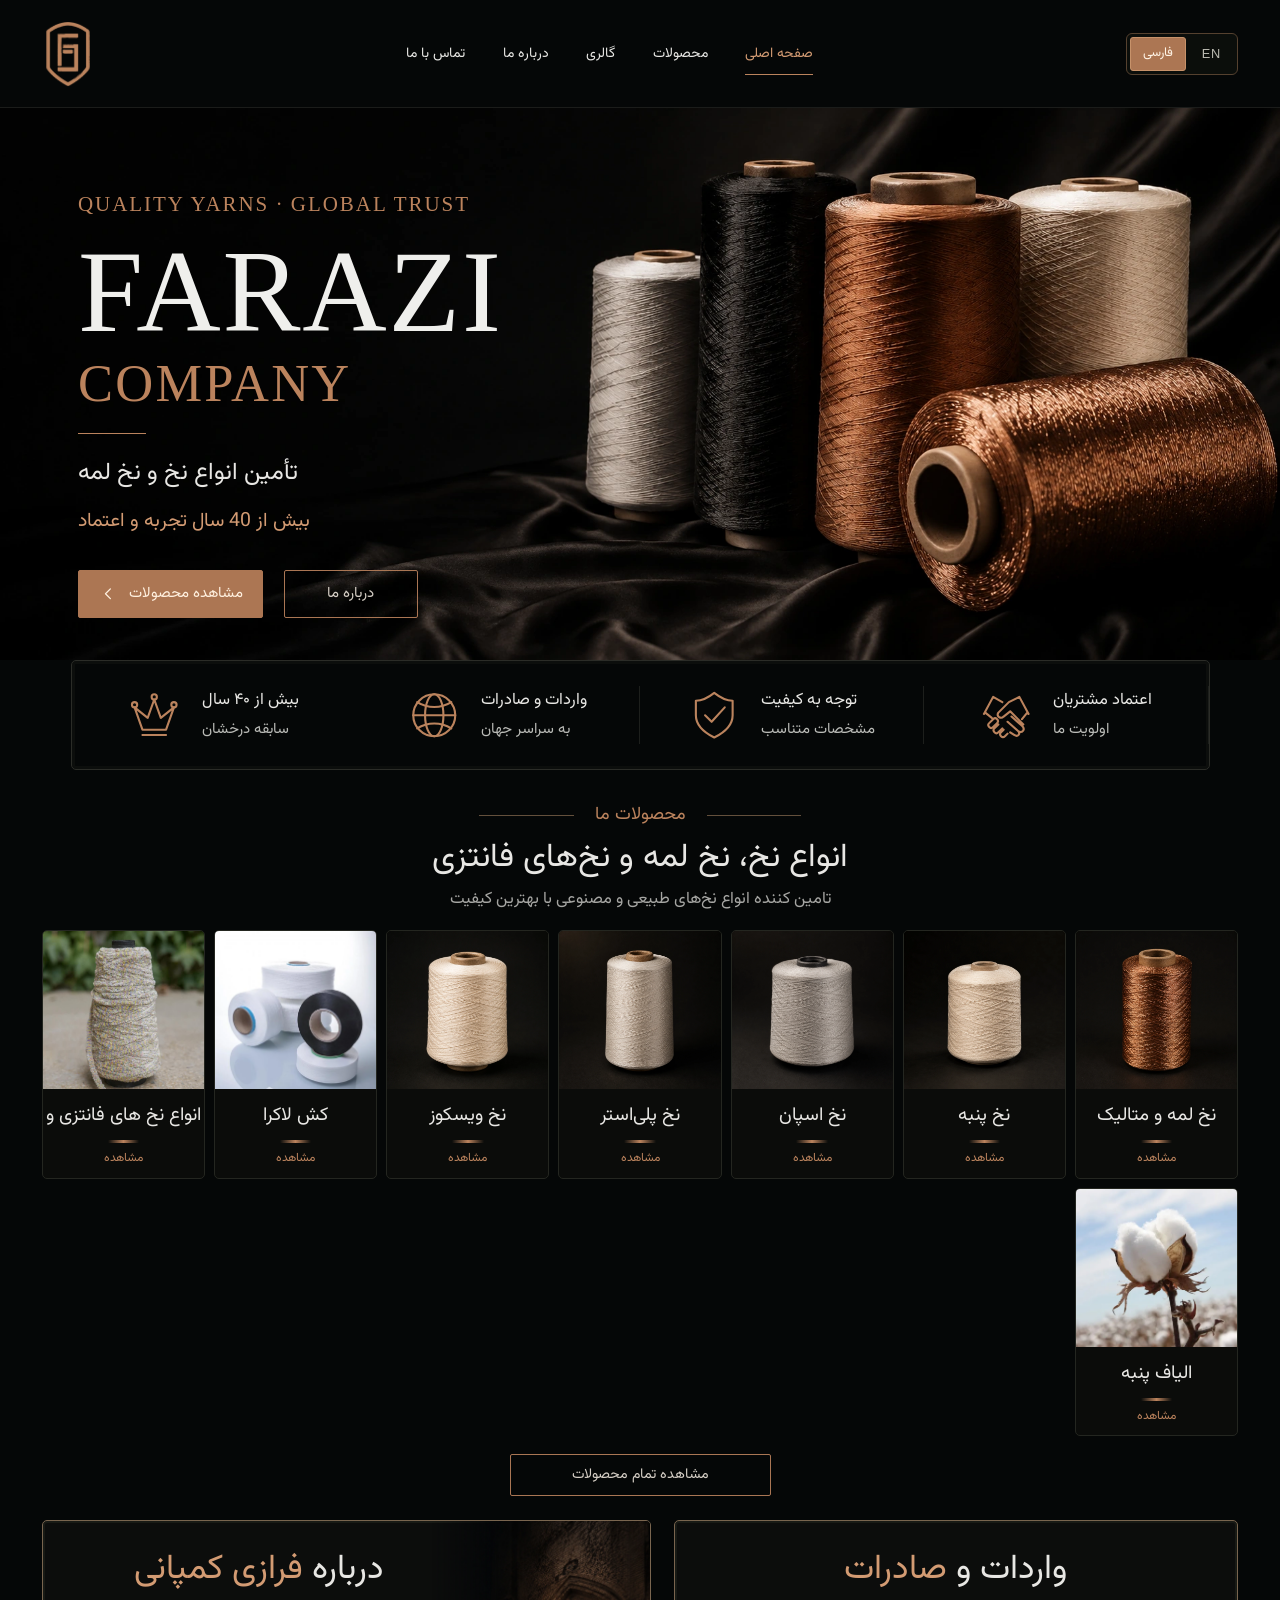
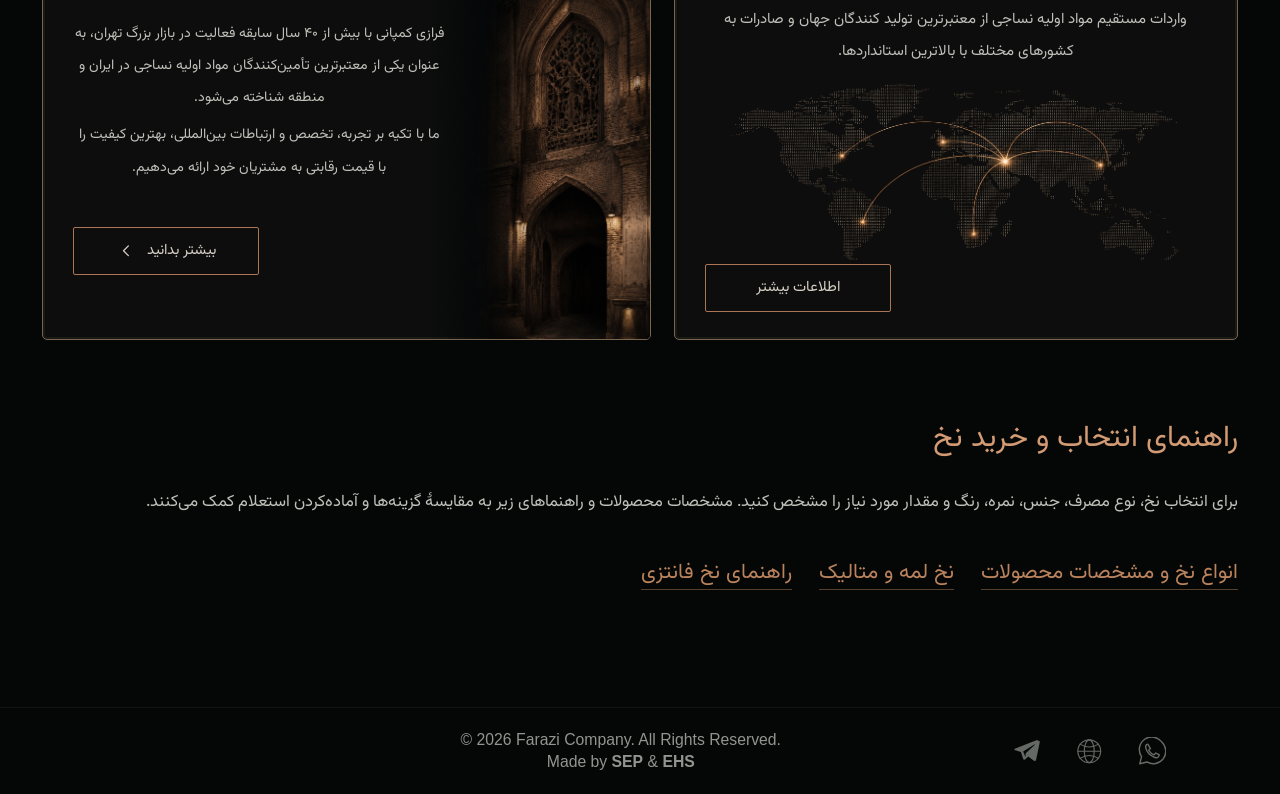
<file: index.html>
<!DOCTYPE html>
<html lang="fa" dir="rtl">
  <head>
    <meta charset="utf-8" />
    <meta name="viewport" content="width=device-width, initial-scale=1" />
    <meta name="theme-color" content="#050707" />

    <link
      rel="icon"
      href="logo/farazi-symbol-transparent.png"
      type="image/png"
    />
    <link
      rel="preload"
      href="assets/fonts/Vazirmatn-Regular.woff2"
      as="font"
      type="font/woff2"
      crossorigin
    />
    <link rel="preload" href="assets/generated/hero-yarns-v2.webp" as="image" />
    <link rel="stylesheet" href="styles.css" />
    <script src="products-data.js" defer></script>
    <script src="gallery-data.js" defer></script>
    <script src="script.js" defer></script>

    <link rel="stylesheet" href="pages.css" />

    <title>تأمین انواع نخ و نخ لمه | فرازی کمپانی</title>
    <meta
      name="description"
      content="فرازی کمپانی با بیش از ۴۰ سال تجربه در بازار نساجی و ۱۵ سال تخصص در نخ لمه؛ تأمین، واردات، صادرات و تجارت انواع نخ و مواد اولیه نساجی."
    />
    <meta
      data-seo="true"
      name="robots"
      content="index, follow, max-image-preview:large"
    />
    <meta data-seo="true" property="og:type" content="website" />
    <meta data-seo="true" property="og:site_name" content="Farazi Company" />
    <meta
      data-seo="true"
      property="og:title"
      content="تأمین انواع نخ و نخ لمه | فرازی کمپانی"
    />
    <meta
      data-seo="true"
      property="og:description"
      content="فرازی کمپانی با بیش از ۴۰ سال تجربه در بازار نساجی و ۱۵ سال تخصص در نخ لمه؛ تأمین، واردات، صادرات و تجارت انواع نخ و مواد اولیه نساجی."
    />
    <meta data-seo="true" property="og:locale" content="fa_IR" />
    <meta data-seo="true" property="og:locale:alternate" content="en_US" />
    <meta data-seo="true" name="twitter:card" content="summary_large_image" />
    <meta
      data-seo="true"
      name="twitter:title"
      content="تأمین انواع نخ و نخ لمه | فرازی کمپانی"
    />
    <meta
      data-seo="true"
      name="twitter:description"
      content="فرازی کمپانی با بیش از ۴۰ سال تجربه در بازار نساجی و ۱۵ سال تخصص در نخ لمه؛ تأمین، واردات، صادرات و تجارت انواع نخ و مواد اولیه نساجی."
    />
    <link
      data-seo="true"
      rel="canonical"
      href="https://farazicompanyfc.com/index.html"
    />
    <link
      data-seo="true"
      rel="alternate"
      hreflang="fa"
      href="https://farazicompanyfc.com/index.html"
    />
    <link
      data-seo="true"
      rel="alternate"
      hreflang="en"
      href="https://farazicompanyfc.com/index.en.html"
    />
    <link
      data-seo="true"
      rel="alternate"
      hreflang="x-default"
      href="https://farazicompanyfc.com/index.html"
    />
    <meta
      data-seo="true"
      property="og:url"
      content="https://farazicompanyfc.com/index.html"
    />
    <meta
      data-seo="true"
      property="og:image"
      content="https://farazicompanyfc.com/assets/products/metallic-02.webp"
    />
    <meta
      data-seo="true"
      property="og:image:alt"
      content="Farazi Company textile yarns"
    />
    <meta
      data-seo="true"
      name="twitter:image"
      content="https://farazicompanyfc.com/assets/products/metallic-02.webp"
    />
    <script data-seo="true" type="application/ld+json">
      {
        "@context": "https://schema.org",
        "@type": "WebPage",
        "name": "تأمین انواع نخ و نخ لمه | فرازی کمپانی",
        "description": "فرازی کمپانی با بیش از ۴۰ سال تجربه در بازار نساجی و ۱۵ سال تخصص در نخ لمه؛ تأمین، واردات، صادرات و تجارت انواع نخ و مواد اولیه نساجی.",
        "inLanguage": "fa",
        "publisher": {
          "@type": "Organization",
          "name": "Farazi Company",
          "alternateName": "فرازی کمپانی",
          "@id": "https://farazicompanyfc.com/index.html#organization",
          "url": "https://farazicompanyfc.com/index.html",
          "logo": "https://farazicompanyfc.com/logo/farazi-symbol-copper.svg"
        },
        "url": "https://farazicompanyfc.com/index.html"
      }
    </script>
  </head>
  <body data-page="home">
    <a class="skip-link" href="#main" data-en="Skip to content"
      >رفتن به محتوای اصلی</a
    >
    <svg
      class="icon-library"
      xmlns="http://www.w3.org/2000/svg"
      aria-hidden="true"
    >
      <symbol id="i-arrow" viewbox="0 0 24 24">
        <path d="m14 6-6 6 6 6"></path>
      </symbol>
      <symbol id="i-chevron" viewbox="0 0 24 24">
        <path d="m6 9 6 6 6-6"></path>
      </symbol>
      <symbol id="i-crown" viewbox="0 0 40 40">
        <path d="m5 14 6 17h18l6-17-10 8-5-14-5 14-10-8Zm6 21h18"></path>
        <circle cx="5" cy="12" r="2"></circle>
        <circle cx="20" cy="6" r="2"></circle>
        <circle cx="35" cy="12" r="2"></circle>
      </symbol>
      <symbol id="i-globe" viewbox="0 0 40 40">
        <circle cx="20" cy="20" r="16"></circle>
        <ellipse cx="20" cy="20" rx="7" ry="16"></ellipse>
        <path d="M4 20h32M7 10c8 5 18 5 26 0M7 30c8-5 18-5 26 0"></path>
      </symbol>
      <symbol id="i-shield" viewbox="0 0 40 40">
        <path
          d="M20 3c5 4 10 6 14 6v11c0 9-8 14-14 17C14 34 6 29 6 20V9c4 0 9-2 14-6Z"
        ></path>
        <path d="m13 20 5 5 10-11"></path>
      </symbol>
      <symbol id="i-handshake" viewbox="0 0 40 40">
        <path
          d="m3 19 7-13 7 4M37 19 30 6l-8 4-8 8c-2 3 2 5 4 3l5-4 10 10M4 18l5 4m27-4-4 5M10 23l-3 3c-2 2 1 5 3 3l3-3c2-2-1-5-3-3Zm4 4-3 3c-2 2 1 5 3 3l3-3m1 1-2 2c-2 2 1 5 3 3l2-2m2-1 3 2c3 2 5-1 3-3l-8-7m8 7c3 2 6-1 3-4l-8-7"
        ></path>
      </symbol>
      <symbol id="i-phone" viewbox="0 0 32 32">
        <path
          d="m8 3 5 7-4 4c3 5 5 7 10 9l4-4 7 5c-1 6-5 7-9 5C12 25 6 20 3 11 1 7 3 4 8 3ZM20 3c5 1 8 4 9 9M19 8c3 1 4 2 5 5"
        ></path>
      </symbol>
      <symbol id="i-whatsapp" viewbox="0 0 32 32">
        <path d="M27 6a14 14 0 0 1-17 22l-8 2 2-8A14 14 0 0 1 27 6Z"></path>
        <path
          d="m11 8 3 5-2 2c2 3 3 4 6 5l2-2 4 2c-1 4-4 4-7 2-4-2-7-5-8-9-1-3 0-5 2-5Z"
        ></path>
      </symbol>
      <symbol id="i-telegram" viewbox="0 0 24 24">
        <path
          fill="currentColor"
          stroke="none"
          d="M21.6 2.4 2.9 9.6c-1.3.5-1.3 1.2-.2 1.5l4.8 1.5 1.8 5.6c.2.7.1 1 .9 1 .6 0 .9-.3 1.2-.6l2.3-2.2 4.8 3.5c.9.5 1.5.3 1.8-.8l3-14.3c.4-1.4-.5-2-1.7-1.4ZM9.4 12.3l9.4-5.9c.5-.3.9-.1.5.2l-7.7 7-.3 3.3-1.9-4.6Z"
        ></path>
      </symbol>
      <symbol id="i-mail" viewbox="0 0 32 32">
        <rect x="2" y="5" width="28" height="22" rx="1"></rect>
        <path d="m3 6 13 12L29 6M3 26l10-11m16 11L19 15"></path>
      </symbol>
      <symbol id="i-pin" viewbox="0 0 32 32">
        <path d="M27 13c0 8-11 17-11 17S5 21 5 13a11 11 0 1 1 22 0Z"></path>
        <circle cx="16" cy="12" r="4"></circle>
      </symbol>
      <symbol id="i-instagram" viewbox="0 0 32 32">
        <rect x="4" y="4" width="24" height="24" rx="7"></rect>
        <circle cx="16" cy="16" r="6"></circle>
        <circle cx="24" cy="8" r="1" fill="currentColor" stroke="none"></circle>
      </symbol>
      <symbol id="i-linkedin" viewbox="0 0 32 32">
        <rect x="4" y="4" width="24" height="24" rx="3"></rect>
        <path d="M10 14v10m6 0V14m0 4c0-5 7-5 7 0v6"></path>
        <circle cx="10" cy="9" r="1" fill="currentColor"></circle>
      </symbol>
      <symbol id="i-close" viewbox="0 0 24 24">
        <path d="m6 6 12 12M6 18 18 6"></path>
      </symbol>
      <symbol id="i-menu" viewbox="0 0 24 24">
        <path d="M3 6h18M3 12h18M3 18h18"></path>
      </symbol>
    </svg>
    <header class="site-header" id="home">
      <div class="header-inner container">
        <a class="brand" href="#home" aria-label="فرازی کمپانی، صفحه اصلی"
          ><img
            class="brand-symbol"
            src="logo/farazi-symbol-copper.svg"
            width="385"
            height="550"
            alt="Farazi Company"
        /></a>
        <nav class="main-nav" id="main-nav" aria-label="منوی اصلی">
          <a class="active" href="#home" data-en="Home">صفحه اصلی</a>
          <a href="products.html" data-en="Products">محصولات</a>
          <button type="button" data-dialog="gallery" data-en="Gallery">
            گالری
          </button>
          <a href="about.html" data-en="About us">درباره ما</a>
          <a href="contact.html" data-en="Contact us">تماس با ما</a>
        </nav>
        <div class="header-tools">
          <div
            class="language-switch"
            role="group"
            aria-label="زبان سایت"
            dir="ltr"
          >
            <a
              data-language="fa"
              lang="fa"
              aria-label="فارسی"
              href="index.html"
              hreflang="fa"
              aria-current="page"
            >
              فارسی</a
            ><a
              data-language="en"
              lang="en"
              aria-label="English"
              href="index.en.html"
              hreflang="en"
              aria-current="false"
            >
              EN
            </a>
          </div>
          <button
            class="menu-toggle"
            id="menu-toggle"
            type="button"
            aria-label="باز کردن منو"
            aria-expanded="false"
            aria-controls="main-nav"
          >
            <svg class="icon"><use href="#i-menu"></use></svg>
          </button>
        </div>
      </div>
    </header>
    <main id="main">
      <section class="hero" aria-labelledby="hero-title">
        <div class="hero-inner">
          <div class="hero-copy">
            <p class="hero-eyebrow" lang="en" dir="ltr">
              QUALITY YARNS · GLOBAL TRUST
            </p>
            <p class="hero-brand" lang="en" dir="ltr">
              FARAZI<span>COMPANY</span>
            </p>
            <div class="copper-rule"></div>
            <h1
              id="hero-title"
              class="hero-description"
              data-en="Yarn and metallic yarn sourcing"
            >
              تأمین انواع نخ و نخ لمه
            </h1>
            <p
              class="hero-trust"
              data-en="Over 40 years of experience and trust"
            >
              بیش از 40 سال تجربه و اعتماد
            </p>
            <div class="hero-actions">
              <a class="button button-filled" href="#products"
                ><span data-en="View products">مشاهده محصولات</span
                ><svg class="icon"><use href="#i-arrow"></use></svg
              ></a>
              <a class="button" href="about.html" data-en="About us"
                >درباره ما</a
              >
            </div>
          </div>
        </div>
      </section>
      <section class="trust-strip" aria-label="مزیت‌های فرازی کمپانی">
        <div class="trust-item">
          <svg class="icon"><use href="#i-handshake"></use></svg>
          <p>
            <span data-en="Customer trust">اعتماد مشتریان</span
            ><small data-en="Our priority">اولویت ما</small>
          </p>
        </div>
        <div class="trust-item">
          <svg class="icon"><use href="#i-shield"></use></svg>
          <p>
            <span data-en="Attention to quality">توجه به کیفیت</span
            ><small data-en="Suitable specifications">مشخصات متناسب</small>
          </p>
        </div>
        <div class="trust-item">
          <svg class="icon"><use href="#i-globe"></use></svg>
          <p>
            <span data-en="Import &amp; export">واردات و صادرات</span
            ><small data-en="Across the world">به سراسر جهان</small>
          </p>
        </div>
        <div class="trust-item">
          <svg class="icon"><use href="#i-crown"></use></svg>
          <p>
            <span data-en="Over 40 years">بیش از ۴۰ سال</span
            ><small data-en="A distinguished history">سابقه درخشان</small>
          </p>
        </div>
      </section>
      <section
        class="products-section container"
        id="products"
        aria-labelledby="products-title"
      >
        <div class="section-heading">
          <p class="section-kicker" data-en="Our products">محصولات ما</p>
          <h2
            id="products-title"
            data-en="Types of yarn, metallic yarn, and fancy yarns"
          >
            انواع نخ، نخ لمه و نخ‌های فانتزی
          </h2>
          <p
            data-en="Supplier of various high-quality natural and synthetic yarns."
          >
            تامین کننده انواع نخ‌های طبیعی و مصنوعی با بهترین کیفیت
          </p>
        </div>
        <div class="product-grid" id="product-grid" style="--home-columns: 6">
          <button class="product-card" type="button" data-product="0">
            <div class="asset-frame product-art">
              <img
                src="assets/products/metallic-02.webp"
                alt="نخ لمه و متالیک"
                loading="lazy"
                decoding="async"
              />
            </div>
            <div class="product-info">
              <h3>نخ لمه و متالیک</h3>
              <span class="view-label">مشاهده</span>
            </div></button
          ><button class="product-card" type="button" data-product="1">
            <div class="asset-frame product-art">
              <img
                src="assets/generated/cotton.webp"
                alt="نخ پنبه"
                loading="lazy"
                decoding="async"
              />
            </div>
            <div class="product-info">
              <h3>نخ پنبه</h3>
              <span class="view-label">مشاهده</span>
            </div></button
          ><button class="product-card" type="button" data-product="2">
            <div class="asset-frame product-art">
              <img
                src="assets/generated/spun.webp"
                alt="نخ اسپان"
                loading="lazy"
                decoding="async"
              />
            </div>
            <div class="product-info">
              <h3>نخ اسپان</h3>
              <span class="view-label">مشاهده</span>
            </div></button
          ><button class="product-card" type="button" data-product="3">
            <div class="asset-frame product-art">
              <img
                src="assets/generated/polyester.webp"
                alt="نخ پلی‌استر "
                loading="lazy"
                decoding="async"
              />
            </div>
            <div class="product-info">
              <h3>نخ پلی‌استر</h3>
              <span class="view-label">مشاهده</span>
            </div></button
          ><button class="product-card" type="button" data-product="4">
            <div class="asset-frame product-art">
              <img
                src="assets/generated/viscose.webp"
                alt=" نخ ویسکوز"
                loading="lazy"
                decoding="async"
              />
            </div>
            <div class="product-info">
              <h3>نخ ویسکوز</h3>
              <span class="view-label">مشاهده</span>
            </div></button
          ><button class="product-card" type="button" data-product="5">
            <div class="asset-frame product-art">
              <img
                src="assets/products/lycra-01.webp"
                alt="کش لاکرا"
                loading="lazy"
                decoding="async"
              />
            </div>
            <div class="product-info">
              <h3>کش لاکرا</h3>
              <span class="view-label">مشاهده</span>
            </div>
          </button>
        </div>
        <a
          class="button all-products"
          href="products.html"
          data-en="View all products"
        >
          مشاهده تمام محصولات
        </a>
      </section>
      <div class="story-grid container">
        <section
          class="story-panel trade-panel"
          id="trade"
          aria-labelledby="trade-title"
        >
          <h2 id="trade-title">
            <span data-en="Import &amp; ">واردات و </span
            ><em data-en="export">صادرات</em>
          </h2>
          <p
            data-en="Direct import of textile raw materials from the world&#x27;s most reputable manufacturers and export to various countries, adhering to the highest standards."
          >
            واردات مستقیم مواد اولیه نساجی از معتبرترین تولید کنندگان جهان و
            صادرات به کشورهای مختلف با بالاترین استانداردها.
          </p>
          <div
            class="asset-frame map-art"
            role="img"
            aria-label="نقشه ارتباطات تجاری در سراسر جهان"
          >
            <img
              src="assets/generated/global-trade.webp"
              alt=""
              loading="lazy"
            />
          </div>
          <button
            class="button panel-button"
            type="button"
            data-dialog="trade"
            data-en="More information"
          >
            اطلاعات بیشتر
          </button>
        </section>
        <section
          class="story-panel about-panel"
          id="about"
          aria-labelledby="about-title"
        >
          <div
            class="asset-frame bazaar-art"
            role="img"
            aria-label="تصویرسازی الهام‌گرفته از معماری بازار تهران"
          >
            <img
              src="assets/generated/tehran-bazaar.webp"
              alt=""
              loading="lazy"
            />
          </div>
          <div class="about-content">
            <h2 id="about-title">
              <span data-en="About ">درباره </span
              ><em data-en="Farazi Company">فرازی کمپانی</em>
            </h2>
            <p
              data-en="Farazi Company, with over 40 years of experience in Tehran’s Grand Bazaar, is recognized as one of the leading suppliers of textile raw materials in Iran and the region."
            >
              فرازی کمپانی با بیش از ۴۰ سال سابقه فعالیت در بازار بزرگ تهران، به
              عنوان یکی از معتبرترین تأمین‌کنندگان مواد اولیه نساجی در ایران و
              منطقه شناخته می‌شود.
            </p>
            <p
              data-en="Backed by decades of experience, industry expertise, and strong international partnerships, we deliver premium-quality textile raw materials at competitive prices."
            >
              ما با تکیه بر تجربه، تخصص و ارتباطات بین‌المللی، بهترین کیفیت را
              با قیمت رقابتی به مشتریان خود ارائه می‌دهیم.
            </p>
            <a class="button panel-button" href="about.html">
              <span data-en="Discover more">بیشتر بدانید</span
              ><svg class="icon"><use href="#i-arrow"></use></svg>
            </a>
          </div>
        </section>
      </div>
      <section class="container yarn-overview">
        <h2 data-en="Yarn selection and buying guides">
          راهنمای انتخاب و خرید نخ
        </h2>
        <p
          data-en="Define the end use, fibre, count, colour and quantity you need. The product specifications and guides below help you compare options and prepare an enquiry."
        >
          برای انتخاب نخ، نوع مصرف، جنس، نمره، رنگ و مقدار مورد نیاز را مشخص
          کنید. مشخصات محصولات و راهنماهای زیر به مقایسهٔ گزینه‌ها و آماده‌کردن
          استعلام کمک می‌کنند.
        </p>
        <nav class="yarn-links" aria-label="راهنمای نخ">
          <a href="products.html" data-en="Yarn types and specifications"
            >انواع نخ و مشخصات محصولات</a
          ><a href="lame-yarn.html" data-en="Metallic yarn">نخ لمه و متالیک</a
          ><a href="fancy-yarn.html" data-en="Fancy yarn guide"
            >راهنمای نخ فانتزی</a
          >
        </nav>
      </section>
    </main>

    <div class="footer-bottom">
      <div class="footer-copy">
        <p lang="en" dir="ltr">
          © <span data-copyright-year>2026</span> Farazi Company. All Rights
          Reserved.
        </p>

        <p class="made-by" lang="en" dir="ltr">
          Made by
          <a
            href="https://sepidemalek.ir/"
            target="_blank"
            rel="noopener noreferrer"
            >SEP</a
          >
          &
          <a href="https://ehsntb.ir/" target="_blank" rel="noopener noreferrer"
            >EHS</a
          >
        </p>
      </div>

      <div class="social-links" aria-label="راه‌های ارتباطی">
        <a
          href="https://t.me/FARAZICOMPANYFC"
          target="_blank"
          rel="noopener noreferrer"
          aria-label="Telegram"
        >
          <svg class="icon"><use href="#i-telegram"></use></svg>
        </a>
        <a
          href="https://linku.page/H9RUVF8G"
          target="_blank"
          rel="noopener noreferrer"
          aria-label="Digital business card"
        >
          <svg class="icon"><use href="#i-globe"></use></svg>
        </a>
        <a
          href="https://wa.me/989123951302"
          target="_blank"
          rel="noopener noreferrer"
          aria-label="WhatsApp"
        >
          <svg class="icon"><use href="#i-whatsapp"></use></svg>
        </a>
      </div>
    </div>

    <dialog
      class="detail-dialog"
      id="detail-dialog"
      aria-labelledby="dialog-title"
    >
      <button class="dialog-close" type="button" aria-label="بستن پنجره">
        <svg class="icon"><use href="#i-close"></use></svg>
      </button>
      <div id="dialog-content"></div>
    </dialog>
  </body>
</html>
</file>
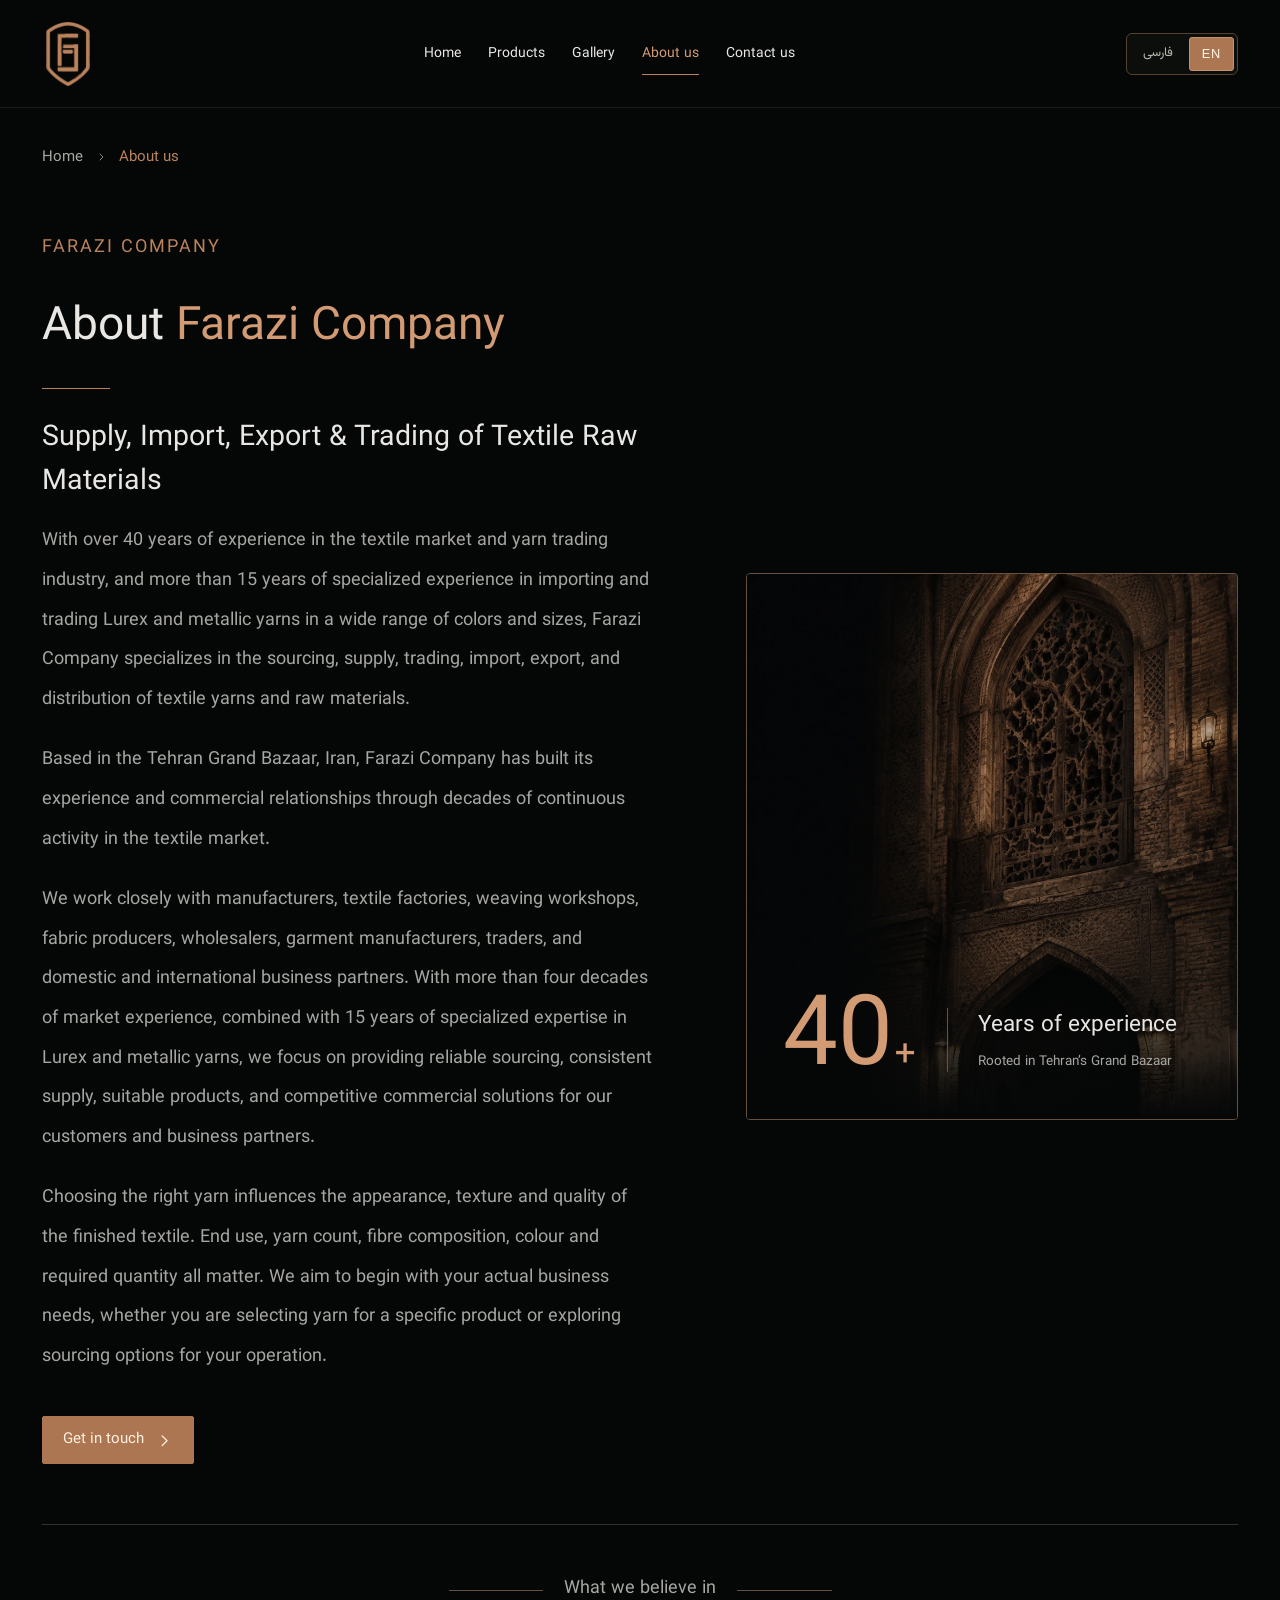
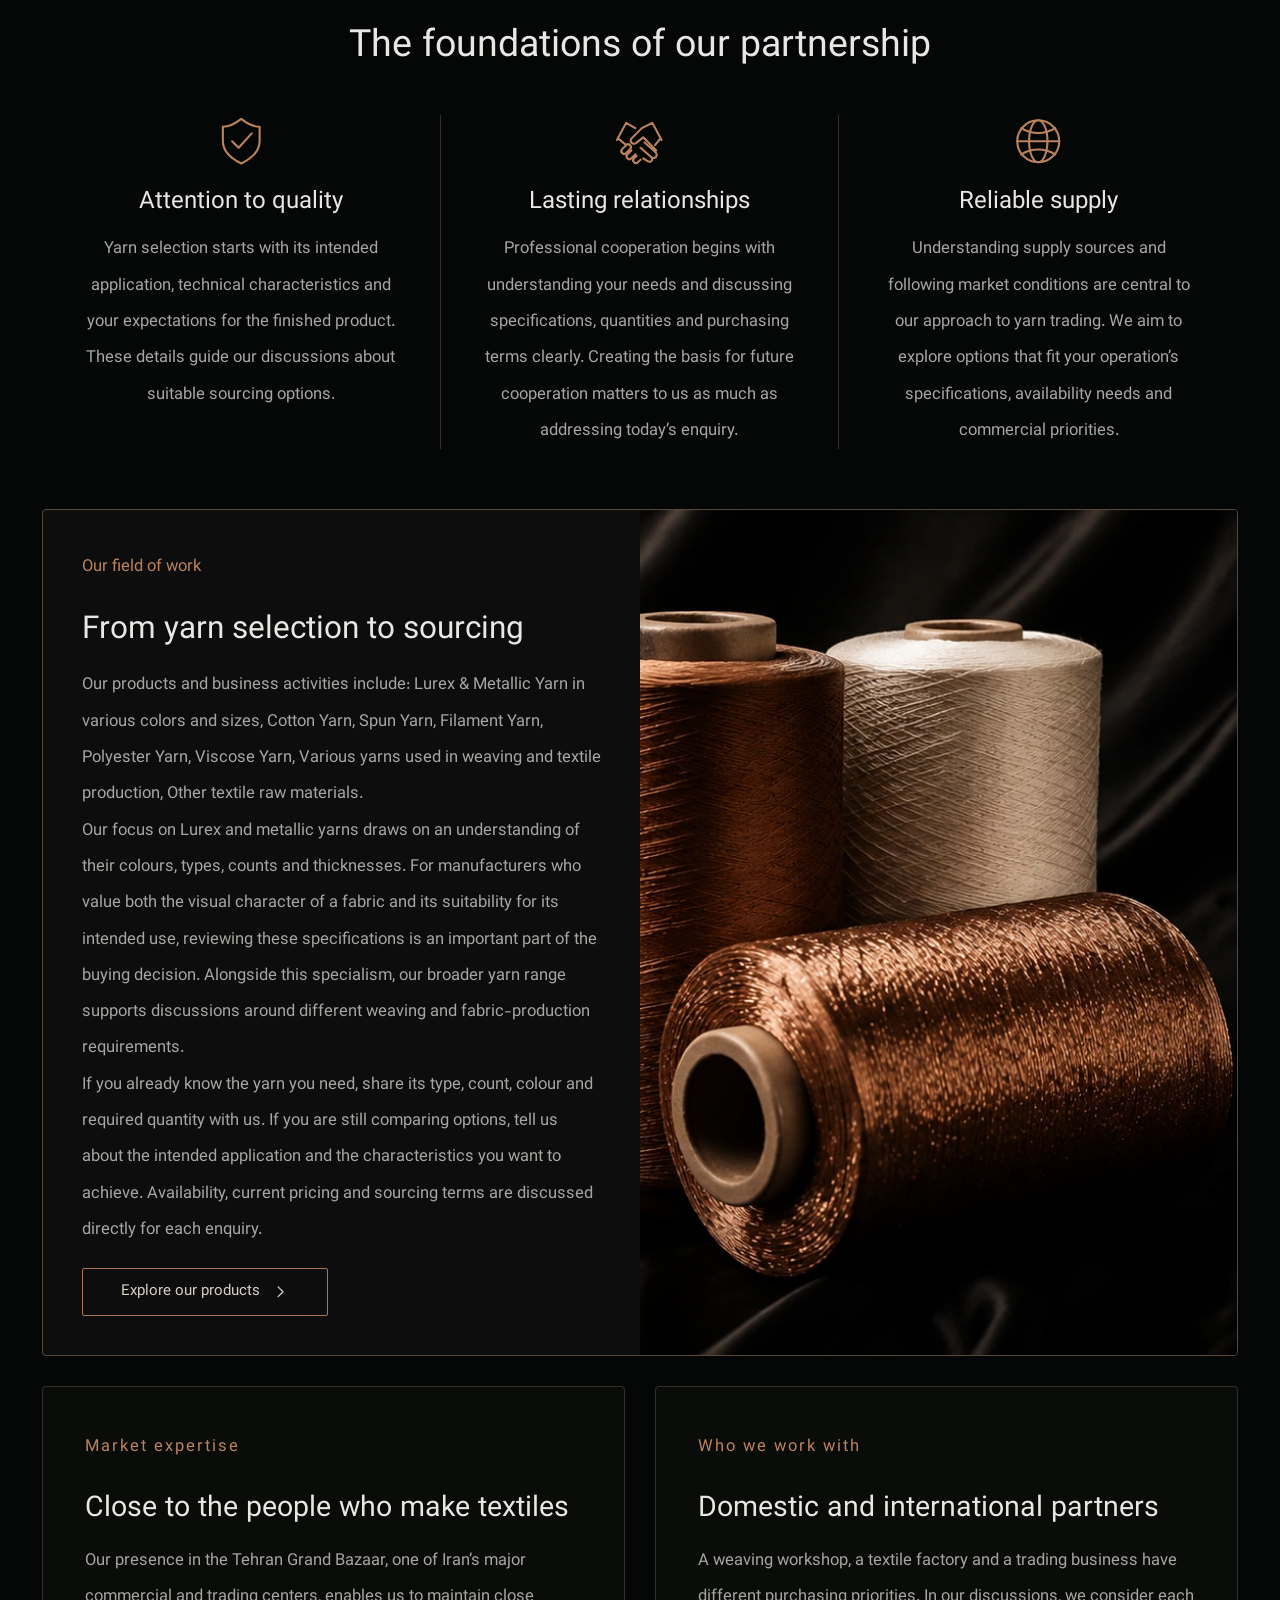
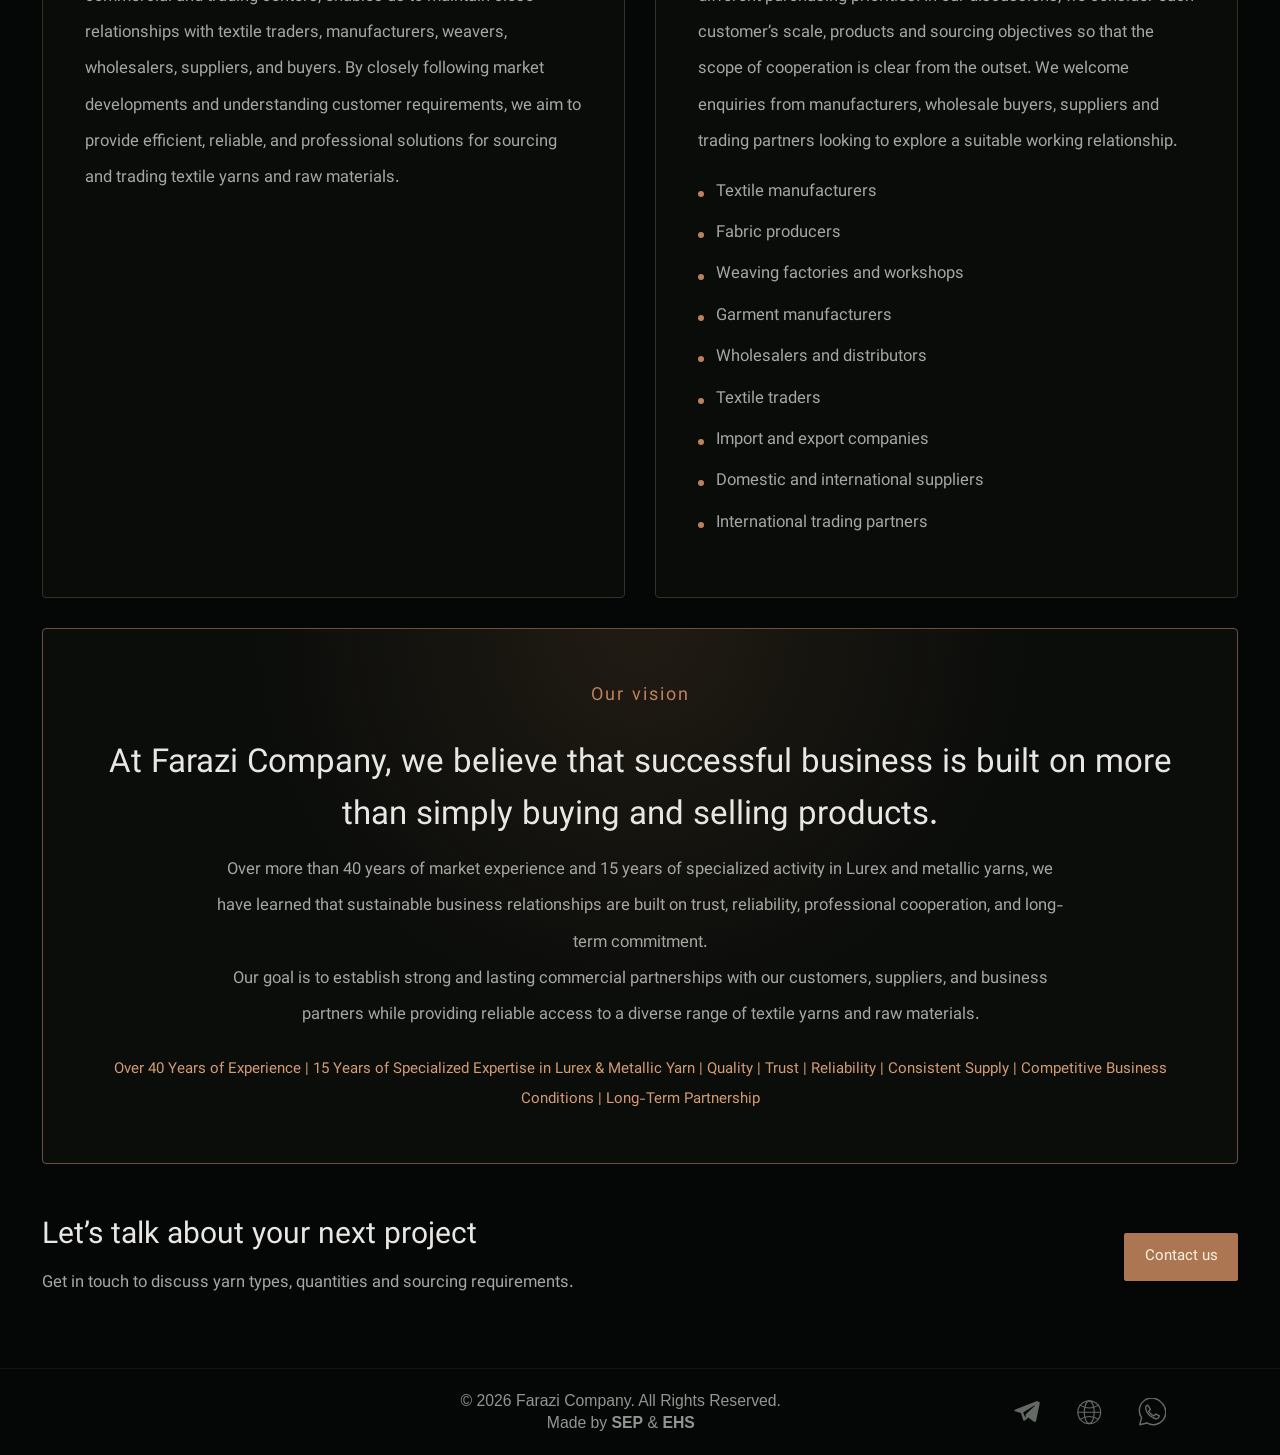
<file: about.en.html>
<!DOCTYPE html>
<html lang="en" dir="ltr">
  <head>
    <meta charset="utf-8" />
    <meta name="viewport" content="width=device-width, initial-scale=1" />
    <meta name="theme-color" content="#050707" />

    <link
      rel="icon"
      href="logo/farazi-symbol-transparent.png"
      type="image/png"
    />
    <link
      rel="preload"
      href="assets/fonts/Vazirmatn-Regular.woff2"
      as="font"
      type="font/woff2"
      crossorigin
    />

    <link rel="stylesheet" href="styles.css" />
    <link rel="stylesheet" href="pages.css" />
    <script src="products-data.js" defer></script>
    <script src="gallery-data.js" defer></script>
    <script src="script.js" defer></script>

    <title>About Farazi Company | Textile Material Sourcing</title>
    <meta
      name="description"
      content="Learn about Farazi Company’s 40+ years in the textile market, 15 years of Lurex expertise, sourcing capabilities and long-term partnership approach."
    />
    <meta
      data-seo="true"
      name="robots"
      content="index, follow, max-image-preview:large"
    />
    <meta data-seo="true" property="og:type" content="website" />
    <meta data-seo="true" property="og:site_name" content="Farazi Company" />
    <meta
      data-seo="true"
      property="og:title"
      content="About Farazi Company | Textile Material Sourcing"
    />
    <meta
      data-seo="true"
      property="og:description"
      content="Learn about Farazi Company’s 40+ years in the textile market, 15 years of Lurex expertise, sourcing capabilities and long-term partnership approach."
    />
    <meta data-seo="true" property="og:locale" content="en_US" />
    <meta data-seo="true" property="og:locale:alternate" content="fa_IR" />
    <meta data-seo="true" name="twitter:card" content="summary_large_image" />
    <meta
      data-seo="true"
      name="twitter:title"
      content="About Farazi Company | Textile Material Sourcing"
    />
    <meta
      data-seo="true"
      name="twitter:description"
      content="Learn about Farazi Company’s 40+ years in the textile market, 15 years of Lurex expertise, sourcing capabilities and long-term partnership approach."
    />
    <link
      data-seo="true"
      rel="canonical"
      href="https://farazicompanyfc.com/about.en.html"
    />
    <link
      data-seo="true"
      rel="alternate"
      hreflang="fa"
      href="https://farazicompanyfc.com/about.html"
    />
    <link
      data-seo="true"
      rel="alternate"
      hreflang="en"
      href="https://farazicompanyfc.com/about.en.html"
    />
    <link
      data-seo="true"
      rel="alternate"
      hreflang="x-default"
      href="https://farazicompanyfc.com/about.html"
    />
    <meta
      data-seo="true"
      property="og:url"
      content="https://farazicompanyfc.com/about.en.html"
    />
    <meta
      data-seo="true"
      property="og:image"
      content="https://farazicompanyfc.com/assets/products/metallic-02.webp"
    />
    <meta
      data-seo="true"
      property="og:image:alt"
      content="Farazi Company textile yarns"
    />
    <meta
      data-seo="true"
      name="twitter:image"
      content="https://farazicompanyfc.com/assets/products/metallic-02.webp"
    />
    <script data-seo="true" type="application/ld+json">
      {
        "@context": "https://schema.org",
        "@type": "AboutPage",
        "name": "About Farazi Company | Textile Material Sourcing",
        "description": "Learn about Farazi Company’s 40+ years in the textile market, 15 years of Lurex expertise, sourcing capabilities and long-term partnership approach.",
        "inLanguage": "en",
        "publisher": {
          "@type": "Organization",
          "name": "Farazi Company",
          "alternateName": "فرازی کمپانی",
          "@id": "https://farazicompanyfc.com/index.html#organization",
          "url": "https://farazicompanyfc.com/index.html",
          "logo": "https://farazicompanyfc.com/logo/farazi-symbol-copper.svg"
        },
        "url": "https://farazicompanyfc.com/about.en.html",
        "breadcrumb": {
          "@type": "BreadcrumbList",
          "itemListElement": [
            {
              "@type": "ListItem",
              "position": 1,
              "name": "Home",
              "item": "https://farazicompanyfc.com/index.en.html"
            },
            {
              "@type": "ListItem",
              "position": 2,
              "name": "About Farazi Company | Textile Material Sourcing",
              "item": "https://farazicompanyfc.com/about.en.html"
            }
          ]
        }
      }
    </script>
  </head>
  <body data-page="about">
    <a
      class="skip-link"
      href="#main"
      data-en="Skip to content"
      data-fa="رفتن به محتوای اصلی"
      >Skip to content</a
    >
    <svg
      class="icon-library"
      xmlns="http://www.w3.org/2000/svg"
      aria-hidden="true"
    >
      <symbol id="i-arrow" viewbox="0 0 24 24">
        <path d="m14 6-6 6 6 6"></path>
      </symbol>
      <symbol id="i-chevron" viewbox="0 0 24 24">
        <path d="m6 9 6 6 6-6"></path>
      </symbol>
      <symbol id="i-crown" viewbox="0 0 40 40">
        <path d="m5 14 6 17h18l6-17-10 8-5-14-5 14-10-8Zm6 21h18"></path>
        <circle cx="5" cy="12" r="2"></circle>
        <circle cx="20" cy="6" r="2"></circle>
        <circle cx="35" cy="12" r="2"></circle>
      </symbol>
      <symbol id="i-globe" viewbox="0 0 40 40">
        <circle cx="20" cy="20" r="16"></circle>
        <ellipse cx="20" cy="20" rx="7" ry="16"></ellipse>
        <path d="M4 20h32M7 10c8 5 18 5 26 0M7 30c8-5 18-5 26 0"></path>
      </symbol>
      <symbol id="i-shield" viewbox="0 0 40 40">
        <path
          d="M20 3c5 4 10 6 14 6v11c0 9-8 14-14 17C14 34 6 29 6 20V9c4 0 9-2 14-6Z"
        ></path>
        <path d="m13 20 5 5 10-11"></path>
      </symbol>
      <symbol id="i-handshake" viewbox="0 0 40 40">
        <path
          d="m3 19 7-13 7 4M37 19 30 6l-8 4-8 8c-2 3 2 5 4 3l5-4 10 10M4 18l5 4m27-4-4 5M10 23l-3 3c-2 2 1 5 3 3l3-3c2-2-1-5-3-3Zm4 4-3 3c-2 2 1 5 3 3l3-3m1 1-2 2c-2 2 1 5 3 3l2-2m2-1 3 2c3 2 5-1 3-3l-8-7m8 7c3 2 6-1 3-4l-8-7"
        ></path>
      </symbol>
      <symbol id="i-phone" viewbox="0 0 32 32">
        <path
          d="m8 3 5 7-4 4c3 5 5 7 10 9l4-4 7 5c-1 6-5 7-9 5C12 25 6 20 3 11 1 7 3 4 8 3ZM20 3c5 1 8 4 9 9M19 8c3 1 4 2 5 5"
        ></path>
      </symbol>
      <symbol id="i-whatsapp" viewbox="0 0 32 32">
        <path d="M27 6a14 14 0 0 1-17 22l-8 2 2-8A14 14 0 0 1 27 6Z"></path>
        <path
          d="m11 8 3 5-2 2c2 3 3 4 6 5l2-2 4 2c-1 4-4 4-7 2-4-2-7-5-8-9-1-3 0-5 2-5Z"
        ></path>
      </symbol>
      <symbol id="i-telegram" viewbox="0 0 24 24">
        <path
          fill="currentColor"
          stroke="none"
          d="M21.6 2.4 2.9 9.6c-1.3.5-1.3 1.2-.2 1.5l4.8 1.5 1.8 5.6c.2.7.1 1 .9 1 .6 0 .9-.3 1.2-.6l2.3-2.2 4.8 3.5c.9.5 1.5.3 1.8-.8l3-14.3c.4-1.4-.5-2-1.7-1.4ZM9.4 12.3l9.4-5.9c.5-.3.9-.1.5.2l-7.7 7-.3 3.3-1.9-4.6Z"
        ></path>
      </symbol>
      <symbol id="i-mail" viewbox="0 0 32 32">
        <rect x="2" y="5" width="28" height="22" rx="1"></rect>
        <path d="m3 6 13 12L29 6M3 26l10-11m16 11L19 15"></path>
      </symbol>
      <symbol id="i-pin" viewbox="0 0 32 32">
        <path d="M27 13c0 8-11 17-11 17S5 21 5 13a11 11 0 1 1 22 0Z"></path>
        <circle cx="16" cy="12" r="4"></circle>
      </symbol>
      <symbol id="i-instagram" viewbox="0 0 32 32">
        <rect x="4" y="4" width="24" height="24" rx="7"></rect>
        <circle cx="16" cy="16" r="6"></circle>
        <circle cx="24" cy="8" r="1" fill="currentColor" stroke="none"></circle>
      </symbol>
      <symbol id="i-linkedin" viewbox="0 0 32 32">
        <rect x="4" y="4" width="24" height="24" rx="3"></rect>
        <path d="M10 14v10m6 0V14m0 4c0-5 7-5 7 0v6"></path>
        <circle cx="10" cy="9" r="1" fill="currentColor"></circle>
      </symbol>
      <symbol id="i-close" viewbox="0 0 24 24">
        <path d="m6 6 12 12M6 18 18 6"></path>
      </symbol>
      <symbol id="i-menu" viewbox="0 0 24 24">
        <path d="M3 6h18M3 12h18M3 18h18"></path>
      </symbol>
    </svg>
    <header class="site-header" id="home">
      <div class="header-inner container">
        <a class="brand" href="index.en.html" aria-label="Farazi Company, home"
          ><img
            class="brand-symbol"
            src="logo/farazi-symbol-copper.svg"
            width="385"
            height="550"
            alt="Farazi Company"
        /></a>
        <nav class="main-nav" id="main-nav" aria-label="Main navigation">
          <a href="index.en.html" data-en="Home" data-fa="صفحه اصلی">Home</a>
          <a href="products.en.html" data-en="Products" data-fa="محصولات"
            >Products</a
          >
          <button
            type="button"
            data-dialog="gallery"
            data-en="Gallery"
            data-fa="
            گالری
          "
          >
            Gallery
          </button>
          <a
            class="active"
            aria-current="page"
            href="about.en.html"
            data-en="About us"
            data-fa="درباره ما"
            >About us</a
          >
          <a href="contact.en.html" data-en="Contact us" data-fa="تماس با ما"
            >Contact us</a
          >
        </nav>
        <div class="header-tools">
          <div
            class="language-switch"
            role="group"
            aria-label="Site language"
            dir="ltr"
          >
            <a
              data-language="fa"
              lang="fa"
              aria-label="فارسی"
              href="about.html"
              hreflang="fa"
              aria-current="false"
            >
              فارسی</a
            ><a
              data-language="en"
              lang="en"
              aria-label="English"
              href="about.en.html"
              hreflang="en"
              aria-current="page"
            >
              EN
            </a>
          </div>
          <button
            class="menu-toggle"
            id="menu-toggle"
            type="button"
            aria-label="Open menu"
            aria-expanded="false"
            aria-controls="main-nav"
          >
            <svg class="icon"><use href="#i-menu"></use></svg>
          </button>
        </div>
      </div>
    </header>
    <main id="main" class="inner-page">
      <div class="container">
        <nav class="breadcrumbs" aria-label="Breadcrumb">
          <a href="index.en.html" data-en="Home" data-fa="صفحه اصلی">Home</a
          ><svg class="icon"><use href="#i-arrow"></use></svg
          ><span data-en="About us" data-fa="درباره ما">About us</span>
        </nav>
        <section class="about-intro" aria-labelledby="about-page-title">
          <div class="intro-copy">
            <p class="page-overline" lang="en" dir="ltr">FARAZI COMPANY</p>
            <h1 id="about-page-title">
              <span data-en="About " data-fa="درباره ">About </span
              ><em data-en="Farazi Company" data-fa="فرازی کمپانی"
                >Farazi Company</em
              >
            </h1>
            <div class="copper-rule"></div>
            <h2
              data-en="Supply, Import, Export &amp; Trading of Textile Raw Materials"
              data-fa="
              تأمین، واردات، صادرات و تجارت مواد اولیه نساجی
            "
            >
              Supply, Import, Export & Trading of Textile Raw Materials
            </h2>
            <p
              data-en="With over 40 years of experience in the textile market and yarn
              trading industry, and more than 15 years of specialized experience
              in importing and trading Lurex and metallic yarns in a wide range
              of colors and sizes, Farazi Company specializes in the sourcing,
              supply, trading, import, export, and distribution of textile yarns
              and raw materials."
              data-fa="
              فرازی کمپانی با بیش از ۴۰ سال سابقه کاری و تجربه در بازار و صنعت
              نساجی و با ۱۵ سال فعالیت تخصصی در زمینه واردات و فروش انواع نخ لمه
              و نخ‌های متالیک در رنگ‌ها و سایزهای مختلف، با تمرکز بر تأمین،
              سورسینگ، تجارت، واردات و صادرات انواع نخ و مواد اولیه صنعت نساجی،
              یکی از مجموعه‌های فعال و تخصصی در بازار بزرگ تهران است.
            "
            >
              With over 40 years of experience in the textile market and yarn
              trading industry, and more than 15 years of specialized experience
              in importing and trading Lurex and metallic yarns in a wide range
              of colors and sizes, Farazi Company specializes in the sourcing,
              supply, trading, import, export, and distribution of textile yarns
              and raw materials.
            </p>
            <p
              data-en="Based in the Tehran Grand Bazaar, Iran, Farazi Company has built
              its experience and commercial relationships through decades of
              continuous activity in the textile market."
              data-fa="
              ما با بهره‌گیری از دهه‌ها تجربه، شناخت دقیق بازار نساجی و درک
              نیازهای تولیدکنندگان و فعالان این صنعت، تلاش می‌کنیم ارتباطی مطمئن
              و حرفه‌ای میان تأمین‌کنندگان، تولیدکنندگان، تجار و شرکای تجاری
              ایجاد کنیم.
            "
            >
              Based in the Tehran Grand Bazaar, Iran, Farazi Company has built
              its experience and commercial relationships through decades of
              continuous activity in the textile market.
            </p>
            <p
              data-en="We work closely with manufacturers, textile factories, weaving
              workshops, fabric producers, wholesalers, garment manufacturers,
              traders, and domestic and international business partners. With
              more than four decades of market experience, combined with 15
              years of specialized expertise in Lurex and metallic yarns, we
              focus on providing reliable sourcing, consistent supply, suitable
              products, and competitive commercial solutions for our customers
              and business partners."
              data-fa="
              هدف ما ارائه راهکارهای مناسب برای تأمین انواع نخ و مواد اولیه
              نساجی، با تمرکز بر کیفیت مناسب، تأمین مستمر، منابع معتبر و شرایط
              تجاری رقابتی است.
            "
            >
              We work closely with manufacturers, textile factories, weaving
              workshops, fabric producers, wholesalers, garment manufacturers,
              traders, and domestic and international business partners. With
              more than four decades of market experience, combined with 15
              years of specialized expertise in Lurex and metallic yarns, we
              focus on providing reliable sourcing, consistent supply, suitable
              products, and competitive commercial solutions for our customers
              and business partners.
            </p>
            <p
              data-en="Choosing the right yarn influences the appearance, texture and quality of the finished textile. End use, yarn count, fibre composition, colour and required quantity all matter. We aim to begin with your actual business needs, whether you are selecting yarn for a specific product or exploring sourcing options for your operation."
              data-fa="در تأمین مواد اولیه، انتخاب درست نخ بر ظاهر، بافت و کیفیت محصول نهایی اثر می‌گذارد. نوع مصرف، نمره نخ، ترکیب الیاف، رنگ و مقدار مورد نیاز، همگی در این انتخاب نقش دارند. رویکرد ما این است که گفت‌وگو را از نیاز واقعی کسب‌وکار شما آغاز کنیم؛ چه برای تولید یک محصول مشخص به دنبال نخ مناسب باشید و چه بخواهید گزینه‌های تأمین مجموعه خود را بررسی کنید."
            >
              Choosing the right yarn influences the appearance, texture and
              quality of the finished textile. End use, yarn count, fibre
              composition, colour and required quantity all matter. We aim to
              begin with your actual business needs, whether you are selecting
              yarn for a specific product or exploring sourcing options for your
              operation.
            </p>
            <a href="contact.en.html" class="button button-filled"
              ><span data-en="Get in touch" data-fa="گفت‌وگو با ما"
                >Get in touch</span
              ><svg class="icon"><use href="#i-arrow"></use></svg
            ></a>
          </div>
          <figure class="heritage-figure">
            <img
              src="assets/generated/tehran-bazaar.webp"
              alt="Illustration inspired by Tehran Bazaar architecture"
              width="887"
              height="1774"
              fetchpriority="high"
            />
            <figcaption>
              <strong>۴۰<span>+</span></strong>
              <div>
                <span data-en="Years of experience" data-fa="سال تجربه"
                  >Years of experience</span
                ><small
                  data-en="Rooted in Tehran’s Grand Bazaar"
                  data-fa="ریشه‌دار در بازار بزرگ تهران"
                  >Rooted in Tehran’s Grand Bazaar</small
                >
              </div>
            </figcaption>
          </figure>
        </section>
        <section class="values-section" aria-labelledby="values-title">
          <div class="inner-section-heading">
            <p
              class="section-kicker"
              data-en="What we believe in"
              data-fa="
              آنچه به آن باور داریم
            "
            >
              What we believe in
            </p>
            <h2
              id="values-title"
              data-en="The foundations of our partnership"
              data-fa="
              پایه‌های همکاری ما
            "
            >
              The foundations of our partnership
            </h2>
          </div>
          <div class="values-grid">
            <article>
              <svg class="icon"><use href="#i-shield"></use></svg>
              <h3 data-en="Attention to quality" data-fa="توجه به کیفیت">
                Attention to quality
              </h3>
              <p
                data-en="Yarn selection starts with its intended application, technical characteristics and your expectations for the finished product. These details guide our discussions about suitable sourcing options."
                data-fa="انتخاب مواد اولیه با توجه به کاربرد نهایی، ویژگی‌های نخ و انتظار شما از محصول انجام می‌شود. توجه به این جزئیات، مبنای گفت‌وگوی ما درباره گزینه‌های مناسب تأمین است."
              >
                Yarn selection starts with its intended application, technical
                characteristics and your expectations for the finished product.
                These details guide our discussions about suitable sourcing
                options.
              </p>
            </article>
            <article>
              <svg class="icon"><use href="#i-handshake"></use></svg>
              <h3 data-en="Lasting relationships" data-fa="رابطه‌ای ماندگار">
                Lasting relationships
              </h3>
              <p
                data-en="Professional cooperation begins with understanding your needs and discussing specifications, quantities and purchasing terms clearly. Creating the basis for future cooperation matters to us as much as addressing today’s enquiry."
                data-fa="همکاری حرفه‌ای با شناخت نیاز مشتری و گفت‌وگوی شفاف درباره مشخصات، مقدار و شرایط خرید آغاز می‌شود. برای ما، فراهم کردن زمینه همکاری‌های بعدی به اندازه پاسخ‌گویی به نیاز امروز شما اهمیت دارد."
              >
                Professional cooperation begins with understanding your needs
                and discussing specifications, quantities and purchasing terms
                clearly. Creating the basis for future cooperation matters to us
                as much as addressing today’s enquiry.
              </p>
            </article>
            <article>
              <svg class="icon"><use href="#i-globe"></use></svg>
              <h3 data-en="Reliable supply" data-fa="تأمین مستمر و مطمئن">
                Reliable supply
              </h3>
              <p
                data-en="Understanding supply sources and following market conditions are central to our approach to yarn trading. We aim to explore options that fit your operation’s specifications, availability needs and commercial priorities."
                data-fa="شناخت منابع تأمین و پیگیری شرایط بازار، بخشی از رویکرد ما به تجارت نخ است. هدف ما بررسی گزینه‌هایی است که از نظر مشخصات، دسترسی و شرایط تجاری با نیاز مجموعه شما تناسب داشته باشند."
              >
                Understanding supply sources and following market conditions are
                central to our approach to yarn trading. We aim to explore
                options that fit your operation’s specifications, availability
                needs and commercial priorities.
              </p>
            </article>
          </div>
        </section>
        <section class="sourcing-section" aria-labelledby="sourcing-title">
          <div class="sourcing-image">
            <img
              src="assets/generated/hero-yarns-v2.webp"
              alt="Ivory, black and copper yarn spools"
              loading="lazy"
              width="1900"
              height="828"
            />
          </div>
          <div class="sourcing-copy">
            <p
              class="page-overline"
              data-en="Our field of work"
              data-fa="
              حوزه فعالیت ما
            "
            >
              Our field of work
            </p>
            <h2
              id="sourcing-title"
              data-en="From yarn selection to sourcing"
              data-fa="
              از انتخاب نخ تا تأمین مواد اولیه
            "
            >
              From yarn selection to sourcing
            </h2>
            <p
              data-en="Our products and business activities include: Lurex &amp; Metallic
              Yarn in various colors and sizes, Cotton Yarn, Spun Yarn, Filament
              Yarn, Polyester Yarn, Viscose Yarn, Various yarns used in weaving
              and textile production, Other textile raw materials."
              data-fa="
              سبد محصولات و فعالیت‌های تجاری ما شامل موارد زیر است: نخ لمه و
              نخ‌های متالیک در رنگ‌ها و سایزهای مختلف، نخ پنبه، نخ اسپان، نخ
              فلامنت، نخ پلی‌استر، نخ ویسکوز، انواع نخ‌های مورد استفاده در
              بافندگی و تولید پارچه، سایر مواد اولیه مورد نیاز صنعت نساجی.
            "
            >
              Our products and business activities include: Lurex & Metallic
              Yarn in various colors and sizes, Cotton Yarn, Spun Yarn, Filament
              Yarn, Polyester Yarn, Viscose Yarn, Various yarns used in weaving
              and textile production, Other textile raw materials.
            </p>
            <p
              data-en="Our focus on Lurex and metallic yarns draws on an understanding of their colours, types, counts and thicknesses. For manufacturers who value both the visual character of a fabric and its suitability for its intended use, reviewing these specifications is an important part of the buying decision. Alongside this specialism, our broader yarn range supports discussions around different weaving and fabric-production requirements."
              data-fa="تخصص ما در نخ لمه و متالیک، بر شناخت تنوع رنگ، نوع، نمره و ضخامت این گروه از نخ‌ها استوار است. برای تولیدکننده‌ای که جلوه بصری پارچه و تناسب مواد اولیه با کاربرد نهایی اهمیت دارد، بررسی این مشخصات پیش از خرید بخشی مهم از تصمیم‌گیری است. در کنار این حوزه تخصصی، تنوع سبد نخ‌های مجموعه امکان بررسی نیازهای مختلف بافندگی و تولید پارچه را فراهم می‌کند."
            >
              Our focus on Lurex and metallic yarns draws on an understanding of
              their colours, types, counts and thicknesses. For manufacturers
              who value both the visual character of a fabric and its
              suitability for its intended use, reviewing these specifications
              is an important part of the buying decision. Alongside this
              specialism, our broader yarn range supports discussions around
              different weaving and fabric-production requirements.
            </p>
            <p
              data-en="If you already know the yarn you need, share its type, count, colour and required quantity with us. If you are still comparing options, tell us about the intended application and the characteristics you want to achieve. Availability, current pricing and sourcing terms are discussed directly for each enquiry."
              data-fa="اگر مشخصات نخ مورد نظر خود را می‌دانید، نوع نخ، نمره، رنگ و مقدار درخواستی را با ما در میان بگذارید. اگر هنوز در حال انتخاب هستید، توضیح کاربرد محصول و ویژگی‌های مورد انتظار شما، نقطه شروع مناسبی برای بررسی گزینه‌هاست. موجودی، قیمت روز و شرایط تأمین هر سفارش در گفت‌وگوی مستقیم با مجموعه بررسی می‌شود."
            >
              If you already know the yarn you need, share its type, count,
              colour and required quantity with us. If you are still comparing
              options, tell us about the intended application and the
              characteristics you want to achieve. Availability, current pricing
              and sourcing terms are discussed directly for each enquiry.
            </p>
            <a class="button" href="products.en.html"
              ><span data-en="Explore our products" data-fa="آشنایی با محصولات"
                >Explore our products</span
              ><svg class="icon"><use href="#i-arrow"></use></svg
            ></a>
          </div>
        </section>
        <section class="profile-grid" aria-label="Experience and cooperation">
          <article>
            <p
              class="page-overline"
              data-en="Market expertise"
              data-fa="
              تجربه و شناخت بازار
            "
            >
              Market expertise
            </p>
            <h2
              data-en="Close to the people who make textiles"
              data-fa="
              در کنار فعالان صنعت نساجی
            "
            >
              Close to the people who make textiles
            </h2>
            <p
              data-en="Our presence in the Tehran Grand Bazaar, one of Iran’s major
              commercial and trading centers, enables us to maintain close
              relationships with textile traders, manufacturers, weavers,
              wholesalers, suppliers, and buyers. By closely following market
              developments and understanding customer requirements, we aim to
              provide efficient, reliable, and professional solutions for
              sourcing and trading textile yarns and raw materials."
              data-fa="
              حضور و فعالیت ما در بازار بزرگ تهران این امکان را فراهم کرده است
              تا ارتباط نزدیکی با طیف گسترده‌ای از فعالان صنعت نساجی، تجار،
              تولیدکنندگان، بافندگی‌ها، عمده‌فروشان و شرکای تجاری داشته باشیم.
              شناخت مستمر از شرایط بازار، نیاز مشتریان و تغییرات صنعت نساجی، به
              ما کمک می‌کند تا راهکارهای مناسب‌تر، مطمئن‌تر و حرفه‌ای‌تری برای
              تأمین و تجارت انواع نخ و مواد اولیه ارائه دهیم.
            "
            >
              Our presence in the Tehran Grand Bazaar, one of Iran’s major
              commercial and trading centers, enables us to maintain close
              relationships with textile traders, manufacturers, weavers,
              wholesalers, suppliers, and buyers. By closely following market
              developments and understanding customer requirements, we aim to
              provide efficient, reliable, and professional solutions for
              sourcing and trading textile yarns and raw materials.
            </p>
          </article>
          <article>
            <p
              class="page-overline"
              data-en="Who we work with"
              data-fa="
              آماده همکاری با
            "
            >
              Who we work with
            </p>
            <h2
              data-en="Domestic and international partners"
              data-fa="
              شرکای داخلی و بین‌المللی
            "
            >
              Domestic and international partners
            </h2>
            <p
              data-en="A weaving workshop, a textile factory and a trading business have different purchasing priorities. In our discussions, we consider each customer’s scale, products and sourcing objectives so that the scope of cooperation is clear from the outset. We welcome enquiries from manufacturers, wholesale buyers, suppliers and trading partners looking to explore a suitable working relationship."
              data-fa="نیاز یک کارگاه بافندگی با برنامه خرید یک کارخانه یا مجموعه بازرگانی یکسان نیست. ما در گفت‌وگو با هر مشتری، مقیاس فعالیت، نوع محصول و هدف تأمین او را در نظر می‌گیریم تا موضوع همکاری از ابتدا روشن باشد. از تولیدکنندگان و خریداران عمده تا تأمین‌کنندگان و شرکای بازرگانی، آماده بررسی زمینه‌های همکاری متناسب با فعالیت شما هستیم."
            >
              A weaving workshop, a textile factory and a trading business have
              different purchasing priorities. In our discussions, we consider
              each customer’s scale, products and sourcing objectives so that
              the scope of cooperation is clear from the outset. We welcome
              enquiries from manufacturers, wholesale buyers, suppliers and
              trading partners looking to explore a suitable working
              relationship.
            </p>
            <ul class="cooperation-list">
              <li data-en="Textile manufacturers" data-fa="کارخانجات نساجی">
                Textile manufacturers
              </li>
              <li data-en="Fabric producers" data-fa="واحدهای تولید پارچه">
                Fabric producers
              </li>
              <li
                data-en="Weaving factories and workshops"
                data-fa="
                کارگاه‌ها و کارخانه‌های بافندگی
              "
              >
                Weaving factories and workshops
              </li>
              <li data-en="Garment manufacturers" data-fa="تولیدکنندگان پوشاک">
                Garment manufacturers
              </li>
              <li
                data-en="Wholesalers and distributors"
                data-fa="
                عمده‌فروشان و توزیع‌کنندگان
              "
              >
                Wholesalers and distributors
              </li>
              <li data-en="Textile traders" data-fa="تجار و بازرگانان">
                Textile traders
              </li>
              <li
                data-en="Import and export companies"
                data-fa="
                شرکت‌های وارداتی و صادراتی
              "
              >
                Import and export companies
              </li>
              <li
                data-en="Domestic and international suppliers"
                data-fa="
                تأمین‌کنندگان داخلی و بین‌المللی
              "
              >
                Domestic and international suppliers
              </li>
              <li
                data-en="International trading partners"
                data-fa="
                شرکای تجاری بین‌المللی
              "
              >
                International trading partners
              </li>
            </ul>
          </article>
        </section>
        <section class="vision-band" aria-labelledby="vision-title">
          <p class="page-overline" data-en="Our vision" data-fa="نگاه ما">
            Our vision
          </p>
          <h2
            id="vision-title"
            data-en="At Farazi Company, we believe that successful business is built on
            more than simply buying and selling products."
            data-fa="
            در فرازی کمپانی، هدف ما تنها فروش یک محصول نیست.
          "
          >
            At Farazi Company, we believe that successful business is built on
            more than simply buying and selling products.
          </h2>
          <p
            data-en="Over more than 40 years of market experience and 15 years of
            specialized activity in Lurex and metallic yarns, we have learned
            that sustainable business relationships are built on trust,
            reliability, professional cooperation, and long-term commitment."
            data-fa="
            ما باور داریم که ارزش واقعی بیش از چهار دهه حضور و فعالیت مستمر در
            بازار و ۱۵ سال فعالیت تخصصی در حوزه نخ لمه و متالیک، در اعتماد
            مشتریان، کیفیت همکاری‌ها و ایجاد روابط تجاری پایدار و بلندمدت نمایان
            می‌شود.
          "
          >
            Over more than 40 years of market experience and 15 years of
            specialized activity in Lurex and metallic yarns, we have learned
            that sustainable business relationships are built on trust,
            reliability, professional cooperation, and long-term commitment.
          </p>
          <p
            data-en="Our goal is to establish strong and lasting commercial partnerships
            with our customers, suppliers, and business partners while providing
            reliable access to a diverse range of textile yarns and raw
            materials."
            data-fa="
            به همین دلیل تلاش می‌کنیم در کنار مشتریان و تأمین‌کنندگان خود، روابط
            تجاری حرفه‌ای، شفاف و قابل اعتمادی ایجاد کنیم و به عنوان یک شریک
            تجاری مطمئن، در مسیر رشد و توسعه فعالیت‌های نساجی همراه آن‌ها باشیم.
          "
          >
            Our goal is to establish strong and lasting commercial partnerships
            with our customers, suppliers, and business partners while providing
            reliable access to a diverse range of textile yarns and raw
            materials.
          </p>
          <div
            class="principles"
            data-en="Over 40 Years of Experience | 15 Years of Specialized Expertise in
            Lurex &amp; Metallic Yarn | Quality | Trust | Reliability | Consistent
            Supply | Competitive Business Conditions | Long-Term Partnership"
            data-fa="
            بیش از ۴۰ سال تجربه | ۱۵ سال تخصص در نخ لمه و متالیک | کیفیت |
            اعتماد | تأمین مستمر | منابع معتبر | شرایط تجاری رقابتی | همکاری
            بلندمدت
          "
          >
            Over 40 Years of Experience | 15 Years of Specialized Expertise in
            Lurex & Metallic Yarn | Quality | Trust | Reliability | Consistent
            Supply | Competitive Business Conditions | Long-Term Partnership
          </div>
        </section>
        <section class="conversation-band">
          <div>
            <h2
              data-en="Let’s talk about your next project"
              data-fa="
              درباره نیاز مجموعه‌تان صحبت کنیم
            "
            >
              Let’s talk about your next project
            </h2>
            <p
              data-en="Get in touch to discuss yarn types, quantities and sourcing requirements."
              data-fa="
              برای بررسی نوع نخ، مقدار مورد نیاز و شرایط تأمین، با ما در ارتباط
              باشید.
            "
            >
              Get in touch to discuss yarn types, quantities and sourcing
              requirements.
            </p>
          </div>
          <a
            class="button button-filled"
            href="contact.en.html"
            data-en="Contact us"
            data-fa="تماس با ما"
            >Contact us</a
          >
        </section>
      </div>
    </main>

    <div class="footer-bottom">
      <div class="footer-copy">
        <p lang="en" dir="ltr">
          © <span data-copyright-year>2026</span> Farazi Company. All Rights
          Reserved.
        </p>

        <p class="made-by" lang="en" dir="ltr">
          Made by
          <a
            href="https://sepidemalek.ir/"
            target="_blank"
            rel="noopener noreferrer"
            >SEP</a
          >
          &
          <a href="https://ehsntb.ir/" target="_blank" rel="noopener noreferrer"
            >EHS</a
          >
        </p>
      </div>

      <div class="social-links" aria-label="Contact methods">
        <a
          href="https://t.me/FARAZICOMPANYFC"
          target="_blank"
          rel="noopener noreferrer"
          aria-label="Telegram"
        >
          <svg class="icon"><use href="#i-telegram"></use></svg>
        </a>
        <a
          href="https://linku.page/H9RUVF8G"
          target="_blank"
          rel="noopener noreferrer"
          aria-label="Digital business card"
        >
          <svg class="icon"><use href="#i-globe"></use></svg>
        </a>
        <a
          href="https://wa.me/989123951302"
          target="_blank"
          rel="noopener noreferrer"
          aria-label="WhatsApp"
        >
          <svg class="icon"><use href="#i-whatsapp"></use></svg>
        </a>
      </div>
    </div>

    <dialog
      class="detail-dialog"
      id="detail-dialog"
      aria-labelledby="dialog-title"
    >
      <button class="dialog-close" type="button" aria-label="Close dialog">
        <svg class="icon"><use href="#i-close"></use></svg>
      </button>
      <div id="dialog-content"></div>
    </dialog>
  </body>
</html>
</file>
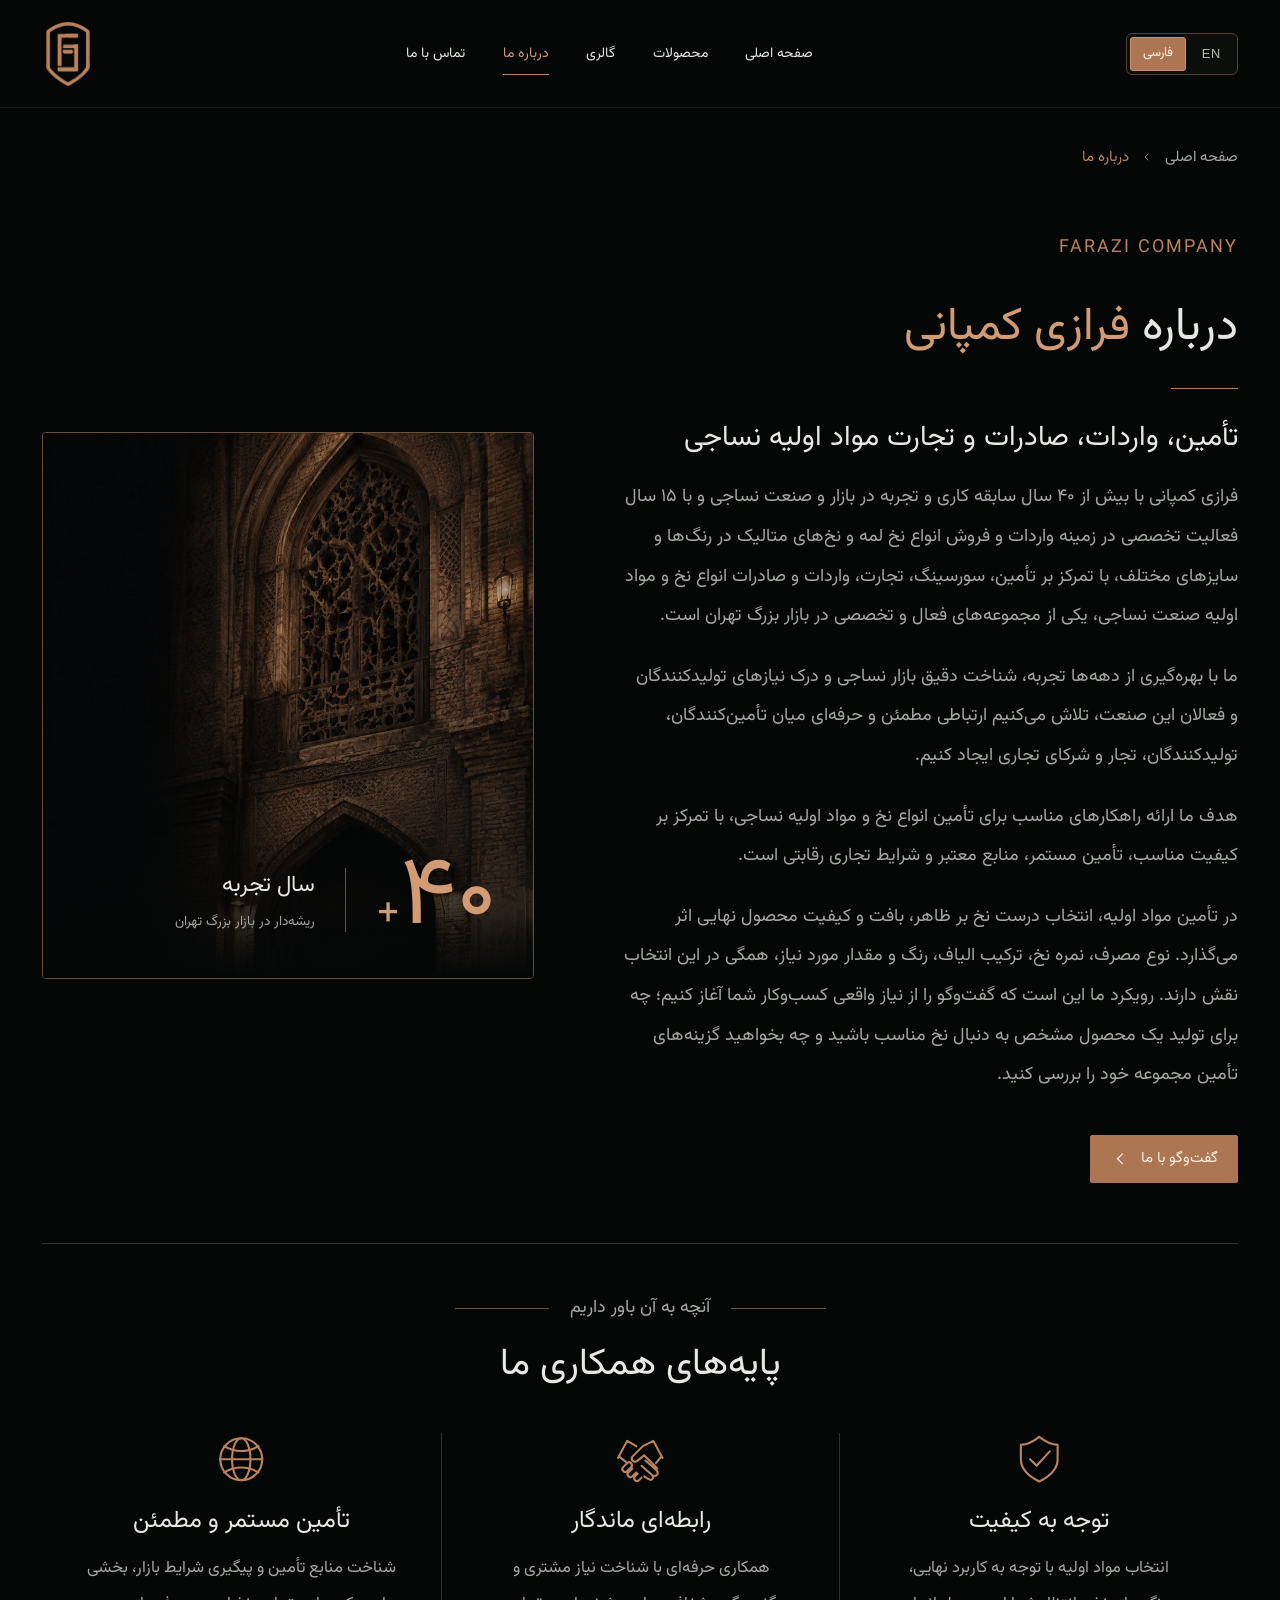
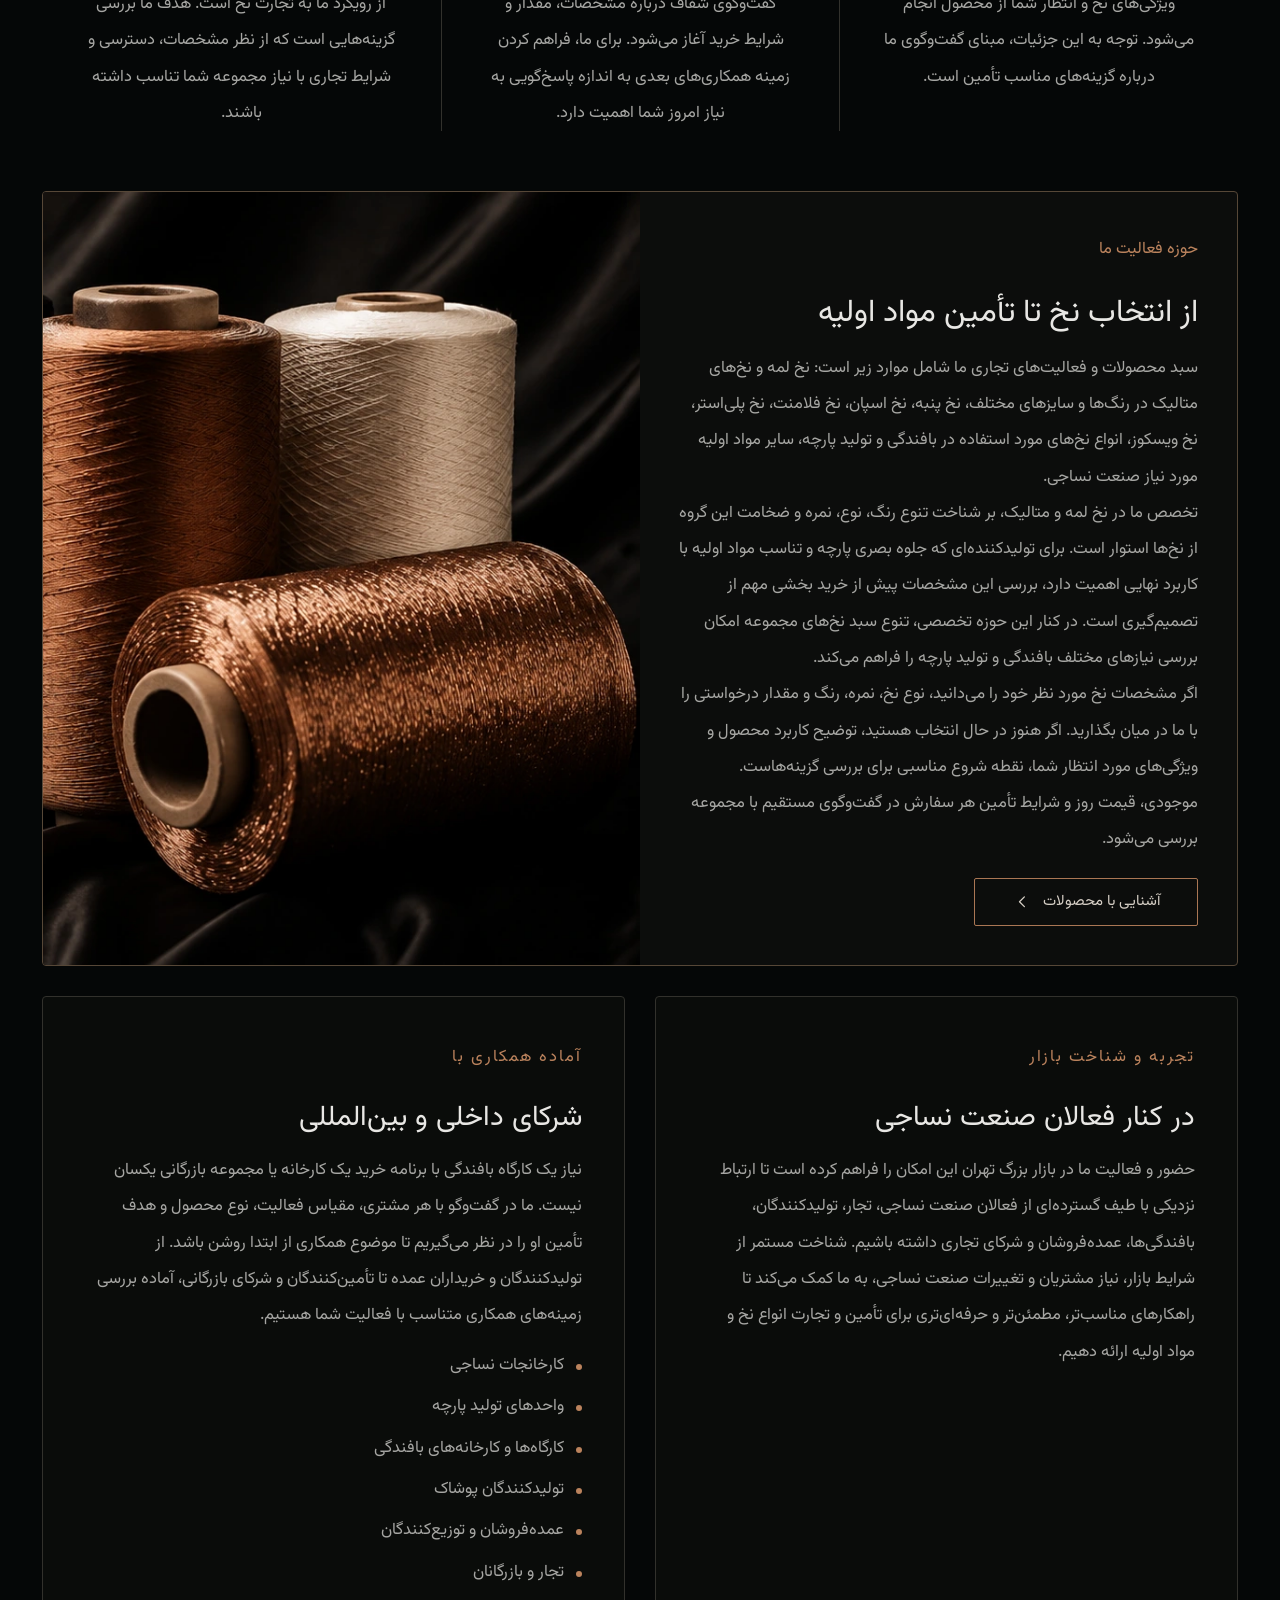
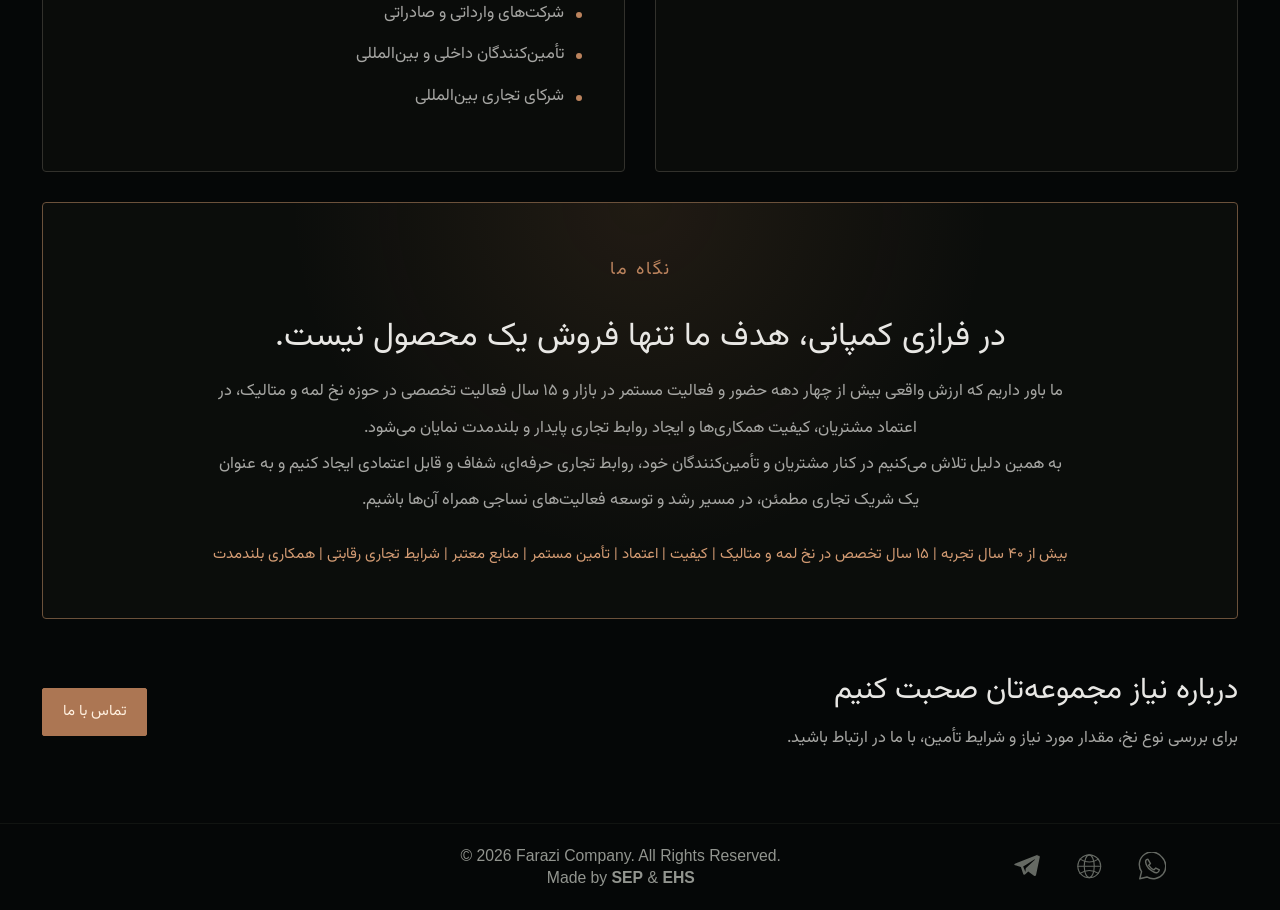
<file: about.html>
<!DOCTYPE html>
<html lang="fa" dir="rtl">
  <head>
    <meta charset="utf-8" />
    <meta name="viewport" content="width=device-width, initial-scale=1" />
    <meta name="theme-color" content="#050707" />

    <link
      rel="icon"
      href="logo/farazi-symbol-transparent.png"
      type="image/png"
    />
    <link
      rel="preload"
      href="assets/fonts/Vazirmatn-Regular.woff2"
      as="font"
      type="font/woff2"
      crossorigin
    />

    <link rel="stylesheet" href="styles.css" />
    <link rel="stylesheet" href="pages.css" />
    <script src="products-data.js" defer></script>
    <script src="gallery-data.js" defer></script>
    <script src="script.js" defer></script>

    <title>درباره فرازی کمپانی | تأمین مواد اولیه نساجی</title>
    <meta
      name="description"
      content="با بیش از ۴۰ سال تجربه فرازی کمپانی در بازار نساجی، ۱۵ سال تخصص در نخ لمه و متالیک و رویکرد مجموعه به تأمین و همکاری بلندمدت آشنا شوید."
    />
    <meta
      data-seo="true"
      name="robots"
      content="index, follow, max-image-preview:large"
    />
    <meta data-seo="true" property="og:type" content="website" />
    <meta data-seo="true" property="og:site_name" content="Farazi Company" />
    <meta
      data-seo="true"
      property="og:title"
      content="درباره فرازی کمپانی | تأمین مواد اولیه نساجی"
    />
    <meta
      data-seo="true"
      property="og:description"
      content="با بیش از ۴۰ سال تجربه فرازی کمپانی در بازار نساجی، ۱۵ سال تخصص در نخ لمه و متالیک و رویکرد مجموعه به تأمین و همکاری بلندمدت آشنا شوید."
    />
    <meta data-seo="true" property="og:locale" content="fa_IR" />
    <meta data-seo="true" property="og:locale:alternate" content="en_US" />
    <meta data-seo="true" name="twitter:card" content="summary_large_image" />
    <meta
      data-seo="true"
      name="twitter:title"
      content="درباره فرازی کمپانی | تأمین مواد اولیه نساجی"
    />
    <meta
      data-seo="true"
      name="twitter:description"
      content="با بیش از ۴۰ سال تجربه فرازی کمپانی در بازار نساجی، ۱۵ سال تخصص در نخ لمه و متالیک و رویکرد مجموعه به تأمین و همکاری بلندمدت آشنا شوید."
    />
    <link
      data-seo="true"
      rel="canonical"
      href="https://farazicompanyfc.com/about.html"
    />
    <link
      data-seo="true"
      rel="alternate"
      hreflang="fa"
      href="https://farazicompanyfc.com/about.html"
    />
    <link
      data-seo="true"
      rel="alternate"
      hreflang="en"
      href="https://farazicompanyfc.com/about.en.html"
    />
    <link
      data-seo="true"
      rel="alternate"
      hreflang="x-default"
      href="https://farazicompanyfc.com/about.html"
    />
    <meta
      data-seo="true"
      property="og:url"
      content="https://farazicompanyfc.com/about.html"
    />
    <meta
      data-seo="true"
      property="og:image"
      content="https://farazicompanyfc.com/assets/products/metallic-02.webp"
    />
    <meta
      data-seo="true"
      property="og:image:alt"
      content="Farazi Company textile yarns"
    />
    <meta
      data-seo="true"
      name="twitter:image"
      content="https://farazicompanyfc.com/assets/products/metallic-02.webp"
    />
    <script data-seo="true" type="application/ld+json">
      {
        "@context": "https://schema.org",
        "@type": "AboutPage",
        "name": "درباره فرازی کمپانی | تأمین مواد اولیه نساجی",
        "description": "با بیش از ۴۰ سال تجربه فرازی کمپانی در بازار نساجی، ۱۵ سال تخصص در نخ لمه و متالیک و رویکرد مجموعه به تأمین و همکاری بلندمدت آشنا شوید.",
        "inLanguage": "fa",
        "publisher": {
          "@type": "Organization",
          "name": "Farazi Company",
          "alternateName": "فرازی کمپانی",
          "@id": "https://farazicompanyfc.com/index.html#organization",
          "url": "https://farazicompanyfc.com/index.html",
          "logo": "https://farazicompanyfc.com/logo/farazi-symbol-copper.svg"
        },
        "url": "https://farazicompanyfc.com/about.html",
        "breadcrumb": {
          "@type": "BreadcrumbList",
          "itemListElement": [
            {
              "@type": "ListItem",
              "position": 1,
              "name": "خانه",
              "item": "https://farazicompanyfc.com/index.html"
            },
            {
              "@type": "ListItem",
              "position": 2,
              "name": "درباره فرازی کمپانی | تأمین مواد اولیه نساجی",
              "item": "https://farazicompanyfc.com/about.html"
            }
          ]
        }
      }
    </script>
  </head>
  <body data-page="about">
    <a class="skip-link" href="#main" data-en="Skip to content"
      >رفتن به محتوای اصلی</a
    >
    <svg
      class="icon-library"
      xmlns="http://www.w3.org/2000/svg"
      aria-hidden="true"
    >
      <symbol id="i-arrow" viewbox="0 0 24 24">
        <path d="m14 6-6 6 6 6"></path>
      </symbol>
      <symbol id="i-chevron" viewbox="0 0 24 24">
        <path d="m6 9 6 6 6-6"></path>
      </symbol>
      <symbol id="i-crown" viewbox="0 0 40 40">
        <path d="m5 14 6 17h18l6-17-10 8-5-14-5 14-10-8Zm6 21h18"></path>
        <circle cx="5" cy="12" r="2"></circle>
        <circle cx="20" cy="6" r="2"></circle>
        <circle cx="35" cy="12" r="2"></circle>
      </symbol>
      <symbol id="i-globe" viewbox="0 0 40 40">
        <circle cx="20" cy="20" r="16"></circle>
        <ellipse cx="20" cy="20" rx="7" ry="16"></ellipse>
        <path d="M4 20h32M7 10c8 5 18 5 26 0M7 30c8-5 18-5 26 0"></path>
      </symbol>
      <symbol id="i-shield" viewbox="0 0 40 40">
        <path
          d="M20 3c5 4 10 6 14 6v11c0 9-8 14-14 17C14 34 6 29 6 20V9c4 0 9-2 14-6Z"
        ></path>
        <path d="m13 20 5 5 10-11"></path>
      </symbol>
      <symbol id="i-handshake" viewbox="0 0 40 40">
        <path
          d="m3 19 7-13 7 4M37 19 30 6l-8 4-8 8c-2 3 2 5 4 3l5-4 10 10M4 18l5 4m27-4-4 5M10 23l-3 3c-2 2 1 5 3 3l3-3c2-2-1-5-3-3Zm4 4-3 3c-2 2 1 5 3 3l3-3m1 1-2 2c-2 2 1 5 3 3l2-2m2-1 3 2c3 2 5-1 3-3l-8-7m8 7c3 2 6-1 3-4l-8-7"
        ></path>
      </symbol>
      <symbol id="i-phone" viewbox="0 0 32 32">
        <path
          d="m8 3 5 7-4 4c3 5 5 7 10 9l4-4 7 5c-1 6-5 7-9 5C12 25 6 20 3 11 1 7 3 4 8 3ZM20 3c5 1 8 4 9 9M19 8c3 1 4 2 5 5"
        ></path>
      </symbol>
      <symbol id="i-whatsapp" viewbox="0 0 32 32">
        <path d="M27 6a14 14 0 0 1-17 22l-8 2 2-8A14 14 0 0 1 27 6Z"></path>
        <path
          d="m11 8 3 5-2 2c2 3 3 4 6 5l2-2 4 2c-1 4-4 4-7 2-4-2-7-5-8-9-1-3 0-5 2-5Z"
        ></path>
      </symbol>
      <symbol id="i-telegram" viewbox="0 0 24 24">
        <path
          fill="currentColor"
          stroke="none"
          d="M21.6 2.4 2.9 9.6c-1.3.5-1.3 1.2-.2 1.5l4.8 1.5 1.8 5.6c.2.7.1 1 .9 1 .6 0 .9-.3 1.2-.6l2.3-2.2 4.8 3.5c.9.5 1.5.3 1.8-.8l3-14.3c.4-1.4-.5-2-1.7-1.4ZM9.4 12.3l9.4-5.9c.5-.3.9-.1.5.2l-7.7 7-.3 3.3-1.9-4.6Z"
        ></path>
      </symbol>
      <symbol id="i-mail" viewbox="0 0 32 32">
        <rect x="2" y="5" width="28" height="22" rx="1"></rect>
        <path d="m3 6 13 12L29 6M3 26l10-11m16 11L19 15"></path>
      </symbol>
      <symbol id="i-pin" viewbox="0 0 32 32">
        <path d="M27 13c0 8-11 17-11 17S5 21 5 13a11 11 0 1 1 22 0Z"></path>
        <circle cx="16" cy="12" r="4"></circle>
      </symbol>
      <symbol id="i-instagram" viewbox="0 0 32 32">
        <rect x="4" y="4" width="24" height="24" rx="7"></rect>
        <circle cx="16" cy="16" r="6"></circle>
        <circle cx="24" cy="8" r="1" fill="currentColor" stroke="none"></circle>
      </symbol>
      <symbol id="i-linkedin" viewbox="0 0 32 32">
        <rect x="4" y="4" width="24" height="24" rx="3"></rect>
        <path d="M10 14v10m6 0V14m0 4c0-5 7-5 7 0v6"></path>
        <circle cx="10" cy="9" r="1" fill="currentColor"></circle>
      </symbol>
      <symbol id="i-close" viewbox="0 0 24 24">
        <path d="m6 6 12 12M6 18 18 6"></path>
      </symbol>
      <symbol id="i-menu" viewbox="0 0 24 24">
        <path d="M3 6h18M3 12h18M3 18h18"></path>
      </symbol>
    </svg>
    <header class="site-header" id="home">
      <div class="header-inner container">
        <a class="brand" href="index.html" aria-label="فرازی کمپانی، صفحه اصلی"
          ><img
            class="brand-symbol"
            src="logo/farazi-symbol-copper.svg"
            width="385"
            height="550"
            alt="Farazi Company"
        /></a>
        <nav class="main-nav" id="main-nav" aria-label="منوی اصلی">
          <a href="index.html" data-en="Home">صفحه اصلی</a>
          <a href="products.html" data-en="Products">محصولات</a>
          <button type="button" data-dialog="gallery" data-en="Gallery">
            گالری
          </button>
          <a
            class="active"
            aria-current="page"
            href="about.html"
            data-en="About us"
            >درباره ما</a
          >
          <a href="contact.html" data-en="Contact us">تماس با ما</a>
        </nav>
        <div class="header-tools">
          <div
            class="language-switch"
            role="group"
            aria-label="زبان سایت"
            dir="ltr"
          >
            <a
              data-language="fa"
              lang="fa"
              aria-label="فارسی"
              href="about.html"
              hreflang="fa"
              aria-current="page"
            >
              فارسی</a
            ><a
              data-language="en"
              lang="en"
              aria-label="English"
              href="about.en.html"
              hreflang="en"
              aria-current="false"
            >
              EN
            </a>
          </div>
          <button
            class="menu-toggle"
            id="menu-toggle"
            type="button"
            aria-label="باز کردن منو"
            aria-expanded="false"
            aria-controls="main-nav"
          >
            <svg class="icon"><use href="#i-menu"></use></svg>
          </button>
        </div>
      </div>
    </header>
    <main id="main" class="inner-page">
      <div class="container">
        <nav class="breadcrumbs" aria-label="مسیر صفحه">
          <a href="index.html" data-en="Home">صفحه اصلی</a
          ><svg class="icon"><use href="#i-arrow"></use></svg
          ><span data-en="About us">درباره ما</span>
        </nav>
        <section class="about-intro" aria-labelledby="about-page-title">
          <div class="intro-copy">
            <p class="page-overline" lang="en" dir="ltr">FARAZI COMPANY</p>
            <h1 id="about-page-title">
              <span data-en="About ">درباره </span
              ><em data-en="Farazi Company">فرازی کمپانی</em>
            </h1>
            <div class="copper-rule"></div>
            <h2
              data-en="Supply, Import, Export &amp; Trading of Textile Raw Materials"
            >
              تأمین، واردات، صادرات و تجارت مواد اولیه نساجی
            </h2>
            <p
              data-en="With over 40 years of experience in the textile market and yarn
              trading industry, and more than 15 years of specialized experience
              in importing and trading Lurex and metallic yarns in a wide range
              of colors and sizes, Farazi Company specializes in the sourcing,
              supply, trading, import, export, and distribution of textile yarns
              and raw materials."
            >
              فرازی کمپانی با بیش از ۴۰ سال سابقه کاری و تجربه در بازار و صنعت
              نساجی و با ۱۵ سال فعالیت تخصصی در زمینه واردات و فروش انواع نخ لمه
              و نخ‌های متالیک در رنگ‌ها و سایزهای مختلف، با تمرکز بر تأمین،
              سورسینگ، تجارت، واردات و صادرات انواع نخ و مواد اولیه صنعت نساجی،
              یکی از مجموعه‌های فعال و تخصصی در بازار بزرگ تهران است.
            </p>
            <p
              data-en="Based in the Tehran Grand Bazaar, Iran, Farazi Company has built
              its experience and commercial relationships through decades of
              continuous activity in the textile market."
            >
              ما با بهره‌گیری از دهه‌ها تجربه، شناخت دقیق بازار نساجی و درک
              نیازهای تولیدکنندگان و فعالان این صنعت، تلاش می‌کنیم ارتباطی مطمئن
              و حرفه‌ای میان تأمین‌کنندگان، تولیدکنندگان، تجار و شرکای تجاری
              ایجاد کنیم.
            </p>
            <p
              data-en="We work closely with manufacturers, textile factories, weaving
              workshops, fabric producers, wholesalers, garment manufacturers,
              traders, and domestic and international business partners. With
              more than four decades of market experience, combined with 15
              years of specialized expertise in Lurex and metallic yarns, we
              focus on providing reliable sourcing, consistent supply, suitable
              products, and competitive commercial solutions for our customers
              and business partners."
            >
              هدف ما ارائه راهکارهای مناسب برای تأمین انواع نخ و مواد اولیه
              نساجی، با تمرکز بر کیفیت مناسب، تأمین مستمر، منابع معتبر و شرایط
              تجاری رقابتی است.
            </p>
            <p
              data-en="Choosing the right yarn influences the appearance, texture and quality of the finished textile. End use, yarn count, fibre composition, colour and required quantity all matter. We aim to begin with your actual business needs, whether you are selecting yarn for a specific product or exploring sourcing options for your operation."
            >
              در تأمین مواد اولیه، انتخاب درست نخ بر ظاهر، بافت و کیفیت محصول
              نهایی اثر می‌گذارد. نوع مصرف، نمره نخ، ترکیب الیاف، رنگ و مقدار
              مورد نیاز، همگی در این انتخاب نقش دارند. رویکرد ما این است که
              گفت‌وگو را از نیاز واقعی کسب‌وکار شما آغاز کنیم؛ چه برای تولید یک
              محصول مشخص به دنبال نخ مناسب باشید و چه بخواهید گزینه‌های تأمین
              مجموعه خود را بررسی کنید.
            </p>
            <a href="contact.html" class="button button-filled"
              ><span data-en="Get in touch">گفت‌وگو با ما</span
              ><svg class="icon"><use href="#i-arrow"></use></svg
            ></a>
          </div>
          <figure class="heritage-figure">
            <img
              src="assets/generated/tehran-bazaar.webp"
              alt="تصویرسازی الهام‌گرفته از معماری بازار تهران"
              width="887"
              height="1774"
              fetchpriority="high"
            />
            <figcaption>
              <strong>۴۰<span>+</span></strong>
              <div>
                <span data-en="Years of experience">سال تجربه</span
                ><small data-en="Rooted in Tehran’s Grand Bazaar"
                  >ریشه‌دار در بازار بزرگ تهران</small
                >
              </div>
            </figcaption>
          </figure>
        </section>
        <section class="values-section" aria-labelledby="values-title">
          <div class="inner-section-heading">
            <p class="section-kicker" data-en="What we believe in">
              آنچه به آن باور داریم
            </p>
            <h2 id="values-title" data-en="The foundations of our partnership">
              پایه‌های همکاری ما
            </h2>
          </div>
          <div class="values-grid">
            <article>
              <svg class="icon"><use href="#i-shield"></use></svg>
              <h3 data-en="Attention to quality">توجه به کیفیت</h3>
              <p
                data-en="Yarn selection starts with its intended application, technical characteristics and your expectations for the finished product. These details guide our discussions about suitable sourcing options."
              >
                انتخاب مواد اولیه با توجه به کاربرد نهایی، ویژگی‌های نخ و انتظار
                شما از محصول انجام می‌شود. توجه به این جزئیات، مبنای گفت‌وگوی ما
                درباره گزینه‌های مناسب تأمین است.
              </p>
            </article>
            <article>
              <svg class="icon"><use href="#i-handshake"></use></svg>
              <h3 data-en="Lasting relationships">رابطه‌ای ماندگار</h3>
              <p
                data-en="Professional cooperation begins with understanding your needs and discussing specifications, quantities and purchasing terms clearly. Creating the basis for future cooperation matters to us as much as addressing today’s enquiry."
              >
                همکاری حرفه‌ای با شناخت نیاز مشتری و گفت‌وگوی شفاف درباره
                مشخصات، مقدار و شرایط خرید آغاز می‌شود. برای ما، فراهم کردن
                زمینه همکاری‌های بعدی به اندازه پاسخ‌گویی به نیاز امروز شما
                اهمیت دارد.
              </p>
            </article>
            <article>
              <svg class="icon"><use href="#i-globe"></use></svg>
              <h3 data-en="Reliable supply">تأمین مستمر و مطمئن</h3>
              <p
                data-en="Understanding supply sources and following market conditions are central to our approach to yarn trading. We aim to explore options that fit your operation’s specifications, availability needs and commercial priorities."
              >
                شناخت منابع تأمین و پیگیری شرایط بازار، بخشی از رویکرد ما به
                تجارت نخ است. هدف ما بررسی گزینه‌هایی است که از نظر مشخصات،
                دسترسی و شرایط تجاری با نیاز مجموعه شما تناسب داشته باشند.
              </p>
            </article>
          </div>
        </section>
        <section class="sourcing-section" aria-labelledby="sourcing-title">
          <div class="sourcing-image">
            <img
              src="assets/generated/hero-yarns-v2.webp"
              alt="نخ‌های پنبه‌ای، مشکی و مسی در کنار یکدیگر"
              loading="lazy"
              width="1900"
              height="828"
            />
          </div>
          <div class="sourcing-copy">
            <p class="page-overline" data-en="Our field of work">
              حوزه فعالیت ما
            </p>
            <h2 id="sourcing-title" data-en="From yarn selection to sourcing">
              از انتخاب نخ تا تأمین مواد اولیه
            </h2>
            <p
              data-en="Our products and business activities include: Lurex &amp; Metallic
              Yarn in various colors and sizes, Cotton Yarn, Spun Yarn, Filament
              Yarn, Polyester Yarn, Viscose Yarn, Various yarns used in weaving
              and textile production, Other textile raw materials."
            >
              سبد محصولات و فعالیت‌های تجاری ما شامل موارد زیر است: نخ لمه و
              نخ‌های متالیک در رنگ‌ها و سایزهای مختلف، نخ پنبه، نخ اسپان، نخ
              فلامنت، نخ پلی‌استر، نخ ویسکوز، انواع نخ‌های مورد استفاده در
              بافندگی و تولید پارچه، سایر مواد اولیه مورد نیاز صنعت نساجی.
            </p>
            <p
              data-en="Our focus on Lurex and metallic yarns draws on an understanding of their colours, types, counts and thicknesses. For manufacturers who value both the visual character of a fabric and its suitability for its intended use, reviewing these specifications is an important part of the buying decision. Alongside this specialism, our broader yarn range supports discussions around different weaving and fabric-production requirements."
            >
              تخصص ما در نخ لمه و متالیک، بر شناخت تنوع رنگ، نوع، نمره و ضخامت
              این گروه از نخ‌ها استوار است. برای تولیدکننده‌ای که جلوه بصری
              پارچه و تناسب مواد اولیه با کاربرد نهایی اهمیت دارد، بررسی این
              مشخصات پیش از خرید بخشی مهم از تصمیم‌گیری است. در کنار این حوزه
              تخصصی، تنوع سبد نخ‌های مجموعه امکان بررسی نیازهای مختلف بافندگی و
              تولید پارچه را فراهم می‌کند.
            </p>
            <p
              data-en="If you already know the yarn you need, share its type, count, colour and required quantity with us. If you are still comparing options, tell us about the intended application and the characteristics you want to achieve. Availability, current pricing and sourcing terms are discussed directly for each enquiry."
            >
              اگر مشخصات نخ مورد نظر خود را می‌دانید، نوع نخ، نمره، رنگ و مقدار
              درخواستی را با ما در میان بگذارید. اگر هنوز در حال انتخاب هستید،
              توضیح کاربرد محصول و ویژگی‌های مورد انتظار شما، نقطه شروع مناسبی
              برای بررسی گزینه‌هاست. موجودی، قیمت روز و شرایط تأمین هر سفارش در
              گفت‌وگوی مستقیم با مجموعه بررسی می‌شود.
            </p>
            <a class="button" href="products.html"
              ><span data-en="Explore our products">آشنایی با محصولات</span
              ><svg class="icon"><use href="#i-arrow"></use></svg
            ></a>
          </div>
        </section>
        <section class="profile-grid" aria-label="تجربه و همکاری">
          <article>
            <p class="page-overline" data-en="Market expertise">
              تجربه و شناخت بازار
            </p>
            <h2 data-en="Close to the people who make textiles">
              در کنار فعالان صنعت نساجی
            </h2>
            <p
              data-en="Our presence in the Tehran Grand Bazaar, one of Iran’s major
              commercial and trading centers, enables us to maintain close
              relationships with textile traders, manufacturers, weavers,
              wholesalers, suppliers, and buyers. By closely following market
              developments and understanding customer requirements, we aim to
              provide efficient, reliable, and professional solutions for
              sourcing and trading textile yarns and raw materials."
            >
              حضور و فعالیت ما در بازار بزرگ تهران این امکان را فراهم کرده است
              تا ارتباط نزدیکی با طیف گسترده‌ای از فعالان صنعت نساجی، تجار،
              تولیدکنندگان، بافندگی‌ها، عمده‌فروشان و شرکای تجاری داشته باشیم.
              شناخت مستمر از شرایط بازار، نیاز مشتریان و تغییرات صنعت نساجی، به
              ما کمک می‌کند تا راهکارهای مناسب‌تر، مطمئن‌تر و حرفه‌ای‌تری برای
              تأمین و تجارت انواع نخ و مواد اولیه ارائه دهیم.
            </p>
          </article>
          <article>
            <p class="page-overline" data-en="Who we work with">
              آماده همکاری با
            </p>
            <h2 data-en="Domestic and international partners">
              شرکای داخلی و بین‌المللی
            </h2>
            <p
              data-en="A weaving workshop, a textile factory and a trading business have different purchasing priorities. In our discussions, we consider each customer’s scale, products and sourcing objectives so that the scope of cooperation is clear from the outset. We welcome enquiries from manufacturers, wholesale buyers, suppliers and trading partners looking to explore a suitable working relationship."
            >
              نیاز یک کارگاه بافندگی با برنامه خرید یک کارخانه یا مجموعه
              بازرگانی یکسان نیست. ما در گفت‌وگو با هر مشتری، مقیاس فعالیت، نوع
              محصول و هدف تأمین او را در نظر می‌گیریم تا موضوع همکاری از ابتدا
              روشن باشد. از تولیدکنندگان و خریداران عمده تا تأمین‌کنندگان و
              شرکای بازرگانی، آماده بررسی زمینه‌های همکاری متناسب با فعالیت شما
              هستیم.
            </p>
            <ul class="cooperation-list">
              <li data-en="Textile manufacturers">کارخانجات نساجی</li>
              <li data-en="Fabric producers">واحدهای تولید پارچه</li>
              <li data-en="Weaving factories and workshops">
                کارگاه‌ها و کارخانه‌های بافندگی
              </li>
              <li data-en="Garment manufacturers">تولیدکنندگان پوشاک</li>
              <li data-en="Wholesalers and distributors">
                عمده‌فروشان و توزیع‌کنندگان
              </li>
              <li data-en="Textile traders">تجار و بازرگانان</li>
              <li data-en="Import and export companies">
                شرکت‌های وارداتی و صادراتی
              </li>
              <li data-en="Domestic and international suppliers">
                تأمین‌کنندگان داخلی و بین‌المللی
              </li>
              <li data-en="International trading partners">
                شرکای تجاری بین‌المللی
              </li>
            </ul>
          </article>
        </section>
        <section class="vision-band" aria-labelledby="vision-title">
          <p class="page-overline" data-en="Our vision">نگاه ما</p>
          <h2
            id="vision-title"
            data-en="At Farazi Company, we believe that successful business is built on
            more than simply buying and selling products."
          >
            در فرازی کمپانی، هدف ما تنها فروش یک محصول نیست.
          </h2>
          <p
            data-en="Over more than 40 years of market experience and 15 years of
            specialized activity in Lurex and metallic yarns, we have learned
            that sustainable business relationships are built on trust,
            reliability, professional cooperation, and long-term commitment."
          >
            ما باور داریم که ارزش واقعی بیش از چهار دهه حضور و فعالیت مستمر در
            بازار و ۱۵ سال فعالیت تخصصی در حوزه نخ لمه و متالیک، در اعتماد
            مشتریان، کیفیت همکاری‌ها و ایجاد روابط تجاری پایدار و بلندمدت نمایان
            می‌شود.
          </p>
          <p
            data-en="Our goal is to establish strong and lasting commercial partnerships
            with our customers, suppliers, and business partners while providing
            reliable access to a diverse range of textile yarns and raw
            materials."
          >
            به همین دلیل تلاش می‌کنیم در کنار مشتریان و تأمین‌کنندگان خود، روابط
            تجاری حرفه‌ای، شفاف و قابل اعتمادی ایجاد کنیم و به عنوان یک شریک
            تجاری مطمئن، در مسیر رشد و توسعه فعالیت‌های نساجی همراه آن‌ها باشیم.
          </p>
          <div
            class="principles"
            data-en="Over 40 Years of Experience | 15 Years of Specialized Expertise in
            Lurex &amp; Metallic Yarn | Quality | Trust | Reliability | Consistent
            Supply | Competitive Business Conditions | Long-Term Partnership"
          >
            بیش از ۴۰ سال تجربه | ۱۵ سال تخصص در نخ لمه و متالیک | کیفیت |
            اعتماد | تأمین مستمر | منابع معتبر | شرایط تجاری رقابتی | همکاری
            بلندمدت
          </div>
        </section>
        <section class="conversation-band">
          <div>
            <h2 data-en="Let’s talk about your next project">
              درباره نیاز مجموعه‌تان صحبت کنیم
            </h2>
            <p
              data-en="Get in touch to discuss yarn types, quantities and sourcing requirements."
            >
              برای بررسی نوع نخ، مقدار مورد نیاز و شرایط تأمین، با ما در ارتباط
              باشید.
            </p>
          </div>
          <a
            class="button button-filled"
            href="contact.html"
            data-en="Contact us"
            >تماس با ما</a
          >
        </section>
      </div>
    </main>

    <div class="footer-bottom">
      <div class="footer-copy">
        <p lang="en" dir="ltr">
          © <span data-copyright-year>2026</span> Farazi Company. All Rights
          Reserved.
        </p>

        <p class="made-by" lang="en" dir="ltr">
          Made by
          <a
            href="https://sepidemalek.ir/"
            target="_blank"
            rel="noopener noreferrer"
            >SEP</a
          >
          &
          <a href="https://ehsntb.ir/" target="_blank" rel="noopener noreferrer"
            >EHS</a
          >
        </p>
      </div>

      <div class="social-links" aria-label="راه‌های ارتباطی">
        <a
          href="https://t.me/FARAZICOMPANYFC"
          target="_blank"
          rel="noopener noreferrer"
          aria-label="Telegram"
        >
          <svg class="icon"><use href="#i-telegram"></use></svg>
        </a>
        <a
          href="https://linku.page/H9RUVF8G"
          target="_blank"
          rel="noopener noreferrer"
          aria-label="Digital business card"
        >
          <svg class="icon"><use href="#i-globe"></use></svg>
        </a>
        <a
          href="https://wa.me/989123951302"
          target="_blank"
          rel="noopener noreferrer"
          aria-label="WhatsApp"
        >
          <svg class="icon"><use href="#i-whatsapp"></use></svg>
        </a>
      </div>
    </div>

    <dialog
      class="detail-dialog"
      id="detail-dialog"
      aria-labelledby="dialog-title"
    >
      <button class="dialog-close" type="button" aria-label="بستن پنجره">
        <svg class="icon"><use href="#i-close"></use></svg>
      </button>
      <div id="dialog-content"></div>
    </dialog>
  </body>
</html>
</file>
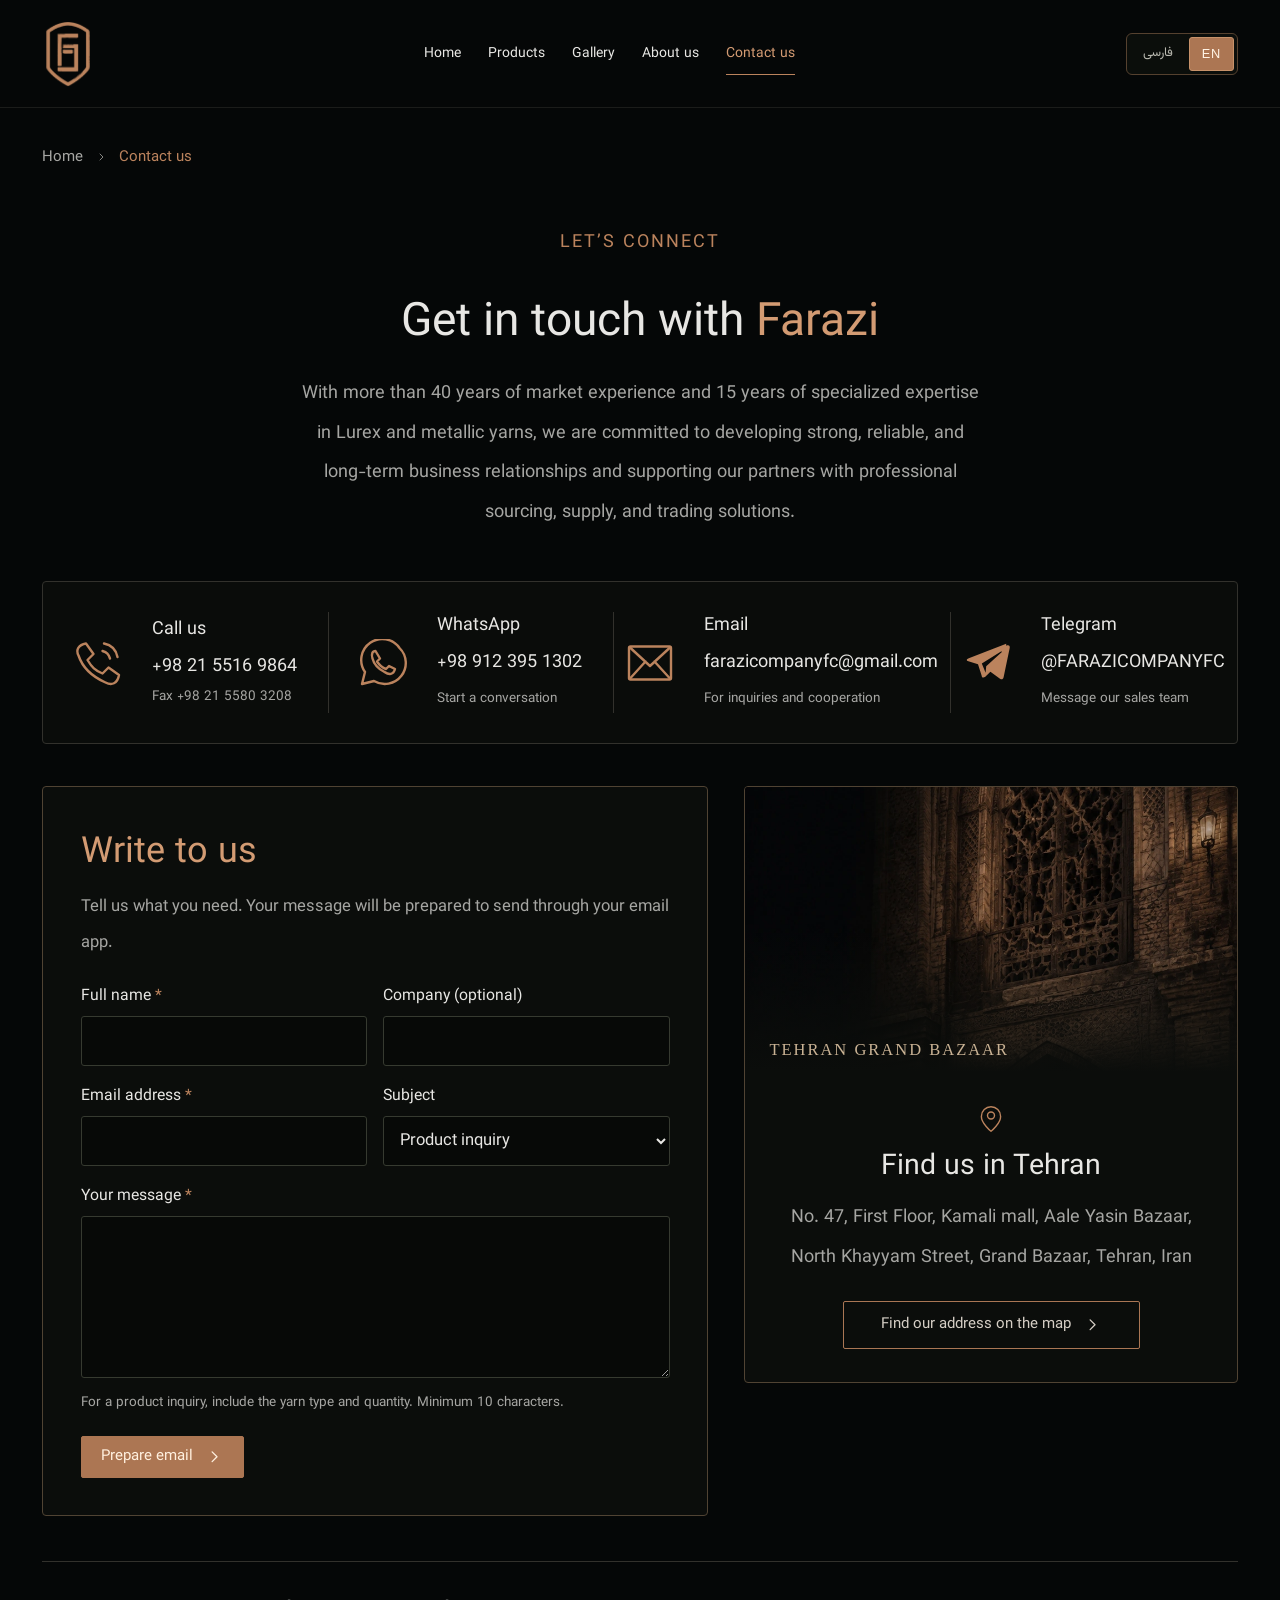
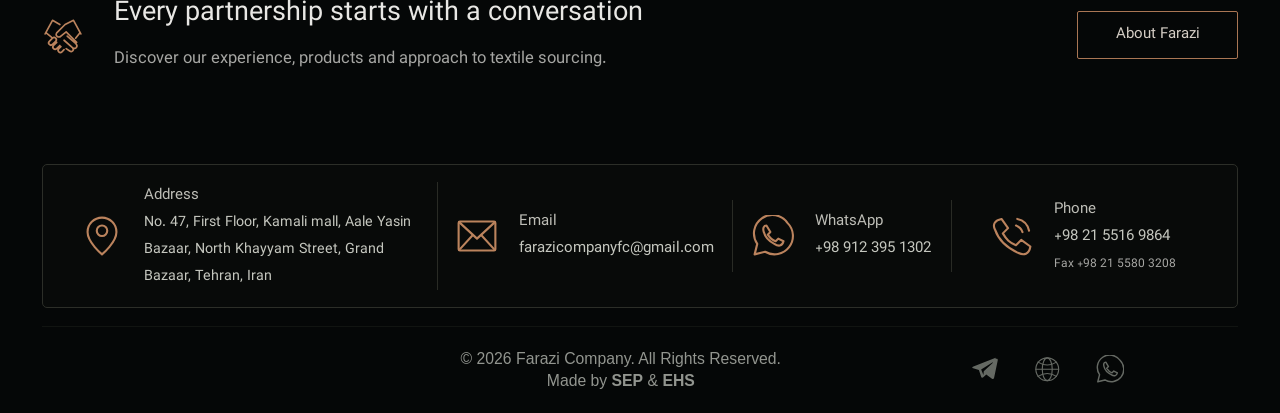
<file: contact.en.html>
<!DOCTYPE html>
<html lang="en" dir="ltr">
  <head>
    <meta charset="utf-8">
    <meta name="viewport" content="width=device-width, initial-scale=1">
    <meta name="theme-color" content="#050707">

    <link rel="icon" href="logo/farazi-symbol-transparent.png" type="image/png">
    <link rel="preload" href="assets/fonts/Vazirmatn-Regular.woff2" as="font" type="font/woff2" crossorigin>

    <link rel="stylesheet" href="styles.css">
    <link rel="stylesheet" href="pages.css">
    <script src="products-data.js" defer></script>
    <script src="gallery-data.js" defer></script>
    <script src="script.js" defer></script>











































<title>Contact Farazi Company | Yarn &amp; Sourcing Inquiries</title>
<meta name="description" content="Find Farazi Company in Tehran Grand Bazaar or contact us by phone, fax, WhatsApp, Telegram or email for yarn and sourcing inquiries.">
<meta data-seo="true" name="robots" content="index, follow, max-image-preview:large">
<meta data-seo="true" property="og:type" content="website">
<meta data-seo="true" property="og:site_name" content="Farazi Company">
<meta data-seo="true" property="og:title" content="Contact Farazi Company | Yarn &amp; Sourcing Inquiries">
<meta data-seo="true" property="og:description" content="Find Farazi Company in Tehran Grand Bazaar or contact us by phone, fax, WhatsApp, Telegram or email for yarn and sourcing inquiries.">
<meta data-seo="true" property="og:locale" content="en_US">
<meta data-seo="true" property="og:locale:alternate" content="fa_IR">
<meta data-seo="true" name="twitter:card" content="summary_large_image">
<meta data-seo="true" name="twitter:title" content="Contact Farazi Company | Yarn &amp; Sourcing Inquiries">
<meta data-seo="true" name="twitter:description" content="Find Farazi Company in Tehran Grand Bazaar or contact us by phone, fax, WhatsApp, Telegram or email for yarn and sourcing inquiries.">
<link data-seo="true" rel="canonical" href="https://farazicompanyfc.com/contact.en.html">
<link data-seo="true" rel="alternate" hreflang="fa" href="https://farazicompanyfc.com/contact.html">
<link data-seo="true" rel="alternate" hreflang="en" href="https://farazicompanyfc.com/contact.en.html">
<link data-seo="true" rel="alternate" hreflang="x-default" href="https://farazicompanyfc.com/contact.html">
<meta data-seo="true" property="og:url" content="https://farazicompanyfc.com/contact.en.html">
<meta data-seo="true" property="og:image" content="https://farazicompanyfc.com/assets/products/metallic-02.webp">
<meta data-seo="true" property="og:image:alt" content="Farazi Company textile yarns">
<meta data-seo="true" name="twitter:image" content="https://farazicompanyfc.com/assets/products/metallic-02.webp">
<script data-seo="true" type="application/ld+json">{"@context": "https://schema.org", "@type": "ContactPage", "name": "Contact Farazi Company | Yarn & Sourcing Inquiries", "description": "Find Farazi Company in Tehran Grand Bazaar or contact us by phone, fax, WhatsApp, Telegram or email for yarn and sourcing inquiries.", "inLanguage": "en", "publisher": {"@type": "Organization", "name": "Farazi Company", "alternateName": "فرازی کمپانی", "@id": "https://farazicompanyfc.com/index.html#organization", "url": "https://farazicompanyfc.com/index.html", "logo": "https://farazicompanyfc.com/logo/farazi-symbol-copper.svg"}, "url": "https://farazicompanyfc.com/contact.en.html", "breadcrumb": {"@type": "BreadcrumbList", "itemListElement": [{"@type": "ListItem", "position": 1, "name": "Home", "item": "https://farazicompanyfc.com/index.en.html"}, {"@type": "ListItem", "position": 2, "name": "Contact Farazi Company | Yarn & Sourcing Inquiries", "item": "https://farazicompanyfc.com/contact.en.html"}]}}</script>
</head>
  <body data-page="contact">
    <a class="skip-link" href="#main" data-en="Skip to content" data-fa="رفتن به محتوای اصلی">Skip to content</a>
    <svg class="icon-library" xmlns="http://www.w3.org/2000/svg" aria-hidden="true">
      <symbol id="i-arrow" viewbox="0 0 24 24">
        <path d="m14 6-6 6 6 6"></path>
      </symbol>
      <symbol id="i-chevron" viewbox="0 0 24 24">
        <path d="m6 9 6 6 6-6"></path>
      </symbol>
      <symbol id="i-crown" viewbox="0 0 40 40">
        <path d="m5 14 6 17h18l6-17-10 8-5-14-5 14-10-8Zm6 21h18"></path>
        <circle cx="5" cy="12" r="2"></circle>
        <circle cx="20" cy="6" r="2"></circle>
        <circle cx="35" cy="12" r="2"></circle>
      </symbol>
      <symbol id="i-globe" viewbox="0 0 40 40">
        <circle cx="20" cy="20" r="16"></circle>
        <ellipse cx="20" cy="20" rx="7" ry="16"></ellipse>
        <path d="M4 20h32M7 10c8 5 18 5 26 0M7 30c8-5 18-5 26 0"></path>
      </symbol>
      <symbol id="i-shield" viewbox="0 0 40 40">
        <path d="M20 3c5 4 10 6 14 6v11c0 9-8 14-14 17C14 34 6 29 6 20V9c4 0 9-2 14-6Z"></path>
        <path d="m13 20 5 5 10-11"></path>
      </symbol>
      <symbol id="i-handshake" viewbox="0 0 40 40">
        <path d="m3 19 7-13 7 4M37 19 30 6l-8 4-8 8c-2 3 2 5 4 3l5-4 10 10M4 18l5 4m27-4-4 5M10 23l-3 3c-2 2 1 5 3 3l3-3c2-2-1-5-3-3Zm4 4-3 3c-2 2 1 5 3 3l3-3m1 1-2 2c-2 2 1 5 3 3l2-2m2-1 3 2c3 2 5-1 3-3l-8-7m8 7c3 2 6-1 3-4l-8-7"></path>
      </symbol>
      <symbol id="i-phone" viewbox="0 0 32 32">
        <path d="m8 3 5 7-4 4c3 5 5 7 10 9l4-4 7 5c-1 6-5 7-9 5C12 25 6 20 3 11 1 7 3 4 8 3ZM20 3c5 1 8 4 9 9M19 8c3 1 4 2 5 5"></path>
      </symbol>
      <symbol id="i-whatsapp" viewbox="0 0 32 32">
        <path d="M27 6a14 14 0 0 1-17 22l-8 2 2-8A14 14 0 0 1 27 6Z"></path>
        <path d="m11 8 3 5-2 2c2 3 3 4 6 5l2-2 4 2c-1 4-4 4-7 2-4-2-7-5-8-9-1-3 0-5 2-5Z"></path>
      </symbol>
      <symbol id="i-telegram" viewbox="0 0 24 24">
        <path fill="currentColor" stroke="none" d="M21.6 2.4 2.9 9.6c-1.3.5-1.3 1.2-.2 1.5l4.8 1.5 1.8 5.6c.2.7.1 1 .9 1 .6 0 .9-.3 1.2-.6l2.3-2.2 4.8 3.5c.9.5 1.5.3 1.8-.8l3-14.3c.4-1.4-.5-2-1.7-1.4ZM9.4 12.3l9.4-5.9c.5-.3.9-.1.5.2l-7.7 7-.3 3.3-1.9-4.6Z"></path>
      </symbol>
      <symbol id="i-mail" viewbox="0 0 32 32">
        <rect x="2" y="5" width="28" height="22" rx="1"></rect>
        <path d="m3 6 13 12L29 6M3 26l10-11m16 11L19 15"></path>
      </symbol>
      <symbol id="i-pin" viewbox="0 0 32 32">
        <path d="M27 13c0 8-11 17-11 17S5 21 5 13a11 11 0 1 1 22 0Z"></path>
        <circle cx="16" cy="12" r="4"></circle>
      </symbol>
      <symbol id="i-instagram" viewbox="0 0 32 32">
        <rect x="4" y="4" width="24" height="24" rx="7"></rect>
        <circle cx="16" cy="16" r="6"></circle>
        <circle cx="24" cy="8" r="1" fill="currentColor" stroke="none"></circle>
      </symbol>
      <symbol id="i-linkedin" viewbox="0 0 32 32">
        <rect x="4" y="4" width="24" height="24" rx="3"></rect>
        <path d="M10 14v10m6 0V14m0 4c0-5 7-5 7 0v6"></path>
        <circle cx="10" cy="9" r="1" fill="currentColor"></circle>
      </symbol>
      <symbol id="i-close" viewbox="0 0 24 24">
        <path d="m6 6 12 12M6 18 18 6"></path>
      </symbol>
      <symbol id="i-menu" viewbox="0 0 24 24">
        <path d="M3 6h18M3 12h18M3 18h18"></path>
      </symbol>
    </svg>
    <header class="site-header" id="home">
      <div class="header-inner container">
        <a class="brand" href="index.en.html" aria-label="Farazi Company, home"><img class="brand-symbol" src="logo/farazi-symbol-copper.svg" width="385" height="550" alt="Farazi Company"></a>
        <nav class="main-nav" id="main-nav" aria-label="Main navigation">
          <a href="index.en.html" data-en="Home" data-fa="صفحه اصلی">Home</a>
          <a href="products.en.html" data-en="Products" data-fa="محصولات">Products</a>
          <button type="button" data-dialog="gallery" data-en="Gallery" data-fa="
            گالری
          ">Gallery</button>
          <a href="about.en.html" data-en="About us" data-fa="درباره ما">About us</a>
          <a class="active" aria-current="page" href="contact.en.html" data-en="Contact us" data-fa="تماس با ما">Contact us</a>
        </nav>
        <div class="header-tools">
          <div class="language-switch" role="group" aria-label="Site language" dir="ltr">
            <a data-language="fa" lang="fa" aria-label="فارسی" href="contact.html" hreflang="fa" aria-current="false">
              فارسی</a><a data-language="en" lang="en" aria-label="English" href="contact.en.html" hreflang="en" aria-current="page">
              EN
            </a>
          </div>
          <button class="menu-toggle" id="menu-toggle" type="button" aria-label="Open menu" aria-expanded="false" aria-controls="main-nav">
            <svg class="icon"><use href="#i-menu"></use></svg>
          </button>
        </div>
      </div>
    </header>
    <main id="main" class="inner-page">
      <div class="container">
        <nav class="breadcrumbs" aria-label="Breadcrumb">
          <a href="index.en.html" data-en="Home" data-fa="صفحه اصلی">Home</a><svg class="icon"><use href="#i-arrow"></use></svg><span data-en="Contact us" data-fa="تماس با ما">Contact us</span>
        </nav>
        <section class="contact-intro" aria-labelledby="contact-page-title">
          <p class="page-overline" lang="en" dir="ltr">LET’S CONNECT</p>
          <h1 id="contact-page-title">
            <span data-en="Get in touch with " data-fa="با ">Get in touch with </span><em data-en="Farazi" data-fa="فرازی">Farazi</em><span data-en="" data-fa=" در ارتباط باشید"></span>
          </h1>
          <p data-en="With more than 40 years of market experience and 15 years of
            specialized expertise in Lurex and metallic yarns, we are committed
            to developing strong, reliable, and long-term business relationships
            and supporting our partners with professional sourcing, supply, and
            trading solutions." data-fa="
            هدف ما ایجاد همکاری‌های تجاری حرفه‌ای و بلندمدت و فراهم کردن دسترسی
            مطمئن مشتریان و شرکای تجاری به طیف متنوعی از نخ‌ها و مواد اولیه صنعت
            نساجی است.
          ">With more than 40 years of market experience and 15 years of
            specialized expertise in Lurex and metallic yarns, we are committed
            to developing strong, reliable, and long-term business relationships
            and supporting our partners with professional sourcing, supply, and
            trading solutions.</p>
        </section>
        <section class="contact-methods" aria-label="Contact methods">
          <article>
            <svg class="icon"><use href="#i-phone"></use></svg>
            <div>
              <h2 data-en="Call us" data-fa="تماس تلفنی">Call us</h2>
              <a href="tel:+982155169864" dir="ltr">+98 21 5516 9864</a><span class="method-detail" lang="en" dir="ltr">Fax +98 21 5580 3208</span>
            </div>
          </article>
          <article>
            <svg class="icon"><use href="#i-whatsapp"></use></svg>
            <div>
              <h2 data-en="WhatsApp" data-fa="گفت‌وگو در واتساپ">WhatsApp</h2>
              <a href="https://wa.me/989123951302" dir="ltr" target="_blank" rel="noopener noreferrer">+98 912 395 1302</a><small data-en="Start a conversation" data-fa="شروع گفت‌وگو">Start a conversation</small>
            </div>
          </article>
          <article>
            <svg class="icon"><use href="#i-mail"></use></svg>
            <div>
              <h2 data-en="Email" data-fa="مکاتبه با ما">Email</h2>
              <a href="mailto:farazicompanyfc@gmail.com" dir="ltr">farazicompanyfc@gmail.com</a><small data-en="For inquiries and cooperation" data-fa="برای استعلام و همکاری">For inquiries and cooperation</small>
            </div>
          </article>
          <article>
            <svg class="icon"><use href="#i-telegram"></use></svg>
            <div>
              <h2 data-en="Telegram" data-fa="تلگرام">Telegram</h2>
              <a href="https://t.me/FARAZICOMPANYFC" dir="ltr" target="_blank" rel="noopener noreferrer">@FARAZICOMPANYFC</a><small data-en="Message our sales team" data-fa="پیام به واحد فروش">Message our sales team</small>
            </div>
          </article>
        </section>
        <div class="contact-content">
          <section class="message-panel" aria-labelledby="message-title">
            <h2 id="message-title" data-en="Write to us" data-fa="برای ما بنویسید">Write to us</h2>
            <p class="panel-description" data-en="Tell us what you need. Your message will be prepared to send through your email app." data-fa="
              نیاز خود را با ما در میان بگذارید. پیام شما برای ارسال از طریق
              برنامه ایمیل آماده می‌شود.
            ">Tell us what you need. Your message will be prepared to send through your email app.</p>
            <form id="contact-form">
              <div class="form-row">
                <label for="sender-name"><span data-en="Full name" data-fa="نام و نام خانوادگی">Full name</span><span class="required-mark" aria-hidden="true"> *</span><input id="sender-name" name="name" type="text" autocomplete="name" required maxlength="100"></label>
                <label for="sender-company"><span data-en="Company (optional)" data-fa="نام مجموعه (اختیاری)">Company (optional)</span><input id="sender-company" name="company" type="text" autocomplete="organization" maxlength="100"></label>
              </div>
              <div class="form-row">
                <label for="sender-email"><span data-en="Email address" data-fa="ایمیل">Email address</span><span class="required-mark" aria-hidden="true"> *</span><input id="sender-email" name="email" type="email" autocomplete="email" dir="ltr" required maxlength="150"></label>
                <label for="message-subject"><span data-en="Subject" data-fa="موضوع پیام">Subject</span><select id="message-subject" name="subject">
                    <option value="products" data-en="Product inquiry" data-fa="
                      استعلام محصول
                    ">Product inquiry</option>
                    <option value="sourcing" data-en="Import and export" data-fa="
                      واردات و صادرات
                    ">Import and export</option>
                    <option value="cooperation" data-en="Business cooperation" data-fa="
                      پیشنهاد همکاری
                    ">Business cooperation</option>
                    <option value="other" data-en="Other inquiries" data-fa="
                      سایر موارد
                    ">Other inquiries</option>
                  </select></label>
              </div>
              <label for="sender-message"><span data-en="Your message" data-fa="متن پیام">Your message</span><span class="required-mark" aria-hidden="true"> *</span><textarea id="sender-message" name="message" rows="5" required minlength="10" maxlength="3000" aria-describedby="message-hint"></textarea>
              </label>
              <p class="field-hint" id="message-hint" data-en="For a product inquiry, include the yarn type and quantity. Minimum 10 characters." data-fa="
                برای استعلام محصول، نوع نخ و مقدار مورد نیاز را بنویسید. حداقل
                ۱۰ نویسه.
              ">For a product inquiry, include the yarn type and quantity. Minimum 10 characters.</p>
              <button class="button button-filled prepare-message" type="submit">
                <span data-en="Prepare email" data-fa="آماده‌سازی ایمیل">Prepare email</span><svg class="icon"><use href="#i-arrow"></use></svg>
              </button>
            </form>
            <div class="message-preview" id="message-preview" hidden role="region" aria-labelledby="preview-title">
              <h3 id="preview-title" data-en="Your message is ready" data-fa="
                پیام شما آماده است
              ">Your message is ready</h3>
              <pre id="message-body"></pre>
              <p data-en="Use the button below to open your email app. The message has not been sent yet." data-fa="
                با دکمه زیر برنامه ایمیل خود را باز کنید. پیام هنوز ارسال نشده
                است.
              ">Use the button below to open your email app. The message has not been sent yet.</p>
              <a id="email-draft-link" class="button button-filled" data-en="Open email app" data-fa="باز کردن برنامه ایمیل">Open email app</a>
            </div>
          </section>
          <aside class="office-panel" aria-labelledby="office-title">
            <div class="office-photo">
              <img src="assets/generated/tehran-bazaar.webp" alt="Illustration of Tehran Bazaar architecture" width="887" height="1774" loading="lazy"><span lang="en" dir="ltr">TEHRAN GRAND BAZAAR</span>
            </div>
            <div class="office-copy">
              <svg class="icon"><use href="#i-pin"></use></svg>
              <h2 id="office-title" data-en="Find us in Tehran" data-fa="
                نشانی ما در تهران
              ">Find us in Tehran</h2>
              <p data-en="No. 47, First Floor, Kamali mall, Aale Yasin Bazaar, North
                Khayyam Street, Grand Bazaar, Tehran, Iran" data-fa="
                ایران، تهران، بازار بزرگ، خیابان خیام شمالی، بازار آل یاسین،
                سرای کمالی، طبقه اول پلاک ۴۷
              ">No. 47, First Floor, Kamali mall, Aale Yasin Bazaar, North
                Khayyam Street, Grand Bazaar, Tehran, Iran</p>
              <a href="https://www.google.com/maps/search/?api=1&amp;query=Saraye+Kamali+Aale+Yasin+Bazaar+North+Khayyam+Tehran" class="button" target="_blank" rel="noopener noreferrer"><span data-en="Find our address on the map" data-fa="مشاهده نشانی روی نقشه">Find our address on the map</span><svg class="icon"><use href="#i-arrow"></use></svg></a>
            </div>
          </aside>
        </div>
        <section class="contact-note">
          <svg class="icon"><use href="#i-handshake"></use></svg>
          <div>
            <h2 data-en="Every partnership starts with a conversation" data-fa="
              هر همکاری، با یک گفت‌وگو آغاز می‌شود
            ">Every partnership starts with a conversation</h2>
            <p data-en="Discover our experience, products and approach to textile sourcing." data-fa="
              با سابقه، محصولات و رویکرد ما در تأمین مواد اولیه نساجی آشنا شوید.
            ">Discover our experience, products and approach to textile sourcing.</p>
          </div>
          <a class="button" href="about.en.html" data-en="About Farazi" data-fa="درباره فرازی">About Farazi</a>
        </section>
      </div>
    </main>
    <footer class="container" id="contact">
      <div class="contact-strip">
        <div class="contact-item address-item">
          <svg class="icon"><use href="#i-pin"></use></svg>
          <div>
            <span data-en="Address" data-fa="آدرس">Address</span>
            <p data-en="No. 47, First Floor, Kamali mall, Aale Yasin Bazaar, North
                Khayyam Street, Grand Bazaar, Tehran, Iran" data-fa="
              ایران، تهران، بازار بزرگ، خیابان خیام شمالی،&lt;br&gt;
              بازار آل‌یاسین، سرای کمالی، طبقه اول، پلاک ۴۷
            ">No. 47, First Floor, Kamali mall, Aale Yasin Bazaar, North
                Khayyam Street, Grand Bazaar, Tehran, Iran</p>
          </div>
        </div>
        <div class="contact-item">
          <svg class="icon"><use href="#i-mail"></use></svg>
          <div>
            <span data-en="Email" data-fa="ایمیل">Email</span><a href="mailto:farazicompanyfc@gmail.com" dir="ltr">farazicompanyfc@gmail.com</a>
          </div>
        </div>
        <div class="contact-item">
          <svg class="icon"><use href="#i-whatsapp"></use></svg>
          <div>
            <span data-en="WhatsApp" data-fa="واتساپ">WhatsApp</span><a href="https://wa.me/989123951302" target="_blank" rel="noopener noreferrer" dir="ltr">+98 912 395 1302</a>
          </div>
        </div>
        <div class="contact-item">
          <svg class="icon"><use href="#i-phone"></use></svg>
          <div>
            <span data-en="Phone" data-fa="تلفن">Phone</span><a href="tel:+982155169864" dir="ltr">+98 21 5516 9864</a><span class="fax-number" lang="en" dir="ltr">Fax +98 21 5580 3208</span>
          </div>
        </div>
      </div>
      <div class="footer-bottom">
        <div class="footer-copy">
          <p lang="en" dir="ltr">
            © <span data-copyright-year>2026</span> Farazi Company. All Rights
            Reserved.
          </p>

          <p class="made-by" lang="en" dir="ltr">
            Made by
            <a href="https://sepidemalek.ir/" target="_blank" rel="noopener noreferrer">SEP</a>
            &
            <a href="https://ehsntb.ir/" target="_blank" rel="noopener noreferrer">EHS</a>
          </p>
        </div>

        <div class="social-links" aria-label="Contact methods">
          <a href="https://t.me/FARAZICOMPANYFC" target="_blank" rel="noopener noreferrer" aria-label="Telegram">
            <svg class="icon"><use href="#i-telegram"></use></svg>
          </a>
          <a href="https://linku.page/H9RUVF8G" target="_blank" rel="noopener noreferrer" aria-label="Digital business card">
            <svg class="icon"><use href="#i-globe"></use></svg>
          </a>
          <a href="https://wa.me/989123951302" target="_blank" rel="noopener noreferrer" aria-label="WhatsApp">
            <svg class="icon"><use href="#i-whatsapp"></use></svg>
          </a>
        </div>
      </div>
    </footer>
    <dialog class="detail-dialog" id="detail-dialog" aria-labelledby="dialog-title">
      <button class="dialog-close" type="button" aria-label="Close dialog">
        <svg class="icon"><use href="#i-close"></use></svg>
      </button>
      <div id="dialog-content"></div>
    </dialog>
  </body>
</html>
</file>
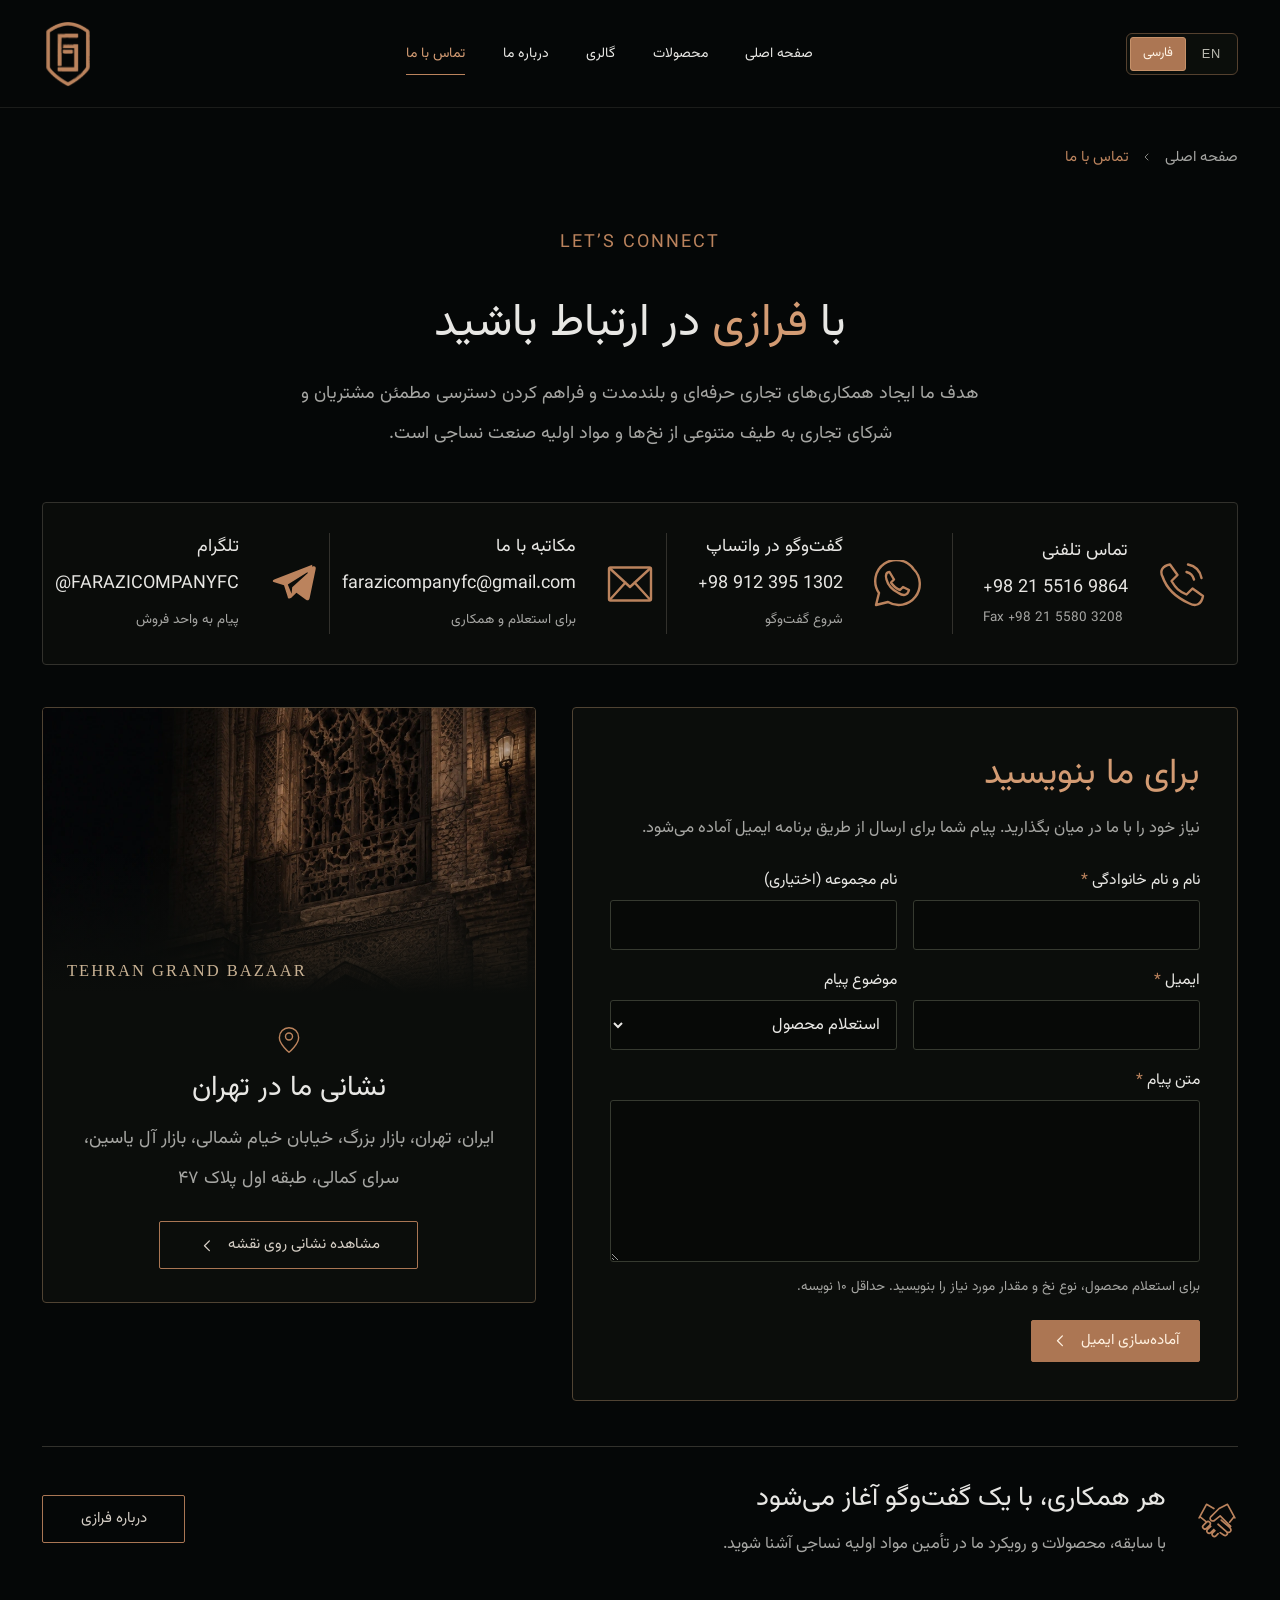
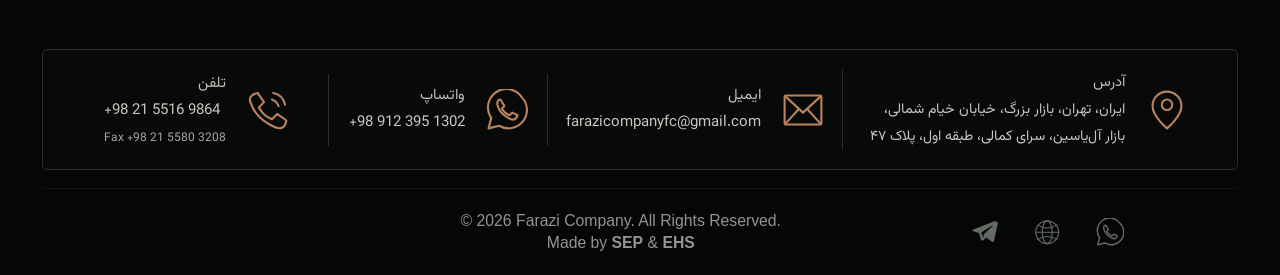
<file: contact.html>
<!DOCTYPE html>
<html lang="fa" dir="rtl">
  <head>
    <meta charset="utf-8">
    <meta name="viewport" content="width=device-width, initial-scale=1">
    <meta name="theme-color" content="#050707">

    <link rel="icon" href="logo/farazi-symbol-transparent.png" type="image/png">
    <link rel="preload" href="assets/fonts/Vazirmatn-Regular.woff2" as="font" type="font/woff2" crossorigin>

    <link rel="stylesheet" href="styles.css">
    <link rel="stylesheet" href="pages.css">
    <script src="products-data.js" defer></script>
    <script src="gallery-data.js" defer></script>
    <script src="script.js" defer></script>











































<title>تماس با فرازی کمپانی | استعلام نخ و همکاری</title>
<meta name="description" content="نشانی بازار بزرگ تهران و راه‌های تماس با فرازی کمپانی از طریق تلفن، فکس، واتساپ، تلگرام و ایمیل برای استعلام نخ و همکاری.">
<meta data-seo="true" name="robots" content="index, follow, max-image-preview:large">
<meta data-seo="true" property="og:type" content="website">
<meta data-seo="true" property="og:site_name" content="Farazi Company">
<meta data-seo="true" property="og:title" content="تماس با فرازی کمپانی | استعلام نخ و همکاری">
<meta data-seo="true" property="og:description" content="نشانی بازار بزرگ تهران و راه‌های تماس با فرازی کمپانی از طریق تلفن، فکس، واتساپ، تلگرام و ایمیل برای استعلام نخ و همکاری.">
<meta data-seo="true" property="og:locale" content="fa_IR">
<meta data-seo="true" property="og:locale:alternate" content="en_US">
<meta data-seo="true" name="twitter:card" content="summary_large_image">
<meta data-seo="true" name="twitter:title" content="تماس با فرازی کمپانی | استعلام نخ و همکاری">
<meta data-seo="true" name="twitter:description" content="نشانی بازار بزرگ تهران و راه‌های تماس با فرازی کمپانی از طریق تلفن، فکس، واتساپ، تلگرام و ایمیل برای استعلام نخ و همکاری.">
<link data-seo="true" rel="canonical" href="https://farazicompanyfc.com/contact.html">
<link data-seo="true" rel="alternate" hreflang="fa" href="https://farazicompanyfc.com/contact.html">
<link data-seo="true" rel="alternate" hreflang="en" href="https://farazicompanyfc.com/contact.en.html">
<link data-seo="true" rel="alternate" hreflang="x-default" href="https://farazicompanyfc.com/contact.html">
<meta data-seo="true" property="og:url" content="https://farazicompanyfc.com/contact.html">
<meta data-seo="true" property="og:image" content="https://farazicompanyfc.com/assets/products/metallic-02.webp">
<meta data-seo="true" property="og:image:alt" content="Farazi Company textile yarns">
<meta data-seo="true" name="twitter:image" content="https://farazicompanyfc.com/assets/products/metallic-02.webp">
<script data-seo="true" type="application/ld+json">{"@context": "https://schema.org", "@type": "ContactPage", "name": "تماس با فرازی کمپانی | استعلام نخ و همکاری", "description": "نشانی بازار بزرگ تهران و راه‌های تماس با فرازی کمپانی از طریق تلفن، فکس، واتساپ، تلگرام و ایمیل برای استعلام نخ و همکاری.", "inLanguage": "fa", "publisher": {"@type": "Organization", "name": "Farazi Company", "alternateName": "فرازی کمپانی", "@id": "https://farazicompanyfc.com/index.html#organization", "url": "https://farazicompanyfc.com/index.html", "logo": "https://farazicompanyfc.com/logo/farazi-symbol-copper.svg"}, "url": "https://farazicompanyfc.com/contact.html", "breadcrumb": {"@type": "BreadcrumbList", "itemListElement": [{"@type": "ListItem", "position": 1, "name": "خانه", "item": "https://farazicompanyfc.com/index.html"}, {"@type": "ListItem", "position": 2, "name": "تماس با فرازی کمپانی | استعلام نخ و همکاری", "item": "https://farazicompanyfc.com/contact.html"}]}}</script>
</head>
  <body data-page="contact">
    <a class="skip-link" href="#main" data-en="Skip to content">رفتن به محتوای اصلی</a>
    <svg class="icon-library" xmlns="http://www.w3.org/2000/svg" aria-hidden="true">
      <symbol id="i-arrow" viewbox="0 0 24 24">
        <path d="m14 6-6 6 6 6"></path>
      </symbol>
      <symbol id="i-chevron" viewbox="0 0 24 24">
        <path d="m6 9 6 6 6-6"></path>
      </symbol>
      <symbol id="i-crown" viewbox="0 0 40 40">
        <path d="m5 14 6 17h18l6-17-10 8-5-14-5 14-10-8Zm6 21h18"></path>
        <circle cx="5" cy="12" r="2"></circle>
        <circle cx="20" cy="6" r="2"></circle>
        <circle cx="35" cy="12" r="2"></circle>
      </symbol>
      <symbol id="i-globe" viewbox="0 0 40 40">
        <circle cx="20" cy="20" r="16"></circle>
        <ellipse cx="20" cy="20" rx="7" ry="16"></ellipse>
        <path d="M4 20h32M7 10c8 5 18 5 26 0M7 30c8-5 18-5 26 0"></path>
      </symbol>
      <symbol id="i-shield" viewbox="0 0 40 40">
        <path d="M20 3c5 4 10 6 14 6v11c0 9-8 14-14 17C14 34 6 29 6 20V9c4 0 9-2 14-6Z"></path>
        <path d="m13 20 5 5 10-11"></path>
      </symbol>
      <symbol id="i-handshake" viewbox="0 0 40 40">
        <path d="m3 19 7-13 7 4M37 19 30 6l-8 4-8 8c-2 3 2 5 4 3l5-4 10 10M4 18l5 4m27-4-4 5M10 23l-3 3c-2 2 1 5 3 3l3-3c2-2-1-5-3-3Zm4 4-3 3c-2 2 1 5 3 3l3-3m1 1-2 2c-2 2 1 5 3 3l2-2m2-1 3 2c3 2 5-1 3-3l-8-7m8 7c3 2 6-1 3-4l-8-7"></path>
      </symbol>
      <symbol id="i-phone" viewbox="0 0 32 32">
        <path d="m8 3 5 7-4 4c3 5 5 7 10 9l4-4 7 5c-1 6-5 7-9 5C12 25 6 20 3 11 1 7 3 4 8 3ZM20 3c5 1 8 4 9 9M19 8c3 1 4 2 5 5"></path>
      </symbol>
      <symbol id="i-whatsapp" viewbox="0 0 32 32">
        <path d="M27 6a14 14 0 0 1-17 22l-8 2 2-8A14 14 0 0 1 27 6Z"></path>
        <path d="m11 8 3 5-2 2c2 3 3 4 6 5l2-2 4 2c-1 4-4 4-7 2-4-2-7-5-8-9-1-3 0-5 2-5Z"></path>
      </symbol>
      <symbol id="i-telegram" viewbox="0 0 24 24">
        <path fill="currentColor" stroke="none" d="M21.6 2.4 2.9 9.6c-1.3.5-1.3 1.2-.2 1.5l4.8 1.5 1.8 5.6c.2.7.1 1 .9 1 .6 0 .9-.3 1.2-.6l2.3-2.2 4.8 3.5c.9.5 1.5.3 1.8-.8l3-14.3c.4-1.4-.5-2-1.7-1.4ZM9.4 12.3l9.4-5.9c.5-.3.9-.1.5.2l-7.7 7-.3 3.3-1.9-4.6Z"></path>
      </symbol>
      <symbol id="i-mail" viewbox="0 0 32 32">
        <rect x="2" y="5" width="28" height="22" rx="1"></rect>
        <path d="m3 6 13 12L29 6M3 26l10-11m16 11L19 15"></path>
      </symbol>
      <symbol id="i-pin" viewbox="0 0 32 32">
        <path d="M27 13c0 8-11 17-11 17S5 21 5 13a11 11 0 1 1 22 0Z"></path>
        <circle cx="16" cy="12" r="4"></circle>
      </symbol>
      <symbol id="i-instagram" viewbox="0 0 32 32">
        <rect x="4" y="4" width="24" height="24" rx="7"></rect>
        <circle cx="16" cy="16" r="6"></circle>
        <circle cx="24" cy="8" r="1" fill="currentColor" stroke="none"></circle>
      </symbol>
      <symbol id="i-linkedin" viewbox="0 0 32 32">
        <rect x="4" y="4" width="24" height="24" rx="3"></rect>
        <path d="M10 14v10m6 0V14m0 4c0-5 7-5 7 0v6"></path>
        <circle cx="10" cy="9" r="1" fill="currentColor"></circle>
      </symbol>
      <symbol id="i-close" viewbox="0 0 24 24">
        <path d="m6 6 12 12M6 18 18 6"></path>
      </symbol>
      <symbol id="i-menu" viewbox="0 0 24 24">
        <path d="M3 6h18M3 12h18M3 18h18"></path>
      </symbol>
    </svg>
    <header class="site-header" id="home">
      <div class="header-inner container">
        <a class="brand" href="index.html" aria-label="فرازی کمپانی، صفحه اصلی"><img class="brand-symbol" src="logo/farazi-symbol-copper.svg" width="385" height="550" alt="Farazi Company"></a>
        <nav class="main-nav" id="main-nav" aria-label="منوی اصلی">
          <a href="index.html" data-en="Home">صفحه اصلی</a>
          <a href="products.html" data-en="Products">محصولات</a>
          <button type="button" data-dialog="gallery" data-en="Gallery">
            گالری
          </button>
          <a href="about.html" data-en="About us">درباره ما</a>
          <a class="active" aria-current="page" href="contact.html" data-en="Contact us">تماس با ما</a>
        </nav>
        <div class="header-tools">
          <div class="language-switch" role="group" aria-label="زبان سایت" dir="ltr">
            <a data-language="fa" lang="fa" aria-label="فارسی" href="contact.html" hreflang="fa" aria-current="page">
              فارسی</a><a data-language="en" lang="en" aria-label="English" href="contact.en.html" hreflang="en" aria-current="false">
              EN
            </a>
          </div>
          <button class="menu-toggle" id="menu-toggle" type="button" aria-label="باز کردن منو" aria-expanded="false" aria-controls="main-nav">
            <svg class="icon"><use href="#i-menu"></use></svg>
          </button>
        </div>
      </div>
    </header>
    <main id="main" class="inner-page">
      <div class="container">
        <nav class="breadcrumbs" aria-label="مسیر صفحه">
          <a href="index.html" data-en="Home">صفحه اصلی</a><svg class="icon"><use href="#i-arrow"></use></svg><span data-en="Contact us">تماس با ما</span>
        </nav>
        <section class="contact-intro" aria-labelledby="contact-page-title">
          <p class="page-overline" lang="en" dir="ltr">LET’S CONNECT</p>
          <h1 id="contact-page-title">
            <span data-en="Get in touch with ">با </span><em data-en="Farazi">فرازی</em><span data-en=""> در ارتباط باشید</span>
          </h1>
          <p data-en="With more than 40 years of market experience and 15 years of
            specialized expertise in Lurex and metallic yarns, we are committed
            to developing strong, reliable, and long-term business relationships
            and supporting our partners with professional sourcing, supply, and
            trading solutions.">
            هدف ما ایجاد همکاری‌های تجاری حرفه‌ای و بلندمدت و فراهم کردن دسترسی
            مطمئن مشتریان و شرکای تجاری به طیف متنوعی از نخ‌ها و مواد اولیه صنعت
            نساجی است.
          </p>
        </section>
        <section class="contact-methods" aria-label="راه‌های ارتباطی">
          <article>
            <svg class="icon"><use href="#i-phone"></use></svg>
            <div>
              <h2 data-en="Call us">تماس تلفنی</h2>
              <a href="tel:+982155169864" dir="ltr">+98 21 5516 9864</a><span class="method-detail" lang="en" dir="ltr">Fax +98 21 5580 3208</span>
            </div>
          </article>
          <article>
            <svg class="icon"><use href="#i-whatsapp"></use></svg>
            <div>
              <h2 data-en="WhatsApp">گفت‌وگو در واتساپ</h2>
              <a href="https://wa.me/989123951302" dir="ltr" target="_blank" rel="noopener noreferrer">+98 912 395 1302</a><small data-en="Start a conversation">شروع گفت‌وگو</small>
            </div>
          </article>
          <article>
            <svg class="icon"><use href="#i-mail"></use></svg>
            <div>
              <h2 data-en="Email">مکاتبه با ما</h2>
              <a href="mailto:farazicompanyfc@gmail.com" dir="ltr">farazicompanyfc@gmail.com</a><small data-en="For inquiries and cooperation">برای استعلام و همکاری</small>
            </div>
          </article>
          <article>
            <svg class="icon"><use href="#i-telegram"></use></svg>
            <div>
              <h2 data-en="Telegram">تلگرام</h2>
              <a href="https://t.me/FARAZICOMPANYFC" dir="ltr" target="_blank" rel="noopener noreferrer">@FARAZICOMPANYFC</a><small data-en="Message our sales team">پیام به واحد فروش</small>
            </div>
          </article>
        </section>
        <div class="contact-content">
          <section class="message-panel" aria-labelledby="message-title">
            <h2 id="message-title" data-en="Write to us">برای ما بنویسید</h2>
            <p class="panel-description" data-en="Tell us what you need. Your message will be prepared to send through your email app.">
              نیاز خود را با ما در میان بگذارید. پیام شما برای ارسال از طریق
              برنامه ایمیل آماده می‌شود.
            </p>
            <form id="contact-form">
              <div class="form-row">
                <label for="sender-name"><span data-en="Full name">نام و نام خانوادگی</span><span class="required-mark" aria-hidden="true"> *</span><input id="sender-name" name="name" type="text" autocomplete="name" required maxlength="100"></label>
                <label for="sender-company"><span data-en="Company (optional)">نام مجموعه (اختیاری)</span><input id="sender-company" name="company" type="text" autocomplete="organization" maxlength="100"></label>
              </div>
              <div class="form-row">
                <label for="sender-email"><span data-en="Email address">ایمیل</span><span class="required-mark" aria-hidden="true"> *</span><input id="sender-email" name="email" type="email" autocomplete="email" dir="ltr" required maxlength="150"></label>
                <label for="message-subject"><span data-en="Subject">موضوع پیام</span><select id="message-subject" name="subject">
                    <option value="products" data-en="Product inquiry">
                      استعلام محصول
                    </option>
                    <option value="sourcing" data-en="Import and export">
                      واردات و صادرات
                    </option>
                    <option value="cooperation" data-en="Business cooperation">
                      پیشنهاد همکاری
                    </option>
                    <option value="other" data-en="Other inquiries">
                      سایر موارد
                    </option>
                  </select></label>
              </div>
              <label for="sender-message"><span data-en="Your message">متن پیام</span><span class="required-mark" aria-hidden="true"> *</span><textarea id="sender-message" name="message" rows="5" required minlength="10" maxlength="3000" aria-describedby="message-hint"></textarea>
              </label>
              <p class="field-hint" id="message-hint" data-en="For a product inquiry, include the yarn type and quantity. Minimum 10 characters.">
                برای استعلام محصول، نوع نخ و مقدار مورد نیاز را بنویسید. حداقل
                ۱۰ نویسه.
              </p>
              <button class="button button-filled prepare-message" type="submit">
                <span data-en="Prepare email">آماده‌سازی ایمیل</span><svg class="icon"><use href="#i-arrow"></use></svg>
              </button>
            </form>
            <div class="message-preview" id="message-preview" hidden role="region" aria-labelledby="preview-title">
              <h3 id="preview-title" data-en="Your message is ready">
                پیام شما آماده است
              </h3>
              <pre id="message-body"></pre>
              <p data-en="Use the button below to open your email app. The message has not been sent yet.">
                با دکمه زیر برنامه ایمیل خود را باز کنید. پیام هنوز ارسال نشده
                است.
              </p>
              <a id="email-draft-link" class="button button-filled" data-en="Open email app">باز کردن برنامه ایمیل</a>
            </div>
          </section>
          <aside class="office-panel" aria-labelledby="office-title">
            <div class="office-photo">
              <img src="assets/generated/tehran-bazaar.webp" alt="تصویرسازی معماری بازار تهران" width="887" height="1774" loading="lazy"><span lang="en" dir="ltr">TEHRAN GRAND BAZAAR</span>
            </div>
            <div class="office-copy">
              <svg class="icon"><use href="#i-pin"></use></svg>
              <h2 id="office-title" data-en="Find us in Tehran">
                نشانی ما در تهران
              </h2>
              <p data-en="No. 47, First Floor, Kamali mall, Aale Yasin Bazaar, North
                Khayyam Street, Grand Bazaar, Tehran, Iran">
                ایران، تهران، بازار بزرگ، خیابان خیام شمالی، بازار آل یاسین،
                سرای کمالی، طبقه اول پلاک ۴۷
              </p>
              <a href="https://www.google.com/maps/search/?api=1&amp;query=Saraye+Kamali+Aale+Yasin+Bazaar+North+Khayyam+Tehran" class="button" target="_blank" rel="noopener noreferrer"><span data-en="Find our address on the map">مشاهده نشانی روی نقشه</span><svg class="icon"><use href="#i-arrow"></use></svg></a>
            </div>
          </aside>
        </div>
        <section class="contact-note">
          <svg class="icon"><use href="#i-handshake"></use></svg>
          <div>
            <h2 data-en="Every partnership starts with a conversation">
              هر همکاری، با یک گفت‌وگو آغاز می‌شود
            </h2>
            <p data-en="Discover our experience, products and approach to textile sourcing.">
              با سابقه، محصولات و رویکرد ما در تأمین مواد اولیه نساجی آشنا شوید.
            </p>
          </div>
          <a class="button" href="about.html" data-en="About Farazi">درباره فرازی</a>
        </section>
      </div>
    </main>
    <footer class="container" id="contact">
      <div class="contact-strip">
        <div class="contact-item address-item">
          <svg class="icon"><use href="#i-pin"></use></svg>
          <div>
            <span data-en="Address">آدرس</span>
            <p data-en="No. 47, First Floor, Kamali mall, Aale Yasin Bazaar, North
                Khayyam Street, Grand Bazaar, Tehran, Iran">
              ایران، تهران، بازار بزرگ، خیابان خیام شمالی،<br>
              بازار آل‌یاسین، سرای کمالی، طبقه اول، پلاک ۴۷
            </p>
          </div>
        </div>
        <div class="contact-item">
          <svg class="icon"><use href="#i-mail"></use></svg>
          <div>
            <span data-en="Email">ایمیل</span><a href="mailto:farazicompanyfc@gmail.com" dir="ltr">farazicompanyfc@gmail.com</a>
          </div>
        </div>
        <div class="contact-item">
          <svg class="icon"><use href="#i-whatsapp"></use></svg>
          <div>
            <span data-en="WhatsApp">واتساپ</span><a href="https://wa.me/989123951302" target="_blank" rel="noopener noreferrer" dir="ltr">+98 912 395 1302</a>
          </div>
        </div>
        <div class="contact-item">
          <svg class="icon"><use href="#i-phone"></use></svg>
          <div>
            <span data-en="Phone">تلفن</span><a href="tel:+982155169864" dir="ltr">+98 21 5516 9864</a><span class="fax-number" lang="en" dir="ltr">Fax +98 21 5580 3208</span>
          </div>
        </div>
      </div>
      <div class="footer-bottom">
        <div class="footer-copy">
          <p lang="en" dir="ltr">
            © <span data-copyright-year>2026</span> Farazi Company. All Rights
            Reserved.
          </p>

          <p class="made-by" lang="en" dir="ltr">
            Made by
            <a href="https://sepidemalek.ir/" target="_blank" rel="noopener noreferrer">SEP</a>
            &
            <a href="https://ehsntb.ir/" target="_blank" rel="noopener noreferrer">EHS</a>
          </p>
        </div>

        <div class="social-links" aria-label="راه‌های ارتباطی">
          <a href="https://t.me/FARAZICOMPANYFC" target="_blank" rel="noopener noreferrer" aria-label="Telegram">
            <svg class="icon"><use href="#i-telegram"></use></svg>
          </a>
          <a href="https://linku.page/H9RUVF8G" target="_blank" rel="noopener noreferrer" aria-label="Digital business card">
            <svg class="icon"><use href="#i-globe"></use></svg>
          </a>
          <a href="https://wa.me/989123951302" target="_blank" rel="noopener noreferrer" aria-label="WhatsApp">
            <svg class="icon"><use href="#i-whatsapp"></use></svg>
          </a>
        </div>
      </div>
    </footer>
    <dialog class="detail-dialog" id="detail-dialog" aria-labelledby="dialog-title">
      <button class="dialog-close" type="button" aria-label="بستن پنجره">
        <svg class="icon"><use href="#i-close"></use></svg>
      </button>
      <div id="dialog-content"></div>
    </dialog>
  </body>
</html>
</file>
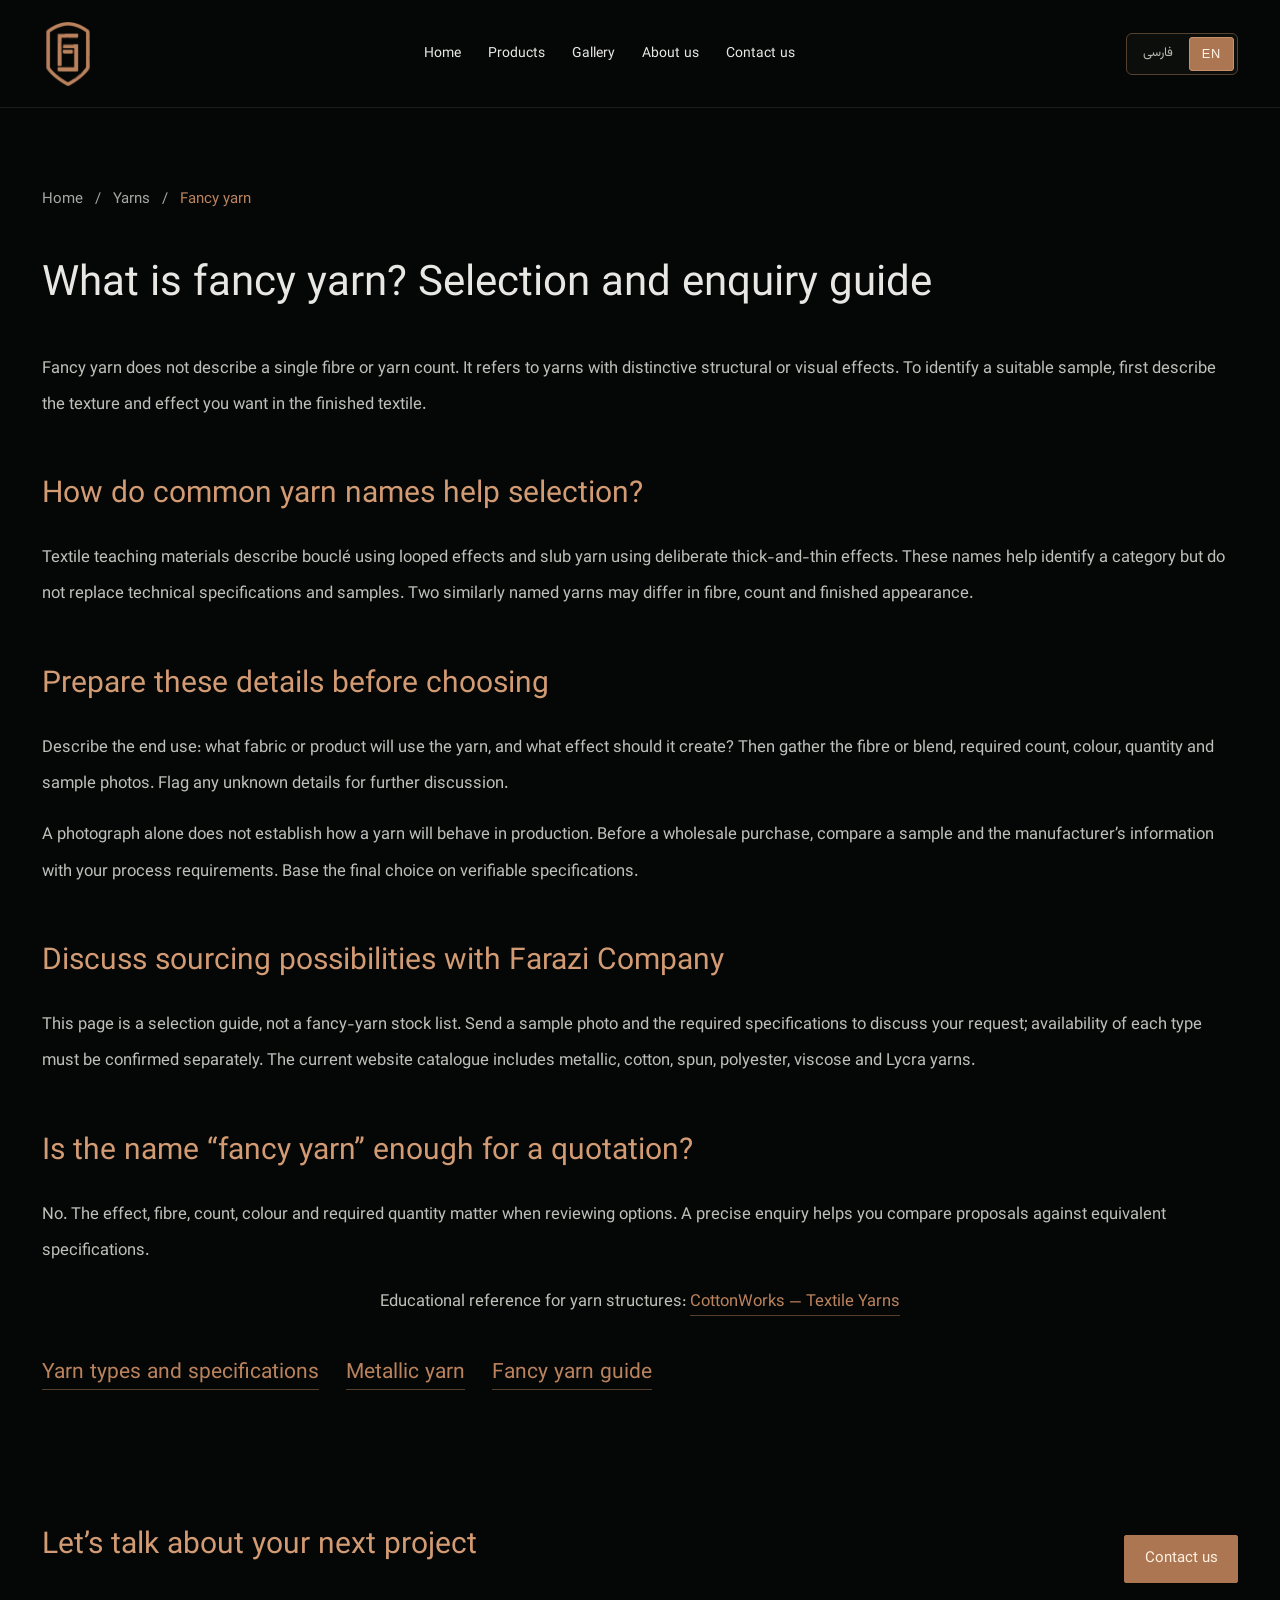
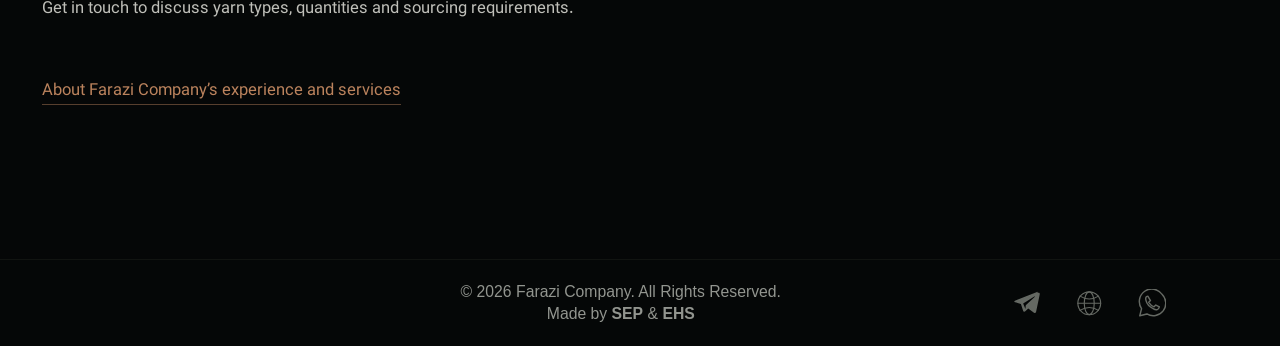
<file: fancy-yarn.en.html>
<!DOCTYPE html>
<html lang="en" dir="ltr">
  <head>
    <meta charset="utf-8" />
    <meta name="viewport" content="width=device-width, initial-scale=1" />
    <meta name="theme-color" content="#050707" />

    <link
      rel="icon"
      href="logo/farazi-symbol-transparent.png"
      type="image/png"
    />
    <link
      rel="preload"
      href="assets/fonts/Vazirmatn-Regular.woff2"
      as="font"
      type="font/woff2"
      crossorigin
    />

    <link rel="stylesheet" href="styles.css" />
    <link rel="stylesheet" href="pages.css" />
    <script src="products-data.js" defer></script>
    <script src="gallery-data.js" defer></script>
    <script src="script.js" defer></script>

    <title>Fancy Yarn Selection &amp; Enquiry Guide | Farazi Company</title>
    <meta
      name="description"
      content="Understand fancy yarn effects and the sample details needed to discuss sourcing: application, fibre, count, colour and quantity."
    />
    <meta
      data-seo="true"
      name="robots"
      content="index, follow, max-image-preview:large"
    />
    <meta data-seo="true" property="og:type" content="website" />
    <meta data-seo="true" property="og:site_name" content="Farazi Company" />
    <meta
      data-seo="true"
      property="og:title"
      content="Fancy Yarn Selection &amp; Enquiry Guide | Farazi Company"
    />
    <meta
      data-seo="true"
      property="og:description"
      content="Understand fancy yarn effects and the sample details needed to discuss sourcing: application, fibre, count, colour and quantity."
    />
    <meta data-seo="true" property="og:locale" content="en_US" />
    <meta data-seo="true" property="og:locale:alternate" content="fa_IR" />
    <meta data-seo="true" name="twitter:card" content="summary_large_image" />
    <meta
      data-seo="true"
      name="twitter:title"
      content="Fancy Yarn Selection &amp; Enquiry Guide | Farazi Company"
    />
    <meta
      data-seo="true"
      name="twitter:description"
      content="Understand fancy yarn effects and the sample details needed to discuss sourcing: application, fibre, count, colour and quantity."
    />
    <link
      data-seo="true"
      rel="canonical"
      href="https://farazicompanyfc.com/fancy-yarn.en.html"
    />
    <link
      data-seo="true"
      rel="alternate"
      hreflang="fa"
      href="https://farazicompanyfc.com/fancy-yarn.html"
    />
    <link
      data-seo="true"
      rel="alternate"
      hreflang="en"
      href="https://farazicompanyfc.com/fancy-yarn.en.html"
    />
    <link
      data-seo="true"
      rel="alternate"
      hreflang="x-default"
      href="https://farazicompanyfc.com/fancy-yarn.html"
    />
    <meta
      data-seo="true"
      property="og:url"
      content="https://farazicompanyfc.com/fancy-yarn.en.html"
    />
    <meta
      data-seo="true"
      property="og:image"
      content="https://farazicompanyfc.com/assets/products/metallic-02.webp"
    />
    <meta
      data-seo="true"
      property="og:image:alt"
      content="Farazi Company textile yarns"
    />
    <meta
      data-seo="true"
      name="twitter:image"
      content="https://farazicompanyfc.com/assets/products/metallic-02.webp"
    />
    <script data-seo="true" type="application/ld+json">
      {
        "@context": "https://schema.org",
        "@type": "WebPage",
        "name": "Fancy Yarn Selection & Enquiry Guide | Farazi Company",
        "description": "Understand fancy yarn effects and the sample details needed to discuss sourcing: application, fibre, count, colour and quantity.",
        "inLanguage": "en",
        "publisher": {
          "@type": "Organization",
          "name": "Farazi Company",
          "alternateName": "فرازی کمپانی",
          "@id": "https://farazicompanyfc.com/index.html#organization",
          "url": "https://farazicompanyfc.com/index.html",
          "logo": "https://farazicompanyfc.com/logo/farazi-symbol-copper.svg"
        },
        "url": "https://farazicompanyfc.com/fancy-yarn.en.html",
        "breadcrumb": {
          "@type": "BreadcrumbList",
          "itemListElement": [
            {
              "@type": "ListItem",
              "position": 1,
              "name": "Home",
              "item": "https://farazicompanyfc.com/index.en.html"
            },
            {
              "@type": "ListItem",
              "position": 2,
              "name": "Yarns",
              "item": "https://farazicompanyfc.com/products.en.html"
            },
            {
              "@type": "ListItem",
              "position": 3,
              "name": "Fancy Yarn Selection & Enquiry Guide | Farazi Company",
              "item": "https://farazicompanyfc.com/fancy-yarn.en.html"
            }
          ]
        }
      }
    </script>
  </head>
  <body data-page="fancy-yarn">
    <a
      class="skip-link"
      href="#main"
      data-en="Skip to content"
      data-fa="رفتن به محتوای اصلی"
      >Skip to content</a
    >
    <svg
      class="icon-library"
      xmlns="http://www.w3.org/2000/svg"
      aria-hidden="true"
    >
      <symbol id="i-arrow" viewbox="0 0 24 24">
        <path d="m14 6-6 6 6 6"></path>
      </symbol>
      <symbol id="i-chevron" viewbox="0 0 24 24">
        <path d="m6 9 6 6 6-6"></path>
      </symbol>
      <symbol id="i-crown" viewbox="0 0 40 40">
        <path d="m5 14 6 17h18l6-17-10 8-5-14-5 14-10-8Zm6 21h18"></path>
        <circle cx="5" cy="12" r="2"></circle>
        <circle cx="20" cy="6" r="2"></circle>
        <circle cx="35" cy="12" r="2"></circle>
      </symbol>
      <symbol id="i-globe" viewbox="0 0 40 40">
        <circle cx="20" cy="20" r="16"></circle>
        <ellipse cx="20" cy="20" rx="7" ry="16"></ellipse>
        <path d="M4 20h32M7 10c8 5 18 5 26 0M7 30c8-5 18-5 26 0"></path>
      </symbol>
      <symbol id="i-shield" viewbox="0 0 40 40">
        <path
          d="M20 3c5 4 10 6 14 6v11c0 9-8 14-14 17C14 34 6 29 6 20V9c4 0 9-2 14-6Z"
        ></path>
        <path d="m13 20 5 5 10-11"></path>
      </symbol>
      <symbol id="i-handshake" viewbox="0 0 40 40">
        <path
          d="m3 19 7-13 7 4M37 19 30 6l-8 4-8 8c-2 3 2 5 4 3l5-4 10 10M4 18l5 4m27-4-4 5M10 23l-3 3c-2 2 1 5 3 3l3-3c2-2-1-5-3-3Zm4 4-3 3c-2 2 1 5 3 3l3-3m1 1-2 2c-2 2 1 5 3 3l2-2m2-1 3 2c3 2 5-1 3-3l-8-7m8 7c3 2 6-1 3-4l-8-7"
        ></path>
      </symbol>
      <symbol id="i-phone" viewbox="0 0 32 32">
        <path
          d="m8 3 5 7-4 4c3 5 5 7 10 9l4-4 7 5c-1 6-5 7-9 5C12 25 6 20 3 11 1 7 3 4 8 3ZM20 3c5 1 8 4 9 9M19 8c3 1 4 2 5 5"
        ></path>
      </symbol>
      <symbol id="i-whatsapp" viewbox="0 0 32 32">
        <path d="M27 6a14 14 0 0 1-17 22l-8 2 2-8A14 14 0 0 1 27 6Z"></path>
        <path
          d="m11 8 3 5-2 2c2 3 3 4 6 5l2-2 4 2c-1 4-4 4-7 2-4-2-7-5-8-9-1-3 0-5 2-5Z"
        ></path>
      </symbol>
      <symbol id="i-telegram" viewbox="0 0 24 24">
        <path
          fill="currentColor"
          stroke="none"
          d="M21.6 2.4 2.9 9.6c-1.3.5-1.3 1.2-.2 1.5l4.8 1.5 1.8 5.6c.2.7.1 1 .9 1 .6 0 .9-.3 1.2-.6l2.3-2.2 4.8 3.5c.9.5 1.5.3 1.8-.8l3-14.3c.4-1.4-.5-2-1.7-1.4ZM9.4 12.3l9.4-5.9c.5-.3.9-.1.5.2l-7.7 7-.3 3.3-1.9-4.6Z"
        ></path>
      </symbol>
      <symbol id="i-mail" viewbox="0 0 32 32">
        <rect x="2" y="5" width="28" height="22" rx="1"></rect>
        <path d="m3 6 13 12L29 6M3 26l10-11m16 11L19 15"></path>
      </symbol>
      <symbol id="i-pin" viewbox="0 0 32 32">
        <path d="M27 13c0 8-11 17-11 17S5 21 5 13a11 11 0 1 1 22 0Z"></path>
        <circle cx="16" cy="12" r="4"></circle>
      </symbol>
      <symbol id="i-instagram" viewbox="0 0 32 32">
        <rect x="4" y="4" width="24" height="24" rx="7"></rect>
        <circle cx="16" cy="16" r="6"></circle>
        <circle cx="24" cy="8" r="1" fill="currentColor" stroke="none"></circle>
      </symbol>
      <symbol id="i-linkedin" viewbox="0 0 32 32">
        <rect x="4" y="4" width="24" height="24" rx="3"></rect>
        <path d="M10 14v10m6 0V14m0 4c0-5 7-5 7 0v6"></path>
        <circle cx="10" cy="9" r="1" fill="currentColor"></circle>
      </symbol>
      <symbol id="i-close" viewbox="0 0 24 24">
        <path d="m6 6 12 12M6 18 18 6"></path>
      </symbol>
      <symbol id="i-menu" viewbox="0 0 24 24">
        <path d="M3 6h18M3 12h18M3 18h18"></path>
      </symbol>
    </svg>
    <header class="site-header" id="home">
      <div class="header-inner container">
        <a class="brand" href="index.en.html" aria-label="Farazi Company, home"
          ><img
            class="brand-symbol"
            src="logo/farazi-symbol-copper.svg"
            width="385"
            height="550"
            alt="Farazi Company"
        /></a>
        <nav class="main-nav" id="main-nav" aria-label="Main navigation">
          <a href="index.en.html" data-en="Home" data-fa="صفحه اصلی">Home</a>
          <a href="products.en.html" data-en="Products" data-fa="محصولات"
            >Products</a
          >
          <button
            type="button"
            data-dialog="gallery"
            data-en="Gallery"
            data-fa="
            گالری
          "
          >
            Gallery
          </button>
          <a
            aria-current="false"
            href="about.en.html"
            data-en="About us"
            data-fa="درباره ما"
            >About us</a
          >
          <a href="contact.en.html" data-en="Contact us" data-fa="تماس با ما"
            >Contact us</a
          >
        </nav>
        <div class="header-tools">
          <div
            class="language-switch"
            role="group"
            aria-label="Site language"
            dir="ltr"
          >
            <a
              data-language="fa"
              lang="fa"
              aria-label="فارسی"
              href="fancy-yarn.html"
              hreflang="fa"
              aria-current="false"
            >
              فارسی</a
            ><a
              data-language="en"
              lang="en"
              aria-label="English"
              href="fancy-yarn.en.html"
              hreflang="en"
              aria-current="page"
            >
              EN
            </a>
          </div>
          <button
            class="menu-toggle"
            id="menu-toggle"
            type="button"
            aria-label="Open menu"
            aria-expanded="false"
            aria-controls="main-nav"
          >
            <svg class="icon"><use href="#i-menu"></use></svg>
          </button>
        </div>
      </div>
    </header>
    <main id="main" class="inner-page">
      <article class="container yarn-guide">
        <nav class="breadcrumbs" aria-label="Breadcrumb">
          <a href="index.en.html" data-en="Home" data-fa="خانه">Home</a> /
          <a href="products.en.html" data-en="Yarns" data-fa="انواع نخ"
            >Yarns</a
          >
          / <span data-en="Fancy yarn" data-fa="نخ فانتزی">Fancy yarn</span>
        </nav>
        <h1
          data-en="What is fancy yarn? Selection and enquiry guide"
          data-fa="نخ فانتزی چیست؟ راهنمای انتخاب و استعلام"
        >
          What is fancy yarn? Selection and enquiry guide
        </h1>
        <p
          data-en="Fancy yarn does not describe a single fibre or yarn count. It refers to yarns with distinctive structural or visual effects. To identify a suitable sample, first describe the texture and effect you want in the finished textile."
          data-fa="وقتی از نخ فانتزی صحبت می‌کنیم، تنها یک جنس یا یک نمرهٔ نخ منظور نیست. این عنوان برای نخ‌هایی با جلوه‌های ویژه در ساختار یا ظاهر به کار می‌رود. برای رسیدن به نمونهٔ مناسب، باید مشخص شود چه بافت و جلوه‌ای در محصول نهایی انتظار دارید."
        >
          Fancy yarn does not describe a single fibre or yarn count. It refers
          to yarns with distinctive structural or visual effects. To identify a
          suitable sample, first describe the texture and effect you want in the
          finished textile.
        </p>
        <section>
          <h2
            data-en="How do common yarn names help selection?"
            data-fa="نام‌های رایج چه کمکی به انتخاب می‌کنند؟"
          >
            How do common yarn names help selection?
          </h2>
          <p
            data-en="Textile teaching materials describe bouclé using looped effects and slub yarn using deliberate thick-and-thin effects. These names help identify a category but do not replace technical specifications and samples. Two similarly named yarns may differ in fibre, count and finished appearance."
            data-fa="در منابع آموزشی نساجی، بوکله با جلوه‌های حلقه‌ای و اسلاب با تغییرات عمدی ضخامت معرفی می‌شوند. این نام‌ها نقطهٔ شروع شناخت هستند، نه جایگزین مشخصات فنی و نمونه. دو نخ با نام مشابه ممکن است از نظر الیاف، نمره و ظاهر نهایی متفاوت باشند."
          >
            Textile teaching materials describe bouclé using looped effects and
            slub yarn using deliberate thick-and-thin effects. These names help
            identify a category but do not replace technical specifications and
            samples. Two similarly named yarns may differ in fibre, count and
            finished appearance.
          </p>
        </section>
        <section>
          <h2
            data-en="Prepare these details before choosing"
            data-fa="پیش از انتخاب، این اطلاعات را آماده کنید"
          >
            Prepare these details before choosing
          </h2>
          <p
            data-en="Describe the end use: what fabric or product will use the yarn, and what effect should it create? Then gather the fibre or blend, required count, colour, quantity and sample photos. Flag any unknown details for further discussion."
            data-fa="کاربرد نهایی را مشخص کنید: نخ قرار است در چه نوع پارچه یا محصولی استفاده شود و چه جلوه‌ای ایجاد کند؟ سپس جنس یا ترکیب الیاف، نمرهٔ مورد نظر، رنگ، مقدار و عکس نمونه را کنار هم قرار دهید. اگر اطلاعاتی را نمی‌دانید، آن را به‌عنوان مورد نیاز به بررسی مشخص کنید."
          >
            Describe the end use: what fabric or product will use the yarn, and
            what effect should it create? Then gather the fibre or blend,
            required count, colour, quantity and sample photos. Flag any unknown
            details for further discussion.
          </p>
          <p
            data-en="A photograph alone does not establish how a yarn will behave in production. Before a wholesale purchase, compare a sample and the manufacturer’s information with your process requirements. Base the final choice on verifiable specifications."
            data-fa="ظاهر عکس به‌تنهایی نشان‌دهندهٔ رفتار نخ در تولید نیست. برای خرید عمده، نمونه و اطلاعات سازنده را با نیاز فرآیند خود مقایسه کنید. انتخاب نهایی باید بر مشخصات قابل بررسی استوار باشد."
          >
            A photograph alone does not establish how a yarn will behave in
            production. Before a wholesale purchase, compare a sample and the
            manufacturer’s information with your process requirements. Base the
            final choice on verifiable specifications.
          </p>
        </section>
        <section>
          <h2
            data-en="Discuss sourcing possibilities with Farazi Company"
            data-fa="بررسی امکان تأمین با فرازی کمپانی"
          >
            Discuss sourcing possibilities with Farazi Company
          </h2>
          <p
            data-en="This page is a selection guide, not a fancy-yarn stock list. Send a sample photo and the required specifications to discuss your request; availability of each type must be confirmed separately. The current website catalogue includes metallic, cotton, spun, polyester, viscose and Lycra yarns."
            data-fa="این صفحه راهنمای انتخاب است و فهرست موجودی نخ فانتزی محسوب نمی‌شود. برای بررسی درخواست، عکس نمونه و مشخصات مورد نیاز را ارسال کنید؛ امکان تأمین هر نوع باید جداگانه تأیید شود. سبد فعلی معرفی‌شده در سایت شامل نخ لمه و متالیک، پنبه، اسپان، پلی‌استر، ویسکوز و کش لاکرا است."
          >
            This page is a selection guide, not a fancy-yarn stock list. Send a
            sample photo and the required specifications to discuss your
            request; availability of each type must be confirmed separately. The
            current website catalogue includes metallic, cotton, spun,
            polyester, viscose and Lycra yarns.
          </p>
        </section>
        <section>
          <h2
            data-en="Is the name “fancy yarn” enough for a quotation?"
            data-fa="آیا فقط نام «نخ فانتزی» برای قیمت گرفتن کافی است؟"
          >
            Is the name “fancy yarn” enough for a quotation?
          </h2>
          <p
            data-en="No. The effect, fibre, count, colour and required quantity matter when reviewing options. A precise enquiry helps you compare proposals against equivalent specifications."
            data-fa="خیر. نوع جلوه، جنس، نمره، رنگ و مقدار درخواستی برای بررسی گزینه‌ها اهمیت دارند. درخواست دقیق‌تر کمک می‌کند پیشنهادهای مختلف را بر مبنای مشخصات مشابه مقایسه کنید."
          >
            No. The effect, fibre, count, colour and required quantity matter
            when reviewing options. A precise enquiry helps you compare
            proposals against equivalent specifications.
          </p>
        </section>
        <p class="guide-source">
          <span
            data-en="Educational reference for yarn structures: "
            data-fa="منبع آموزشی برای ساختارهای نخ: "
            >Educational reference for yarn structures: </span
          ><a
            href="https://cottonworks.com/wp-content/uploads/2017/11/Textile_Yarns.pdf"
            rel="noopener"
            >CottonWorks — Textile Yarns</a
          >
        </p>
        <nav class="yarn-links" aria-label="Yarn guides">
          <a
            href="products.en.html"
            data-en="Yarn types and specifications"
            data-fa="انواع نخ و مشخصات محصولات"
            >Yarn types and specifications</a
          ><a
            href="lame-yarn.en.html"
            data-en="Metallic yarn"
            data-fa="نخ لمه و متالیک"
            >Metallic yarn</a
          ><a
            href="fancy-yarn.en.html"
            data-en="Fancy yarn guide"
            data-fa="راهنمای نخ فانتزی"
            >Fancy yarn guide</a
          >
        </nav>
        <section class="conversation-band">
          <div>
            <h2
              data-en="Let’s talk about your next project"
              data-fa="
              درباره نیاز مجموعه‌تان صحبت کنیم
            "
            >
              Let’s talk about your next project
            </h2>
            <p
              data-en="Get in touch to discuss yarn types, quantities and sourcing requirements."
              data-fa="
              برای بررسی نوع نخ، مقدار مورد نیاز و شرایط تأمین، با ما در ارتباط
              باشید.
            "
            >
              Get in touch to discuss yarn types, quantities and sourcing
              requirements.
            </p>
          </div>
          <a
            class="button button-filled"
            href="contact.en.html"
            data-en="Contact us"
            data-fa="تماس با ما"
            >Contact us</a
          >
        </section>
        <p>
          <a
            href="about.en.html"
            data-en="About Farazi Company’s experience and services"
            data-fa="درباره سابقه و فعالیت فرازی کمپانی"
            >About Farazi Company’s experience and services</a
          >
        </p>
      </article>
    </main>

    <div class="footer-bottom">
      <div class="footer-copy">
        <p lang="en" dir="ltr">
          © <span data-copyright-year>2026</span> Farazi Company. All Rights
          Reserved.
        </p>

        <p class="made-by" lang="en" dir="ltr">
          Made by
          <a
            href="https://sepidemalek.ir/"
            target="_blank"
            rel="noopener noreferrer"
            >SEP</a
          >
          &
          <a href="https://ehsntb.ir/" target="_blank" rel="noopener noreferrer"
            >EHS</a
          >
        </p>
      </div>

      <div class="social-links" aria-label="Contact methods">
        <a
          href="https://t.me/FARAZICOMPANYFC"
          target="_blank"
          rel="noopener noreferrer"
          aria-label="Telegram"
        >
          <svg class="icon"><use href="#i-telegram"></use></svg>
        </a>
        <a
          href="https://linku.page/H9RUVF8G"
          target="_blank"
          rel="noopener noreferrer"
          aria-label="Digital business card"
        >
          <svg class="icon"><use href="#i-globe"></use></svg>
        </a>
        <a
          href="https://wa.me/989123951302"
          target="_blank"
          rel="noopener noreferrer"
          aria-label="WhatsApp"
        >
          <svg class="icon"><use href="#i-whatsapp"></use></svg>
        </a>
      </div>
    </div>

    <dialog
      class="detail-dialog"
      id="detail-dialog"
      aria-labelledby="dialog-title"
    >
      <button class="dialog-close" type="button" aria-label="Close dialog">
        <svg class="icon"><use href="#i-close"></use></svg>
      </button>
      <div id="dialog-content"></div>
    </dialog>
  </body>
</html>
</file>
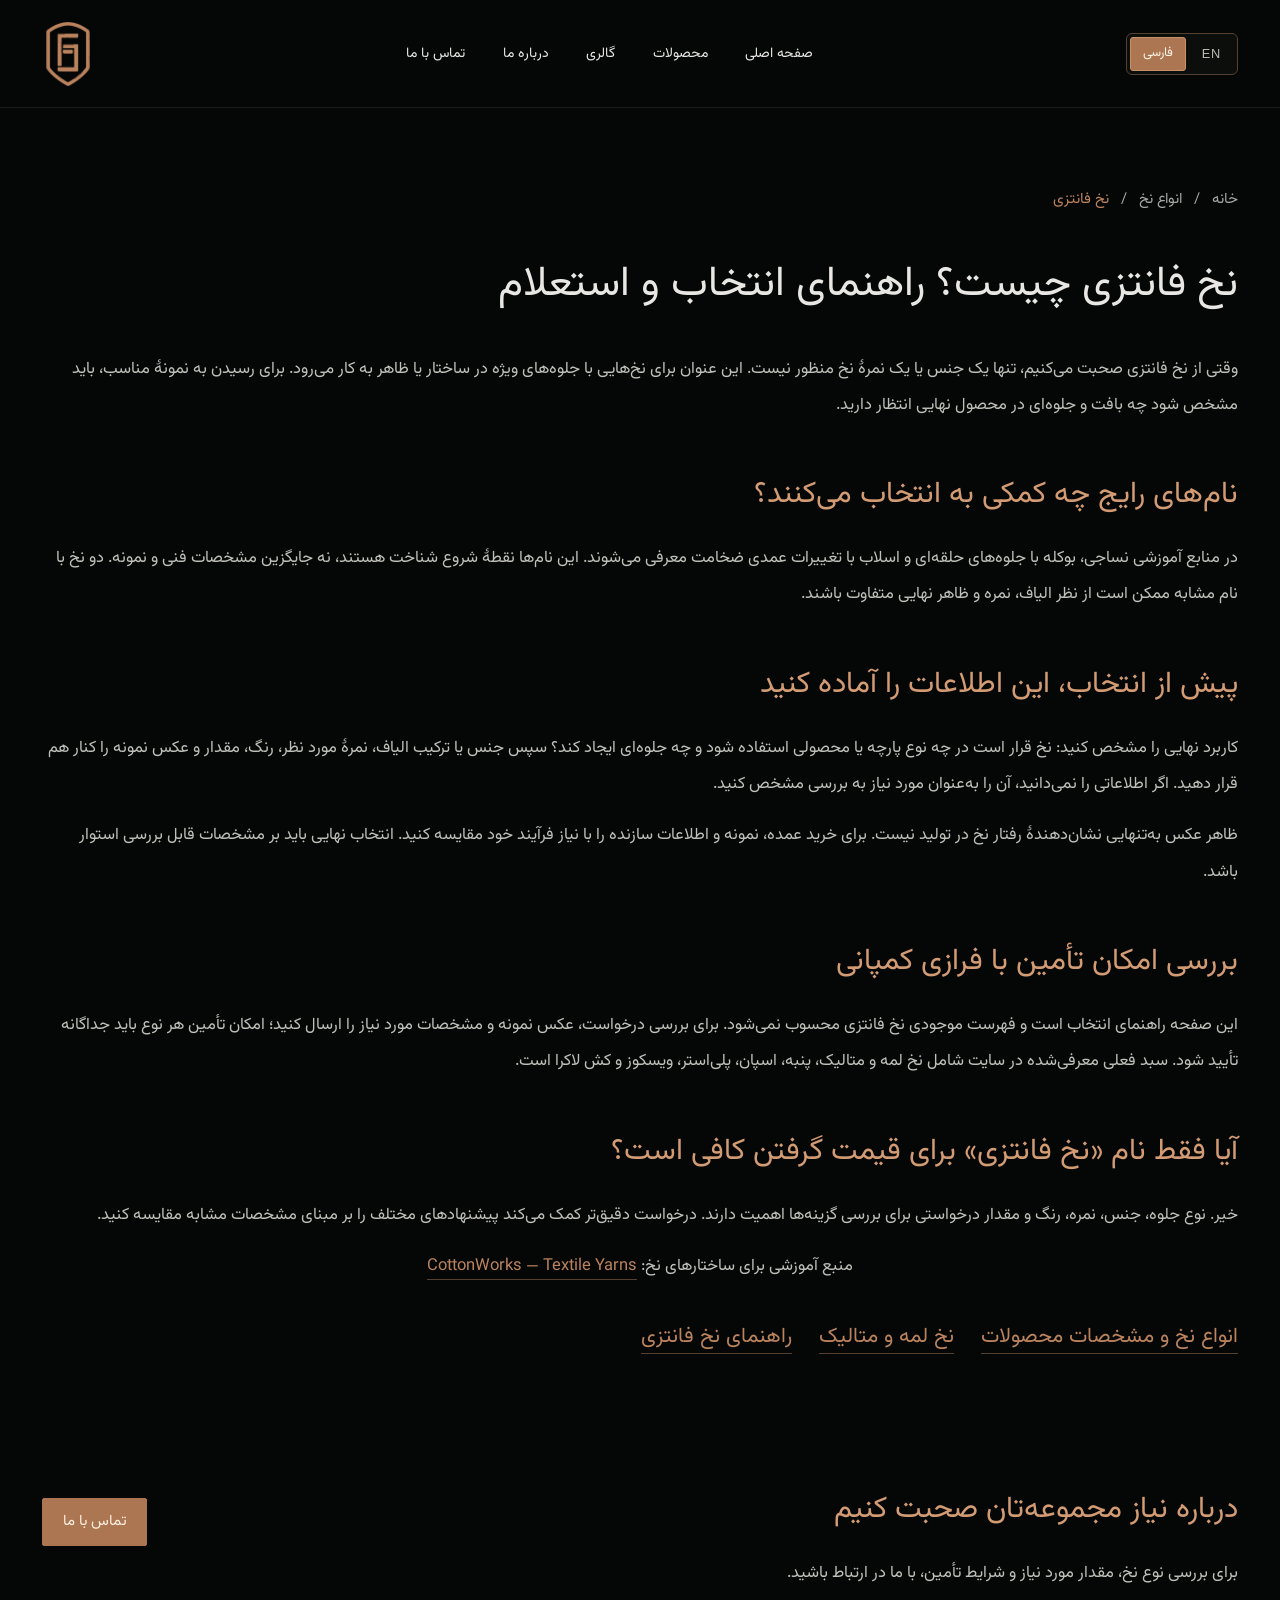
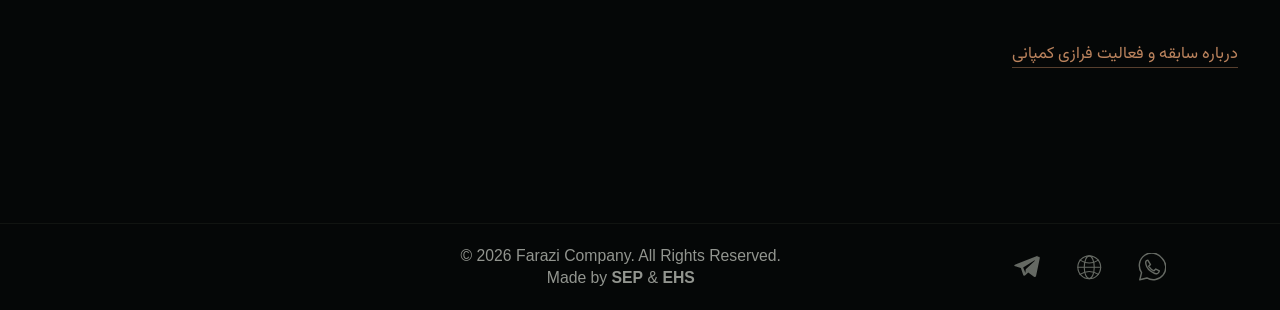
<file: fancy-yarn.html>
<!DOCTYPE html>
<html lang="fa" dir="rtl">
  <head>
    <meta charset="utf-8" />
    <meta name="viewport" content="width=device-width, initial-scale=1" />
    <meta name="theme-color" content="#050707" />

    <link
      rel="icon"
      href="logo/farazi-symbol-transparent.png"
      type="image/png"
    />
    <link
      rel="preload"
      href="assets/fonts/Vazirmatn-Regular.woff2"
      as="font"
      type="font/woff2"
      crossorigin
    />

    <link rel="stylesheet" href="styles.css" />
    <link rel="stylesheet" href="pages.css" />
    <script src="products-data.js" defer></script>
    <script src="gallery-data.js" defer></script>
    <script src="script.js" defer></script>

    <title>نخ فانتزی چیست؟ راهنمای انتخاب و استعلام | فرازی کمپانی</title>
    <meta
      name="description"
      content="راهنمای نخ فانتزی، تفاوت جلوه‌های بوکله و اسلاب و اطلاعات لازم برای بررسی نمونه و امکان تأمین؛ کاربرد، جنس، نمره، رنگ و مقدار."
    />
    <meta
      data-seo="true"
      name="robots"
      content="index, follow, max-image-preview:large"
    />
    <meta data-seo="true" property="og:type" content="website" />
    <meta data-seo="true" property="og:site_name" content="Farazi Company" />
    <meta
      data-seo="true"
      property="og:title"
      content="نخ فانتزی چیست؟ راهنمای انتخاب و استعلام | فرازی کمپانی"
    />
    <meta
      data-seo="true"
      property="og:description"
      content="راهنمای نخ فانتزی، تفاوت جلوه‌های بوکله و اسلاب و اطلاعات لازم برای بررسی نمونه و امکان تأمین؛ کاربرد، جنس، نمره، رنگ و مقدار."
    />
    <meta data-seo="true" property="og:locale" content="fa_IR" />
    <meta data-seo="true" property="og:locale:alternate" content="en_US" />
    <meta data-seo="true" name="twitter:card" content="summary_large_image" />
    <meta
      data-seo="true"
      name="twitter:title"
      content="نخ فانتزی چیست؟ راهنمای انتخاب و استعلام | فرازی کمپانی"
    />
    <meta
      data-seo="true"
      name="twitter:description"
      content="راهنمای نخ فانتزی، تفاوت جلوه‌های بوکله و اسلاب و اطلاعات لازم برای بررسی نمونه و امکان تأمین؛ کاربرد، جنس، نمره، رنگ و مقدار."
    />
    <link
      data-seo="true"
      rel="canonical"
      href="https://farazicompanyfc.com/fancy-yarn.html"
    />
    <link
      data-seo="true"
      rel="alternate"
      hreflang="fa"
      href="https://farazicompanyfc.com/fancy-yarn.html"
    />
    <link
      data-seo="true"
      rel="alternate"
      hreflang="en"
      href="https://farazicompanyfc.com/fancy-yarn.en.html"
    />
    <link
      data-seo="true"
      rel="alternate"
      hreflang="x-default"
      href="https://farazicompanyfc.com/fancy-yarn.html"
    />
    <meta
      data-seo="true"
      property="og:url"
      content="https://farazicompanyfc.com/fancy-yarn.html"
    />
    <meta
      data-seo="true"
      property="og:image"
      content="https://farazicompanyfc.com/assets/products/metallic-02.webp"
    />
    <meta
      data-seo="true"
      property="og:image:alt"
      content="Farazi Company textile yarns"
    />
    <meta
      data-seo="true"
      name="twitter:image"
      content="https://farazicompanyfc.com/assets/products/metallic-02.webp"
    />
    <script data-seo="true" type="application/ld+json">
      {
        "@context": "https://schema.org",
        "@type": "WebPage",
        "name": "نخ فانتزی چیست؟ راهنمای انتخاب و استعلام | فرازی کمپانی",
        "description": "راهنمای نخ فانتزی، تفاوت جلوه‌های بوکله و اسلاب و اطلاعات لازم برای بررسی نمونه و امکان تأمین؛ کاربرد، جنس، نمره، رنگ و مقدار.",
        "inLanguage": "fa",
        "publisher": {
          "@type": "Organization",
          "name": "Farazi Company",
          "alternateName": "فرازی کمپانی",
          "@id": "https://farazicompanyfc.com/index.html#organization",
          "url": "https://farazicompanyfc.com/index.html",
          "logo": "https://farazicompanyfc.com/logo/farazi-symbol-copper.svg"
        },
        "url": "https://farazicompanyfc.com/fancy-yarn.html",
        "breadcrumb": {
          "@type": "BreadcrumbList",
          "itemListElement": [
            {
              "@type": "ListItem",
              "position": 1,
              "name": "خانه",
              "item": "https://farazicompanyfc.com/index.html"
            },
            {
              "@type": "ListItem",
              "position": 2,
              "name": "انواع نخ",
              "item": "https://farazicompanyfc.com/products.html"
            },
            {
              "@type": "ListItem",
              "position": 3,
              "name": "نخ فانتزی چیست؟ راهنمای انتخاب و استعلام | فرازی کمپانی",
              "item": "https://farazicompanyfc.com/fancy-yarn.html"
            }
          ]
        }
      }
    </script>
  </head>
  <body data-page="fancy-yarn">
    <a class="skip-link" href="#main" data-en="Skip to content"
      >رفتن به محتوای اصلی</a
    >
    <svg
      class="icon-library"
      xmlns="http://www.w3.org/2000/svg"
      aria-hidden="true"
    >
      <symbol id="i-arrow" viewbox="0 0 24 24">
        <path d="m14 6-6 6 6 6"></path>
      </symbol>
      <symbol id="i-chevron" viewbox="0 0 24 24">
        <path d="m6 9 6 6 6-6"></path>
      </symbol>
      <symbol id="i-crown" viewbox="0 0 40 40">
        <path d="m5 14 6 17h18l6-17-10 8-5-14-5 14-10-8Zm6 21h18"></path>
        <circle cx="5" cy="12" r="2"></circle>
        <circle cx="20" cy="6" r="2"></circle>
        <circle cx="35" cy="12" r="2"></circle>
      </symbol>
      <symbol id="i-globe" viewbox="0 0 40 40">
        <circle cx="20" cy="20" r="16"></circle>
        <ellipse cx="20" cy="20" rx="7" ry="16"></ellipse>
        <path d="M4 20h32M7 10c8 5 18 5 26 0M7 30c8-5 18-5 26 0"></path>
      </symbol>
      <symbol id="i-shield" viewbox="0 0 40 40">
        <path
          d="M20 3c5 4 10 6 14 6v11c0 9-8 14-14 17C14 34 6 29 6 20V9c4 0 9-2 14-6Z"
        ></path>
        <path d="m13 20 5 5 10-11"></path>
      </symbol>
      <symbol id="i-handshake" viewbox="0 0 40 40">
        <path
          d="m3 19 7-13 7 4M37 19 30 6l-8 4-8 8c-2 3 2 5 4 3l5-4 10 10M4 18l5 4m27-4-4 5M10 23l-3 3c-2 2 1 5 3 3l3-3c2-2-1-5-3-3Zm4 4-3 3c-2 2 1 5 3 3l3-3m1 1-2 2c-2 2 1 5 3 3l2-2m2-1 3 2c3 2 5-1 3-3l-8-7m8 7c3 2 6-1 3-4l-8-7"
        ></path>
      </symbol>
      <symbol id="i-phone" viewbox="0 0 32 32">
        <path
          d="m8 3 5 7-4 4c3 5 5 7 10 9l4-4 7 5c-1 6-5 7-9 5C12 25 6 20 3 11 1 7 3 4 8 3ZM20 3c5 1 8 4 9 9M19 8c3 1 4 2 5 5"
        ></path>
      </symbol>
      <symbol id="i-whatsapp" viewbox="0 0 32 32">
        <path d="M27 6a14 14 0 0 1-17 22l-8 2 2-8A14 14 0 0 1 27 6Z"></path>
        <path
          d="m11 8 3 5-2 2c2 3 3 4 6 5l2-2 4 2c-1 4-4 4-7 2-4-2-7-5-8-9-1-3 0-5 2-5Z"
        ></path>
      </symbol>
      <symbol id="i-telegram" viewbox="0 0 24 24">
        <path
          fill="currentColor"
          stroke="none"
          d="M21.6 2.4 2.9 9.6c-1.3.5-1.3 1.2-.2 1.5l4.8 1.5 1.8 5.6c.2.7.1 1 .9 1 .6 0 .9-.3 1.2-.6l2.3-2.2 4.8 3.5c.9.5 1.5.3 1.8-.8l3-14.3c.4-1.4-.5-2-1.7-1.4ZM9.4 12.3l9.4-5.9c.5-.3.9-.1.5.2l-7.7 7-.3 3.3-1.9-4.6Z"
        ></path>
      </symbol>
      <symbol id="i-mail" viewbox="0 0 32 32">
        <rect x="2" y="5" width="28" height="22" rx="1"></rect>
        <path d="m3 6 13 12L29 6M3 26l10-11m16 11L19 15"></path>
      </symbol>
      <symbol id="i-pin" viewbox="0 0 32 32">
        <path d="M27 13c0 8-11 17-11 17S5 21 5 13a11 11 0 1 1 22 0Z"></path>
        <circle cx="16" cy="12" r="4"></circle>
      </symbol>
      <symbol id="i-instagram" viewbox="0 0 32 32">
        <rect x="4" y="4" width="24" height="24" rx="7"></rect>
        <circle cx="16" cy="16" r="6"></circle>
        <circle cx="24" cy="8" r="1" fill="currentColor" stroke="none"></circle>
      </symbol>
      <symbol id="i-linkedin" viewbox="0 0 32 32">
        <rect x="4" y="4" width="24" height="24" rx="3"></rect>
        <path d="M10 14v10m6 0V14m0 4c0-5 7-5 7 0v6"></path>
        <circle cx="10" cy="9" r="1" fill="currentColor"></circle>
      </symbol>
      <symbol id="i-close" viewbox="0 0 24 24">
        <path d="m6 6 12 12M6 18 18 6"></path>
      </symbol>
      <symbol id="i-menu" viewbox="0 0 24 24">
        <path d="M3 6h18M3 12h18M3 18h18"></path>
      </symbol>
    </svg>
    <header class="site-header" id="home">
      <div class="header-inner container">
        <a class="brand" href="index.html" aria-label="فرازی کمپانی، صفحه اصلی"
          ><img
            class="brand-symbol"
            src="logo/farazi-symbol-copper.svg"
            width="385"
            height="550"
            alt="Farazi Company"
        /></a>
        <nav class="main-nav" id="main-nav" aria-label="منوی اصلی">
          <a href="index.html" data-en="Home">صفحه اصلی</a>
          <a href="products.html" data-en="Products">محصولات</a>
          <button type="button" data-dialog="gallery" data-en="Gallery">
            گالری
          </button>
          <a aria-current="false" href="about.html" data-en="About us"
            >درباره ما</a
          >
          <a href="contact.html" data-en="Contact us">تماس با ما</a>
        </nav>
        <div class="header-tools">
          <div
            class="language-switch"
            role="group"
            aria-label="زبان سایت"
            dir="ltr"
          >
            <a
              data-language="fa"
              lang="fa"
              aria-label="فارسی"
              href="fancy-yarn.html"
              hreflang="fa"
              aria-current="page"
            >
              فارسی</a
            ><a
              data-language="en"
              lang="en"
              aria-label="English"
              href="fancy-yarn.en.html"
              hreflang="en"
              aria-current="false"
            >
              EN
            </a>
          </div>
          <button
            class="menu-toggle"
            id="menu-toggle"
            type="button"
            aria-label="باز کردن منو"
            aria-expanded="false"
            aria-controls="main-nav"
          >
            <svg class="icon"><use href="#i-menu"></use></svg>
          </button>
        </div>
      </div>
    </header>
    <main id="main" class="inner-page">
      <article class="container yarn-guide">
        <nav class="breadcrumbs" aria-label="مسیر صفحه">
          <a href="index.html" data-en="Home">خانه</a> /
          <a href="products.html" data-en="Yarns">انواع نخ</a> /
          <span data-en="Fancy yarn">نخ فانتزی</span>
        </nav>
        <h1 data-en="What is fancy yarn? Selection and enquiry guide">
          نخ فانتزی چیست؟ راهنمای انتخاب و استعلام
        </h1>
        <p
          data-en="Fancy yarn does not describe a single fibre or yarn count. It refers to yarns with distinctive structural or visual effects. To identify a suitable sample, first describe the texture and effect you want in the finished textile."
        >
          وقتی از نخ فانتزی صحبت می‌کنیم، تنها یک جنس یا یک نمرهٔ نخ منظور نیست.
          این عنوان برای نخ‌هایی با جلوه‌های ویژه در ساختار یا ظاهر به کار
          می‌رود. برای رسیدن به نمونهٔ مناسب، باید مشخص شود چه بافت و جلوه‌ای در
          محصول نهایی انتظار دارید.
        </p>
        <section>
          <h2 data-en="How do common yarn names help selection?">
            نام‌های رایج چه کمکی به انتخاب می‌کنند؟
          </h2>
          <p
            data-en="Textile teaching materials describe bouclé using looped effects and slub yarn using deliberate thick-and-thin effects. These names help identify a category but do not replace technical specifications and samples. Two similarly named yarns may differ in fibre, count and finished appearance."
          >
            در منابع آموزشی نساجی، بوکله با جلوه‌های حلقه‌ای و اسلاب با تغییرات
            عمدی ضخامت معرفی می‌شوند. این نام‌ها نقطهٔ شروع شناخت هستند، نه
            جایگزین مشخصات فنی و نمونه. دو نخ با نام مشابه ممکن است از نظر
            الیاف، نمره و ظاهر نهایی متفاوت باشند.
          </p>
        </section>
        <section>
          <h2 data-en="Prepare these details before choosing">
            پیش از انتخاب، این اطلاعات را آماده کنید
          </h2>
          <p
            data-en="Describe the end use: what fabric or product will use the yarn, and what effect should it create? Then gather the fibre or blend, required count, colour, quantity and sample photos. Flag any unknown details for further discussion."
          >
            کاربرد نهایی را مشخص کنید: نخ قرار است در چه نوع پارچه یا محصولی
            استفاده شود و چه جلوه‌ای ایجاد کند؟ سپس جنس یا ترکیب الیاف، نمرهٔ
            مورد نظر، رنگ، مقدار و عکس نمونه را کنار هم قرار دهید. اگر اطلاعاتی
            را نمی‌دانید، آن را به‌عنوان مورد نیاز به بررسی مشخص کنید.
          </p>
          <p
            data-en="A photograph alone does not establish how a yarn will behave in production. Before a wholesale purchase, compare a sample and the manufacturer’s information with your process requirements. Base the final choice on verifiable specifications."
          >
            ظاهر عکس به‌تنهایی نشان‌دهندهٔ رفتار نخ در تولید نیست. برای خرید
            عمده، نمونه و اطلاعات سازنده را با نیاز فرآیند خود مقایسه کنید.
            انتخاب نهایی باید بر مشخصات قابل بررسی استوار باشد.
          </p>
        </section>
        <section>
          <h2 data-en="Discuss sourcing possibilities with Farazi Company">
            بررسی امکان تأمین با فرازی کمپانی
          </h2>
          <p
            data-en="This page is a selection guide, not a fancy-yarn stock list. Send a sample photo and the required specifications to discuss your request; availability of each type must be confirmed separately. The current website catalogue includes metallic, cotton, spun, polyester, viscose and Lycra yarns."
          >
            این صفحه راهنمای انتخاب است و فهرست موجودی نخ فانتزی محسوب نمی‌شود.
            برای بررسی درخواست، عکس نمونه و مشخصات مورد نیاز را ارسال کنید؛
            امکان تأمین هر نوع باید جداگانه تأیید شود. سبد فعلی معرفی‌شده در
            سایت شامل نخ لمه و متالیک، پنبه، اسپان، پلی‌استر، ویسکوز و کش لاکرا
            است.
          </p>
        </section>
        <section>
          <h2 data-en="Is the name “fancy yarn” enough for a quotation?">
            آیا فقط نام «نخ فانتزی» برای قیمت گرفتن کافی است؟
          </h2>
          <p
            data-en="No. The effect, fibre, count, colour and required quantity matter when reviewing options. A precise enquiry helps you compare proposals against equivalent specifications."
          >
            خیر. نوع جلوه، جنس، نمره، رنگ و مقدار درخواستی برای بررسی گزینه‌ها
            اهمیت دارند. درخواست دقیق‌تر کمک می‌کند پیشنهادهای مختلف را بر مبنای
            مشخصات مشابه مقایسه کنید.
          </p>
        </section>
        <p class="guide-source">
          <span data-en="Educational reference for yarn structures: "
            >منبع آموزشی برای ساختارهای نخ: </span
          ><a
            href="https://cottonworks.com/wp-content/uploads/2017/11/Textile_Yarns.pdf"
            rel="noopener"
            >CottonWorks — Textile Yarns</a
          >
        </p>
        <nav class="yarn-links" aria-label="راهنمای نخ">
          <a href="products.html" data-en="Yarn types and specifications"
            >انواع نخ و مشخصات محصولات</a
          ><a href="lame-yarn.html" data-en="Metallic yarn">نخ لمه و متالیک</a
          ><a href="fancy-yarn.html" data-en="Fancy yarn guide"
            >راهنمای نخ فانتزی</a
          >
        </nav>
        <section class="conversation-band">
          <div>
            <h2 data-en="Let’s talk about your next project">
              درباره نیاز مجموعه‌تان صحبت کنیم
            </h2>
            <p
              data-en="Get in touch to discuss yarn types, quantities and sourcing requirements."
            >
              برای بررسی نوع نخ، مقدار مورد نیاز و شرایط تأمین، با ما در ارتباط
              باشید.
            </p>
          </div>
          <a
            class="button button-filled"
            href="contact.html"
            data-en="Contact us"
            >تماس با ما</a
          >
        </section>
        <p>
          <a
            href="about.html"
            data-en="About Farazi Company’s experience and services"
            >درباره سابقه و فعالیت فرازی کمپانی</a
          >
        </p>
      </article>
    </main>

    <div class="footer-bottom">
      <div class="footer-copy">
        <p lang="en" dir="ltr">
          © <span data-copyright-year>2026</span> Farazi Company. All Rights
          Reserved.
        </p>

        <p class="made-by" lang="en" dir="ltr">
          Made by
          <a
            href="https://sepidemalek.ir/"
            target="_blank"
            rel="noopener noreferrer"
            >SEP</a
          >
          &
          <a href="https://ehsntb.ir/" target="_blank" rel="noopener noreferrer"
            >EHS</a
          >
        </p>
      </div>

      <div class="social-links" aria-label="راه‌های ارتباطی">
        <a
          href="https://t.me/FARAZICOMPANYFC"
          target="_blank"
          rel="noopener noreferrer"
          aria-label="Telegram"
        >
          <svg class="icon"><use href="#i-telegram"></use></svg>
        </a>
        <a
          href="https://linku.page/H9RUVF8G"
          target="_blank"
          rel="noopener noreferrer"
          aria-label="Digital business card"
        >
          <svg class="icon"><use href="#i-globe"></use></svg>
        </a>
        <a
          href="https://wa.me/989123951302"
          target="_blank"
          rel="noopener noreferrer"
          aria-label="WhatsApp"
        >
          <svg class="icon"><use href="#i-whatsapp"></use></svg>
        </a>
      </div>
    </div>

    <dialog
      class="detail-dialog"
      id="detail-dialog"
      aria-labelledby="dialog-title"
    >
      <button class="dialog-close" type="button" aria-label="بستن پنجره">
        <svg class="icon"><use href="#i-close"></use></svg>
      </button>
      <div id="dialog-content"></div>
    </dialog>
  </body>
</html>
</file>
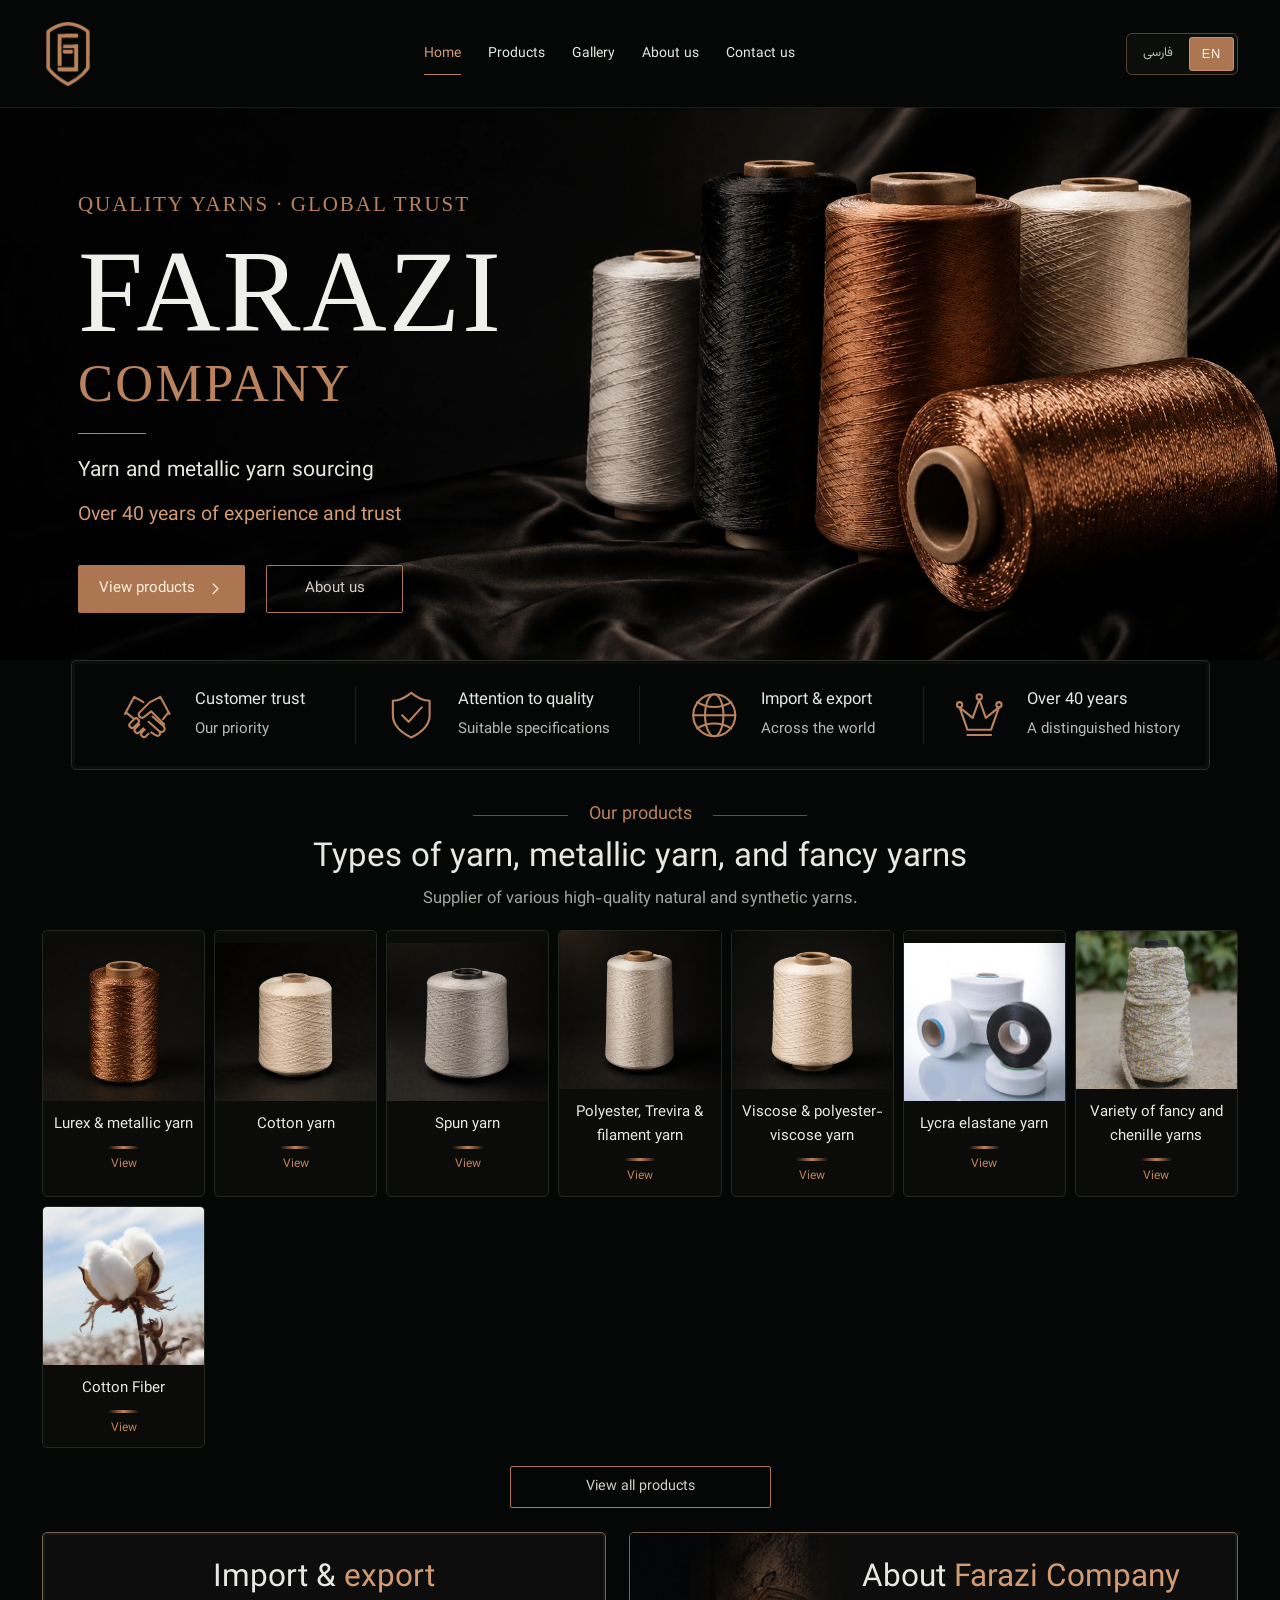
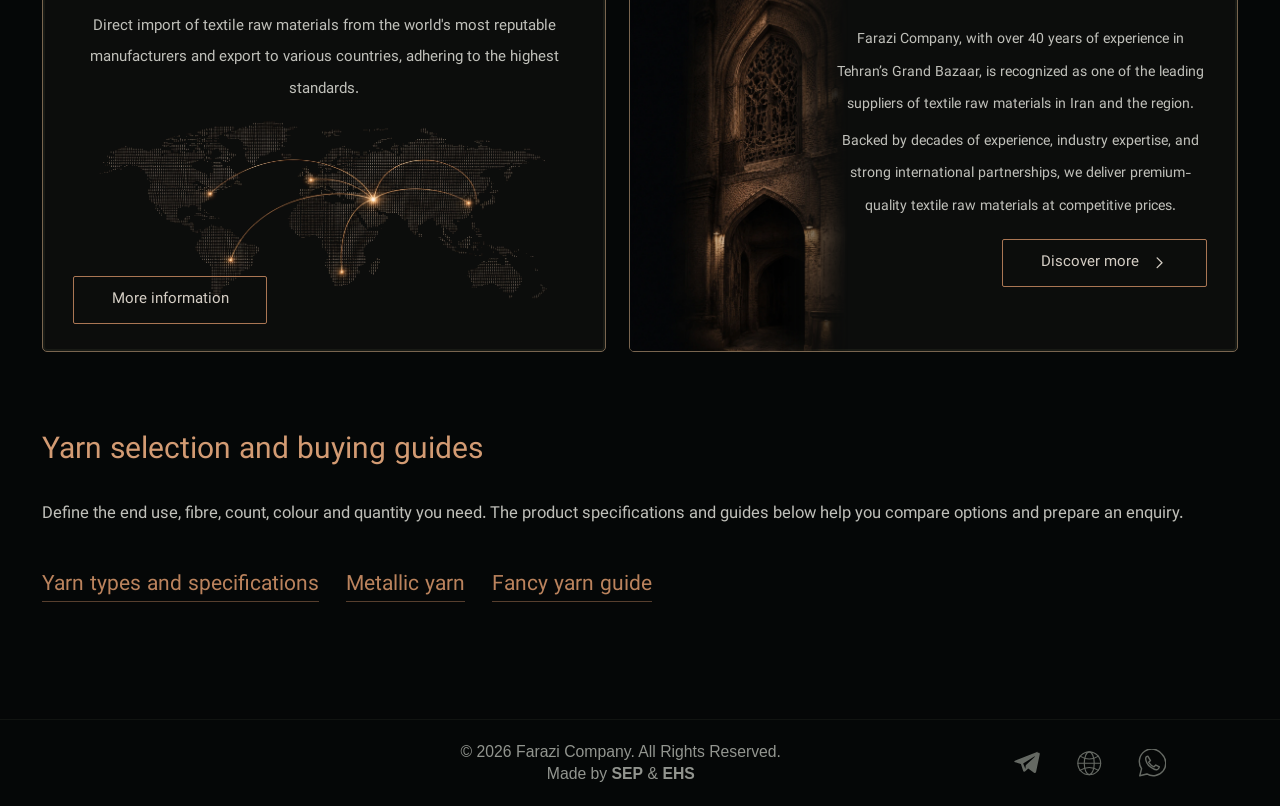
<file: index.en.html>
<!DOCTYPE html>
<html lang="en" dir="ltr">
  <head>
    <meta charset="utf-8" />
    <meta name="viewport" content="width=device-width, initial-scale=1" />
    <meta name="theme-color" content="#050707" />

    <link
      rel="icon"
      href="logo/farazi-symbol-transparent.png"
      type="image/png"
    />
    <link
      rel="preload"
      href="assets/fonts/Vazirmatn-Regular.woff2"
      as="font"
      type="font/woff2"
      crossorigin
    />
    <link rel="preload" href="assets/generated/hero-yarns-v2.webp" as="image" />
    <link rel="stylesheet" href="styles.css" />
    <script src="products-data.js" defer></script>
    <script src="gallery-data.js" defer></script>
    <script src="script.js" defer></script>

    <link rel="stylesheet" href="pages.css" />

    <title>Farazi Company | Yarn &amp; Textile Raw Materials</title>
    <meta
      name="description"
      content="Farazi Company brings over 40 years of textile-market experience and 15 years of Lurex expertise to yarn sourcing, supply, import and export."
    />
    <meta
      data-seo="true"
      name="robots"
      content="index, follow, max-image-preview:large"
    />
    <meta data-seo="true" property="og:type" content="website" />
    <meta data-seo="true" property="og:site_name" content="Farazi Company" />
    <meta
      data-seo="true"
      property="og:title"
      content="Farazi Company | Yarn &amp; Textile Raw Materials"
    />
    <meta
      data-seo="true"
      property="og:description"
      content="Farazi Company brings over 40 years of textile-market experience and 15 years of Lurex expertise to yarn sourcing, supply, import and export."
    />
    <meta data-seo="true" property="og:locale" content="en_US" />
    <meta data-seo="true" property="og:locale:alternate" content="fa_IR" />
    <meta data-seo="true" name="twitter:card" content="summary_large_image" />
    <meta
      data-seo="true"
      name="twitter:title"
      content="Farazi Company | Yarn &amp; Textile Raw Materials"
    />
    <meta
      data-seo="true"
      name="twitter:description"
      content="Farazi Company brings over 40 years of textile-market experience and 15 years of Lurex expertise to yarn sourcing, supply, import and export."
    />
    <link
      data-seo="true"
      rel="canonical"
      href="https://farazicompanyfc.com/index.en.html"
    />
    <link
      data-seo="true"
      rel="alternate"
      hreflang="fa"
      href="https://farazicompanyfc.com/index.html"
    />
    <link
      data-seo="true"
      rel="alternate"
      hreflang="en"
      href="https://farazicompanyfc.com/index.en.html"
    />
    <link
      data-seo="true"
      rel="alternate"
      hreflang="x-default"
      href="https://farazicompanyfc.com/index.html"
    />
    <meta
      data-seo="true"
      property="og:url"
      content="https://farazicompanyfc.com/index.en.html"
    />
    <meta
      data-seo="true"
      property="og:image"
      content="https://farazicompanyfc.com/assets/products/metallic-02.webp"
    />
    <meta
      data-seo="true"
      property="og:image:alt"
      content="Farazi Company textile yarns"
    />
    <meta
      data-seo="true"
      name="twitter:image"
      content="https://farazicompanyfc.com/assets/products/metallic-02.webp"
    />
    <script data-seo="true" type="application/ld+json">
      {
        "@context": "https://schema.org",
        "@type": "WebPage",
        "name": "Farazi Company | Yarn & Textile Raw Materials",
        "description": "Farazi Company brings over 40 years of textile-market experience and 15 years of Lurex expertise to yarn sourcing, supply, import and export.",
        "inLanguage": "en",
        "publisher": {
          "@type": "Organization",
          "name": "Farazi Company",
          "alternateName": "فرازی کمپانی",
          "@id": "https://farazicompanyfc.com/index.html#organization",
          "url": "https://farazicompanyfc.com/index.html",
          "logo": "https://farazicompanyfc.com/logo/farazi-symbol-copper.svg"
        },
        "url": "https://farazicompanyfc.com/index.en.html"
      }
    </script>
  </head>
  <body data-page="home">
    <a
      class="skip-link"
      href="#main"
      data-en="Skip to content"
      data-fa="رفتن به محتوای اصلی"
      >Skip to content</a
    >
    <svg
      class="icon-library"
      xmlns="http://www.w3.org/2000/svg"
      aria-hidden="true"
    >
      <symbol id="i-arrow" viewbox="0 0 24 24">
        <path d="m14 6-6 6 6 6"></path>
      </symbol>
      <symbol id="i-chevron" viewbox="0 0 24 24">
        <path d="m6 9 6 6 6-6"></path>
      </symbol>
      <symbol id="i-crown" viewbox="0 0 40 40">
        <path d="m5 14 6 17h18l6-17-10 8-5-14-5 14-10-8Zm6 21h18"></path>
        <circle cx="5" cy="12" r="2"></circle>
        <circle cx="20" cy="6" r="2"></circle>
        <circle cx="35" cy="12" r="2"></circle>
      </symbol>
      <symbol id="i-globe" viewbox="0 0 40 40">
        <circle cx="20" cy="20" r="16"></circle>
        <ellipse cx="20" cy="20" rx="7" ry="16"></ellipse>
        <path d="M4 20h32M7 10c8 5 18 5 26 0M7 30c8-5 18-5 26 0"></path>
      </symbol>
      <symbol id="i-shield" viewbox="0 0 40 40">
        <path
          d="M20 3c5 4 10 6 14 6v11c0 9-8 14-14 17C14 34 6 29 6 20V9c4 0 9-2 14-6Z"
        ></path>
        <path d="m13 20 5 5 10-11"></path>
      </symbol>
      <symbol id="i-handshake" viewbox="0 0 40 40">
        <path
          d="m3 19 7-13 7 4M37 19 30 6l-8 4-8 8c-2 3 2 5 4 3l5-4 10 10M4 18l5 4m27-4-4 5M10 23l-3 3c-2 2 1 5 3 3l3-3c2-2-1-5-3-3Zm4 4-3 3c-2 2 1 5 3 3l3-3m1 1-2 2c-2 2 1 5 3 3l2-2m2-1 3 2c3 2 5-1 3-3l-8-7m8 7c3 2 6-1 3-4l-8-7"
        ></path>
      </symbol>
      <symbol id="i-phone" viewbox="0 0 32 32">
        <path
          d="m8 3 5 7-4 4c3 5 5 7 10 9l4-4 7 5c-1 6-5 7-9 5C12 25 6 20 3 11 1 7 3 4 8 3ZM20 3c5 1 8 4 9 9M19 8c3 1 4 2 5 5"
        ></path>
      </symbol>
      <symbol id="i-whatsapp" viewbox="0 0 32 32">
        <path d="M27 6a14 14 0 0 1-17 22l-8 2 2-8A14 14 0 0 1 27 6Z"></path>
        <path
          d="m11 8 3 5-2 2c2 3 3 4 6 5l2-2 4 2c-1 4-4 4-7 2-4-2-7-5-8-9-1-3 0-5 2-5Z"
        ></path>
      </symbol>
      <symbol id="i-telegram" viewbox="0 0 24 24">
        <path
          fill="currentColor"
          stroke="none"
          d="M21.6 2.4 2.9 9.6c-1.3.5-1.3 1.2-.2 1.5l4.8 1.5 1.8 5.6c.2.7.1 1 .9 1 .6 0 .9-.3 1.2-.6l2.3-2.2 4.8 3.5c.9.5 1.5.3 1.8-.8l3-14.3c.4-1.4-.5-2-1.7-1.4ZM9.4 12.3l9.4-5.9c.5-.3.9-.1.5.2l-7.7 7-.3 3.3-1.9-4.6Z"
        ></path>
      </symbol>
      <symbol id="i-mail" viewbox="0 0 32 32">
        <rect x="2" y="5" width="28" height="22" rx="1"></rect>
        <path d="m3 6 13 12L29 6M3 26l10-11m16 11L19 15"></path>
      </symbol>
      <symbol id="i-pin" viewbox="0 0 32 32">
        <path d="M27 13c0 8-11 17-11 17S5 21 5 13a11 11 0 1 1 22 0Z"></path>
        <circle cx="16" cy="12" r="4"></circle>
      </symbol>
      <symbol id="i-instagram" viewbox="0 0 32 32">
        <rect x="4" y="4" width="24" height="24" rx="7"></rect>
        <circle cx="16" cy="16" r="6"></circle>
        <circle cx="24" cy="8" r="1" fill="currentColor" stroke="none"></circle>
      </symbol>
      <symbol id="i-linkedin" viewbox="0 0 32 32">
        <rect x="4" y="4" width="24" height="24" rx="3"></rect>
        <path d="M10 14v10m6 0V14m0 4c0-5 7-5 7 0v6"></path>
        <circle cx="10" cy="9" r="1" fill="currentColor"></circle>
      </symbol>
      <symbol id="i-close" viewbox="0 0 24 24">
        <path d="m6 6 12 12M6 18 18 6"></path>
      </symbol>
      <symbol id="i-menu" viewbox="0 0 24 24">
        <path d="M3 6h18M3 12h18M3 18h18"></path>
      </symbol>
    </svg>
    <header class="site-header" id="home">
      <div class="header-inner container">
        <a class="brand" href="#home" aria-label="Farazi Company, home"
          ><img
            class="brand-symbol"
            src="logo/farazi-symbol-copper.svg"
            width="385"
            height="550"
            alt="Farazi Company"
        /></a>
        <nav class="main-nav" id="main-nav" aria-label="Main navigation">
          <a class="active" href="#home" data-en="Home" data-fa="صفحه اصلی"
            >Home</a
          >
          <a href="products.en.html" data-en="Products" data-fa="محصولات"
            >Products</a
          >
          <button
            type="button"
            data-dialog="gallery"
            data-en="Gallery"
            data-fa="
            گالری
          "
          >
            Gallery
          </button>
          <a href="about.en.html" data-en="About us" data-fa="درباره ما"
            >About us</a
          >
          <a href="contact.en.html" data-en="Contact us" data-fa="تماس با ما"
            >Contact us</a
          >
        </nav>
        <div class="header-tools">
          <div
            class="language-switch"
            role="group"
            aria-label="Site language"
            dir="ltr"
          >
            <a
              data-language="fa"
              lang="fa"
              aria-label="فارسی"
              href="index.html"
              hreflang="fa"
              aria-current="false"
            >
              فارسی</a
            ><a
              data-language="en"
              lang="en"
              aria-label="English"
              href="index.en.html"
              hreflang="en"
              aria-current="page"
            >
              EN
            </a>
          </div>
          <button
            class="menu-toggle"
            id="menu-toggle"
            type="button"
            aria-label="Open menu"
            aria-expanded="false"
            aria-controls="main-nav"
          >
            <svg class="icon"><use href="#i-menu"></use></svg>
          </button>
        </div>
      </div>
    </header>
    <main id="main">
      <section class="hero" aria-labelledby="hero-title">
        <div class="hero-inner">
          <div class="hero-copy">
            <p class="hero-eyebrow" lang="en" dir="ltr">
              QUALITY YARNS · GLOBAL TRUST
            </p>
            <p class="hero-brand" lang="en" dir="ltr">
              FARAZI<span>COMPANY</span>
            </p>
            <div class="copper-rule"></div>
            <h1
              id="hero-title"
              class="hero-description"
              data-en="Yarn and metallic yarn sourcing"
              data-fa="تأمین انواع نخ و نخ لمه"
            >
              Yarn and metallic yarn sourcing
            </h1>
            <p
              class="hero-trust"
              data-en="Over 40 years of experience and trust"
              data-fa="
              بیش از 40 سال تجربه و اعتماد
            "
            >
              Over 40 years of experience and trust
            </p>
            <div class="hero-actions">
              <a class="button button-filled" href="#products"
                ><span data-en="View products" data-fa="مشاهده محصولات"
                  >View products</span
                ><svg class="icon"><use href="#i-arrow"></use></svg
              ></a>
              <a
                class="button"
                href="about.en.html"
                data-en="About us"
                data-fa="درباره ما"
                >About us</a
              >
            </div>
          </div>
        </div>
      </section>
      <section class="trust-strip" aria-label="Why Farazi Company">
        <div class="trust-item">
          <svg class="icon"><use href="#i-handshake"></use></svg>
          <p>
            <span data-en="Customer trust" data-fa="اعتماد مشتریان"
              >Customer trust</span
            ><small data-en="Our priority" data-fa="اولویت ما"
              >Our priority</small
            >
          </p>
        </div>
        <div class="trust-item">
          <svg class="icon"><use href="#i-shield"></use></svg>
          <p>
            <span data-en="Attention to quality" data-fa="توجه به کیفیت"
              >Attention to quality</span
            ><small data-en="Suitable specifications" data-fa="مشخصات متناسب"
              >Suitable specifications</small
            >
          </p>
        </div>
        <div class="trust-item">
          <svg class="icon"><use href="#i-globe"></use></svg>
          <p>
            <span data-en="Import &amp; export" data-fa="واردات و صادرات"
              >Import & export</span
            ><small data-en="Across the world" data-fa="به سراسر جهان"
              >Across the world</small
            >
          </p>
        </div>
        <div class="trust-item">
          <svg class="icon"><use href="#i-crown"></use></svg>
          <p>
            <span data-en="Over 40 years" data-fa="بیش از ۴۰ سال"
              >Over 40 years</span
            ><small data-en="A distinguished history" data-fa="سابقه درخشان"
              >A distinguished history</small
            >
          </p>
        </div>
      </section>
      <section
        class="products-section container"
        id="products"
        aria-labelledby="products-title"
      >
        <div class="section-heading">
          <p class="section-kicker" data-en="Our products" data-fa="محصولات ما">
            Our products
          </p>
          <h2
            id="products-title"
            data-en="Types of yarn, metallic yarn, and fancy yarns"
            data-fa="
            انواع نخ، نخ لمه و نخ‌های فانتزی
          "
          >
            Types of yarn, metallic yarn, and fancy yarns
          </h2>
          <p
            data-en="Supplier of various high-quality natural and synthetic yarns."
            data-fa="
            تامین کننده انواع نخ‌های طبیعی و مصنوعی با بهترین کیفیت
          "
          >
            Supplier of various high-quality natural and synthetic yarns.
          </p>
        </div>
        <div class="product-grid" id="product-grid" style="--home-columns: 6">
          <button class="product-card" type="button" data-product="0">
            <div class="asset-frame product-art">
              <img
                src="assets/products/metallic-02.webp"
                alt="Lurex &amp; metallic yarn"
                loading="lazy"
                decoding="async"
              />
            </div>
            <div class="product-info">
              <h3>Lurex &amp; metallic yarn</h3>
              <span class="view-label">View</span>
            </div></button
          ><button class="product-card" type="button" data-product="1">
            <div class="asset-frame product-art">
              <img
                src="assets/generated/cotton.webp"
                alt="Cotton yarn"
                loading="lazy"
                decoding="async"
              />
            </div>
            <div class="product-info">
              <h3>Cotton yarn</h3>
              <span class="view-label">View</span>
            </div></button
          ><button class="product-card" type="button" data-product="2">
            <div class="asset-frame product-art">
              <img
                src="assets/generated/spun.webp"
                alt="Spun yarn"
                loading="lazy"
                decoding="async"
              />
            </div>
            <div class="product-info">
              <h3>Spun yarn</h3>
              <span class="view-label">View</span>
            </div></button
          ><button class="product-card" type="button" data-product="3">
            <div class="asset-frame product-art">
              <img
                src="assets/generated/polyester.webp"
                alt="Polyester, Trevira &amp; filament yarn"
                loading="lazy"
                decoding="async"
              />
            </div>
            <div class="product-info">
              <h3>Polyester, Trevira &amp; filament yarn</h3>
              <span class="view-label">View</span>
            </div></button
          ><button class="product-card" type="button" data-product="4">
            <div class="asset-frame product-art">
              <img
                src="assets/generated/viscose.webp"
                alt="Viscose &amp; polyester-viscose yarn"
                loading="lazy"
                decoding="async"
              />
            </div>
            <div class="product-info">
              <h3>Viscose &amp; polyester-viscose yarn</h3>
              <span class="view-label">View</span>
            </div></button
          ><button class="product-card" type="button" data-product="5">
            <div class="asset-frame product-art">
              <img
                src="assets/products/lycra-01.webp"
                alt="Lycra elastane yarn"
                loading="lazy"
                decoding="async"
              />
            </div>
            <div class="product-info">
              <h3>Lycra elastane yarn</h3>
              <span class="view-label">View</span>
            </div>
          </button>
        </div>
        <a
          class="button all-products"
          href="products.en.html"
          data-en="View all products"
          data-fa="
          مشاهده تمام محصولات
        "
          >View all products</a
        >
      </section>
      <div class="story-grid container">
        <section
          class="story-panel trade-panel"
          id="trade"
          aria-labelledby="trade-title"
        >
          <h2 id="trade-title">
            <span data-en="Import &amp; " data-fa="واردات و ">Import & </span
            ><em data-en="export" data-fa="صادرات">export</em>
          </h2>
          <p
            data-en="Direct import of textile raw materials from the world&#x27;s most reputable manufacturers and export to various countries, adhering to the highest standards."
            data-fa="
            واردات مستقیم مواد اولیه نساجی از معتبرترین تولید کنندگان جهان و
            صادرات به کشورهای مختلف با بالاترین استانداردها.
          "
          >
            Direct import of textile raw materials from the world's most
            reputable manufacturers and export to various countries, adhering to
            the highest standards.
          </p>
          <div
            class="asset-frame map-art"
            role="img"
            aria-label="Illustration of global trade connections"
          >
            <img
              src="assets/generated/global-trade.webp"
              alt=""
              loading="lazy"
            />
          </div>
          <button
            class="button panel-button"
            type="button"
            data-dialog="trade"
            data-en="More information"
            data-fa="
            اطلاعات بیشتر
          "
          >
            More information
          </button>
        </section>
        <section
          class="story-panel about-panel"
          id="about"
          aria-labelledby="about-title"
        >
          <div
            class="asset-frame bazaar-art"
            role="img"
            aria-label="Illustration inspired by Tehran Bazaar architecture"
          >
            <img
              src="assets/generated/tehran-bazaar.webp"
              alt=""
              loading="lazy"
            />
          </div>
          <div class="about-content">
            <h2 id="about-title">
              <span data-en="About " data-fa="درباره ">About </span
              ><em data-en="Farazi Company" data-fa="فرازی کمپانی"
                >Farazi Company</em
              >
            </h2>
            <p
              data-en="Farazi Company, with over 40 years of experience in Tehran’s Grand Bazaar, is recognized as one of the leading suppliers of textile raw materials in Iran and the region."
              data-fa="
              فرازی کمپانی با بیش از ۴۰ سال سابقه فعالیت در بازار بزرگ تهران، به
              عنوان یکی از معتبرترین تأمین‌کنندگان مواد اولیه نساجی در ایران و
              منطقه شناخته می‌شود.
            "
            >
              Farazi Company, with over 40 years of experience in Tehran’s Grand
              Bazaar, is recognized as one of the leading suppliers of textile
              raw materials in Iran and the region.
            </p>
            <p
              data-en="Backed by decades of experience, industry expertise, and strong international partnerships, we deliver premium-quality textile raw materials at competitive prices."
              data-fa="
              ما با تکیه بر تجربه، تخصص و ارتباطات بین‌المللی، بهترین کیفیت را
              با قیمت رقابتی به مشتریان خود ارائه می‌دهیم.
            "
            >
              Backed by decades of experience, industry expertise, and strong
              international partnerships, we deliver premium-quality textile raw
              materials at competitive prices.
            </p>
            <a class="button panel-button" href="about.en.html">
              <span data-en="Discover more" data-fa="بیشتر بدانید"
                >Discover more</span
              ><svg class="icon"><use href="#i-arrow"></use></svg>
            </a>
          </div>
        </section>
      </div>
      <section class="container yarn-overview">
        <h2
          data-en="Yarn selection and buying guides"
          data-fa="راهنمای انتخاب و خرید نخ"
        >
          Yarn selection and buying guides
        </h2>
        <p
          data-en="Define the end use, fibre, count, colour and quantity you need. The product specifications and guides below help you compare options and prepare an enquiry."
          data-fa="برای انتخاب نخ، نوع مصرف، جنس، نمره، رنگ و مقدار مورد نیاز را مشخص کنید. مشخصات محصولات و راهنماهای زیر به مقایسهٔ گزینه‌ها و آماده‌کردن استعلام کمک می‌کنند."
        >
          Define the end use, fibre, count, colour and quantity you need. The
          product specifications and guides below help you compare options and
          prepare an enquiry.
        </p>
        <nav class="yarn-links" aria-label="Yarn guides">
          <a
            href="products.en.html"
            data-en="Yarn types and specifications"
            data-fa="انواع نخ و مشخصات محصولات"
            >Yarn types and specifications</a
          ><a
            href="lame-yarn.en.html"
            data-en="Metallic yarn"
            data-fa="نخ لمه و متالیک"
            >Metallic yarn</a
          ><a
            href="fancy-yarn.en.html"
            data-en="Fancy yarn guide"
            data-fa="راهنمای نخ فانتزی"
            >Fancy yarn guide</a
          >
        </nav>
      </section>
    </main>

    <div class="footer-bottom">
      <div class="footer-copy">
        <p lang="en" dir="ltr">
          © <span data-copyright-year>2026</span> Farazi Company. All Rights
          Reserved.
        </p>

        <p class="made-by" lang="en" dir="ltr">
          Made by
          <a
            href="https://sepidemalek.ir/"
            target="_blank"
            rel="noopener noreferrer"
            >SEP</a
          >
          &
          <a href="https://ehsntb.ir/" target="_blank" rel="noopener noreferrer"
            >EHS</a
          >
        </p>
      </div>

      <div class="social-links" aria-label="Contact methods">
        <a
          href="https://t.me/FARAZICOMPANYFC"
          target="_blank"
          rel="noopener noreferrer"
          aria-label="Telegram"
        >
          <svg class="icon"><use href="#i-telegram"></use></svg>
        </a>
        <a
          href="https://linku.page/H9RUVF8G"
          target="_blank"
          rel="noopener noreferrer"
          aria-label="Digital business card"
        >
          <svg class="icon"><use href="#i-globe"></use></svg>
        </a>
        <a
          href="https://wa.me/989123951302"
          target="_blank"
          rel="noopener noreferrer"
          aria-label="WhatsApp"
        >
          <svg class="icon"><use href="#i-whatsapp"></use></svg>
        </a>
      </div>
    </div>

    <dialog
      class="detail-dialog"
      id="detail-dialog"
      aria-labelledby="dialog-title"
    >
      <button class="dialog-close" type="button" aria-label="Close dialog">
        <svg class="icon"><use href="#i-close"></use></svg>
      </button>
      <div id="dialog-content"></div>
    </dialog>
  </body>
</html>
</file>
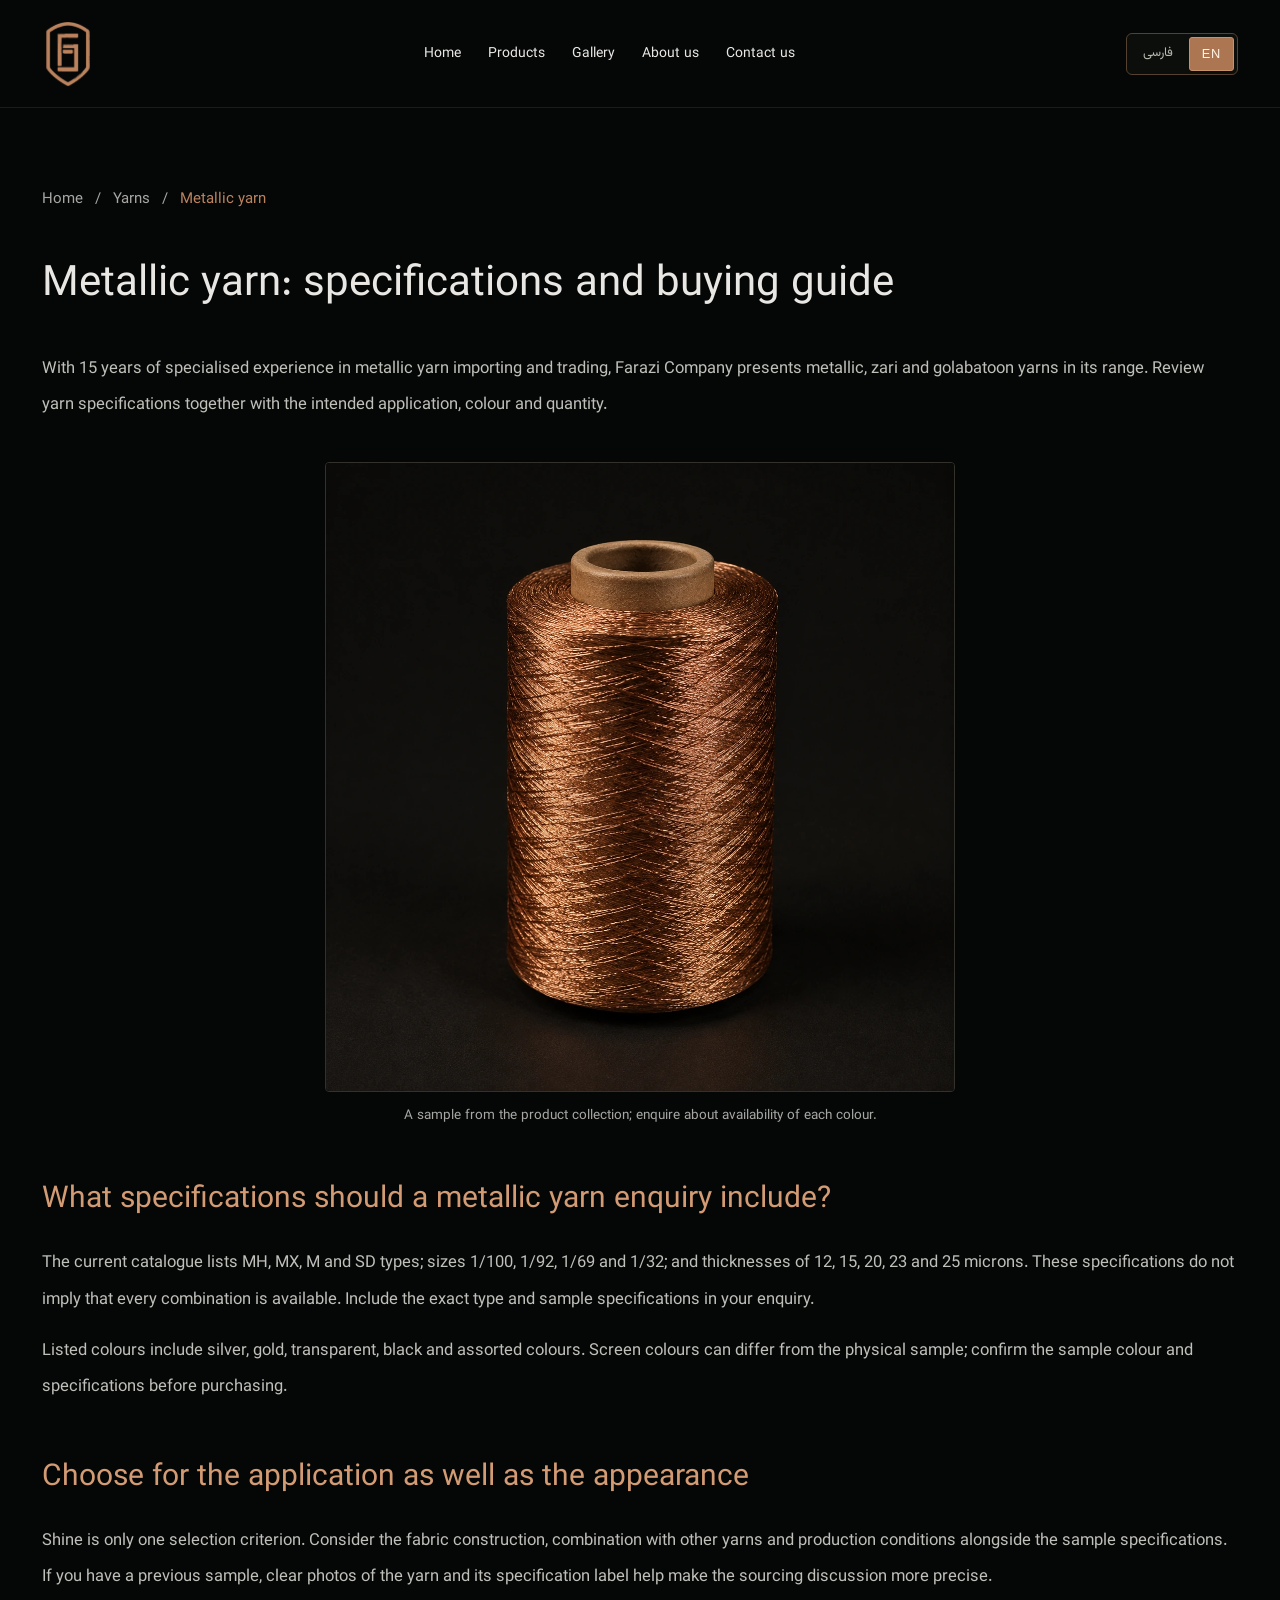
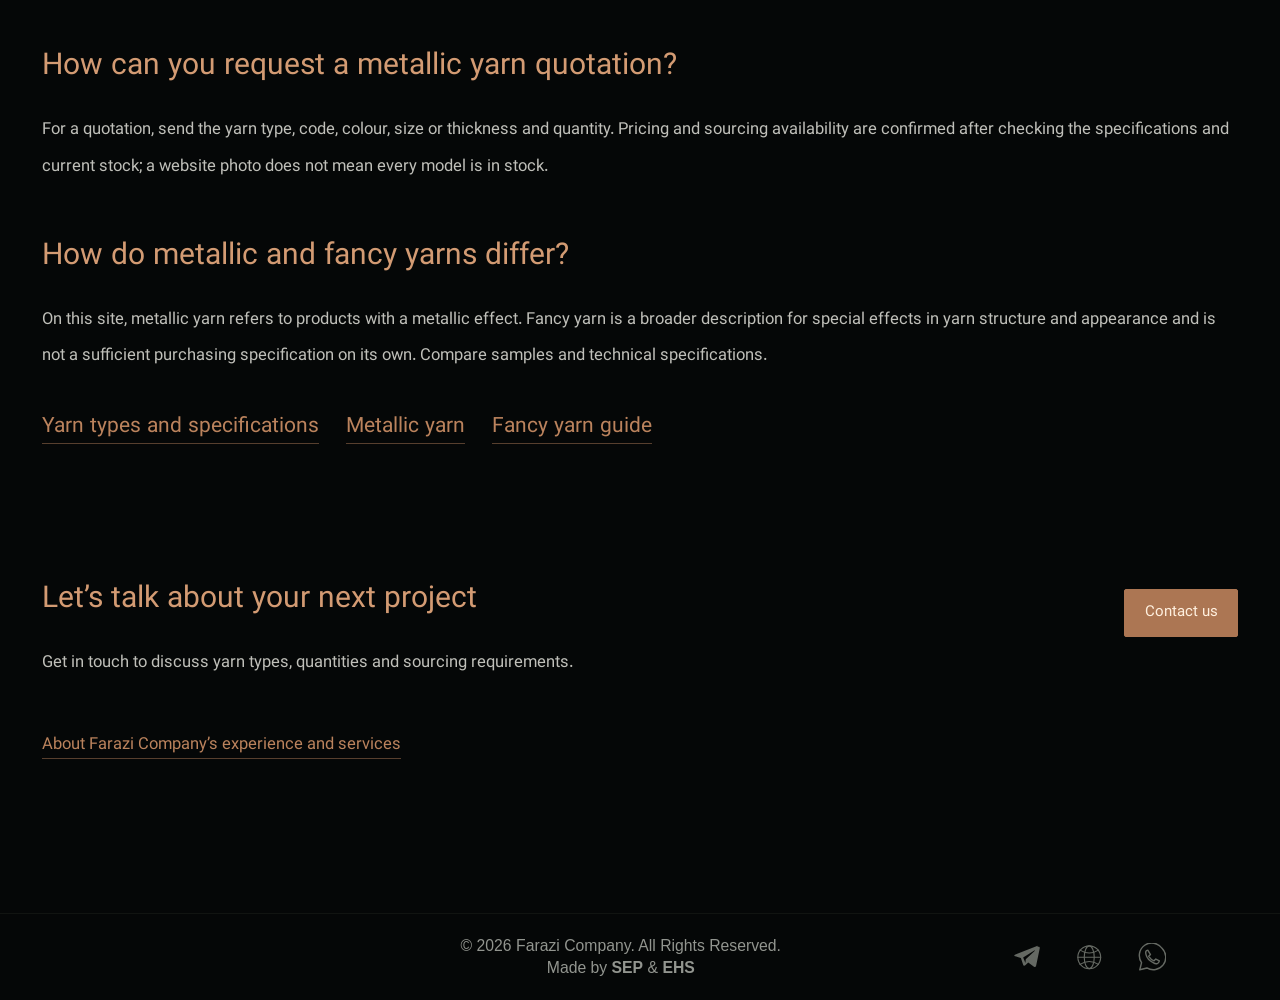
<file: lame-yarn.en.html>
<!DOCTYPE html>
<html lang="en" dir="ltr">
  <head>
    <meta charset="utf-8" />
    <meta name="viewport" content="width=device-width, initial-scale=1" />
    <meta name="theme-color" content="#050707" />

    <link
      rel="icon"
      href="logo/farazi-symbol-transparent.png"
      type="image/png"
    />
    <link
      rel="preload"
      href="assets/fonts/Vazirmatn-Regular.woff2"
      as="font"
      type="font/woff2"
      crossorigin
    />

    <link rel="stylesheet" href="styles.css" />
    <link rel="stylesheet" href="pages.css" />
    <script src="products-data.js" defer></script>
    <script src="gallery-data.js" defer></script>
    <script src="script.js" defer></script>

    <title>Metallic Yarn Specifications &amp; Enquiries | Farazi Company</title>
    <meta
      name="description"
      content="Explore metallic yarn types, colours, sizes and thicknesses, and prepare a sourcing enquiry with Farazi Company."
    />
    <meta
      data-seo="true"
      name="robots"
      content="index, follow, max-image-preview:large"
    />
    <meta data-seo="true" property="og:type" content="website" />
    <meta data-seo="true" property="og:site_name" content="Farazi Company" />
    <meta
      data-seo="true"
      property="og:title"
      content="Metallic Yarn Specifications &amp; Enquiries | Farazi Company"
    />
    <meta
      data-seo="true"
      property="og:description"
      content="Explore metallic yarn types, colours, sizes and thicknesses, and prepare a sourcing enquiry with Farazi Company."
    />
    <meta data-seo="true" property="og:locale" content="en_US" />
    <meta data-seo="true" property="og:locale:alternate" content="fa_IR" />
    <meta data-seo="true" name="twitter:card" content="summary_large_image" />
    <meta
      data-seo="true"
      name="twitter:title"
      content="Metallic Yarn Specifications &amp; Enquiries | Farazi Company"
    />
    <meta
      data-seo="true"
      name="twitter:description"
      content="Explore metallic yarn types, colours, sizes and thicknesses, and prepare a sourcing enquiry with Farazi Company."
    />
    <link
      data-seo="true"
      rel="canonical"
      href="https://farazicompanyfc.com/lame-yarn.en.html"
    />
    <link
      data-seo="true"
      rel="alternate"
      hreflang="fa"
      href="https://farazicompanyfc.com/lame-yarn.html"
    />
    <link
      data-seo="true"
      rel="alternate"
      hreflang="en"
      href="https://farazicompanyfc.com/lame-yarn.en.html"
    />
    <link
      data-seo="true"
      rel="alternate"
      hreflang="x-default"
      href="https://farazicompanyfc.com/lame-yarn.html"
    />
    <meta
      data-seo="true"
      property="og:url"
      content="https://farazicompanyfc.com/lame-yarn.en.html"
    />
    <meta
      data-seo="true"
      property="og:image"
      content="https://farazicompanyfc.com/assets/products/metallic-02.webp"
    />
    <meta
      data-seo="true"
      property="og:image:alt"
      content="Farazi Company textile yarns"
    />
    <meta
      data-seo="true"
      name="twitter:image"
      content="https://farazicompanyfc.com/assets/products/metallic-02.webp"
    />
    <script data-seo="true" type="application/ld+json">
      {
        "@context": "https://schema.org",
        "@type": "WebPage",
        "name": "Metallic Yarn Specifications & Enquiries | Farazi Company",
        "description": "Explore metallic yarn types, colours, sizes and thicknesses, and prepare a sourcing enquiry with Farazi Company.",
        "inLanguage": "en",
        "publisher": {
          "@type": "Organization",
          "name": "Farazi Company",
          "alternateName": "فرازی کمپانی",
          "@id": "https://farazicompanyfc.com/index.html#organization",
          "url": "https://farazicompanyfc.com/index.html",
          "logo": "https://farazicompanyfc.com/logo/farazi-symbol-copper.svg"
        },
        "url": "https://farazicompanyfc.com/lame-yarn.en.html",
        "breadcrumb": {
          "@type": "BreadcrumbList",
          "itemListElement": [
            {
              "@type": "ListItem",
              "position": 1,
              "name": "Home",
              "item": "https://farazicompanyfc.com/index.en.html"
            },
            {
              "@type": "ListItem",
              "position": 2,
              "name": "Yarns",
              "item": "https://farazicompanyfc.com/products.en.html"
            },
            {
              "@type": "ListItem",
              "position": 3,
              "name": "Metallic Yarn Specifications & Enquiries | Farazi Company",
              "item": "https://farazicompanyfc.com/lame-yarn.en.html"
            }
          ]
        }
      }
    </script>
  </head>
  <body data-page="lame-yarn">
    <a
      class="skip-link"
      href="#main"
      data-en="Skip to content"
      data-fa="رفتن به محتوای اصلی"
      >Skip to content</a
    >
    <svg
      class="icon-library"
      xmlns="http://www.w3.org/2000/svg"
      aria-hidden="true"
    >
      <symbol id="i-arrow" viewbox="0 0 24 24">
        <path d="m14 6-6 6 6 6"></path>
      </symbol>
      <symbol id="i-chevron" viewbox="0 0 24 24">
        <path d="m6 9 6 6 6-6"></path>
      </symbol>
      <symbol id="i-crown" viewbox="0 0 40 40">
        <path d="m5 14 6 17h18l6-17-10 8-5-14-5 14-10-8Zm6 21h18"></path>
        <circle cx="5" cy="12" r="2"></circle>
        <circle cx="20" cy="6" r="2"></circle>
        <circle cx="35" cy="12" r="2"></circle>
      </symbol>
      <symbol id="i-globe" viewbox="0 0 40 40">
        <circle cx="20" cy="20" r="16"></circle>
        <ellipse cx="20" cy="20" rx="7" ry="16"></ellipse>
        <path d="M4 20h32M7 10c8 5 18 5 26 0M7 30c8-5 18-5 26 0"></path>
      </symbol>
      <symbol id="i-shield" viewbox="0 0 40 40">
        <path
          d="M20 3c5 4 10 6 14 6v11c0 9-8 14-14 17C14 34 6 29 6 20V9c4 0 9-2 14-6Z"
        ></path>
        <path d="m13 20 5 5 10-11"></path>
      </symbol>
      <symbol id="i-handshake" viewbox="0 0 40 40">
        <path
          d="m3 19 7-13 7 4M37 19 30 6l-8 4-8 8c-2 3 2 5 4 3l5-4 10 10M4 18l5 4m27-4-4 5M10 23l-3 3c-2 2 1 5 3 3l3-3c2-2-1-5-3-3Zm4 4-3 3c-2 2 1 5 3 3l3-3m1 1-2 2c-2 2 1 5 3 3l2-2m2-1 3 2c3 2 5-1 3-3l-8-7m8 7c3 2 6-1 3-4l-8-7"
        ></path>
      </symbol>
      <symbol id="i-phone" viewbox="0 0 32 32">
        <path
          d="m8 3 5 7-4 4c3 5 5 7 10 9l4-4 7 5c-1 6-5 7-9 5C12 25 6 20 3 11 1 7 3 4 8 3ZM20 3c5 1 8 4 9 9M19 8c3 1 4 2 5 5"
        ></path>
      </symbol>
      <symbol id="i-whatsapp" viewbox="0 0 32 32">
        <path d="M27 6a14 14 0 0 1-17 22l-8 2 2-8A14 14 0 0 1 27 6Z"></path>
        <path
          d="m11 8 3 5-2 2c2 3 3 4 6 5l2-2 4 2c-1 4-4 4-7 2-4-2-7-5-8-9-1-3 0-5 2-5Z"
        ></path>
      </symbol>
      <symbol id="i-telegram" viewbox="0 0 24 24">
        <path
          fill="currentColor"
          stroke="none"
          d="M21.6 2.4 2.9 9.6c-1.3.5-1.3 1.2-.2 1.5l4.8 1.5 1.8 5.6c.2.7.1 1 .9 1 .6 0 .9-.3 1.2-.6l2.3-2.2 4.8 3.5c.9.5 1.5.3 1.8-.8l3-14.3c.4-1.4-.5-2-1.7-1.4ZM9.4 12.3l9.4-5.9c.5-.3.9-.1.5.2l-7.7 7-.3 3.3-1.9-4.6Z"
        ></path>
      </symbol>
      <symbol id="i-mail" viewbox="0 0 32 32">
        <rect x="2" y="5" width="28" height="22" rx="1"></rect>
        <path d="m3 6 13 12L29 6M3 26l10-11m16 11L19 15"></path>
      </symbol>
      <symbol id="i-pin" viewbox="0 0 32 32">
        <path d="M27 13c0 8-11 17-11 17S5 21 5 13a11 11 0 1 1 22 0Z"></path>
        <circle cx="16" cy="12" r="4"></circle>
      </symbol>
      <symbol id="i-instagram" viewbox="0 0 32 32">
        <rect x="4" y="4" width="24" height="24" rx="7"></rect>
        <circle cx="16" cy="16" r="6"></circle>
        <circle cx="24" cy="8" r="1" fill="currentColor" stroke="none"></circle>
      </symbol>
      <symbol id="i-linkedin" viewbox="0 0 32 32">
        <rect x="4" y="4" width="24" height="24" rx="3"></rect>
        <path d="M10 14v10m6 0V14m0 4c0-5 7-5 7 0v6"></path>
        <circle cx="10" cy="9" r="1" fill="currentColor"></circle>
      </symbol>
      <symbol id="i-close" viewbox="0 0 24 24">
        <path d="m6 6 12 12M6 18 18 6"></path>
      </symbol>
      <symbol id="i-menu" viewbox="0 0 24 24">
        <path d="M3 6h18M3 12h18M3 18h18"></path>
      </symbol>
    </svg>
    <header class="site-header" id="home">
      <div class="header-inner container">
        <a class="brand" href="index.en.html" aria-label="Farazi Company, home"
          ><img
            class="brand-symbol"
            src="logo/farazi-symbol-copper.svg"
            width="385"
            height="550"
            alt="Farazi Company"
        /></a>
        <nav class="main-nav" id="main-nav" aria-label="Main navigation">
          <a href="index.en.html" data-en="Home" data-fa="صفحه اصلی">Home</a>
          <a href="products.en.html" data-en="Products" data-fa="محصولات"
            >Products</a
          >
          <button
            type="button"
            data-dialog="gallery"
            data-en="Gallery"
            data-fa="
            گالری
          "
          >
            Gallery
          </button>
          <a
            aria-current="false"
            href="about.en.html"
            data-en="About us"
            data-fa="درباره ما"
            >About us</a
          >
          <a href="contact.en.html" data-en="Contact us" data-fa="تماس با ما"
            >Contact us</a
          >
        </nav>
        <div class="header-tools">
          <div
            class="language-switch"
            role="group"
            aria-label="Site language"
            dir="ltr"
          >
            <a
              data-language="fa"
              lang="fa"
              aria-label="فارسی"
              href="lame-yarn.html"
              hreflang="fa"
              aria-current="false"
            >
              فارسی</a
            ><a
              data-language="en"
              lang="en"
              aria-label="English"
              href="lame-yarn.en.html"
              hreflang="en"
              aria-current="page"
            >
              EN
            </a>
          </div>
          <button
            class="menu-toggle"
            id="menu-toggle"
            type="button"
            aria-label="Open menu"
            aria-expanded="false"
            aria-controls="main-nav"
          >
            <svg class="icon"><use href="#i-menu"></use></svg>
          </button>
        </div>
      </div>
    </header>
    <main id="main" class="inner-page">
      <article class="container yarn-guide">
        <nav class="breadcrumbs" aria-label="Breadcrumb">
          <a href="index.en.html" data-en="Home" data-fa="خانه">Home</a> /
          <a href="products.en.html" data-en="Yarns" data-fa="انواع نخ"
            >Yarns</a
          >
          / <span data-en="Metallic yarn" data-fa="نخ لمه">Metallic yarn</span>
        </nav>
        <h1
          data-en="Metallic yarn: specifications and buying guide"
          data-fa="نخ لمه و متالیک؛ مشخصات و راهنمای خرید"
        >
          Metallic yarn: specifications and buying guide
        </h1>
        <p
          data-en="With 15 years of specialised experience in metallic yarn importing and trading, Farazi Company presents metallic, zari and golabatoon yarns in its range. Review yarn specifications together with the intended application, colour and quantity."
          data-fa="فرازی کمپانی با ۱۵ سال فعالیت تخصصی در واردات و فروش نخ لمه و متالیک، انواع نخ لمه، سیم زری و گلابتون را در سبد محصولات خود معرفی می‌کند. برای انتخاب مناسب، مشخصات نخ را همراه با کاربرد، رنگ و مقدار مورد نیاز بررسی کنید."
        >
          With 15 years of specialised experience in metallic yarn importing and
          trading, Farazi Company presents metallic, zari and golabatoon yarns
          in its range. Review yarn specifications together with the intended
          application, colour and quantity.
        </p>
        <figure class="yarn-photo">
          <img
            src="assets/generated/metallic.webp"
            width="1149"
            height="957"
            alt="Metallic yarn sample from Farazi Company product photographs"
          />
          <figcaption>
            <span
              data-en="A sample from the product collection; enquire about availability of each colour."
              data-fa="تصویر نمونه از مجموعهٔ محصولات؛ موجودی هر رنگ نیازمند استعلام است."
              >A sample from the product collection; enquire about availability
              of each colour.</span
            >
          </figcaption>
        </figure>
        <section>
          <h2
            data-en="What specifications should a metallic yarn enquiry include?"
            data-fa="برای استعلام نخ لمه چه مشخصاتی لازم است؟"
          >
            What specifications should a metallic yarn enquiry include?
          </h2>
          <p
            data-en="The current catalogue lists MH, MX, M and SD types; sizes 1/100, 1/92, 1/69 and 1/32; and thicknesses of 12, 15, 20, 23 and 25 microns. These specifications do not imply that every combination is available. Include the exact type and sample specifications in your enquiry."
            data-fa="در فهرست فعلی مجموعه، کدهای MH، MX، M و SD، نمرات 1/100، 1/92، 1/69 و 1/32 و ضخامت‌های ۱۲، ۱۵، ۲۰، ۲۳ و ۲۵ میکرون آمده است. این مشخصات برای همهٔ رنگ‌ها و مدل‌ها ترکیب یکسانی ندارند؛ کد و مشخصات دقیق نمونهٔ مورد نظر را در استعلام ذکر کنید."
          >
            The current catalogue lists MH, MX, M and SD types; sizes 1/100,
            1/92, 1/69 and 1/32; and thicknesses of 12, 15, 20, 23 and 25
            microns. These specifications do not imply that every combination is
            available. Include the exact type and sample specifications in your
            enquiry.
          </p>
          <p
            data-en="Listed colours include silver, gold, transparent, black and assorted colours. Screen colours can differ from the physical sample; confirm the sample colour and specifications before purchasing."
            data-fa="رنگ‌های معرفی‌شده شامل نقره‌ای، طلایی، بی‌رنگ، مشکی و رنگی است. رنگ روی نمایشگر ممکن است با نمونهٔ واقعی متفاوت باشد؛ برای تصمیم خرید، مشخصات و رنگ نمونه را با مجموعه تطبیق دهید."
          >
            Listed colours include silver, gold, transparent, black and assorted
            colours. Screen colours can differ from the physical sample; confirm
            the sample colour and specifications before purchasing.
          </p>
        </section>
        <section>
          <h2
            data-en="Choose for the application as well as the appearance"
            data-fa="انتخاب بر اساس کاربرد، نه فقط ظاهر"
          >
            Choose for the application as well as the appearance
          </h2>
          <p
            data-en="Shine is only one selection criterion. Consider the fabric construction, combination with other yarns and production conditions alongside the sample specifications. If you have a previous sample, clear photos of the yarn and its specification label help make the sourcing discussion more precise."
            data-fa="جلوهٔ براق تنها یکی از معیارهای انتخاب است. نوع بافت، ترکیب نخ با مواد دیگر و شرایط فرآیند تولید را همراه با مشخصات نمونه بررسی کنید. اگر نمونهٔ قبلی دارید، عکس واضح از نخ و برچسب مشخصات آن، گفت‌وگو دربارهٔ گزینه‌های تأمین را دقیق‌تر می‌کند."
          >
            Shine is only one selection criterion. Consider the fabric
            construction, combination with other yarns and production conditions
            alongside the sample specifications. If you have a previous sample,
            clear photos of the yarn and its specification label help make the
            sourcing discussion more precise.
          </p>
        </section>
        <section>
          <h2
            data-en="How can you request a metallic yarn quotation?"
            data-fa="قیمت نخ لمه چگونه استعلام می‌شود؟"
          >
            How can you request a metallic yarn quotation?
          </h2>
          <p
            data-en="For a quotation, send the yarn type, code, colour, size or thickness and quantity. Pricing and sourcing availability are confirmed after checking the specifications and current stock; a website photo does not mean every model is in stock."
            data-fa="برای دریافت قیمت، نوع نخ، کد، رنگ، نمره یا ضخامت و مقدار مورد نیاز را ارسال کنید. قیمت و امکان تأمین پس از بررسی مشخصات و موجودی روز اعلام می‌شود؛ نمایش تصویر در سایت به معنی موجود بودن همهٔ مدل‌ها نیست."
          >
            For a quotation, send the yarn type, code, colour, size or thickness
            and quantity. Pricing and sourcing availability are confirmed after
            checking the specifications and current stock; a website photo does
            not mean every model is in stock.
          </p>
        </section>
        <section>
          <h2
            data-en="How do metallic and fancy yarns differ?"
            data-fa="تفاوت نخ لمه و نخ فانتزی چیست؟"
          >
            How do metallic and fancy yarns differ?
          </h2>
          <p
            data-en="On this site, metallic yarn refers to products with a metallic effect. Fancy yarn is a broader description for special effects in yarn structure and appearance and is not a sufficient purchasing specification on its own. Compare samples and technical specifications."
            data-fa="در این سایت، نخ لمه و متالیک به گروه محصولات دارای جلوهٔ متالیک اشاره دارد. «نخ فانتزی» عنوان گسترده‌تری برای جلوه‌های خاص در ساختار و ظاهر نخ است و به‌تنهایی مشخصات کافی برای خرید نمی‌دهد. برای مقایسه، نمونه و مشخصات فنی را مبنا قرار دهید."
          >
            On this site, metallic yarn refers to products with a metallic
            effect. Fancy yarn is a broader description for special effects in
            yarn structure and appearance and is not a sufficient purchasing
            specification on its own. Compare samples and technical
            specifications.
          </p>
        </section>
        <nav class="yarn-links" aria-label="Yarn guides">
          <a
            href="products.en.html"
            data-en="Yarn types and specifications"
            data-fa="انواع نخ و مشخصات محصولات"
            >Yarn types and specifications</a
          ><a
            href="lame-yarn.en.html"
            data-en="Metallic yarn"
            data-fa="نخ لمه و متالیک"
            >Metallic yarn</a
          ><a
            href="fancy-yarn.en.html"
            data-en="Fancy yarn guide"
            data-fa="راهنمای نخ فانتزی"
            >Fancy yarn guide</a
          >
        </nav>
        <section class="conversation-band">
          <div>
            <h2
              data-en="Let’s talk about your next project"
              data-fa="
              درباره نیاز مجموعه‌تان صحبت کنیم
            "
            >
              Let’s talk about your next project
            </h2>
            <p
              data-en="Get in touch to discuss yarn types, quantities and sourcing requirements."
              data-fa="
              برای بررسی نوع نخ، مقدار مورد نیاز و شرایط تأمین، با ما در ارتباط
              باشید.
            "
            >
              Get in touch to discuss yarn types, quantities and sourcing
              requirements.
            </p>
          </div>
          <a
            class="button button-filled"
            href="contact.en.html"
            data-en="Contact us"
            data-fa="تماس با ما"
            >Contact us</a
          >
        </section>
        <p>
          <a
            href="about.en.html"
            data-en="About Farazi Company’s experience and services"
            data-fa="درباره سابقه و فعالیت فرازی کمپانی"
            >About Farazi Company’s experience and services</a
          >
        </p>
      </article>
    </main>

    <div class="footer-bottom">
      <div class="footer-copy">
        <p lang="en" dir="ltr">
          © <span data-copyright-year>2026</span> Farazi Company. All Rights
          Reserved.
        </p>

        <p class="made-by" lang="en" dir="ltr">
          Made by
          <a
            href="https://sepidemalek.ir/"
            target="_blank"
            rel="noopener noreferrer"
            >SEP</a
          >
          &
          <a href="https://ehsntb.ir/" target="_blank" rel="noopener noreferrer"
            >EHS</a
          >
        </p>
      </div>

      <div class="social-links" aria-label="Contact methods">
        <a
          href="https://t.me/FARAZICOMPANYFC"
          target="_blank"
          rel="noopener noreferrer"
          aria-label="Telegram"
        >
          <svg class="icon"><use href="#i-telegram"></use></svg>
        </a>
        <a
          href="https://linku.page/H9RUVF8G"
          target="_blank"
          rel="noopener noreferrer"
          aria-label="Digital business card"
        >
          <svg class="icon"><use href="#i-globe"></use></svg>
        </a>
        <a
          href="https://wa.me/989123951302"
          target="_blank"
          rel="noopener noreferrer"
          aria-label="WhatsApp"
        >
          <svg class="icon"><use href="#i-whatsapp"></use></svg>
        </a>
      </div>
    </div>

    <dialog
      class="detail-dialog"
      id="detail-dialog"
      aria-labelledby="dialog-title"
    >
      <button class="dialog-close" type="button" aria-label="Close dialog">
        <svg class="icon"><use href="#i-close"></use></svg>
      </button>
      <div id="dialog-content"></div>
    </dialog>
  </body>
</html>
</file>
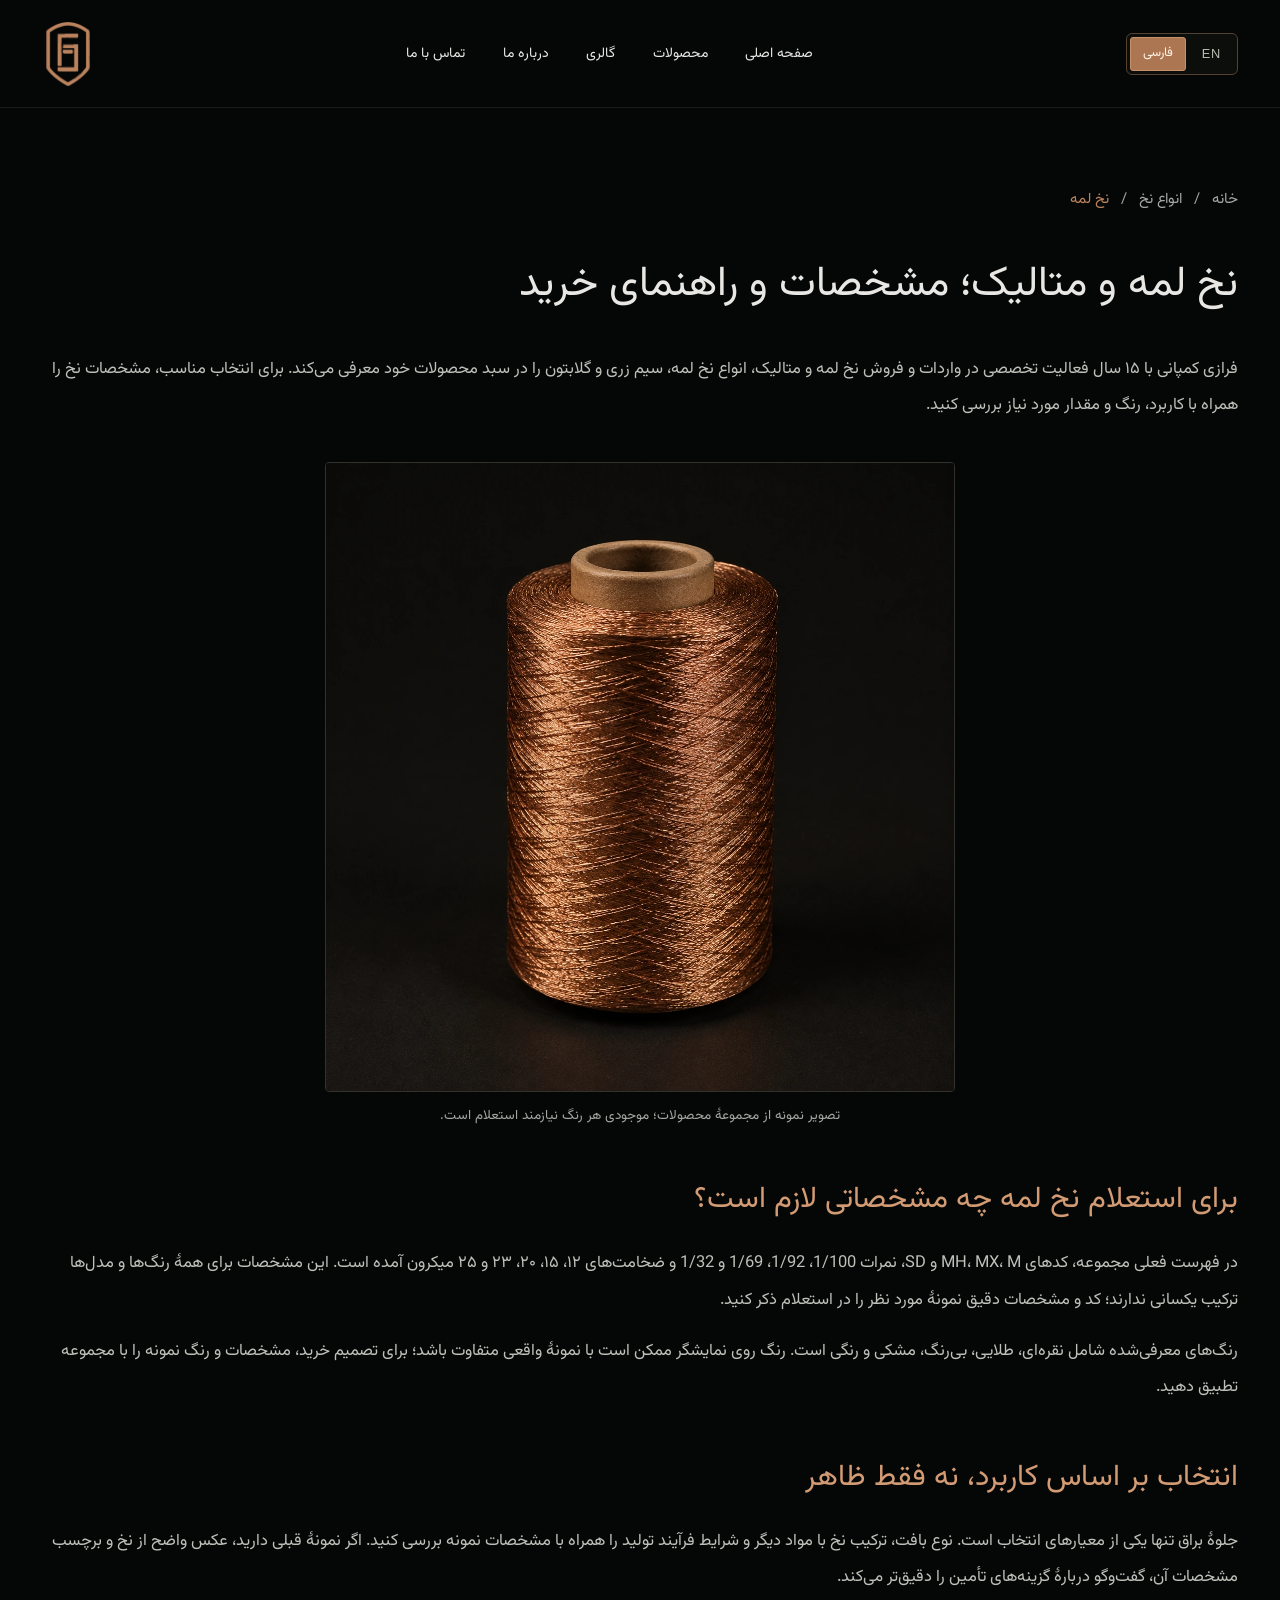
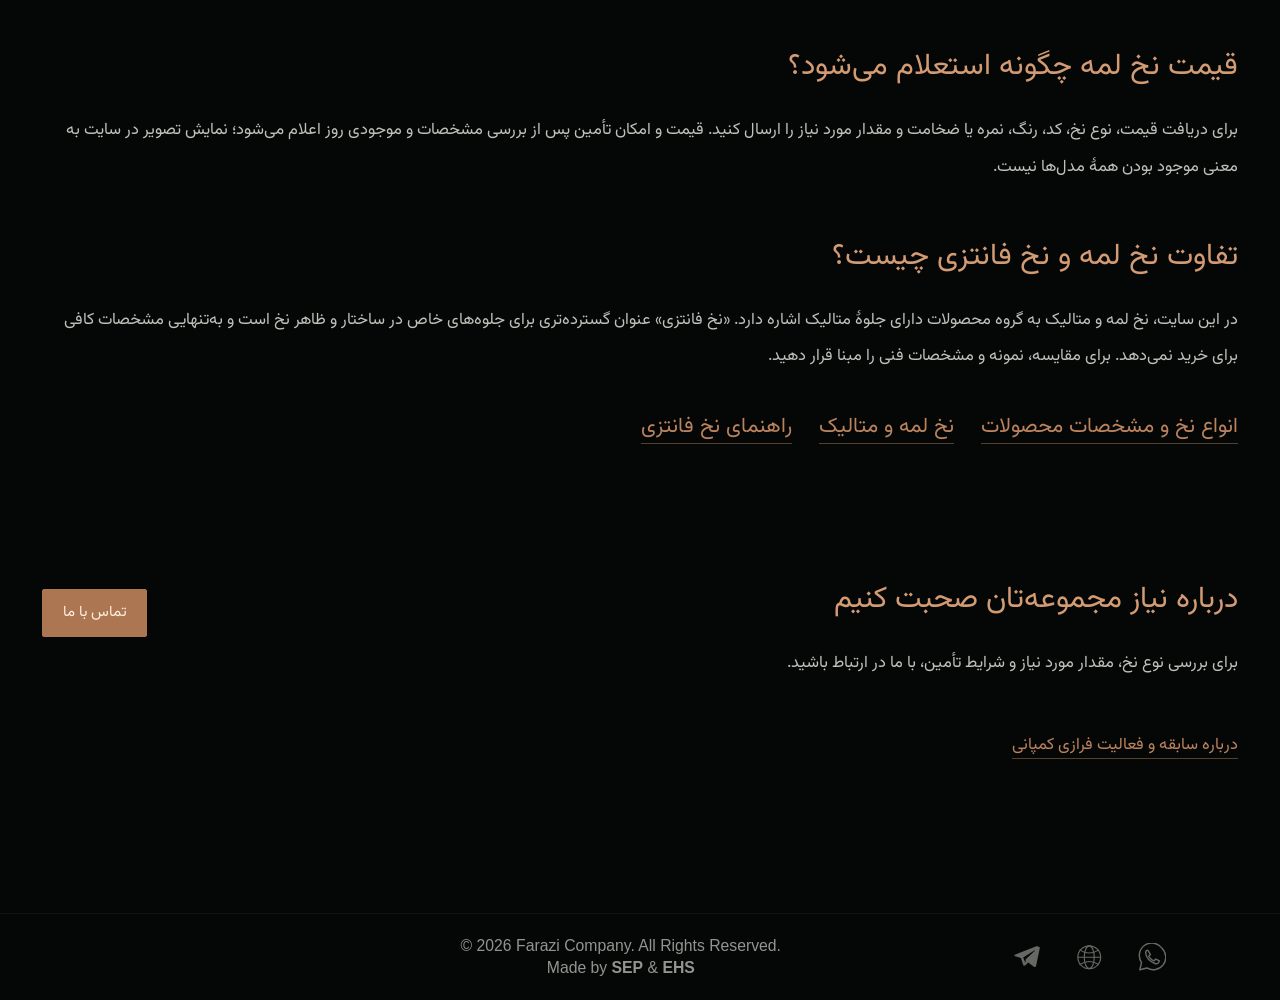
<file: lame-yarn.html>
<!DOCTYPE html>
<html lang="fa" dir="rtl">
  <head>
    <meta charset="utf-8" />
    <meta name="viewport" content="width=device-width, initial-scale=1" />
    <meta name="theme-color" content="#050707" />

    <link
      rel="icon"
      href="logo/farazi-symbol-transparent.png"
      type="image/png"
    />
    <link
      rel="preload"
      href="assets/fonts/Vazirmatn-Regular.woff2"
      as="font"
      type="font/woff2"
      crossorigin
    />

    <link rel="stylesheet" href="styles.css" />
    <link rel="stylesheet" href="pages.css" />
    <script src="products-data.js" defer></script>
    <script src="gallery-data.js" defer></script>
    <script src="script.js" defer></script>

    <title>نخ لمه و متالیک؛ مشخصات و استعلام خرید | فرازی کمپانی</title>
    <meta
      name="description"
      content="مشخصات نخ لمه، سیم زری و گلابتون؛ کدها، رنگ‌ها، نمره و ضخامت‌های معرفی‌شده و اطلاعات لازم برای استعلام خرید از فرازی کمپانی."
    />
    <meta
      data-seo="true"
      name="robots"
      content="index, follow, max-image-preview:large"
    />
    <meta data-seo="true" property="og:type" content="website" />
    <meta data-seo="true" property="og:site_name" content="Farazi Company" />
    <meta
      data-seo="true"
      property="og:title"
      content="نخ لمه و متالیک؛ مشخصات و استعلام خرید | فرازی کمپانی"
    />
    <meta
      data-seo="true"
      property="og:description"
      content="مشخصات نخ لمه، سیم زری و گلابتون؛ کدها، رنگ‌ها، نمره و ضخامت‌های معرفی‌شده و اطلاعات لازم برای استعلام خرید از فرازی کمپانی."
    />
    <meta data-seo="true" property="og:locale" content="fa_IR" />
    <meta data-seo="true" property="og:locale:alternate" content="en_US" />
    <meta data-seo="true" name="twitter:card" content="summary_large_image" />
    <meta
      data-seo="true"
      name="twitter:title"
      content="نخ لمه و متالیک؛ مشخصات و استعلام خرید | فرازی کمپانی"
    />
    <meta
      data-seo="true"
      name="twitter:description"
      content="مشخصات نخ لمه، سیم زری و گلابتون؛ کدها، رنگ‌ها، نمره و ضخامت‌های معرفی‌شده و اطلاعات لازم برای استعلام خرید از فرازی کمپانی."
    />
    <link
      data-seo="true"
      rel="canonical"
      href="https://farazicompanyfc.com/lame-yarn.html"
    />
    <link
      data-seo="true"
      rel="alternate"
      hreflang="fa"
      href="https://farazicompanyfc.com/lame-yarn.html"
    />
    <link
      data-seo="true"
      rel="alternate"
      hreflang="en"
      href="https://farazicompanyfc.com/lame-yarn.en.html"
    />
    <link
      data-seo="true"
      rel="alternate"
      hreflang="x-default"
      href="https://farazicompanyfc.com/lame-yarn.html"
    />
    <meta
      data-seo="true"
      property="og:url"
      content="https://farazicompanyfc.com/lame-yarn.html"
    />
    <meta
      data-seo="true"
      property="og:image"
      content="https://farazicompanyfc.com/assets/products/metallic-02.webp"
    />
    <meta
      data-seo="true"
      property="og:image:alt"
      content="Farazi Company textile yarns"
    />
    <meta
      data-seo="true"
      name="twitter:image"
      content="https://farazicompanyfc.com/assets/products/metallic-02.webp"
    />
    <script data-seo="true" type="application/ld+json">
      {
        "@context": "https://schema.org",
        "@type": "WebPage",
        "name": "نخ لمه و متالیک؛ مشخصات و استعلام خرید | فرازی کمپانی",
        "description": "مشخصات نخ لمه، سیم زری و گلابتون؛ کدها، رنگ‌ها، نمره و ضخامت‌های معرفی‌شده و اطلاعات لازم برای استعلام خرید از فرازی کمپانی.",
        "inLanguage": "fa",
        "publisher": {
          "@type": "Organization",
          "name": "Farazi Company",
          "alternateName": "فرازی کمپانی",
          "@id": "https://farazicompanyfc.com/index.html#organization",
          "url": "https://farazicompanyfc.com/index.html",
          "logo": "https://farazicompanyfc.com/logo/farazi-symbol-copper.svg"
        },
        "url": "https://farazicompanyfc.com/lame-yarn.html",
        "breadcrumb": {
          "@type": "BreadcrumbList",
          "itemListElement": [
            {
              "@type": "ListItem",
              "position": 1,
              "name": "خانه",
              "item": "https://farazicompanyfc.com/index.html"
            },
            {
              "@type": "ListItem",
              "position": 2,
              "name": "انواع نخ",
              "item": "https://farazicompanyfc.com/products.html"
            },
            {
              "@type": "ListItem",
              "position": 3,
              "name": "نخ لمه و متالیک؛ مشخصات و استعلام خرید | فرازی کمپانی",
              "item": "https://farazicompanyfc.com/lame-yarn.html"
            }
          ]
        }
      }
    </script>
  </head>
  <body data-page="lame-yarn">
    <a class="skip-link" href="#main" data-en="Skip to content"
      >رفتن به محتوای اصلی</a
    >
    <svg
      class="icon-library"
      xmlns="http://www.w3.org/2000/svg"
      aria-hidden="true"
    >
      <symbol id="i-arrow" viewbox="0 0 24 24">
        <path d="m14 6-6 6 6 6"></path>
      </symbol>
      <symbol id="i-chevron" viewbox="0 0 24 24">
        <path d="m6 9 6 6 6-6"></path>
      </symbol>
      <symbol id="i-crown" viewbox="0 0 40 40">
        <path d="m5 14 6 17h18l6-17-10 8-5-14-5 14-10-8Zm6 21h18"></path>
        <circle cx="5" cy="12" r="2"></circle>
        <circle cx="20" cy="6" r="2"></circle>
        <circle cx="35" cy="12" r="2"></circle>
      </symbol>
      <symbol id="i-globe" viewbox="0 0 40 40">
        <circle cx="20" cy="20" r="16"></circle>
        <ellipse cx="20" cy="20" rx="7" ry="16"></ellipse>
        <path d="M4 20h32M7 10c8 5 18 5 26 0M7 30c8-5 18-5 26 0"></path>
      </symbol>
      <symbol id="i-shield" viewbox="0 0 40 40">
        <path
          d="M20 3c5 4 10 6 14 6v11c0 9-8 14-14 17C14 34 6 29 6 20V9c4 0 9-2 14-6Z"
        ></path>
        <path d="m13 20 5 5 10-11"></path>
      </symbol>
      <symbol id="i-handshake" viewbox="0 0 40 40">
        <path
          d="m3 19 7-13 7 4M37 19 30 6l-8 4-8 8c-2 3 2 5 4 3l5-4 10 10M4 18l5 4m27-4-4 5M10 23l-3 3c-2 2 1 5 3 3l3-3c2-2-1-5-3-3Zm4 4-3 3c-2 2 1 5 3 3l3-3m1 1-2 2c-2 2 1 5 3 3l2-2m2-1 3 2c3 2 5-1 3-3l-8-7m8 7c3 2 6-1 3-4l-8-7"
        ></path>
      </symbol>
      <symbol id="i-phone" viewbox="0 0 32 32">
        <path
          d="m8 3 5 7-4 4c3 5 5 7 10 9l4-4 7 5c-1 6-5 7-9 5C12 25 6 20 3 11 1 7 3 4 8 3ZM20 3c5 1 8 4 9 9M19 8c3 1 4 2 5 5"
        ></path>
      </symbol>
      <symbol id="i-whatsapp" viewbox="0 0 32 32">
        <path d="M27 6a14 14 0 0 1-17 22l-8 2 2-8A14 14 0 0 1 27 6Z"></path>
        <path
          d="m11 8 3 5-2 2c2 3 3 4 6 5l2-2 4 2c-1 4-4 4-7 2-4-2-7-5-8-9-1-3 0-5 2-5Z"
        ></path>
      </symbol>
      <symbol id="i-telegram" viewbox="0 0 24 24">
        <path
          fill="currentColor"
          stroke="none"
          d="M21.6 2.4 2.9 9.6c-1.3.5-1.3 1.2-.2 1.5l4.8 1.5 1.8 5.6c.2.7.1 1 .9 1 .6 0 .9-.3 1.2-.6l2.3-2.2 4.8 3.5c.9.5 1.5.3 1.8-.8l3-14.3c.4-1.4-.5-2-1.7-1.4ZM9.4 12.3l9.4-5.9c.5-.3.9-.1.5.2l-7.7 7-.3 3.3-1.9-4.6Z"
        ></path>
      </symbol>
      <symbol id="i-mail" viewbox="0 0 32 32">
        <rect x="2" y="5" width="28" height="22" rx="1"></rect>
        <path d="m3 6 13 12L29 6M3 26l10-11m16 11L19 15"></path>
      </symbol>
      <symbol id="i-pin" viewbox="0 0 32 32">
        <path d="M27 13c0 8-11 17-11 17S5 21 5 13a11 11 0 1 1 22 0Z"></path>
        <circle cx="16" cy="12" r="4"></circle>
      </symbol>
      <symbol id="i-instagram" viewbox="0 0 32 32">
        <rect x="4" y="4" width="24" height="24" rx="7"></rect>
        <circle cx="16" cy="16" r="6"></circle>
        <circle cx="24" cy="8" r="1" fill="currentColor" stroke="none"></circle>
      </symbol>
      <symbol id="i-linkedin" viewbox="0 0 32 32">
        <rect x="4" y="4" width="24" height="24" rx="3"></rect>
        <path d="M10 14v10m6 0V14m0 4c0-5 7-5 7 0v6"></path>
        <circle cx="10" cy="9" r="1" fill="currentColor"></circle>
      </symbol>
      <symbol id="i-close" viewbox="0 0 24 24">
        <path d="m6 6 12 12M6 18 18 6"></path>
      </symbol>
      <symbol id="i-menu" viewbox="0 0 24 24">
        <path d="M3 6h18M3 12h18M3 18h18"></path>
      </symbol>
    </svg>
    <header class="site-header" id="home">
      <div class="header-inner container">
        <a class="brand" href="index.html" aria-label="فرازی کمپانی، صفحه اصلی"
          ><img
            class="brand-symbol"
            src="logo/farazi-symbol-copper.svg"
            width="385"
            height="550"
            alt="Farazi Company"
        /></a>
        <nav class="main-nav" id="main-nav" aria-label="منوی اصلی">
          <a href="index.html" data-en="Home">صفحه اصلی</a>
          <a href="products.html" data-en="Products">محصولات</a>
          <button type="button" data-dialog="gallery" data-en="Gallery">
            گالری
          </button>
          <a aria-current="false" href="about.html" data-en="About us"
            >درباره ما</a
          >
          <a href="contact.html" data-en="Contact us">تماس با ما</a>
        </nav>
        <div class="header-tools">
          <div
            class="language-switch"
            role="group"
            aria-label="زبان سایت"
            dir="ltr"
          >
            <a
              data-language="fa"
              lang="fa"
              aria-label="فارسی"
              href="lame-yarn.html"
              hreflang="fa"
              aria-current="page"
            >
              فارسی</a
            ><a
              data-language="en"
              lang="en"
              aria-label="English"
              href="lame-yarn.en.html"
              hreflang="en"
              aria-current="false"
            >
              EN
            </a>
          </div>
          <button
            class="menu-toggle"
            id="menu-toggle"
            type="button"
            aria-label="باز کردن منو"
            aria-expanded="false"
            aria-controls="main-nav"
          >
            <svg class="icon"><use href="#i-menu"></use></svg>
          </button>
        </div>
      </div>
    </header>
    <main id="main" class="inner-page">
      <article class="container yarn-guide">
        <nav class="breadcrumbs" aria-label="مسیر صفحه">
          <a href="index.html" data-en="Home">خانه</a> /
          <a href="products.html" data-en="Yarns">انواع نخ</a> /
          <span data-en="Metallic yarn">نخ لمه</span>
        </nav>
        <h1 data-en="Metallic yarn: specifications and buying guide">
          نخ لمه و متالیک؛ مشخصات و راهنمای خرید
        </h1>
        <p
          data-en="With 15 years of specialised experience in metallic yarn importing and trading, Farazi Company presents metallic, zari and golabatoon yarns in its range. Review yarn specifications together with the intended application, colour and quantity."
        >
          فرازی کمپانی با ۱۵ سال فعالیت تخصصی در واردات و فروش نخ لمه و متالیک،
          انواع نخ لمه، سیم زری و گلابتون را در سبد محصولات خود معرفی می‌کند.
          برای انتخاب مناسب، مشخصات نخ را همراه با کاربرد، رنگ و مقدار مورد نیاز
          بررسی کنید.
        </p>
        <figure class="yarn-photo">
          <img
            src="assets/generated/metallic.webp"
            width="1149"
            height="957"
            alt="نمونه نخ لمه و متالیک از تصاویر محصولات فرازی کمپانی"
          />
          <figcaption>
            <span
              data-en="A sample from the product collection; enquire about availability of each colour."
              >تصویر نمونه از مجموعهٔ محصولات؛ موجودی هر رنگ نیازمند استعلام
              است.</span
            >
          </figcaption>
        </figure>
        <section>
          <h2
            data-en="What specifications should a metallic yarn enquiry include?"
          >
            برای استعلام نخ لمه چه مشخصاتی لازم است؟
          </h2>
          <p
            data-en="The current catalogue lists MH, MX, M and SD types; sizes 1/100, 1/92, 1/69 and 1/32; and thicknesses of 12, 15, 20, 23 and 25 microns. These specifications do not imply that every combination is available. Include the exact type and sample specifications in your enquiry."
          >
            در فهرست فعلی مجموعه، کدهای MH، MX، M و SD، نمرات 1/100، 1/92، 1/69
            و 1/32 و ضخامت‌های ۱۲، ۱۵، ۲۰، ۲۳ و ۲۵ میکرون آمده است. این مشخصات
            برای همهٔ رنگ‌ها و مدل‌ها ترکیب یکسانی ندارند؛ کد و مشخصات دقیق
            نمونهٔ مورد نظر را در استعلام ذکر کنید.
          </p>
          <p
            data-en="Listed colours include silver, gold, transparent, black and assorted colours. Screen colours can differ from the physical sample; confirm the sample colour and specifications before purchasing."
          >
            رنگ‌های معرفی‌شده شامل نقره‌ای، طلایی، بی‌رنگ، مشکی و رنگی است. رنگ
            روی نمایشگر ممکن است با نمونهٔ واقعی متفاوت باشد؛ برای تصمیم خرید،
            مشخصات و رنگ نمونه را با مجموعه تطبیق دهید.
          </p>
        </section>
        <section>
          <h2 data-en="Choose for the application as well as the appearance">
            انتخاب بر اساس کاربرد، نه فقط ظاهر
          </h2>
          <p
            data-en="Shine is only one selection criterion. Consider the fabric construction, combination with other yarns and production conditions alongside the sample specifications. If you have a previous sample, clear photos of the yarn and its specification label help make the sourcing discussion more precise."
          >
            جلوهٔ براق تنها یکی از معیارهای انتخاب است. نوع بافت، ترکیب نخ با
            مواد دیگر و شرایط فرآیند تولید را همراه با مشخصات نمونه بررسی کنید.
            اگر نمونهٔ قبلی دارید، عکس واضح از نخ و برچسب مشخصات آن، گفت‌وگو
            دربارهٔ گزینه‌های تأمین را دقیق‌تر می‌کند.
          </p>
        </section>
        <section>
          <h2 data-en="How can you request a metallic yarn quotation?">
            قیمت نخ لمه چگونه استعلام می‌شود؟
          </h2>
          <p
            data-en="For a quotation, send the yarn type, code, colour, size or thickness and quantity. Pricing and sourcing availability are confirmed after checking the specifications and current stock; a website photo does not mean every model is in stock."
          >
            برای دریافت قیمت، نوع نخ، کد، رنگ، نمره یا ضخامت و مقدار مورد نیاز
            را ارسال کنید. قیمت و امکان تأمین پس از بررسی مشخصات و موجودی روز
            اعلام می‌شود؛ نمایش تصویر در سایت به معنی موجود بودن همهٔ مدل‌ها
            نیست.
          </p>
        </section>
        <section>
          <h2 data-en="How do metallic and fancy yarns differ?">
            تفاوت نخ لمه و نخ فانتزی چیست؟
          </h2>
          <p
            data-en="On this site, metallic yarn refers to products with a metallic effect. Fancy yarn is a broader description for special effects in yarn structure and appearance and is not a sufficient purchasing specification on its own. Compare samples and technical specifications."
          >
            در این سایت، نخ لمه و متالیک به گروه محصولات دارای جلوهٔ متالیک
            اشاره دارد. «نخ فانتزی» عنوان گسترده‌تری برای جلوه‌های خاص در ساختار
            و ظاهر نخ است و به‌تنهایی مشخصات کافی برای خرید نمی‌دهد. برای
            مقایسه، نمونه و مشخصات فنی را مبنا قرار دهید.
          </p>
        </section>
        <nav class="yarn-links" aria-label="راهنمای نخ">
          <a href="products.html" data-en="Yarn types and specifications"
            >انواع نخ و مشخصات محصولات</a
          ><a href="lame-yarn.html" data-en="Metallic yarn">نخ لمه و متالیک</a
          ><a href="fancy-yarn.html" data-en="Fancy yarn guide"
            >راهنمای نخ فانتزی</a
          >
        </nav>
        <section class="conversation-band">
          <div>
            <h2 data-en="Let’s talk about your next project">
              درباره نیاز مجموعه‌تان صحبت کنیم
            </h2>
            <p
              data-en="Get in touch to discuss yarn types, quantities and sourcing requirements."
            >
              برای بررسی نوع نخ، مقدار مورد نیاز و شرایط تأمین، با ما در ارتباط
              باشید.
            </p>
          </div>
          <a
            class="button button-filled"
            href="contact.html"
            data-en="Contact us"
            >تماس با ما</a
          >
        </section>
        <p>
          <a
            href="about.html"
            data-en="About Farazi Company’s experience and services"
            >درباره سابقه و فعالیت فرازی کمپانی</a
          >
        </p>
      </article>
    </main>

    <div class="footer-bottom">
      <div class="footer-copy">
        <p lang="en" dir="ltr">
          © <span data-copyright-year>2026</span> Farazi Company. All Rights
          Reserved.
        </p>

        <p class="made-by" lang="en" dir="ltr">
          Made by
          <a
            href="https://sepidemalek.ir/"
            target="_blank"
            rel="noopener noreferrer"
            >SEP</a
          >
          &
          <a href="https://ehsntb.ir/" target="_blank" rel="noopener noreferrer"
            >EHS</a
          >
        </p>
      </div>

      <div class="social-links" aria-label="راه‌های ارتباطی">
        <a
          href="https://t.me/FARAZICOMPANYFC"
          target="_blank"
          rel="noopener noreferrer"
          aria-label="Telegram"
        >
          <svg class="icon"><use href="#i-telegram"></use></svg>
        </a>
        <a
          href="https://linku.page/H9RUVF8G"
          target="_blank"
          rel="noopener noreferrer"
          aria-label="Digital business card"
        >
          <svg class="icon"><use href="#i-globe"></use></svg>
        </a>
        <a
          href="https://wa.me/989123951302"
          target="_blank"
          rel="noopener noreferrer"
          aria-label="WhatsApp"
        >
          <svg class="icon"><use href="#i-whatsapp"></use></svg>
        </a>
      </div>
    </div>

    <dialog
      class="detail-dialog"
      id="detail-dialog"
      aria-labelledby="dialog-title"
    >
      <button class="dialog-close" type="button" aria-label="بستن پنجره">
        <svg class="icon"><use href="#i-close"></use></svg>
      </button>
      <div id="dialog-content"></div>
    </dialog>
  </body>
</html>
</file>
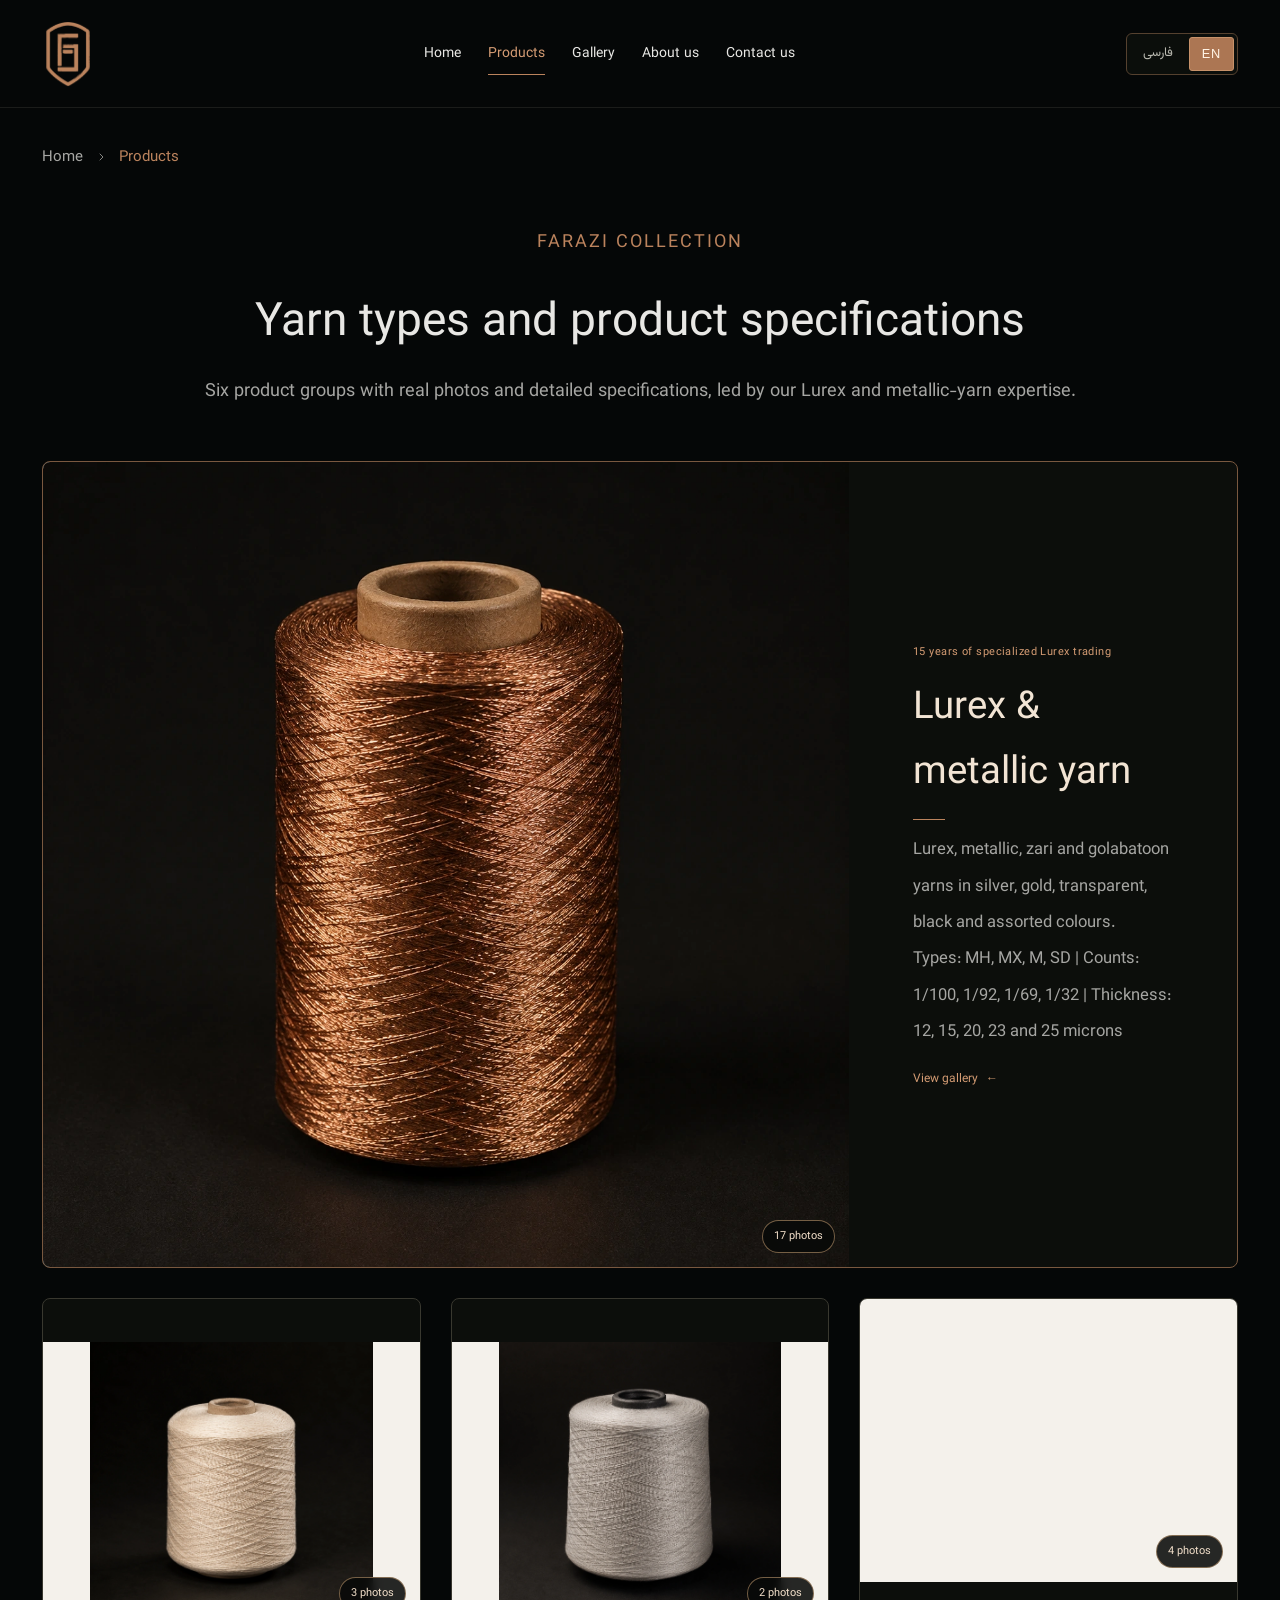
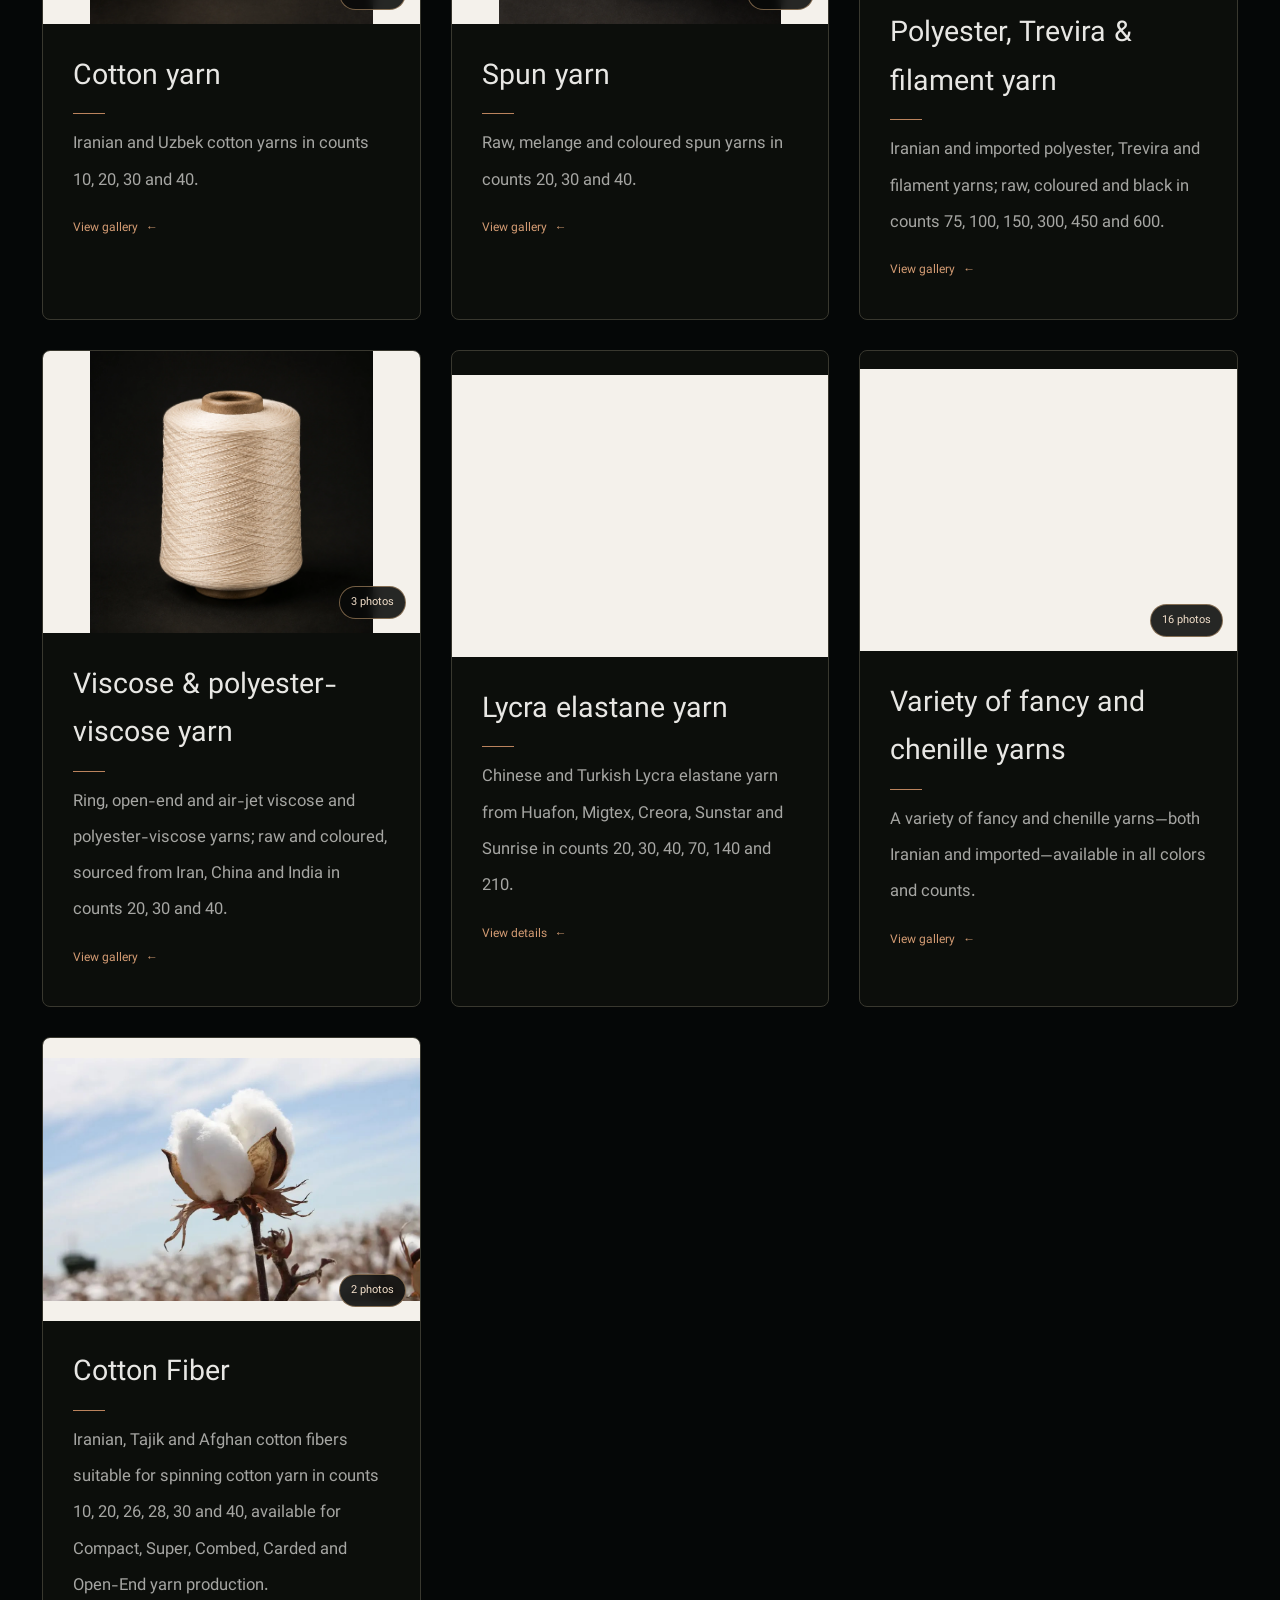
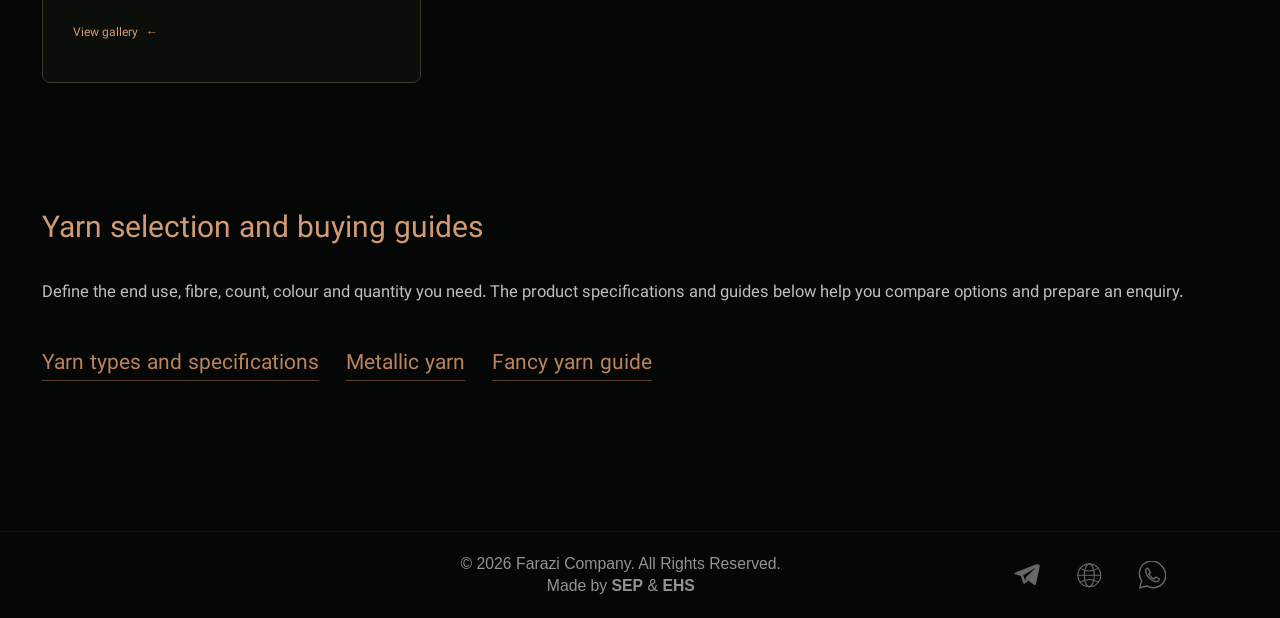
<file: products.en.html>
<!DOCTYPE html>
<html lang="en" dir="ltr">
  <head>
    <meta charset="utf-8">
    <meta name="viewport" content="width=device-width, initial-scale=1">
    <meta name="theme-color" content="#050707">

    <link rel="icon" href="logo/farazi-symbol-transparent.png" type="image/png">
    <link rel="preload" href="assets/fonts/Vazirmatn-Regular.woff2" as="font" type="font/woff2" crossorigin>

    <link rel="stylesheet" href="styles.css">
    <link rel="stylesheet" href="pages.css">
    <script src="products-data.js" defer></script>
    <script src="gallery-data.js" defer></script>
    <script src="script.js" defer></script>











































<title>Yarn Collection | Farazi Company Products</title>
<meta name="description" content="Browse real product photos and specifications for Lurex, metallic, cotton, spun, polyester, Trevira, filament, viscose, poly-viscose and Lycra yarns.">
<meta data-seo="true" name="robots" content="index, follow, max-image-preview:large">
<meta data-seo="true" property="og:type" content="website">
<meta data-seo="true" property="og:site_name" content="Farazi Company">
<meta data-seo="true" property="og:title" content="Yarn Collection | Farazi Company Products">
<meta data-seo="true" property="og:description" content="Browse real product photos and specifications for Lurex, metallic, cotton, spun, polyester, Trevira, filament, viscose, poly-viscose and Lycra yarns.">
<meta data-seo="true" property="og:locale" content="en_US">
<meta data-seo="true" property="og:locale:alternate" content="fa_IR">
<meta data-seo="true" name="twitter:card" content="summary_large_image">
<meta data-seo="true" name="twitter:title" content="Yarn Collection | Farazi Company Products">
<meta data-seo="true" name="twitter:description" content="Browse real product photos and specifications for Lurex, metallic, cotton, spun, polyester, Trevira, filament, viscose, poly-viscose and Lycra yarns.">
<link data-seo="true" rel="canonical" href="https://farazicompanyfc.com/products.en.html">
<link data-seo="true" rel="alternate" hreflang="fa" href="https://farazicompanyfc.com/products.html">
<link data-seo="true" rel="alternate" hreflang="en" href="https://farazicompanyfc.com/products.en.html">
<link data-seo="true" rel="alternate" hreflang="x-default" href="https://farazicompanyfc.com/products.html">
<meta data-seo="true" property="og:url" content="https://farazicompanyfc.com/products.en.html">
<meta data-seo="true" property="og:image" content="https://farazicompanyfc.com/assets/products/metallic-02.webp">
<meta data-seo="true" property="og:image:alt" content="Farazi Company textile yarns">
<meta data-seo="true" name="twitter:image" content="https://farazicompanyfc.com/assets/products/metallic-02.webp">
<script data-seo="true" type="application/ld+json">{"@context": "https://schema.org", "@type": "CollectionPage", "name": "Yarn Collection | Farazi Company Products", "description": "Browse real product photos and specifications for Lurex, metallic, cotton, spun, polyester, Trevira, filament, viscose, poly-viscose and Lycra yarns.", "inLanguage": "en", "publisher": {"@type": "Organization", "name": "Farazi Company", "alternateName": "فرازی کمپانی", "@id": "https://farazicompanyfc.com/index.html#organization", "url": "https://farazicompanyfc.com/index.html", "logo": "https://farazicompanyfc.com/logo/farazi-symbol-copper.svg"}, "url": "https://farazicompanyfc.com/products.en.html", "breadcrumb": {"@type": "BreadcrumbList", "itemListElement": [{"@type": "ListItem", "position": 1, "name": "Home", "item": "https://farazicompanyfc.com/index.en.html"}, {"@type": "ListItem", "position": 2, "name": "Yarn Collection | Farazi Company Products", "item": "https://farazicompanyfc.com/products.en.html"}]}, "mainEntity": {"@type": "ItemList", "numberOfItems": 6, "itemListElement": [{"@type": "ListItem", "position": 1, "item": {"@type": "Thing", "name": "Lurex & metallic yarn", "description": "Lurex, metallic, zari and golabatoon yarns in silver, gold, transparent, black and assorted colours.\nTypes: MH, MX, M, SD | Counts: 1/100, 1/92, 1/69, 1/32 | Thickness: 12, 15, 20, 23 and 25 microns", "image": "https://farazicompanyfc.com/assets/products/metallic-02.webp"}}, {"@type": "ListItem", "position": 2, "item": {"@type": "Thing", "name": "Cotton yarn", "description": "Iranian and Uzbek cotton yarns in counts 10, 20, 30 and 40.", "image": "https://farazicompanyfc.com/assets/generated/cotton.webp"}}, {"@type": "ListItem", "position": 3, "item": {"@type": "Thing", "name": "Spun yarn", "description": "Raw, melange and coloured spun yarns in counts 20, 30 and 40.", "image": "https://farazicompanyfc.com/assets/generated/spun.webp"}}, {"@type": "ListItem", "position": 4, "item": {"@type": "Thing", "name": "Polyester, Trevira & filament yarn", "description": "Iranian and imported polyester, Trevira and filament yarns; raw, coloured and black in counts 75, 100, 150, 300, 450 and 600.", "image": "https://farazicompanyfc.com/assets/generated/polyester.webp"}}, {"@type": "ListItem", "position": 5, "item": {"@type": "Thing", "name": "Viscose & polyester-viscose yarn", "description": "Ring, open-end and air-jet viscose and polyester-viscose yarns; raw and coloured, sourced from Iran, China and India in counts 20, 30 and 40.", "image": "https://farazicompanyfc.com/assets/generated/viscose.webp"}}, {"@type": "ListItem", "position": 6, "item": {"@type": "Thing", "name": "Lycra elastane yarn", "description": "Chinese and Turkish Lycra elastane yarn from Huafon, Migtex, Creora, Sunstar and Sunrise in counts 20, 30, 40, 70, 140 and 210.", "image": "https://farazicompanyfc.com/assets/products/lycra-01.webp"}}]}}</script>
</head>
  <body data-page="products">
    <a class="skip-link" href="#main" data-en="Skip to content" data-fa="رفتن به محتوای اصلی">Skip to content</a>
    <svg class="icon-library" xmlns="http://www.w3.org/2000/svg" aria-hidden="true">
      <symbol id="i-arrow" viewbox="0 0 24 24">
        <path d="m14 6-6 6 6 6"></path>
      </symbol>
      <symbol id="i-chevron" viewbox="0 0 24 24">
        <path d="m6 9 6 6 6-6"></path>
      </symbol>
      <symbol id="i-crown" viewbox="0 0 40 40">
        <path d="m5 14 6 17h18l6-17-10 8-5-14-5 14-10-8Zm6 21h18"></path>
        <circle cx="5" cy="12" r="2"></circle>
        <circle cx="20" cy="6" r="2"></circle>
        <circle cx="35" cy="12" r="2"></circle>
      </symbol>
      <symbol id="i-globe" viewbox="0 0 40 40">
        <circle cx="20" cy="20" r="16"></circle>
        <ellipse cx="20" cy="20" rx="7" ry="16"></ellipse>
        <path d="M4 20h32M7 10c8 5 18 5 26 0M7 30c8-5 18-5 26 0"></path>
      </symbol>
      <symbol id="i-shield" viewbox="0 0 40 40">
        <path d="M20 3c5 4 10 6 14 6v11c0 9-8 14-14 17C14 34 6 29 6 20V9c4 0 9-2 14-6Z"></path>
        <path d="m13 20 5 5 10-11"></path>
      </symbol>
      <symbol id="i-handshake" viewbox="0 0 40 40">
        <path d="m3 19 7-13 7 4M37 19 30 6l-8 4-8 8c-2 3 2 5 4 3l5-4 10 10M4 18l5 4m27-4-4 5M10 23l-3 3c-2 2 1 5 3 3l3-3c2-2-1-5-3-3Zm4 4-3 3c-2 2 1 5 3 3l3-3m1 1-2 2c-2 2 1 5 3 3l2-2m2-1 3 2c3 2 5-1 3-3l-8-7m8 7c3 2 6-1 3-4l-8-7"></path>
      </symbol>
      <symbol id="i-phone" viewbox="0 0 32 32">
        <path d="m8 3 5 7-4 4c3 5 5 7 10 9l4-4 7 5c-1 6-5 7-9 5C12 25 6 20 3 11 1 7 3 4 8 3ZM20 3c5 1 8 4 9 9M19 8c3 1 4 2 5 5"></path>
      </symbol>
      <symbol id="i-whatsapp" viewbox="0 0 32 32">
        <path d="M27 6a14 14 0 0 1-17 22l-8 2 2-8A14 14 0 0 1 27 6Z"></path>
        <path d="m11 8 3 5-2 2c2 3 3 4 6 5l2-2 4 2c-1 4-4 4-7 2-4-2-7-5-8-9-1-3 0-5 2-5Z"></path>
      </symbol>
      <symbol id="i-telegram" viewbox="0 0 24 24">
        <path fill="currentColor" stroke="none" d="M21.6 2.4 2.9 9.6c-1.3.5-1.3 1.2-.2 1.5l4.8 1.5 1.8 5.6c.2.7.1 1 .9 1 .6 0 .9-.3 1.2-.6l2.3-2.2 4.8 3.5c.9.5 1.5.3 1.8-.8l3-14.3c.4-1.4-.5-2-1.7-1.4ZM9.4 12.3l9.4-5.9c.5-.3.9-.1.5.2l-7.7 7-.3 3.3-1.9-4.6Z"></path>
      </symbol>
      <symbol id="i-mail" viewbox="0 0 32 32">
        <rect x="2" y="5" width="28" height="22" rx="1"></rect>
        <path d="m3 6 13 12L29 6M3 26l10-11m16 11L19 15"></path>
      </symbol>
      <symbol id="i-pin" viewbox="0 0 32 32">
        <path d="M27 13c0 8-11 17-11 17S5 21 5 13a11 11 0 1 1 22 0Z"></path>
        <circle cx="16" cy="12" r="4"></circle>
      </symbol>
      <symbol id="i-instagram" viewbox="0 0 32 32">
        <rect x="4" y="4" width="24" height="24" rx="7"></rect>
        <circle cx="16" cy="16" r="6"></circle>
        <circle cx="24" cy="8" r="1" fill="currentColor" stroke="none"></circle>
      </symbol>
      <symbol id="i-linkedin" viewbox="0 0 32 32">
        <rect x="4" y="4" width="24" height="24" rx="3"></rect>
        <path d="M10 14v10m6 0V14m0 4c0-5 7-5 7 0v6"></path>
        <circle cx="10" cy="9" r="1" fill="currentColor"></circle>
      </symbol>
      <symbol id="i-close" viewbox="0 0 24 24">
        <path d="m6 6 12 12M6 18 18 6"></path>
      </symbol>
      <symbol id="i-menu" viewbox="0 0 24 24">
        <path d="M3 6h18M3 12h18M3 18h18"></path>
      </symbol>
    </svg>
    <header class="site-header" id="home">
      <div class="header-inner container">
        <a class="brand" href="index.en.html" aria-label="Farazi Company, home"><img class="brand-symbol" src="logo/farazi-symbol-copper.svg" width="385" height="550" alt="Farazi Company"></a>
        <nav class="main-nav" id="main-nav" aria-label="Main navigation">
          <a href="index.en.html" data-en="Home" data-fa="صفحه اصلی">Home</a>
          <a class="active" aria-current="page" href="products.en.html" data-en="Products" data-fa="محصولات">Products</a>
          <button type="button" data-dialog="gallery" data-en="Gallery" data-fa="
            گالری
          ">Gallery</button>
          <a href="about.en.html" data-en="About us" data-fa="درباره ما">About us</a>
          <a href="contact.en.html" data-en="Contact us" data-fa="تماس با ما">Contact us</a>
        </nav>
        <div class="header-tools">
          <div class="language-switch" role="group" aria-label="Site language" dir="ltr">
            <a data-language="fa" lang="fa" aria-label="فارسی" href="products.html" hreflang="fa" aria-current="false">
              فارسی</a><a data-language="en" lang="en" aria-label="English" href="products.en.html" hreflang="en" aria-current="page">
              EN
            </a>
          </div>
          <button class="menu-toggle" id="menu-toggle" type="button" aria-label="Open menu" aria-expanded="false" aria-controls="main-nav">
            <svg class="icon"><use href="#i-menu"></use></svg>
          </button>
        </div>
      </div>
    </header>
    <main id="main" class="inner-page">
      <div class="container">
        <nav class="breadcrumbs" aria-label="Breadcrumb">
          <a href="index.en.html" data-en="Home" data-fa="صفحه اصلی">Home</a><svg class="icon"><use href="#i-arrow"></use></svg><span data-en="Products" data-fa="محصولات">Products</span>
        </nav>
        <section class="catalog-intro" aria-labelledby="catalog-title">
          <p class="page-overline" lang="en" dir="ltr">FARAZI COLLECTION</p>
          <h1 id="catalog-title" data-en="Yarn types and product specifications" data-fa="انواع نخ و مشخصات محصولات">Yarn types and product specifications</h1>
          <p data-en="Six product groups with real photos and detailed specifications, led by our Lurex and metallic-yarn expertise." data-fa="
            شش گروه محصول با تصاویر واقعی و مشخصات کامل؛ با تمرکز ویژه بر نخ لمه
            و متالیک.
          ">Six product groups with real photos and detailed specifications, led by our Lurex and metallic-yarn expertise.</p>
        </section>
        <section aria-labelledby="catalog-title">
          <div id="catalog-list" class="catalog-list"><article class="catalog-product catalog-product-featured"><button class="catalog-product-trigger" type="button" data-product="0"><div class="catalog-photo"><img src="assets/products/metallic-02.webp" alt="Lurex &amp; metallic yarn" loading="eager" decoding="async"><span class="photo-count">17 photos</span></div><div class="catalog-copy"><p class="product-specialty">15 years of specialized Lurex trading</p><h2>Lurex &amp; metallic yarn</h2><div class="catalog-rule"></div><p>Lurex, metallic, zari and golabatoon yarns in silver, gold, transparent, black and assorted colours.
Types: MH, MX, M, SD | Counts: 1/100, 1/92, 1/69, 1/32 | Thickness: 12, 15, 20, 23 and 25 microns</p><span class="catalog-action">View gallery <span aria-hidden="true">←</span></span></div></button></article><article class="catalog-product"><button class="catalog-product-trigger" type="button" data-product="1"><div class="catalog-photo"><img src="assets/generated/cotton.webp" alt="Cotton yarn" loading="lazy" decoding="async"><span class="photo-count">3 photos</span></div><div class="catalog-copy"><h2>Cotton yarn</h2><div class="catalog-rule"></div><p>Iranian and Uzbek cotton yarns in counts 10, 20, 30 and 40.</p><span class="catalog-action">View gallery <span aria-hidden="true">←</span></span></div></button></article><article class="catalog-product"><button class="catalog-product-trigger" type="button" data-product="2"><div class="catalog-photo"><img src="assets/generated/spun.webp" alt="Spun yarn" loading="lazy" decoding="async"><span class="photo-count">2 photos</span></div><div class="catalog-copy"><h2>Spun yarn</h2><div class="catalog-rule"></div><p>Raw, melange and coloured spun yarns in counts 20, 30 and 40.</p><span class="catalog-action">View gallery <span aria-hidden="true">←</span></span></div></button></article><article class="catalog-product"><button class="catalog-product-trigger" type="button" data-product="3"><div class="catalog-photo"><img src="assets/generated/polyester.webp" alt="Polyester, Trevira &amp; filament yarn" loading="lazy" decoding="async"><span class="photo-count">4 photos</span></div><div class="catalog-copy"><h2>Polyester, Trevira &amp; filament yarn</h2><div class="catalog-rule"></div><p>Iranian and imported polyester, Trevira and filament yarns; raw, coloured and black in counts 75, 100, 150, 300, 450 and 600.</p><span class="catalog-action">View gallery <span aria-hidden="true">←</span></span></div></button></article><article class="catalog-product"><button class="catalog-product-trigger" type="button" data-product="4"><div class="catalog-photo"><img src="assets/generated/viscose.webp" alt="Viscose &amp; polyester-viscose yarn" loading="lazy" decoding="async"><span class="photo-count">3 photos</span></div><div class="catalog-copy"><h2>Viscose &amp; polyester-viscose yarn</h2><div class="catalog-rule"></div><p>Ring, open-end and air-jet viscose and polyester-viscose yarns; raw and coloured, sourced from Iran, China and India in counts 20, 30 and 40.</p><span class="catalog-action">View gallery <span aria-hidden="true">←</span></span></div></button></article><article class="catalog-product"><button class="catalog-product-trigger" type="button" data-product="5"><div class="catalog-photo"><img src="assets/products/lycra-01.webp" alt="Lycra elastane yarn" loading="lazy" decoding="async"></div><div class="catalog-copy"><h2>Lycra elastane yarn</h2><div class="catalog-rule"></div><p>Chinese and Turkish Lycra elastane yarn from Huafon, Migtex, Creora, Sunstar and Sunrise in counts 20, 30, 40, 70, 140 and 210.</p><span class="catalog-action">View details <span aria-hidden="true">←</span></span></div></button></article></div>
          <p id="catalog-empty" class="catalog-empty" hidden data-en="No products are available yet." data-fa="
            هنوز محصولی ثبت نشده است.
          ">No products are available yet.</p>
        </section>
      </div>
    <section class="container yarn-overview"><h2 data-en="Yarn selection and buying guides" data-fa="راهنمای انتخاب و خرید نخ">Yarn selection and buying guides</h2><p data-en="Define the end use, fibre, count, colour and quantity you need. The product specifications and guides below help you compare options and prepare an enquiry." data-fa="برای انتخاب نخ، نوع مصرف، جنس، نمره، رنگ و مقدار مورد نیاز را مشخص کنید. مشخصات محصولات و راهنماهای زیر به مقایسهٔ گزینه‌ها و آماده‌کردن استعلام کمک می‌کنند.">Define the end use, fibre, count, colour and quantity you need. The product specifications and guides below help you compare options and prepare an enquiry.</p><nav class="yarn-links" aria-label="Yarn guides"><a href="products.en.html" data-en="Yarn types and specifications" data-fa="انواع نخ و مشخصات محصولات">Yarn types and specifications</a><a href="lame-yarn.en.html" data-en="Metallic yarn" data-fa="نخ لمه و متالیک">Metallic yarn</a><a href="fancy-yarn.en.html" data-en="Fancy yarn guide" data-fa="راهنمای نخ فانتزی">Fancy yarn guide</a></nav></section></main>

      <div class="footer-bottom">
        <div class="footer-copy">
          <p lang="en" dir="ltr">
            © <span data-copyright-year>2026</span> Farazi Company. All Rights
            Reserved.
          </p>

          <p class="made-by" lang="en" dir="ltr">
            Made by
            <a href="https://sepidemalek.ir/" target="_blank" rel="noopener noreferrer">SEP</a>
            &
            <a href="https://ehsntb.ir/" target="_blank" rel="noopener noreferrer">EHS</a>
          </p>
        </div>

        <div class="social-links" aria-label="Contact methods">
          <a href="https://t.me/FARAZICOMPANYFC" target="_blank" rel="noopener noreferrer" aria-label="Telegram">
            <svg class="icon"><use href="#i-telegram"></use></svg>
          </a>
          <a href="https://linku.page/H9RUVF8G" target="_blank" rel="noopener noreferrer" aria-label="Digital business card">
            <svg class="icon"><use href="#i-globe"></use></svg>
          </a>
          <a href="https://wa.me/989123951302" target="_blank" rel="noopener noreferrer" aria-label="WhatsApp">
            <svg class="icon"><use href="#i-whatsapp"></use></svg>
          </a>
        </div>
      </div>

    <dialog class="detail-dialog" id="detail-dialog" aria-labelledby="dialog-title">
      <button class="dialog-close" type="button" aria-label="Close dialog">
        <svg class="icon"><use href="#i-close"></use></svg>
      </button>
      <div id="dialog-content"></div>
    </dialog>
  </body>
</html>
</file>
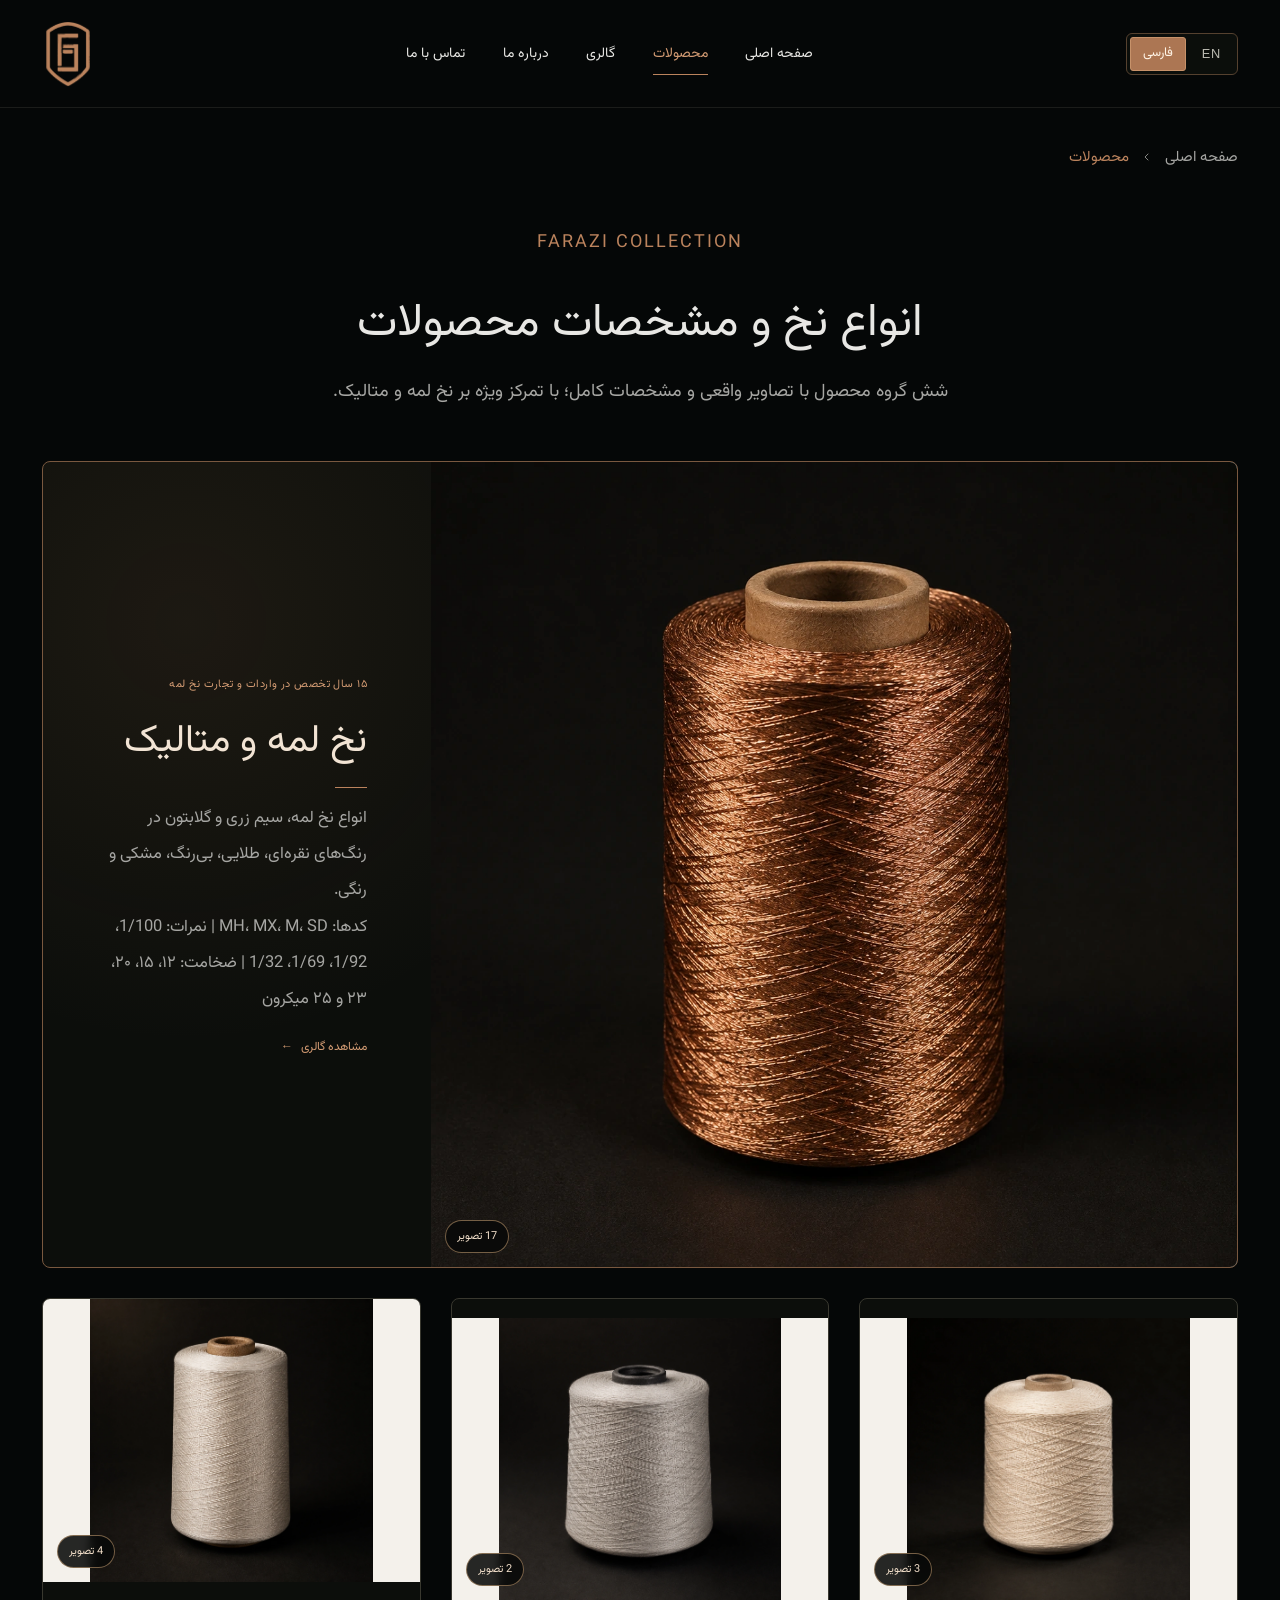
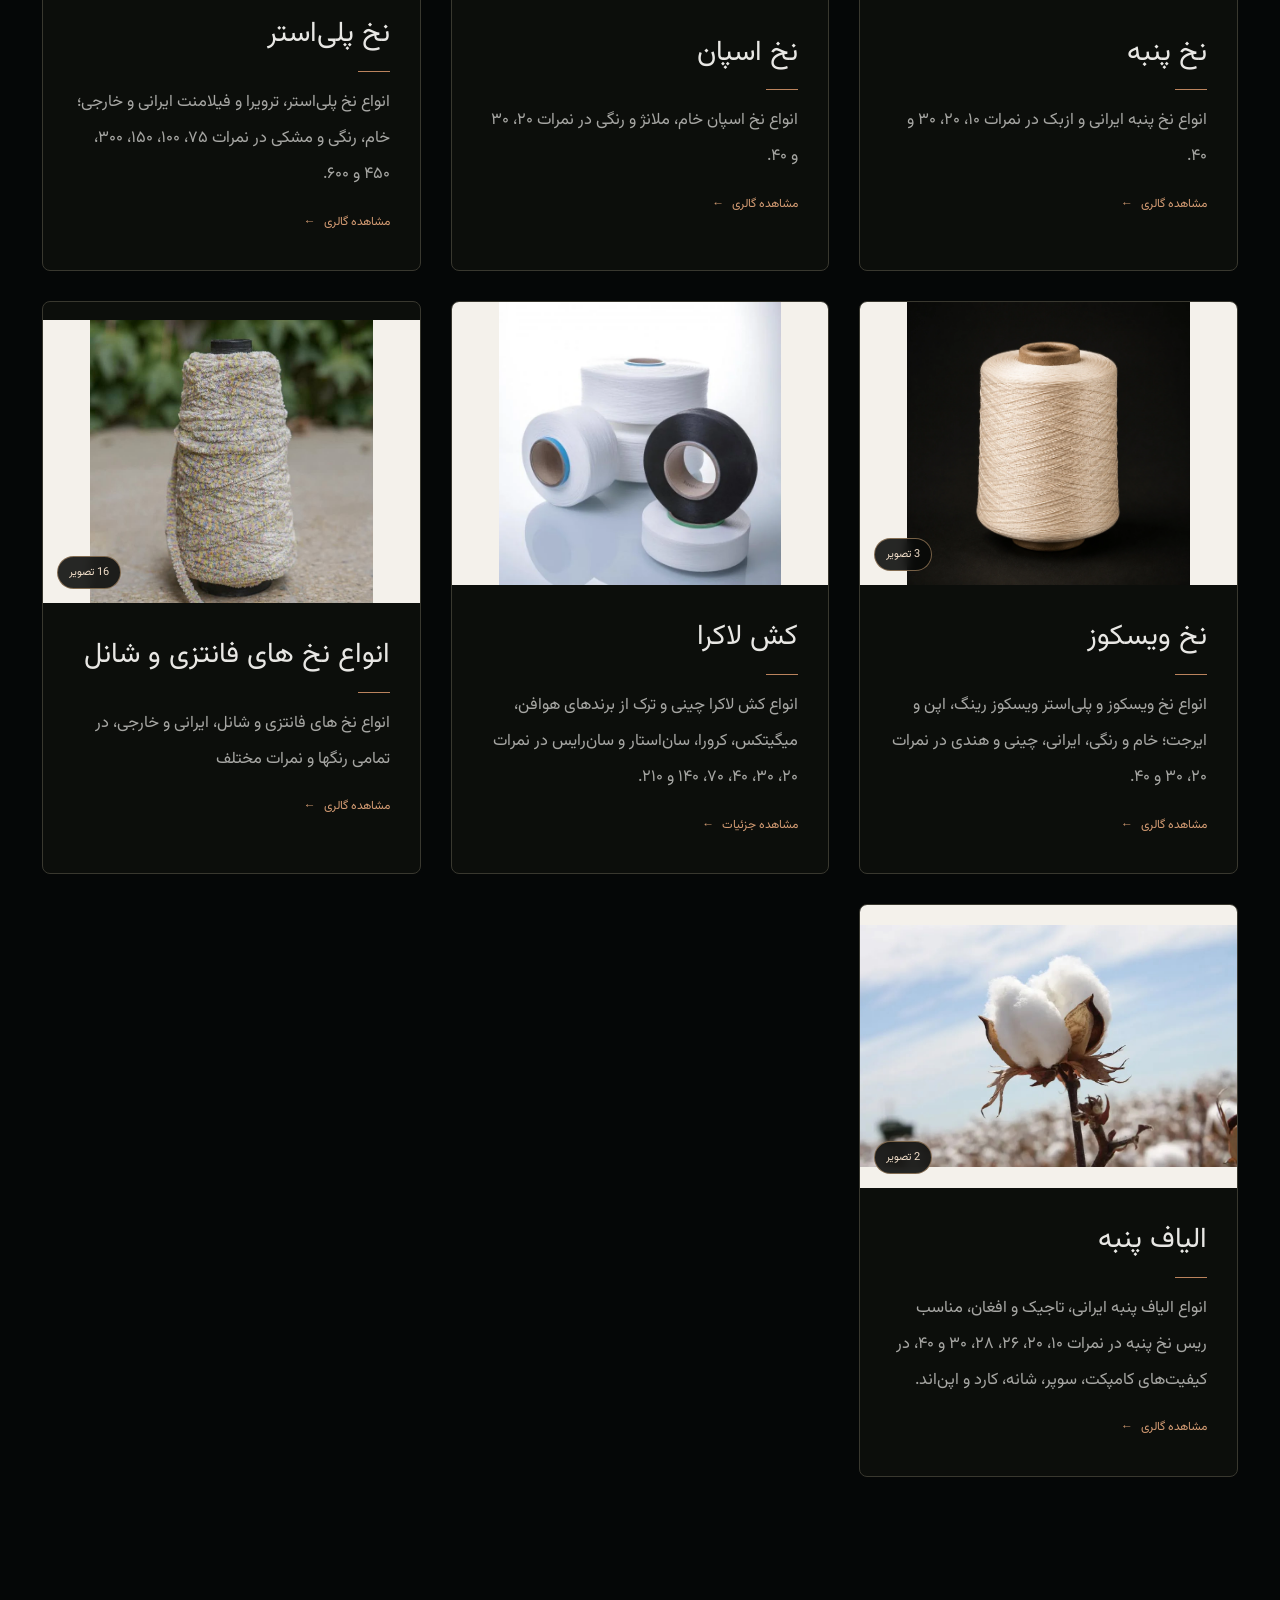
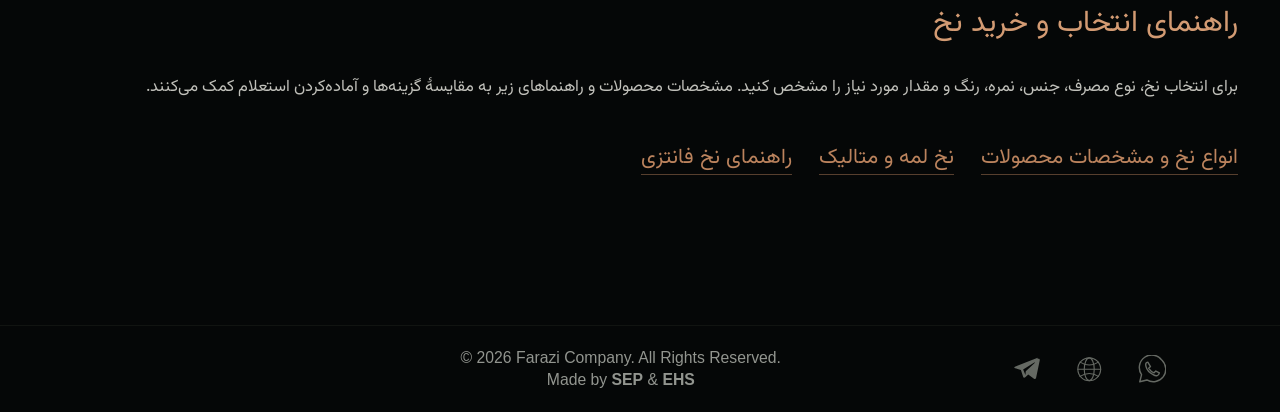
<file: products.html>
<!DOCTYPE html>
<html lang="fa" dir="rtl">
  <head>
    <meta charset="utf-8">
    <meta name="viewport" content="width=device-width, initial-scale=1">
    <meta name="theme-color" content="#050707">

    <link rel="icon" href="logo/farazi-symbol-transparent.png" type="image/png">
    <link rel="preload" href="assets/fonts/Vazirmatn-Regular.woff2" as="font" type="font/woff2" crossorigin>

    <link rel="stylesheet" href="styles.css">
    <link rel="stylesheet" href="pages.css">
    <script src="products-data.js" defer></script>
    <script src="gallery-data.js" defer></script>
    <script src="script.js" defer></script>











































<title>انواع نخ؛ مشخصات و استعلام خرید | فرازی کمپانی</title>
<meta name="description" content="مشاهده تصاویر و مشخصات نخ لمه و متالیک، پنبه، اسپان، پلی‌استر، ترویرا، فیلامنت، ویسکوز، پلی‌استر ویسکوز و کش لاکرا.">
<meta data-seo="true" name="robots" content="index, follow, max-image-preview:large">
<meta data-seo="true" property="og:type" content="website">
<meta data-seo="true" property="og:site_name" content="Farazi Company">
<meta data-seo="true" property="og:title" content="انواع نخ؛ مشخصات و استعلام خرید | فرازی کمپانی">
<meta data-seo="true" property="og:description" content="مشاهده تصاویر و مشخصات نخ لمه و متالیک، پنبه، اسپان، پلی‌استر، ترویرا، فیلامنت، ویسکوز، پلی‌استر ویسکوز و کش لاکرا.">
<meta data-seo="true" property="og:locale" content="fa_IR">
<meta data-seo="true" property="og:locale:alternate" content="en_US">
<meta data-seo="true" name="twitter:card" content="summary_large_image">
<meta data-seo="true" name="twitter:title" content="انواع نخ؛ مشخصات و استعلام خرید | فرازی کمپانی">
<meta data-seo="true" name="twitter:description" content="مشاهده تصاویر و مشخصات نخ لمه و متالیک، پنبه، اسپان، پلی‌استر، ترویرا، فیلامنت، ویسکوز، پلی‌استر ویسکوز و کش لاکرا.">
<link data-seo="true" rel="canonical" href="https://farazicompanyfc.com/products.html">
<link data-seo="true" rel="alternate" hreflang="fa" href="https://farazicompanyfc.com/products.html">
<link data-seo="true" rel="alternate" hreflang="en" href="https://farazicompanyfc.com/products.en.html">
<link data-seo="true" rel="alternate" hreflang="x-default" href="https://farazicompanyfc.com/products.html">
<meta data-seo="true" property="og:url" content="https://farazicompanyfc.com/products.html">
<meta data-seo="true" property="og:image" content="https://farazicompanyfc.com/assets/products/metallic-02.webp">
<meta data-seo="true" property="og:image:alt" content="Farazi Company textile yarns">
<meta data-seo="true" name="twitter:image" content="https://farazicompanyfc.com/assets/products/metallic-02.webp">
<script data-seo="true" type="application/ld+json">{"@context": "https://schema.org", "@type": "CollectionPage", "name": "انواع نخ؛ مشخصات و استعلام خرید | فرازی کمپانی", "description": "مشاهده تصاویر و مشخصات نخ لمه و متالیک، پنبه، اسپان، پلی‌استر، ترویرا، فیلامنت، ویسکوز، پلی‌استر ویسکوز و کش لاکرا.", "inLanguage": "fa", "publisher": {"@type": "Organization", "name": "Farazi Company", "alternateName": "فرازی کمپانی", "@id": "https://farazicompanyfc.com/index.html#organization", "url": "https://farazicompanyfc.com/index.html", "logo": "https://farazicompanyfc.com/logo/farazi-symbol-copper.svg"}, "url": "https://farazicompanyfc.com/products.html", "breadcrumb": {"@type": "BreadcrumbList", "itemListElement": [{"@type": "ListItem", "position": 1, "name": "خانه", "item": "https://farazicompanyfc.com/index.html"}, {"@type": "ListItem", "position": 2, "name": "انواع نخ؛ مشخصات و استعلام خرید | فرازی کمپانی", "item": "https://farazicompanyfc.com/products.html"}]}, "mainEntity": {"@type": "ItemList", "numberOfItems": 6, "itemListElement": [{"@type": "ListItem", "position": 1, "item": {"@type": "Thing", "name": "نخ لمه و متالیک", "description": "انواع نخ لمه، سیم زری و گلابتون در رنگ‌های نقره‌ای، طلایی، بی‌رنگ، مشکی و رنگی.\nکدها: MH، MX، M، SD | نمرات: 1/100، 1/92، 1/69، 1/32 | ضخامت: ۱۲، ۱۵، ۲۰، ۲۳ و ۲۵ میکرون", "image": "https://farazicompanyfc.com/assets/products/metallic-02.webp"}}, {"@type": "ListItem", "position": 2, "item": {"@type": "Thing", "name": "نخ پنبه", "description": "انواع نخ پنبه ایرانی و ازبک در نمرات ۱۰، ۲۰، ۳۰ و ۴۰.", "image": "https://farazicompanyfc.com/assets/generated/cotton.webp"}}, {"@type": "ListItem", "position": 3, "item": {"@type": "Thing", "name": "نخ اسپان", "description": "انواع نخ اسپان خام، ملانژ و رنگی در نمرات ۲۰، ۳۰ و ۴۰.", "image": "https://farazicompanyfc.com/assets/generated/spun.webp"}}, {"@type": "ListItem", "position": 4, "item": {"@type": "Thing", "name": "نخ پلی‌استر ", "description": "انواع نخ پلی‌استر، ترویرا و فیلامنت ایرانی و خارجی؛ خام، رنگی و مشکی در نمرات ۷۵، ۱۰۰، ۱۵۰، ۳۰۰، ۴۵۰ و ۶۰۰.", "image": "https://farazicompanyfc.com/assets/generated/polyester.webp"}}, {"@type": "ListItem", "position": 5, "item": {"@type": "Thing", "name": " نخ ویسکوز", "description": "انواع نخ ویسکوز و پلی‌استر ویسکوز رینگ، اپن‌ و ایرجت؛ خام و رنگی، ایرانی، چینی و هندی در نمرات ۲۰، ۳۰ و ۴۰.", "image": "https://farazicompanyfc.com/assets/generated/viscose.webp"}}, {"@type": "ListItem", "position": 6, "item": {"@type": "Thing", "name": "کش لاکرا", "description": "انواع کش لاکرا چینی و ترک از برندهای هوافن، میگیتکس، کرورا، سان‌استار و سان‌رایس در نمرات ۲۰، ۳۰، ۴۰، ۷۰، ۱۴۰ و ۲۱۰.", "image": "https://farazicompanyfc.com/assets/products/lycra-01.webp"}}]}}</script>
</head>
  <body data-page="products">
    <a class="skip-link" href="#main" data-en="Skip to content">رفتن به محتوای اصلی</a>
    <svg class="icon-library" xmlns="http://www.w3.org/2000/svg" aria-hidden="true">
      <symbol id="i-arrow" viewbox="0 0 24 24">
        <path d="m14 6-6 6 6 6"></path>
      </symbol>
      <symbol id="i-chevron" viewbox="0 0 24 24">
        <path d="m6 9 6 6 6-6"></path>
      </symbol>
      <symbol id="i-crown" viewbox="0 0 40 40">
        <path d="m5 14 6 17h18l6-17-10 8-5-14-5 14-10-8Zm6 21h18"></path>
        <circle cx="5" cy="12" r="2"></circle>
        <circle cx="20" cy="6" r="2"></circle>
        <circle cx="35" cy="12" r="2"></circle>
      </symbol>
      <symbol id="i-globe" viewbox="0 0 40 40">
        <circle cx="20" cy="20" r="16"></circle>
        <ellipse cx="20" cy="20" rx="7" ry="16"></ellipse>
        <path d="M4 20h32M7 10c8 5 18 5 26 0M7 30c8-5 18-5 26 0"></path>
      </symbol>
      <symbol id="i-shield" viewbox="0 0 40 40">
        <path d="M20 3c5 4 10 6 14 6v11c0 9-8 14-14 17C14 34 6 29 6 20V9c4 0 9-2 14-6Z"></path>
        <path d="m13 20 5 5 10-11"></path>
      </symbol>
      <symbol id="i-handshake" viewbox="0 0 40 40">
        <path d="m3 19 7-13 7 4M37 19 30 6l-8 4-8 8c-2 3 2 5 4 3l5-4 10 10M4 18l5 4m27-4-4 5M10 23l-3 3c-2 2 1 5 3 3l3-3c2-2-1-5-3-3Zm4 4-3 3c-2 2 1 5 3 3l3-3m1 1-2 2c-2 2 1 5 3 3l2-2m2-1 3 2c3 2 5-1 3-3l-8-7m8 7c3 2 6-1 3-4l-8-7"></path>
      </symbol>
      <symbol id="i-phone" viewbox="0 0 32 32">
        <path d="m8 3 5 7-4 4c3 5 5 7 10 9l4-4 7 5c-1 6-5 7-9 5C12 25 6 20 3 11 1 7 3 4 8 3ZM20 3c5 1 8 4 9 9M19 8c3 1 4 2 5 5"></path>
      </symbol>
      <symbol id="i-whatsapp" viewbox="0 0 32 32">
        <path d="M27 6a14 14 0 0 1-17 22l-8 2 2-8A14 14 0 0 1 27 6Z"></path>
        <path d="m11 8 3 5-2 2c2 3 3 4 6 5l2-2 4 2c-1 4-4 4-7 2-4-2-7-5-8-9-1-3 0-5 2-5Z"></path>
      </symbol>
      <symbol id="i-telegram" viewbox="0 0 24 24">
        <path fill="currentColor" stroke="none" d="M21.6 2.4 2.9 9.6c-1.3.5-1.3 1.2-.2 1.5l4.8 1.5 1.8 5.6c.2.7.1 1 .9 1 .6 0 .9-.3 1.2-.6l2.3-2.2 4.8 3.5c.9.5 1.5.3 1.8-.8l3-14.3c.4-1.4-.5-2-1.7-1.4ZM9.4 12.3l9.4-5.9c.5-.3.9-.1.5.2l-7.7 7-.3 3.3-1.9-4.6Z"></path>
      </symbol>
      <symbol id="i-mail" viewbox="0 0 32 32">
        <rect x="2" y="5" width="28" height="22" rx="1"></rect>
        <path d="m3 6 13 12L29 6M3 26l10-11m16 11L19 15"></path>
      </symbol>
      <symbol id="i-pin" viewbox="0 0 32 32">
        <path d="M27 13c0 8-11 17-11 17S5 21 5 13a11 11 0 1 1 22 0Z"></path>
        <circle cx="16" cy="12" r="4"></circle>
      </symbol>
      <symbol id="i-instagram" viewbox="0 0 32 32">
        <rect x="4" y="4" width="24" height="24" rx="7"></rect>
        <circle cx="16" cy="16" r="6"></circle>
        <circle cx="24" cy="8" r="1" fill="currentColor" stroke="none"></circle>
      </symbol>
      <symbol id="i-linkedin" viewbox="0 0 32 32">
        <rect x="4" y="4" width="24" height="24" rx="3"></rect>
        <path d="M10 14v10m6 0V14m0 4c0-5 7-5 7 0v6"></path>
        <circle cx="10" cy="9" r="1" fill="currentColor"></circle>
      </symbol>
      <symbol id="i-close" viewbox="0 0 24 24">
        <path d="m6 6 12 12M6 18 18 6"></path>
      </symbol>
      <symbol id="i-menu" viewbox="0 0 24 24">
        <path d="M3 6h18M3 12h18M3 18h18"></path>
      </symbol>
    </svg>
    <header class="site-header" id="home">
      <div class="header-inner container">
        <a class="brand" href="index.html" aria-label="فرازی کمپانی، صفحه اصلی"><img class="brand-symbol" src="logo/farazi-symbol-copper.svg" width="385" height="550" alt="Farazi Company"></a>
        <nav class="main-nav" id="main-nav" aria-label="منوی اصلی">
          <a href="index.html" data-en="Home">صفحه اصلی</a>
          <a class="active" aria-current="page" href="products.html" data-en="Products">محصولات</a>
          <button type="button" data-dialog="gallery" data-en="Gallery">
            گالری
          </button>
          <a href="about.html" data-en="About us">درباره ما</a>
          <a href="contact.html" data-en="Contact us">تماس با ما</a>
        </nav>
        <div class="header-tools">
          <div class="language-switch" role="group" aria-label="زبان سایت" dir="ltr">
            <a data-language="fa" lang="fa" aria-label="فارسی" href="products.html" hreflang="fa" aria-current="page">
              فارسی</a><a data-language="en" lang="en" aria-label="English" href="products.en.html" hreflang="en" aria-current="false">
              EN
            </a>
          </div>
          <button class="menu-toggle" id="menu-toggle" type="button" aria-label="باز کردن منو" aria-expanded="false" aria-controls="main-nav">
            <svg class="icon"><use href="#i-menu"></use></svg>
          </button>
        </div>
      </div>
    </header>
    <main id="main" class="inner-page">
      <div class="container">
        <nav class="breadcrumbs" aria-label="مسیر صفحه">
          <a href="index.html" data-en="Home">صفحه اصلی</a><svg class="icon"><use href="#i-arrow"></use></svg><span data-en="Products">محصولات</span>
        </nav>
        <section class="catalog-intro" aria-labelledby="catalog-title">
          <p class="page-overline" lang="en" dir="ltr">FARAZI COLLECTION</p>
          <h1 id="catalog-title" data-en="Yarn types and product specifications">انواع نخ و مشخصات محصولات</h1>
          <p data-en="Six product groups with real photos and detailed specifications, led by our Lurex and metallic-yarn expertise.">
            شش گروه محصول با تصاویر واقعی و مشخصات کامل؛ با تمرکز ویژه بر نخ لمه
            و متالیک.
          </p>
        </section>
        <section aria-labelledby="catalog-title">
          <div id="catalog-list" class="catalog-list"><article class="catalog-product catalog-product-featured"><button class="catalog-product-trigger" type="button" data-product="0"><div class="catalog-photo"><img src="assets/products/metallic-02.webp" alt="نخ لمه و متالیک" loading="eager" decoding="async"><span class="photo-count">17 تصویر</span></div><div class="catalog-copy"><p class="product-specialty">۱۵ سال تخصص در واردات و تجارت نخ لمه</p><h2>نخ لمه و متالیک</h2><div class="catalog-rule"></div><p>انواع نخ لمه، سیم زری و گلابتون در رنگ‌های نقره‌ای، طلایی، بی‌رنگ، مشکی و رنگی.
کدها: MH، MX، M، SD | نمرات: 1/100، 1/92، 1/69، 1/32 | ضخامت: ۱۲، ۱۵، ۲۰، ۲۳ و ۲۵ میکرون</p><span class="catalog-action">مشاهده گالری <span aria-hidden="true">←</span></span></div></button></article><article class="catalog-product"><button class="catalog-product-trigger" type="button" data-product="1"><div class="catalog-photo"><img src="assets/generated/cotton.webp" alt="نخ پنبه" loading="lazy" decoding="async"><span class="photo-count">3 تصویر</span></div><div class="catalog-copy"><h2>نخ پنبه</h2><div class="catalog-rule"></div><p>انواع نخ پنبه ایرانی و ازبک در نمرات ۱۰، ۲۰، ۳۰ و ۴۰.</p><span class="catalog-action">مشاهده گالری <span aria-hidden="true">←</span></span></div></button></article><article class="catalog-product"><button class="catalog-product-trigger" type="button" data-product="2"><div class="catalog-photo"><img src="assets/generated/spun.webp" alt="نخ اسپان" loading="lazy" decoding="async"><span class="photo-count">2 تصویر</span></div><div class="catalog-copy"><h2>نخ اسپان</h2><div class="catalog-rule"></div><p>انواع نخ اسپان خام، ملانژ و رنگی در نمرات ۲۰، ۳۰ و ۴۰.</p><span class="catalog-action">مشاهده گالری <span aria-hidden="true">←</span></span></div></button></article><article class="catalog-product"><button class="catalog-product-trigger" type="button" data-product="3"><div class="catalog-photo"><img src="assets/generated/polyester.webp" alt="نخ پلی‌استر " loading="lazy" decoding="async"><span class="photo-count">4 تصویر</span></div><div class="catalog-copy"><h2>نخ پلی‌استر </h2><div class="catalog-rule"></div><p>انواع نخ پلی‌استر، ترویرا و فیلامنت ایرانی و خارجی؛ خام، رنگی و مشکی در نمرات ۷۵، ۱۰۰، ۱۵۰، ۳۰۰، ۴۵۰ و ۶۰۰.</p><span class="catalog-action">مشاهده گالری <span aria-hidden="true">←</span></span></div></button></article><article class="catalog-product"><button class="catalog-product-trigger" type="button" data-product="4"><div class="catalog-photo"><img src="assets/generated/viscose.webp" alt=" نخ ویسکوز" loading="lazy" decoding="async"><span class="photo-count">3 تصویر</span></div><div class="catalog-copy"><h2> نخ ویسکوز</h2><div class="catalog-rule"></div><p>انواع نخ ویسکوز و پلی‌استر ویسکوز رینگ، اپن‌ و ایرجت؛ خام و رنگی، ایرانی، چینی و هندی در نمرات ۲۰، ۳۰ و ۴۰.</p><span class="catalog-action">مشاهده گالری <span aria-hidden="true">←</span></span></div></button></article><article class="catalog-product"><button class="catalog-product-trigger" type="button" data-product="5"><div class="catalog-photo"><img src="assets/products/lycra-01.webp" alt="کش لاکرا" loading="lazy" decoding="async"></div><div class="catalog-copy"><h2>کش لاکرا</h2><div class="catalog-rule"></div><p>انواع کش لاکرا چینی و ترک از برندهای هوافن، میگیتکس، کرورا، سان‌استار و سان‌رایس در نمرات ۲۰، ۳۰، ۴۰، ۷۰، ۱۴۰ و ۲۱۰.</p><span class="catalog-action">مشاهده جزئیات <span aria-hidden="true">←</span></span></div></button></article></div>
          <p id="catalog-empty" class="catalog-empty" hidden data-en="No products are available yet.">
            هنوز محصولی ثبت نشده است.
          </p>
        </section>
      </div>
    <section class="container yarn-overview"><h2 data-en="Yarn selection and buying guides">راهنمای انتخاب و خرید نخ</h2><p data-en="Define the end use, fibre, count, colour and quantity you need. The product specifications and guides below help you compare options and prepare an enquiry.">برای انتخاب نخ، نوع مصرف، جنس، نمره، رنگ و مقدار مورد نیاز را مشخص کنید. مشخصات محصولات و راهنماهای زیر به مقایسهٔ گزینه‌ها و آماده‌کردن استعلام کمک می‌کنند.</p><nav class="yarn-links" aria-label="راهنمای نخ"><a href="products.html" data-en="Yarn types and specifications">انواع نخ و مشخصات محصولات</a><a href="lame-yarn.html" data-en="Metallic yarn">نخ لمه و متالیک</a><a href="fancy-yarn.html" data-en="Fancy yarn guide">راهنمای نخ فانتزی</a></nav></section></main>

      <div class="footer-bottom">
        <div class="footer-copy">
          <p lang="en" dir="ltr">
            © <span data-copyright-year>2026</span> Farazi Company. All Rights
            Reserved.
          </p>

          <p class="made-by" lang="en" dir="ltr">
            Made by
            <a href="https://sepidemalek.ir/" target="_blank" rel="noopener noreferrer">SEP</a>
            &
            <a href="https://ehsntb.ir/" target="_blank" rel="noopener noreferrer">EHS</a>
          </p>
        </div>

        <div class="social-links" aria-label="راه‌های ارتباطی">
          <a href="https://t.me/FARAZICOMPANYFC" target="_blank" rel="noopener noreferrer" aria-label="Telegram">
            <svg class="icon"><use href="#i-telegram"></use></svg>
          </a>
          <a href="https://linku.page/H9RUVF8G" target="_blank" rel="noopener noreferrer" aria-label="Digital business card">
            <svg class="icon"><use href="#i-globe"></use></svg>
          </a>
          <a href="https://wa.me/989123951302" target="_blank" rel="noopener noreferrer" aria-label="WhatsApp">
            <svg class="icon"><use href="#i-whatsapp"></use></svg>
          </a>
        </div>
      </div>

    <dialog class="detail-dialog" id="detail-dialog" aria-labelledby="dialog-title">
      <button class="dialog-close" type="button" aria-label="بستن پنجره">
        <svg class="icon"><use href="#i-close"></use></svg>
      </button>
      <div id="dialog-content"></div>
    </dialog>
  </body>
</html>
</file>
<file: styles.css>
@font-face {
  font-family: Vazirmatn;
  src: url("assets/fonts/Vazirmatn-Regular.woff2") format("woff2");
  font-style: normal;
  font-weight: 400;
  font-display: swap;
}
:root {
  --u: clamp(1px, 0.1172333vw, 1.5px);
  --bg: #050707;
  --surface: #0c0d0c;
  --copper: #bb835d;
  --copper-light: #d39b73;
  --text: #e8e7e4;
  --muted: #a6a6a3;
  --border: #32312c;
  --font: Vazirmatn, Tahoma, sans-serif;
  color-scheme: dark;
  font-family: var(--font);
  font-size: calc(14 * var(--u));
  background: var(--bg);
  color: var(--text);
}
* {
  box-sizing: border-box;
}
html {
  scroll-behavior: smooth;
  scroll-padding-top: 24px;
}
body {
  margin: 0;
}
button,
a,
select {
  -webkit-tap-highlight-color: transparent;
}
button,
select {
  font: inherit;
}
button,
a {
  touch-action: manipulation;
}
button {
  cursor: pointer;
}
a {
  color: inherit;
  text-decoration: none;
}
button {
  color: inherit;
}
p,
h1,
h2,
h3 {
  margin: 0;
}
button,
a,
select {
  outline-offset: 5px;
}
button:focus-visible,
a:focus-visible,
select:focus-visible {
  outline: 2px solid var(--copper-light);
}
button {
  border: 0;
  background: none;
}
svg.icon {
  display: block;
  width: 24px;
  height: 24px;
  fill: none;
  stroke: currentColor;
  stroke-width: 1.6;
  stroke-linecap: round;
  stroke-linejoin: round;
  flex-shrink: 0;
}
.icon-library {
  position: absolute;
  width: 0;
  height: 0;
  overflow: hidden;
}
.container {
  width: calc(100% - 56 * var(--u));
  max-width: 1196px;
  margin-inline: auto;
}
.sr-only {
  position: absolute;
  width: 1px;
  height: 1px;
  overflow: hidden;
  clip: rect(0, 0, 0, 0);
  white-space: nowrap;
}
.skip-link {
  position: fixed;
  top: -70px;
  right: 20px;
  background: var(--copper);
  color: var(--bg);
  padding: 12px;
  z-index: 100;
}
.skip-link:focus {
  top: 12px;
}
.site-header {
  height: calc(72 * var(--u));
  border-bottom: 1px solid #1b1c1a;
  background: #050707;
}
.header-inner {
  height: 100%;
  display: flex;
  direction: ltr;
  align-items: center;
  justify-content: space-between;
  gap: calc(30 * var(--u));
}
.brand {
  position: relative;
  display: block;
  width: calc(155 * var(--u));
  height: calc(56 * var(--u));
  overflow: hidden;
  flex-shrink: 0;
}
.brand img {
  position: absolute;
  width: calc(173 * var(--u));
  height: auto;
  max-width: none;
  left: calc(-9 * var(--u));
  top: calc(-30 * var(--u));
}
.main-nav {
  display: flex;
  align-items: center;
  direction: rtl;
  gap: calc(25 * var(--u));
  white-space: nowrap;
}
.main-nav a,
.main-nav button {
  position: relative;
  font-size: calc(9.3 * var(--u));
  padding: calc(12 * var(--u)) 0;
  transition: color 0.2s;
}
.main-nav a:hover,
.main-nav button:hover,
.main-nav .active {
  color: var(--copper-light);
}
.main-nav .active:after {
  content: "";
  position: absolute;
  bottom: calc(5 * var(--u));
  inset-inline: 0;
  height: 1px;
  background: var(--copper);
}
.header-tools {
  display: flex;
  align-items: center;
  gap: calc(10 * var(--u));
}
.menu-toggle {
  display: none;
}
.hero {
  height: calc(368 * var(--u));
  max-width: 1280px;
  margin: auto;
  background: url("assets/generated/hero-yarns-v2.webp") center center/cover
    no-repeat;
  position: relative;
}
.hero-inner {
  height: 100%;
  padding: calc(56 * var(--u)) calc(52 * var(--u)) 0;
  direction: ltr;
}
.hero-copy {
  width: 46%;
  text-align: left;
  position: relative;
}
.hero-eyebrow {
  font-family: Georgia, "Times New Roman", serif;
  font-size: calc(14 * var(--u));
  letter-spacing: calc(1.3 * var(--u));
  color: var(--copper);
  white-space: nowrap;
}
.hero .hero-brand {
  font-family: Georgia, "Times New Roman", serif;
  font-weight: 400;
  font-size: calc(78 * var(--u));
  line-height: 1.08;
  letter-spacing: calc(1.2 * var(--u));
  margin-top: calc(8 * var(--u));
  color: #efefec;
}
.hero .hero-brand span {
  display: block;
  color: var(--copper);
  font-size: calc(35 * var(--u));
  line-height: 1.08;
  letter-spacing: calc(1.5 * var(--u));
}
.copper-rule {
  width: calc(45 * var(--u));
  height: 1px;
  background: var(--copper);
  margin-top: calc(14 * var(--u));
  margin-bottom: calc(12 * var(--u));
}
.hero-description {
  direction: rtl;
  text-align: left;
  font-size: calc(16 * var(--u));
  line-height: 1.8;
  white-space: nowrap;
}
.hero-trust {
  color: var(--copper-light);
  font-size: calc(13 * var(--u));
  margin-top: calc(7 * var(--u));
  direction: rtl;
  text-align: left;
}
.hero-actions {
  display: flex;
  gap: calc(14 * var(--u));
  margin-top: calc(23 * var(--u));
  direction: ltr;
}
.button {
  display: inline-flex;
  align-items: center;
  justify-content: center;
  gap: calc(7 * var(--u));
  border: 1px solid #aa7654;
  border-radius: 2px;
  min-height: calc(32 * var(--u));
  padding: calc(5 * var(--u)) calc(25 * var(--u));
  color: #d5cec5;
  font-size: calc(10 * var(--u));
  line-height: 1.6;
  transition: background 0.2s, color 0.2s, border-color 0.2s;
  direction: rtl;
}
.button .icon {
  width: calc(13 * var(--u));
  height: calc(13 * var(--u));
}
.button:hover {
  background: #bc855d24;
  color: #fff;
  border-color: var(--copper-light);
}
.button-filled {
  background: #ac7653;
  color: #fff0df;
  border-color: #ac7653;
  padding-inline: calc(13 * var(--u));
}
.button-filled:hover {
  background: #c18a61;
}
.hero-actions > .button:nth-child(2) {
  min-width: calc(89 * var(--u));
}
.trust-strip {
  width: calc(100% - 94 * var(--u));
  max-width: 1139px;
  margin: 0 auto;
  border: 1px solid #2b2c27;
  box-shadow: inset 0 0 0 3px #0c0e0c;
  border-radius: 5px;
  height: calc(73 * var(--u));
  display: grid;
  grid-template-columns: repeat(4, 1fr);
  align-items: center;
}
.trust-item {
  display: flex;
  direction: ltr;
  align-items: center;
  justify-content: center;
  gap: calc(14 * var(--u));
  height: calc(39 * var(--u));
  border-left: 1px solid #1d1f1c;
}
.trust-item:last-child {
  border: 0;
}
.trust-item > .icon {
  width: calc(35 * var(--u));
  height: calc(35 * var(--u));
  color: var(--copper);
}
.trust-item p {
  text-align: left;
  direction: rtl;
  font-size: calc(11 * var(--u));
  line-height: 1.9;
}
.trust-item small {
  display: block;
  color: #babbb7;
  font-size: calc(10 * var(--u));
}
.products-section {
  padding-top: calc(21 * var(--u));
  text-align: center;
}
.section-heading {
  margin-bottom: calc(12 * var(--u));
}
.section-kicker {
  display: flex;
  align-items: center;
  justify-content: center;
  gap: calc(14 * var(--u));
  color: var(--copper);
  font-size: calc(12 * var(--u));
  margin-bottom: calc(3 * var(--u));
}
.section-kicker:before,
.section-kicker:after {
  content: "";
  height: 1px;
  width: calc(63 * var(--u));
  background: #64503c;
}
.section-heading h2 {
  font-size: calc(22 * var(--u));
  font-weight: 400;
  line-height: 1.5;
}
.section-heading > p:last-child {
  color: var(--muted);
  font-size: calc(11 * var(--u));
  margin-top: calc(2 * var(--u));
}
.product-grid {
  display: grid;
  grid-template-columns: repeat(var(--home-columns, 7), minmax(0, 1fr));
  gap: calc(6 * var(--u));
}
.product-card {
  border: 1px solid #242620;
  border-radius: 5px;
  background: #0b0c0a;
  overflow: hidden;
  padding: 0;
  display: block;
  width: 100%;
  text-align: center;
  transition: transform 0.2s, border-color 0.2s;
}
.product-card:hover {
  border-color: #9d7250;
  transform: translateY(-4px);
}
.asset-frame {
  position: relative;
  overflow: hidden;
  aspect-ratio: 104 / 102;
}
.asset-frame img {
  display: block;
  width: 100%;
  height: 100%;
  object-fit: cover;
}
.map-art img {
  object-fit: contain;
}

.product-art {
  width: 100%;
  background: #161713;
}
.product-info {
  padding: calc(8 * var(--u)) calc(2 * var(--u)) calc(7 * var(--u));
}
.product-info h3 {
  font-size: calc(12.5 * var(--u));
  font-weight: 400;
  line-height: 1.6;
  white-space: nowrap;
}
.product-info .view-label {
  display: block;
  color: var(--copper);
  font-size: calc(8 * var(--u));
  margin-top: calc(6 * var(--u));
}
.product-info .view-label:before {
  content: "";
  display: block;
  width: calc(21 * var(--u));
  height: calc(2 * var(--u));
  margin: 0 auto calc(4 * var(--u));
  background: linear-gradient(90deg, transparent, var(--copper), transparent);
}
.all-products {
  margin-top: calc(12 * var(--u));
  min-width: calc(174 * var(--u));
  min-height: calc(28 * var(--u));
  font-size: calc(9.5 * var(--u));
}
.story-grid {
  display: grid;
  grid-template-columns: 1fr 1.08fr;
  gap: calc(15 * var(--u));
  margin-top: calc(16 * var(--u));
}
.story-panel {
  position: relative;
  height: calc(280 * var(--u));
  border: 1px solid #79654f;
  border-radius: 5px;
  overflow: hidden;
  background: #0c0d0c;
  padding: calc(12 * var(--u)) calc(20 * var(--u));
  box-shadow: inset 0 0 0 2px #181a15;
}
.story-panel h2 {
  font-weight: 400;
  font-size: calc(23 * var(--u));
  line-height: 1.8;
  white-space: nowrap;
}
.story-panel h2 em {
  font-style: normal;
  color: var(--copper-light);
}
.story-panel p {
  font-size: calc(10 * var(--u));
  line-height: 2.1;
  color: #c0c0ba;
}
.trade-panel {
  text-align: center;
}
.trade-panel p {
  margin-top: calc(2 * var(--u));
}
.map-art {
  width: 100%;
  margin-top: calc(8 * var(--u));
  mix-blend-mode: lighten;
  aspect-ratio: 324 / 123;
}
.panel-button {
  position: absolute;
  left: calc(20 * var(--u));
  bottom: calc(18 * var(--u));
  min-width: calc(124 * var(--u));
}
.bazaar-art {
  position: absolute;
  right: 0;
  top: 0;
  height: 100%;
  width: auto;
  aspect-ratio: 143/274;
  mask-image: linear-gradient(to left, #000 68%, transparent);
}
.about-content {
  position: relative;
  z-index: 1;
  width: 68%;
  height: 100%;
  text-align: center;
}
.about-content h2 {
  font-size: calc(23 * var(--u));
  margin-bottom: calc(11 * var(--u));
}
.about-content p {
  font-size: calc(9.4 * var(--u));
  line-height: 2.3;
}
.about-content p + p {
  margin-top: calc(3 * var(--u));
}
.about-content .panel-button {
  left: 0;
  bottom: calc(31 * var(--u));
}
.about-panel {
  direction: ltr;
}
.about-content {
  direction: rtl;
}
.contact-strip {
  display: grid;
  grid-template-columns: 1.7fr 1.35fr 1fr 1.2fr;
  margin-top: calc(16 * var(--u));
  min-height: calc(81 * var(--u));
  border: 1px solid #2c2e28;
  border-radius: 5px;
  background: #080a09;
  align-items: center;
  padding: calc(11 * var(--u)) calc(15 * var(--u));
}
.contact-item {
  display: flex;
  direction: ltr;
  justify-content: center;
  align-items: center;
  gap: calc(14 * var(--u));
  min-height: calc(48 * var(--u));
  padding-inline: calc(10 * var(--u));
  border-left: 1px solid #292b25;
}
.contact-item:last-child {
  border: 0;
}
.contact-item .icon {
  color: var(--copper);
  width: calc(28 * var(--u));
  height: calc(28 * var(--u));
}
.contact-item > div {
  direction: rtl;
  text-align: left;
}
.contact-item span {
  color: #bdbdb6;
  font-size: calc(10 * var(--u));
  display: block;
  line-height: 1.8;
}
.contact-item p,
.contact-item a {
  display: block;
  font-size: calc(10 * var(--u));
  line-height: 1.9;
  color: #c5c7bf;
}
.contact-item a:hover {
  color: var(--copper-light);
}
.contact-item .fax-number {
  display: block;
  margin-top: calc(2 * var(--u));
  color: var(--muted);
  font-size: calc(8 * var(--u));
  letter-spacing: 0;
  text-transform: none;
}
.address-item p {
  font-size: calc(9.5 * var(--u));
}
.footer-bottom {
  height: calc(58 * var(--u));
  position: relative;
  display: flex;
  align-items: center;
  justify-content: center;
  border-top: 1px solid #111411;
  margin-top: calc(12 * var(--u));
}
.footer-bottom p {
  font-family: Arial, sans-serif;
  font-size: calc(10.5 * var(--u));
  color: #92958f;
}
.social-links {
  display: flex;
  direction: ltr;
  position: absolute;
  right: calc(76 * var(--u));
  gap: calc(23 * var(--u));
  color: #656963;
}
.social-links button {
  padding: 0;
}
.social-links .icon {
  width: calc(19 * var(--u));
  height: calc(19 * var(--u));
}
.social-links a:hover,
.social-links button:hover {
  color: var(--copper-light);
}
.detail-dialog {
  width: min(980px, calc(100% - 32px));
  max-height: 90dvh;
  border: 1px solid #866244;
  border-radius: 8px;
  padding: 36px;
  background: #101210;
  color: var(--text);
  overscroll-behavior: contain;
}
.detail-dialog::backdrop {
  background: #000b;
  backdrop-filter: blur(6px);
}
body:has(dialog[open]) {
  overflow: hidden;
}
.dialog-close {
  position: absolute;
  top: 12px;
  left: 12px;
  padding: 6px;
  color: var(--muted);
}
.detail-dialog h2 {
  font-size: 24px;
  font-weight: 400;
  color: var(--copper-light);
  margin: 0 0 18px;
}
.detail-dialog p {
  font-size: 15px;
  line-height: 2;
  color: #c1c5bc;
}
.detail-dialog .button {
  margin-top: 20px;
  min-height: 40px;
  font-size: 13px;
}
.dialog-product {
  display: grid;
  grid-template-columns: minmax(0, 1.2fr) minmax(260px, 0.8fr);
  gap: 32px;
  align-items: start;
}
.dialog-gallery,
.dialog-product-copy {
  min-width: 0;
}
.dialog-gallery-stage {
  position: relative;
  aspect-ratio: 4 / 3;
  border: 1px solid var(--border);
  border-radius: 7px;
  overflow: hidden;
  background: #f4f1eb;
}
.dialog-gallery-stage > img {
  position: absolute;
  inset: 0;
  display: block;
  object-position: center;
  width: 100%;
  height: 100%;
  object-fit: contain;
}
.gallery-arrow {
  position: absolute;
  top: 50%;
  width: 38px;
  height: 38px;
  border: 1px solid #c8976c88;
  border-radius: 50%;
  transform: translateY(-50%);
  background: #090a08dc;
  color: #fff;
  font: 28px/1 Arial, sans-serif;
  transition: background 0.2s ease, border-color 0.2s ease;
}
.gallery-arrow:hover {
  background: #5f402a;
  border-color: var(--copper-light);
}
.gallery-prev {
  left: 12px;
}
.gallery-next {
  right: 12px;
}
.gallery-counter {
  position: absolute;
  bottom: 12px;
  left: 50%;
  transform: translateX(-50%);
  padding: 5px 10px;
  border-radius: 999px;
  background: #090a08dc;
  color: #f4e4d3;
  font-size: 11px;
  direction: ltr;
}
.dialog-thumbnails {
  display: grid;
  grid-auto-flow: column;
  grid-auto-columns: 72px;
  gap: 8px;
  margin-top: 10px;
  padding-bottom: 4px;
  overflow-x: auto;
  overscroll-behavior-inline: contain;
  scrollbar-width: thin;
}
.dialog-thumbnails button {
  aspect-ratio: 4 / 3;
  border: 1px solid #32342d;
  border-radius: 4px;
  overflow: hidden;
  background: #f4f1eb;
  opacity: 0.65;
}
.dialog-thumbnails button:hover,
.dialog-thumbnails button.is-active {
  border-color: var(--copper-light);
  opacity: 1;
}
.dialog-thumbnails img {
  width: 100%;
  height: 100%;
  object-fit: cover;
}
.dialog-product-copy {
  padding-top: 12px;
}
.dialog-description {
  white-space: pre-line;
}
.dialog-grid {
  display: grid;
  grid-template-columns: repeat(3, minmax(0, 1fr));
  gap: 12px;
}
.dialog-grid .product-card h3 {
  font-size: 13px;
}
.dialog-grid .view-label {
  font-size: 11px;
}
.dialog-intro {
  margin-bottom: 20px;
}
.dialog-note {
  padding-top: 16px;
}
.dialog-note a {
  color: var(--copper-light);
  text-decoration: underline;
}
html[lang="en"] .hero-description {
  white-space: normal;
  font-size: calc(14 * var(--u));
}
html[lang="en"] .main-nav {
  direction: ltr;
  gap: calc(18 * var(--u));
}
html[lang="en"] .product-info h3 {
  font-size: calc(10 * var(--u));
  white-space: normal;
}
html[lang="en"] .trust-item p {
  direction: ltr;
}
html[lang="en"] .about-content {
  direction: ltr;
}
html[lang="en"] .story-panel h2 {
  font-size: calc(21 * var(--u));
}
html[lang="en"] .contact-item > div {
  direction: ltr;
}
@media (min-width: 1100px) {
  .footer-bottom p {
    margin-left: -12%;
  }
}
@media (max-width: 720px) {
  :root {
    --u: 1px;
  }
  .container {
    width: calc(100% - 32px);
  }
  .site-header {
    height: 74px;
  }
  .header-inner {
    gap: 16px;
  }
  .brand {
    width: 144px;
  }
  .brand img {
    width: 164px;
    left: -10px;
    top: -27px;
  }
  .header-tools {
    gap: 14px;
  }
  .menu-toggle {
    display: block;
    padding: 4px;
  }
  .main-nav {
    display: none;
    position: absolute;
    top: 74px;
    left: 0;
    right: 0;
    background: #0b0d0b;
    z-index: 10;
    padding: 16px 24px;
    border-bottom: 1px solid var(--border);
    grid-template-columns: repeat(3, 1fr);
    gap: 12px;
    text-align: center;
  }
  .main-nav.is-open {
    display: grid;
  }
  .main-nav a,
  .main-nav button {
    font-size: 13px;
  }
  .hero {
    height: 570px;
    background-size: auto 310px;
    background-position: right bottom;
    background-repeat: no-repeat;
    background-color: #080a09;
  }
  .hero-inner {
    padding: 28px 26px 0;
    background: linear-gradient(#050707 0, #050707 39%, transparent 61%);
  }
  .hero-copy {
    width: 100%;
  }
  .hero-eyebrow {
    font-size: 12px;
    letter-spacing: 1.5px;
  }
  .hero .hero-brand {
    font-size: 65px;
    margin-top: 8px;
    line-height: 1;
  }
  .hero .hero-brand span {
    font-size: 30px;
    line-height: 1.2;
  }
  .copper-rule {
    margin: 12px 0 9px;
  }
  .hero-description {
    font-size: 16px;
  }
  .hero-trust {
    font-size: 13px;
    margin-top: 4px;
  }
  .hero-actions {
    margin-top: 17px;
  }
  .button {
    font-size: 12px;
    min-height: 38px;
  }
  .hero-actions .button {
    min-width: 120px;
  }
  .trust-strip {
    width: calc(100% - 32px);
    height: auto;
    min-height: 158px;
    grid-template-columns: repeat(2, 1fr);
    padding: 12px 0;
    row-gap: 18px;
    margin-top: 4px;
  }
  .trust-item {
    height: 48px;
    gap: 12px;
  }
  .trust-item:nth-child(2) {
    border: 0;
  }
  .trust-item > .icon {
    width: 31px;
    height: 31px;
  }
  .trust-item p {
    font-size: 12px;
  }
  .trust-item small {
    font-size: 11px;
  }
  .products-section {
    padding-top: 30px;
  }
  .section-kicker {
    font-size: 13px;
    margin-bottom: 7px;
  }
  .section-heading h2 {
    font-size: 24px;
  }
  .section-heading > p:last-child {
    font-size: 11px;
    line-height: 1.9;
    margin-top: 6px;
  }
  .section-heading {
    margin-bottom: 18px;
  }
  .product-grid {
    grid-template-columns: repeat(2, minmax(0, 1fr));
    gap: 10px;
  }
  .product-info {
    padding: 12px 4px 10px;
  }
  .product-info h3 {
    font-size: 15px;
  }
  .product-info .view-label {
    font-size: 11px;
  }
  .product-grid > .product-card:last-child:nth-child(odd) {
    grid-column: 1/-1;
    width: calc(50% - 5px);
    justify-self: center;
  }
  .all-products {
    font-size: 12px;
    min-height: 38px;
    margin-top: 18px;
  }
  .story-grid {
    grid-template-columns: 1fr;
    gap: 16px;
    margin-top: 26px;
  }
  .story-panel {
    height: 290px;
    padding: 14px 18px;
  }
  .story-panel h2 {
    font-size: 25px;
  }
  .story-panel p {
    font-size: 11px;
  }
  .map-art {
    max-width: 330px;
    margin: 8px auto 0;
  }
  .panel-button {
    bottom: 18px;
    left: 18px;
  }
  .about-content {
    width: 72%;
  }
  .about-content h2 {
    font-size: 22px;
    margin-bottom: 12px;
  }
  .about-content p {
    font-size: 10px;
  }
  .about-content .panel-button {
    bottom: 18px;
  }
  .contact-strip {
    grid-template-columns: repeat(2, minmax(0, 1fr));
    gap: 20px 0;
    padding: 18px 10px;
    margin-top: 20px;
  }
  .contact-item {
    justify-content: flex-start;
    padding: 0 10px;
    gap: 12px;
    min-height: 64px;
  }
  .contact-item:nth-child(2) {
    border: 0;
  }
  .contact-item .icon {
    width: 24px;
    height: 24px;
  }
  .contact-item span,
  .contact-item a {
    font-size: 11px;
  }
  .address-item p {
    font-size: 9px;
  }
  .footer-bottom {
    height: 98px;
    flex-direction: column;
    gap: 16px;
    margin-top: 12px;
  }
  .footer-bottom p {
    font-size: 10px;
  }
  .social-links {
    position: static;
    gap: 26px;
  }
  .social-links .icon {
    width: 20px;
    height: 20px;
  }
  .detail-dialog {
    padding: 40px 22px 24px;
  }
  .dialog-product {
    grid-template-columns: 1fr;
    gap: 18px;
  }
  .dialog-product-copy {
    padding-top: 0;
  }
  .gallery-arrow {
    width: 34px;
    height: 34px;
  }
  .dialog-grid {
    grid-template-columns: repeat(2, minmax(0, 1fr));
  }
  .detail-dialog h2 {
    font-size: 21px;
  }
  .detail-dialog p {
    font-size: 13px;
  }
  html[lang="en"] .product-info h3 {
    font-size: 13px;
  }
  html[lang="en"] .story-panel h2 {
    font-size: 21px;
  }
  html[lang="en"] .about-content p {
    font-size: 9px;
  }
}
@media (prefers-reduced-motion: reduce) {
  html {
    scroll-behavior: auto;
  }
  *,
  *:before,
  *:after {
    transition: none !important;
    animation: none !important;
  }
}

/* Language-aware layout. Latin brand photography keeps its art direction. */
html[dir="ltr"] .button {
  direction: ltr;
}
html[dir="ltr"] .direction-arrow {
  transform: rotate(180deg);
}
html[dir="ltr"] .hero-description,
html[dir="ltr"] .hero-trust {
  direction: ltr;
}
.trust-item {
  border-left: 0;
  border-inline-end: 1px solid #1d1f1c;
}
.contact-item {
  direction: inherit;
  border-left: 0;
  border-inline-end: 1px solid #292b25;
}
.contact-item > div {
  direction: inherit;
  text-align: start;
  min-width: 0;
}
.contact-item:last-child,
.trust-item:last-child {
  border-inline-end: 0;
}
.dialog-close {
  left: auto;
  inset-inline-end: 12px;
}
html[dir="ltr"] .main-nav {
  direction: ltr;
}
html[dir="ltr"] .about-panel {
  direction: rtl;
}
html[dir="ltr"] .about-panel .bazaar-art {
  right: auto;
  left: 0;
  mask-image: linear-gradient(to right, #000 68%, transparent);
}
html[dir="ltr"] .about-panel .about-content {
  direction: ltr;
}
html[dir="ltr"] .about-content .panel-button {
  left: auto;
  right: 0;
}
@media (max-width: 720px) {
  .contact-item:nth-child(2),
  .trust-item:nth-child(2) {
    border-inline-end: 0;
  }
}

/* A stable, one-click language choice, with an explicit selected state. */
.language-switch {
  display: inline-flex;
  align-items: stretch;
  flex-shrink: 0;
  gap: 3px;
  padding: 3px;
  border: 1px solid #55412f;
  border-radius: 6px;
  background: #0b0e0b;
}
.language-switch a {
  min-width: 44px;
  min-height: 34px;
  padding: 5px 12px;
  border: 1px solid transparent;
  border-radius: 3px;
  font-size: clamp(11px, 1vw, 13px);
  line-height: 1.5;
  color: #b9b9b0;
  transition: background 0.18s, color 0.18s, border-color 0.18s;
}
.language-switch a[lang="en"] {
  font-family: Arial, sans-serif;
  letter-spacing: 0.7px;
}
.language-switch a:hover {
  color: #f0dfcc;
  background: #bc855d18;
}
.language-switch a[aria-current="page"] {
  background: #ac7653;
  border-color: #c7926a;
  color: #fff4e6;
}
.language-switch a:focus-visible {
  outline: 2px solid #e1ad83;
  outline-offset: 3px;
}
@media (max-width: 720px) {
  .header-tools {
    gap: 10px;
  }
  .language-switch a {
    min-height: 36px;
    padding: 5px 9px;
  }
}
@media (prefers-reduced-motion: reduce) {
  .language-switch a {
    transition: none;
  }
}
@media (max-width: 360px) {
  .header-inner {
    gap: 8px;
  }
  .brand {
    width: 120px;
  }
  .brand img {
    width: 142px;
    left: -9px;
    top: -21px;
  }
  .header-tools {
    gap: 8px;
  }
}
.footer-copy{
  display:flex;
  flex-direction:column;
  align-items:center;   /* وسط چین افقی */
  gap:4px;
}

.made-by{
  margin:0;
  text-align:center;
}

.made-by a{
  color:inherit;
  text-decoration:none;
  font-weight:600;
  transition:opacity .2s ease;
}

.made-by a:hover{
  opacity:1;
}
.language-switch a {
  display: inline-flex;
  align-items: center;
  justify-content: center;
  text-decoration: none;
}

/* Standalone brand symbol uses the site's copper token. */
.site-header .brand { width: 52px; height: 68px; }
.site-header .brand img.brand-symbol {
  position: static; display: block; width: 100%; height: 100%; max-width: 100%; object-fit: contain;
}
.company-gallery { columns: 3; column-gap: 12px; }
.company-gallery button { display: block; width: 100%; padding: 0; cursor: zoom-in; break-inside: avoid; margin-bottom: 12px; border: 1px solid var(--border); border-radius: 2px; overflow: hidden; }
.company-gallery img { display: block; width: 100%; height: auto; background: var(--surface); }
.company-gallery button:focus-visible { outline: 2px solid var(--copper); outline-offset: 3px; }
@media (max-width: 680px) {
  .site-header .brand { width: 38px; height: 50px; }
  .company-gallery { columns: 2; column-gap: 8px; }
  .company-gallery button { margin-bottom: 8px; }
}

.company-gallery button:hover { border-color: var(--copper); filter: brightness(1.08); }

/* Arrow shapes and positions follow reading direction without bidi mirroring. */
.gallery-arrow { direction: ltr; }
html[dir="rtl"] .gallery-prev { left: auto; right: 12px; }
html[dir="rtl"] .gallery-next { right: auto; left: 12px; }
.company-viewer .dialog-gallery { margin-top: 0; }
.company-viewer .dialog-gallery-stage { width: 100%; max-height: 65vh; margin-inline: auto; }

.hero h1.hero-description { font-family: var(--font); font-weight: 500; line-height: 1.8; letter-spacing: 0; }
</file>
<file: pages.css>
/* Interior pages share the home page's typography, copper palette and components. */
.inner-page {
  padding-bottom: calc(22 * var(--u));
}
.breadcrumbs {
  display: flex;
  align-items: center;
  gap: 12px;
  padding: calc(25 * var(--u)) 0;
  font-size: calc(10 * var(--u));
  color: var(--muted);
}
.breadcrumbs a:hover {
  color: var(--copper-light);
}
.breadcrumbs > span {
  color: var(--copper);
}
.breadcrumbs .icon {
  width: 12px;
  height: 12px;
}
.page-overline {
  color: var(--copper);
  font-family: Georgia, var(--font);
  letter-spacing: 2px;
  font-size: calc(12 * var(--u));
  margin-bottom: calc(14 * var(--u));
}
.inner-page h1 {
  font-size: clamp(30px, 3.6vw, 48px);
  line-height: 1.7;
  font-weight: 400;
}
.inner-page h1 em {
  font-style: normal;
  color: var(--copper-light);
}
.inner-page h2,
.inner-page h3 {
  font-weight: 400;
}
.inner-page p {
  color: var(--muted);
  line-height: 2.2;
}
.inner-page .page-overline {
  color: var(--copper);
}
.about-intro {
  display: grid;
  grid-template-columns: 1.25fr 1fr;
  gap: calc(60 * var(--u));
  align-items: center;
  padding: calc(15 * var(--u)) 0 calc(40 * var(--u));
}
.intro-copy h2 {
  font-size: calc(19 * var(--u));
  margin: calc(18 * var(--u)) 0 calc(12 * var(--u));
}
.intro-copy > p:not(.page-overline) {
  font-size: calc(12 * var(--u));
  margin-bottom: calc(14 * var(--u));
}
.intro-copy > .button {
  margin-top: calc(12 * var(--u));
}
.heritage-figure {
  margin: 0;
  position: relative;
  height: calc(365 * var(--u));
  border: 1px solid #65513d;
  border-radius: 4px;
  overflow: hidden;
  background: #0c0d0c;
}
.heritage-figure > img {
  display: block;
  width: 100%;
  height: 100%;
  object-fit: cover;
  object-position: center 52%;
}
.heritage-figure:after {
  content: "";
  position: absolute;
  inset: 45% 0 0;
  background: linear-gradient(transparent, #050707);
}
.heritage-figure figcaption {
  position: absolute;
  bottom: calc(20 * var(--u));
  inset-inline: calc(24 * var(--u));
  z-index: 1;
  display: flex;
  align-items: center;
  gap: calc(20 * var(--u));
}
.heritage-figure strong {
  font-size: calc(65 * var(--u));
  font-weight: 400;
  line-height: 1;
  color: var(--copper-light);
}
.heritage-figure strong > span {
  font-size: calc(30 * var(--u));
}
.heritage-figure figcaption > div {
  font-size: calc(15 * var(--u));
  border-inline-start: 1px solid #6e5039;
  padding-inline-start: calc(20 * var(--u));
}
.heritage-figure small {
  display: block;
  color: var(--muted);
  font-size: calc(9 * var(--u));
  margin-top: 8px;
}
.values-section {
  border-top: 1px solid var(--border);
  padding: calc(30 * var(--u)) 0 calc(40 * var(--u));
}
.inner-section-heading {
  text-align: center;
  margin-bottom: calc(26 * var(--u));
}
.inner-section-heading h2 {
  font-size: calc(25 * var(--u));
  margin-top: 8px;
}
.values-grid {
  display: grid;
  grid-template-columns: repeat(3, 1fr);
}
.values-grid article {
  text-align: center;
  padding: 0 calc(28 * var(--u));
  border-inline-end: 1px solid var(--border);
}
.values-grid article:last-child {
  border: 0;
}
.values-grid .icon {
  width: calc(35 * var(--u));
  height: calc(35 * var(--u));
  margin: 0 auto 16px;
  color: var(--copper);
}
.values-grid h3 {
  font-size: calc(16 * var(--u));
  margin-bottom: 10px;
}
.values-grid p {
  font-size: calc(11 * var(--u));
}
.sourcing-section {
  display: grid;
  grid-template-columns: 1fr 1fr;
  border: 1px solid #564737;
  border-radius: 4px;
  overflow: hidden;
  background: #0c0d0c;
  direction: ltr;
}
.sourcing-image {
  min-height: calc(240 * var(--u));
  overflow: hidden;
}
.sourcing-image img {
  display: block;
  width: 100%;
  height: 100%;
  object-fit: cover;
  object-position: right;
}
.sourcing-copy {
  direction: rtl;
  padding: calc(26 * var(--u));
  align-self: center;
}
.sourcing-copy h2 {
  font-size: calc(21 * var(--u));
  margin-bottom: 12px;
}
.sourcing-copy p {
  font-size: calc(11 * var(--u));
}
.sourcing-copy .button {
  margin-top: 20px;
}
.sourcing-copy .page-overline {
  font-family: var(--font);
  letter-spacing: 0;
}
.profile-grid {
  display: grid;
  grid-template-columns: repeat(2, minmax(0, 1fr));
  gap: calc(20 * var(--u));
  margin-top: calc(20 * var(--u));
}
.profile-grid article {
  padding: calc(28 * var(--u));
  border: 1px solid var(--border);
  border-radius: 4px;
  background: #0a0c0a;
}
.profile-grid h2 {
  margin-bottom: 12px;
  font-size: calc(19 * var(--u));
}
.profile-grid p {
  font-size: calc(11 * var(--u));
}
.cooperation-list {
  list-style: none;
  padding-inline-start: 0;
  display: grid;
  gap: 10px;
  color: var(--muted);
  font-size: calc(11 * var(--u));
  line-height: 1.9;
}
.cooperation-list li {
  position: relative;
  padding-inline-start: 18px;
}
.cooperation-list li::before {
  content: "";
  position: absolute;
  inset-inline-start: 0;
  top: 0.85em;
  width: 6px;
  height: 6px;
  border-radius: 50%;
  background: var(--copper);
}
.vision-band {
  margin-top: calc(20 * var(--u));
  padding: calc(32 * var(--u));
  border: 1px solid #6b513b;
  border-radius: 4px;
  text-align: center;
  background: radial-gradient(circle at 50% 0, #9b6a4226, transparent 48%),
    #0b0d0b;
}
.vision-band h2 {
  margin-bottom: 10px;
  font-size: calc(22 * var(--u));
}
.vision-band > p:not(.page-overline) {
  max-width: 860px;
  margin: auto;
  font-size: calc(11 * var(--u));
}
.principles {
  margin-top: 22px;
  color: var(--copper-light);
  font-size: calc(10 * var(--u));
  line-height: 2;
}
.conversation-band {
  display: flex;
  align-items: center;
  justify-content: space-between;
  gap: 24px;
  padding: calc(32 * var(--u)) 0 calc(10 * var(--u));
}
.conversation-band h2 {
  font-size: calc(20 * var(--u));
  margin-bottom: 6px;
}
.conversation-band p {
  font-size: calc(11 * var(--u));
}
.conversation-band > .button {
  flex-shrink: 0;
}
.contact-intro {
  text-align: center;
  padding: calc(12 * var(--u)) 0 calc(32 * var(--u));
  max-width: 850px;
  margin: auto;
}
.contact-intro > p:last-child {
  max-width: 680px;
  margin: 12px auto 0;
  font-size: calc(12 * var(--u));
}
.contact-methods {
  display: grid;
  grid-template-columns: repeat(4, 1fr);
  border: 1px solid var(--border);
  border-radius: 4px;
  padding: calc(20 * var(--u)) 0;
  background: #0a0c0a;
}
.contact-methods article {
  display: flex;
  align-items: center;
  justify-content: center;
  gap: calc(20 * var(--u));
  padding: 0 12px;
  border-inline-end: 1px solid var(--border);
}
.contact-methods article:last-child {
  border: 0;
}
.contact-methods .icon {
  width: calc(32 * var(--u));
  height: calc(32 * var(--u));
  color: var(--copper);
}
.contact-methods h2 {
  font-size: calc(12 * var(--u));
  margin-bottom: 6px;
}
.contact-methods a {
  display: block;
  font-size: calc(12 * var(--u));
  line-height: 1.9;
  width: fit-content;
}
.contact-methods a:hover {
  color: var(--copper-light);
}
.contact-methods small {
  font-size: calc(9 * var(--u));
  color: var(--muted);
}
.contact-methods .method-detail {
  display: block;
  color: var(--muted);
  font-size: calc(9 * var(--u));
  line-height: 1.9;
}
.contact-content {
  display: grid;
  grid-template-columns: 1.35fr 1fr;
  gap: calc(24 * var(--u));
  margin-top: calc(28 * var(--u));
  align-items: start;
}
.message-panel {
  border: 1px solid #504333;
  border-radius: 4px;
  padding: calc(25 * var(--u));
  background: #0b0d0b;
}
.message-panel > h2 {
  font-size: calc(24 * var(--u));
  color: var(--copper-light);
}
.panel-description {
  font-size: calc(11 * var(--u));
  margin: 8px 0 22px;
}
.form-row {
  display: grid;
  grid-template-columns: 1fr 1fr;
  gap: 16px;
}
.message-panel label {
  display: block;
  font-size: calc(10.5 * var(--u));
  margin-bottom: 18px;
}
.required-mark {
  color: var(--copper);
}
.message-panel input,
.message-panel select,
.message-panel textarea {
  display: block;
  width: 100%;
  min-width: 0;
  margin-top: 8px;
  padding: 10px 12px;
  font: inherit;
  font-size: calc(11 * var(--u));
  color: var(--text);
  background: #070907;
  border: 1px solid #363a30;
  border-radius: 3px;
  outline-offset: 3px;
  line-height: 1.7;
}
.message-panel input,
.message-panel select {
  min-height: 44px;
}
.message-panel textarea {
  resize: vertical;
  min-height: 130px;
  max-height: 420px;
}
.message-panel input:focus,
.message-panel select:focus,
.message-panel textarea:focus {
  outline: 1px solid var(--copper);
  border-color: var(--copper);
}
.message-panel select option {
  background: #0b0d0b;
}
.field-hint {
  font-size: calc(9 * var(--u));
  margin-top: -8px;
  margin-bottom: 18px;
}
.prepare-message {
  min-height: 42px;
}
.message-preview {
  margin-top: 24px;
  padding: 20px;
  border: 1px solid #665039;
  border-radius: 4px;
  background: #12140f;
}
.message-preview[hidden] {
  display: none;
}
.message-preview h3 {
  font-size: 18px;
  color: var(--copper-light);
}
.message-preview pre {
  font: 12px/2 var(--font);
  white-space: pre-wrap;
  overflow-wrap: anywhere;
  color: var(--text);
  max-height: 260px;
  overflow: auto;
}
.message-preview p {
  font-size: 11px;
}
.message-preview .button {
  margin-top: 14px;
}
.office-panel {
  overflow: hidden;
  border: 1px solid #504333;
  border-radius: 4px;
  background: #0b0d0b;
}
.office-photo {
  height: calc(190 * var(--u));
  position: relative;
  overflow: hidden;
}
.office-photo img {
  width: 100%;
  height: 100%;
  object-fit: cover;
  object-position: center 49%;
  display: block;
}
.office-photo:after {
  content: "";
  position: absolute;
  inset: 50% 0 0;
  background: linear-gradient(transparent, #0b0d0b);
}
.office-photo > span {
  position: absolute;
  bottom: 12px;
  left: 24px;
  z-index: 1;
  font: calc(11 * var(--u)) Georgia, serif;
  color: #c9b294;
  letter-spacing: 2px;
}
.office-copy {
  padding: calc(22 * var(--u));
  text-align: center;
}
.office-copy > .icon {
  width: 28px;
  height: 28px;
  color: var(--copper);
  margin: auto auto 12px;
}
.office-copy h2 {
  font-size: calc(19 * var(--u));
  margin-bottom: 10px;
}
.office-copy p {
  font-size: calc(12 * var(--u));
  margin-bottom: 22px;
}
.contact-note {
  display: flex;
  gap: calc(20 * var(--u));
  align-items: center;
  margin-top: calc(30 * var(--u));
  padding: calc(20 * var(--u)) 0;
  border-top: 1px solid var(--border);
}
.contact-note > .icon {
  width: 42px;
  height: 42px;
  color: var(--copper);
}
.contact-note h2 {
  font-size: calc(18 * var(--u));
}
.contact-note p {
  font-size: calc(11 * var(--u));
  margin-top: 6px;
}
.contact-note > .button {
  margin-inline-start: auto;
  flex-shrink: 0;
}
html[lang="en"] .sourcing-copy {
  direction: ltr;
}
html[lang="en"] .breadcrumbs .icon {
  transform: rotate(180deg);
}
@media (max-width: 720px) {
  .breadcrumbs {
    padding: 20px 0;
    font-size: 11px;
  }
  .about-intro {
    grid-template-columns: 1fr;
    gap: 28px;
    padding: 12px 0 32px;
  }
  .inner-page h1 {
    font-size: 30px;
  }
  .intro-copy h2 {
    font-size: 20px;
  }
  .intro-copy > p:not(.page-overline) {
    font-size: 13px;
  }
  .heritage-figure {
    height: 370px;
  }
  .heritage-figure figcaption > div {
    font-size: 15px;
  }
  .heritage-figure small {
    font-size: 10px;
  }
  .values-grid {
    grid-template-columns: 1fr;
    gap: 24px;
  }
  .values-grid article {
    border: 0;
    border-bottom: 1px solid var(--border);
    padding: 0 18px 24px;
  }
  .values-grid article:last-child {
    padding-bottom: 0;
  }
  .values-grid h3 {
    font-size: 18px;
  }
  .values-grid p {
    font-size: 12px;
  }
  .sourcing-section {
    grid-template-columns: 1fr;
  }
  .sourcing-image {
    height: 230px;
    min-height: 0;
  }
  .sourcing-copy {
    padding: 24px;
  }
  .sourcing-copy p {
    font-size: 12px;
  }
  .profile-grid {
    grid-template-columns: 1fr;
    gap: 16px;
  }
  .profile-grid article,
  .vision-band {
    padding: 24px 20px;
  }
  .profile-grid h2,
  .vision-band h2 {
    font-size: 22px;
  }
  .profile-grid p,
  .cooperation-list,
  .vision-band > p:not(.page-overline),
  .principles {
    font-size: 13px;
  }
  .conversation-band {
    align-items: flex-start;
    flex-direction: column;
    padding: 28px 0 10px;
  }
  .conversation-band h2 {
    font-size: 21px;
  }
  .conversation-band p {
    font-size: 12px;
  }
  .contact-intro {
    padding: 12px 0 26px;
  }
  .contact-intro > p:last-child {
    font-size: 13px;
  }
  .contact-methods {
    grid-template-columns: 1fr;
    padding: 6px 20px;
  }
  .contact-methods article {
    justify-content: flex-start;
    border: 0;
    border-bottom: 1px solid var(--border);
    padding: 18px 4px;
    gap: 22px;
  }
  .contact-methods h2,
  .contact-methods a {
    font-size: 14px;
  }
  .contact-methods small {
    font-size: 11px;
  }
  .contact-content {
    grid-template-columns: 1fr;
    gap: 22px;
    margin-top: 24px;
  }
  .message-panel {
    padding: 22px 18px;
  }
  .message-panel > h2 {
    font-size: 24px;
  }
  .panel-description {
    font-size: 12px;
  }
  .message-panel label {
    font-size: 12px;
  }
  .message-panel input,
  .message-panel select,
  .message-panel textarea {
    font-size: 16px;
  }
  .form-row {
    grid-template-columns: 1fr;
    gap: 0;
  }
  .field-hint {
    font-size: 11px;
  }
  .office-photo {
    height: 230px;
  }
  .office-copy {
    padding: 24px;
  }
  .office-copy p {
    font-size: 13px;
  }
  .office-copy h2 {
    font-size: 22px;
  }
  .contact-note {
    flex-wrap: wrap;
    gap: 16px;
  }
  .contact-note > div {
    flex: 1;
  }
  .contact-note h2 {
    font-size: 18px;
  }
  .contact-note p {
    font-size: 12px;
  }
  .contact-note > .button {
    margin-inline-start: 58px;
  }
  .inner-page {
    padding-bottom: 10px;
  }
}

.intro-copy > .page-overline {
  text-align: right;
}
html[dir="ltr"] .intro-copy > .page-overline {
  text-align: left;
}
html[dir="rtl"] .sourcing-section {
  direction: ltr;
}
html[dir="ltr"] .sourcing-section {
  direction: rtl;
}

/* Product listing: real inventory imagery and a featured Lurex collection. */
.catalog-intro {
  text-align: center;
  padding: calc(12 * var(--u)) 0 calc(32 * var(--u));
}
.catalog-intro > p:last-child {
  font-size: calc(12 * var(--u));
  margin-top: 10px;
}
.catalog-list {
  display: grid;
  grid-template-columns: repeat(3, minmax(0, 1fr));
  gap: calc(20 * var(--u));
  padding-bottom: calc(32 * var(--u));
}
.catalog-product {
  border: 1px solid #39382f;
  border-radius: 8px;
  overflow: hidden;
  background: #0c0e0b;
  min-width: 0;
}
.catalog-product-featured {
  grid-column: 1 / -1;
  border-color: #79583f;
  background: radial-gradient(circle at 12% 20%, #8c634022, transparent 34%),
    #0c0e0b;
}
.catalog-product-trigger {
  display: block;
  width: 100%;
  height: 100%;
  padding: 0;
  text-align: inherit;
  color: inherit;
}
.catalog-product-trigger:focus-visible {
  outline: 2px solid var(--copper-light);
  outline-offset: -4px;
}
.catalog-product-featured .catalog-product-trigger {
  display: grid;
  grid-template-columns: minmax(0, 1.35fr) minmax(280px, 0.65fr);
  align-items: stretch;
}
.catalog-photo {
  position: relative;
  aspect-ratio: 4/3;
  overflow: hidden;
  background: #f4f1eb;
}
.catalog-photo img {
  display: block;
  width: 100%;
  height: 100%;
  object-fit: contain;
  transition: transform 0.35s ease;
}
.catalog-product-trigger:hover .catalog-photo img {
  transform: scale(1.025);
}
.catalog-product-featured .catalog-photo {
  aspect-ratio: auto;
  min-height: 390px;
  min-width: 0;
}
.photo-count {
  position: absolute;
  inset-inline-end: 14px;
  bottom: 14px;
  padding: 7px 11px;
  border: 1px solid #d5aa7a88;
  border-radius: 999px;
  background: #090a08df;
  color: #f2dfca;
  font-size: 11px;
  backdrop-filter: blur(5px);
}
.catalog-copy {
  min-width: 0;
  padding: calc(19 * var(--u)) calc(20 * var(--u)) calc(23 * var(--u));
}
.catalog-product-featured .catalog-copy {
  display: flex;
  flex-direction: column;
  justify-content: center;
  padding: clamp(34px, 5vw, 72px);
}
.catalog-copy h2 {
  font-size: calc(19 * var(--u));
  line-height: 1.7;
  overflow-wrap: anywhere;
}
.catalog-product-featured .catalog-copy h2 {
  font-size: clamp(28px, 3vw, 46px);
  color: #f2e4d4;
}
.product-specialty {
  margin-bottom: 12px;
  color: var(--copper-light) !important;
  font-size: 11px !important;
  letter-spacing: 0.04em;
}
.catalog-rule {
  width: 32px;
  height: 1px;
  background: var(--copper);
  margin: 12px 0;
}
.catalog-copy p {
  font-size: calc(11 * var(--u));
  line-height: 2.2;
  white-space: pre-line;
  overflow-wrap: anywhere;
}
.catalog-action {
  display: inline-flex;
  align-items: center;
  gap: 8px;
  margin-top: 20px;
  color: var(--copper-light);
  font-size: 12px;
}
.catalog-action span {
  transition: transform 0.2s ease;
}
.catalog-product-trigger:hover .catalog-action span {
  transform: translateX(-4px);
}
.catalog-empty {
  text-align: center;
  padding: 60px 20px;
  font-size: 16px;
}
.catalog-empty[hidden],
.products-section[hidden] {
  display: none;
}
@media (min-width: 721px) and (max-width: 1000px) {
  .contact-methods {
    grid-template-columns: repeat(2, 1fr);
  }
  .contact-methods article:nth-child(2) {
    border-inline-end: 0;
  }
  .contact-methods article:nth-child(-n + 2) {
    border-bottom: 1px solid var(--border);
    padding-bottom: 18px;
    margin-bottom: 18px;
  }
  .catalog-list {
    grid-template-columns: repeat(2, minmax(0, 1fr));
  }
}
@media (max-width: 720px) {
  .catalog-intro {
    padding: 14px 0 28px;
  }
  .catalog-intro > p:last-child {
    font-size: 12px;
  }
  .catalog-list {
    grid-template-columns: 1fr;
    gap: 20px;
    padding-bottom: 20px;
  }
  .catalog-product-featured .catalog-product-trigger {
    display: block;
  }
  .catalog-product-featured .catalog-photo {
    min-height: 0;
    aspect-ratio: 4/3;
  }
  .catalog-product-featured .catalog-copy {
    padding: 26px 22px 30px;
  }
  .catalog-product-featured .catalog-copy h2 {
    font-size: 27px;
  }
  .catalog-copy {
    padding: 20px 22px 24px;
  }
  .catalog-copy h2 {
    font-size: 21px;
  }
  .catalog-copy p {
    font-size: 13px;
  }
}

/* ===== Yarn Guide (Matched with Main Theme) ===== */

.yarn-guide {
  max-width: calc(860 * var(--u));
  margin: 0 auto;
  padding: calc(28 * var(--u)) 0 calc(56 * var(--u));
}

.yarn-guide h1 {
  font-size: calc(28 * var(--u));
  font-weight: 400;
  line-height: 1.8;
  color: var(--text);
  margin: 0 0 calc(18 * var(--u));
}

.yarn-guide h2,
.yarn-overview h2 {
  font-size: calc(20 * var(--u));
  font-weight: 400;
  line-height: 1.8;
  color: var(--copper-light);
  margin: calc(30 * var(--u)) 0 calc(12 * var(--u));
}

.yarn-guide p,
.yarn-overview p {
  font-size: calc(11 * var(--u));
  line-height: 2.2;
  color: #c0c0ba;
  margin: calc(10 * var(--u)) 0;
}

.yarn-photo {
  max-width: calc(420 * var(--u));
  margin: calc(26 * var(--u)) auto;
}

.yarn-photo img {
  display: block;
  width: 100%;
  height: auto;
  border: 1px solid var(--border);
  border-radius: 4px;
  background: var(--surface);
}

.yarn-photo figcaption,
.guide-source {
  margin-top: calc(8 * var(--u));
  text-align: center;
  font-size: calc(9 * var(--u));
  color: var(--muted);
  line-height: 1.8;
}

.yarn-links {
  display: flex;
  flex-wrap: wrap;
  gap: calc(10 * var(--u)) calc(18 * var(--u));
  margin: calc(24 * var(--u)) 0;
}

.yarn-links a,
.yarn-guide p a {
  color: var(--copper);
  text-decoration: none;
  border-bottom: 1px solid rgba(187, 131, 93, 0.45);
  transition: color 0.2s ease, border-color 0.2s ease;
}

.yarn-links a:hover,
.yarn-guide p a:hover {
  color: var(--copper-light);
  border-color: var(--copper-light);
}

.yarn-overview {
  padding: calc(18 * var(--u)) 0 calc(42 * var(--u));
}

/* Mobile */

@media (max-width: 720px) {
  .yarn-guide {
    padding: 24px 0 40px;
  }

  .yarn-guide h1 {
    font-size: 24px;
  }

  .yarn-guide h2,
  .yarn-overview h2 {
    font-size: 20px;
  }

  .yarn-guide p,
  .yarn-overview p {
    font-size: 13px;
    line-height: 2.1;
  }

  .yarn-links {
    gap: 10px 14px;
  }

  .yarn-photo {
    max-width: 100%;
  }
}
</file>
